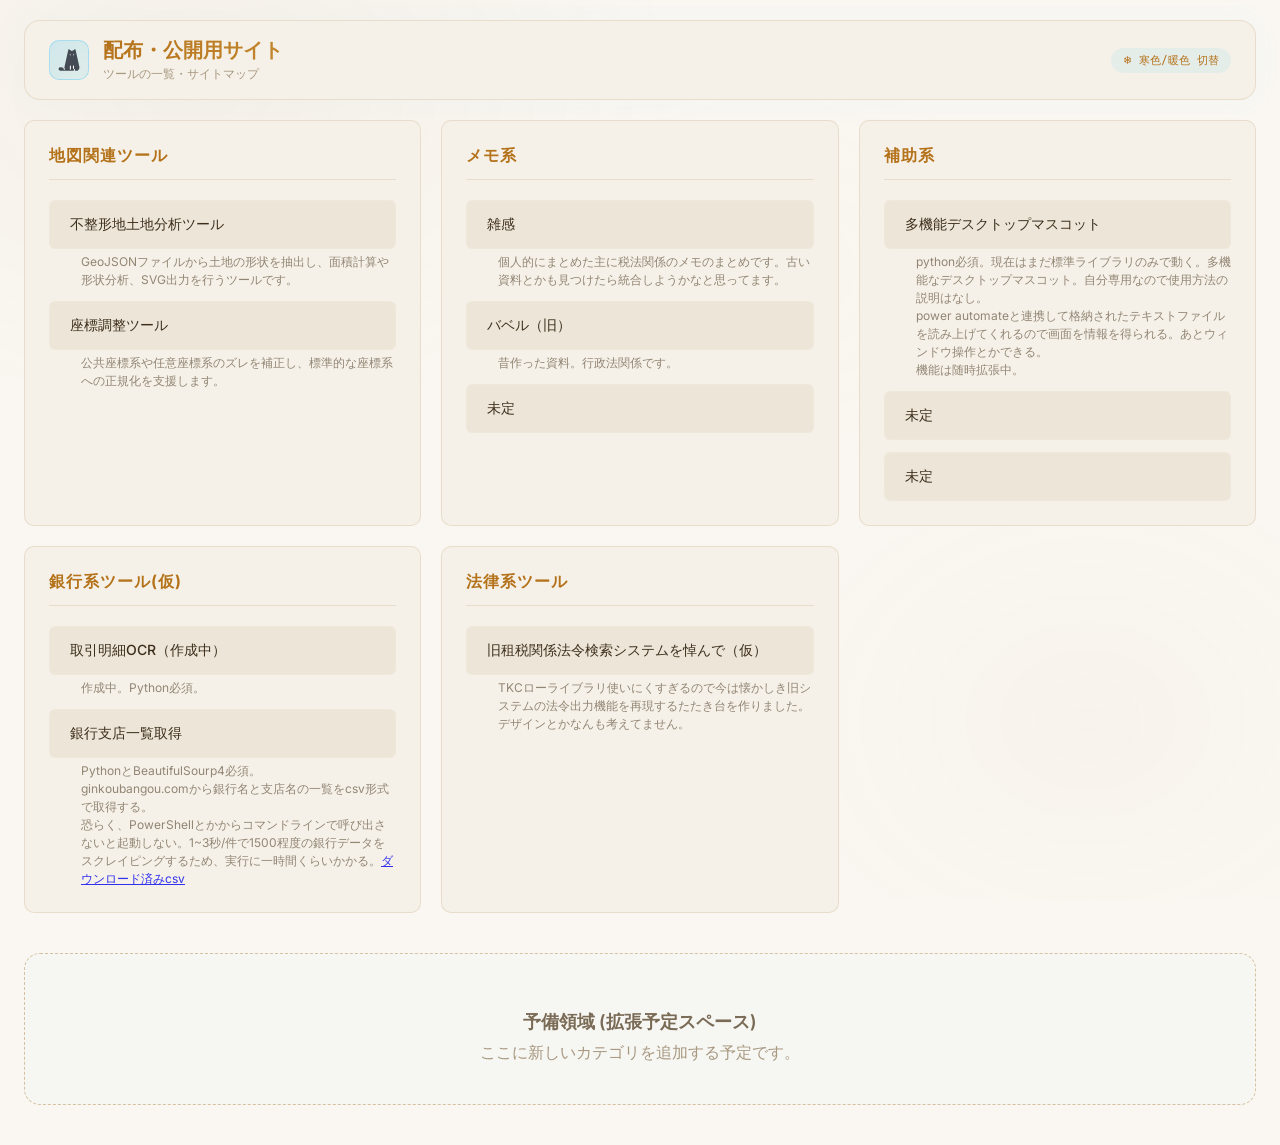
<file: index.html>
<!DOCTYPE html>
<html lang="ja">

<head>
  <meta charset="UTF-8">
  <meta name="viewport" content="width=device-width, initial-scale=1.0">
  <title>ﾈｺﾉﾃ</title>
  <style>
    @import url('https://fonts.googleapis.com/css2?family=Inter:wght@400;500;600;700&family=JetBrains+Mono:wght@400;500&display=swap');

    :root {
      --bg-primary: #080c14;
      --bg-secondary: #0f1520;
      --bg-tertiary: #161d2e;
      --surface-glass: rgba(15, 21, 32, 0.82);
      --border-primary: rgba(56, 189, 248, 0.15);
      --border-active: rgba(56, 189, 248, 0.45);
      --border-hover: rgba(56, 189, 248, 0.3);
      --text-primary: #e2e8f0;
      --text-secondary: #94a3b8;
      --text-muted: #475569;
      --accent-blue: #38bdf8;
      --accent-cyan: #22d3ee;
      --accent-green: #4ade80;
      --accent-orange: #fb923c;
      --accent-red: #f87171;
      --accent-purple: #c084fc;
      --accent-yellow: #fbbf24;
      --radius-sm: 6px;
      --radius-md: 10px;
      --radius-lg: 16px;
      --shadow-lg: 0 8px 40px rgba(0, 0, 0, 0.6);
      --transition-fast: 0.12s ease;
      --transition-normal: 0.22s ease;
      --font-mono: 'JetBrains Mono', 'Fira Code', 'Consolas', monospace;
      --font-body: 'Inter', 'Segoe UI', -apple-system, sans-serif;
    }

    /* ── Theme: Warm ── */
    body.theme-warm {
      --bg-primary: #faf7f2;
      --bg-secondary: #f5f0e8;
      --bg-tertiary: #ede6d8;
      --surface-glass: rgba(245, 240, 232, 0.92);
      --border-primary: rgba(180, 140, 80, 0.2);
      --border-active: rgba(180, 140, 80, 0.5);
      --border-hover: rgba(180, 140, 80, 0.35);
      --text-primary: #3d2e1c;
      --text-secondary: #7a6b57;
      --text-muted: #a89880;
      --accent-blue: #b4721a;
      --accent-cyan: #c4872e;
      --accent-green: #2d8a56;
      --accent-orange: #d97706;
      --accent-red: #dc2626;
      --shadow-lg: 0 8px 40px rgba(60, 40, 10, 0.15);
    }

    body.theme-warm::before {
      background: radial-gradient(ellipse 700px 500px at 15% 10%, rgba(180, 140, 80, .06)0%, transparent 70%), radial-gradient(ellipse 500px 400px at 85% 80%, rgba(200, 160, 100, .04)0%, transparent 70%), radial-gradient(ellipse 400px 300px at 60% 30%, rgba(220, 180, 120, .03)0%, transparent 70%)
    }

    body.theme-warm .btn-primary {
      background: linear-gradient(135deg, #b4721a, #c4872e);
      box-shadow: 0 2px 14px rgba(180, 114, 26, .3)
    }

    body.theme-warm .app-header h1 {
      background: linear-gradient(120deg, #b4721a, #c4872e);
      -webkit-background-clip: text;
      background-clip: text
    }

    *,
    *::before,
    *::after {
      box-sizing: border-box;
      margin: 0;
      padding: 0
    }

    body {
      font-family: var(--font-body);
      background: var(--bg-primary);
      color: var(--text-primary);
      min-height: 100vh;
      overflow-x: hidden;
      transition: background 0.5s ease;
    }

    body::before {
      content: '';
      position: fixed;
      inset: 0;
      background: radial-gradient(ellipse 700px 500px at 15% 10%, rgba(56, 189, 248, .07)0%, transparent 70%), radial-gradient(ellipse 500px 400px at 85% 80%, rgba(34, 211, 238, .05)0%, transparent 70%), radial-gradient(ellipse 400px 300px at 60% 30%, rgba(192, 132, 252, .04)0%, transparent 70%);
      pointer-events: none;
      z-index: 0
    }

    .app-container {
      position: relative;
      z-index: 1;
      max-width: 1440px;
      margin: 0 auto;
      padding: 20px 24px 40px
    }

    /* Header */
    .app-header {
      display: flex;
      align-items: center;
      justify-content: space-between;
      margin-bottom: 20px;
      padding: 16px 24px;
      background: var(--surface-glass);
      backdrop-filter: blur(16px);
      border: 1px solid var(--border-primary);
      border-radius: var(--radius-lg);
      box-shadow: 0 0 30px rgba(56, 189, 248, .05)
    }

    .header-title-group {
      display: flex;
      align-items: center;
      gap: 14px
    }

    .header-icon {
      width: 40px;
      height: 40px;
      background: linear-gradient(135deg, rgba(56, 189, 248, .2), rgba(34, 211, 238, .1));
      border: 1px solid rgba(56, 189, 248, .3);
      border-radius: 10px;
      display: flex;
      align-items: center;
      justify-content: center
    }

    .header-icon svg {
      width: 22px;
      height: 22px;
    }

    .app-header h1 {
      font-size: 20px;
      font-weight: 700;
      background: linear-gradient(120deg, var(--accent-blue), var(--accent-cyan));
      -webkit-background-clip: text;
      -webkit-text-fill-color: transparent;
      background-clip: text
    }

    .app-header p {
      color: var(--text-muted);
      font-size: 12px;
      margin-top: 2px
    }

    /* Theme toggle button */
    .theme-toggle {
      display: flex;
      align-items: center;
      gap: 6px;
      padding: 5px 12px;
      background: rgba(56, 189, 248, .08);
      border: 1px solid rgba(56, 189, 248, .2);
      border-radius: 100px;
      font-size: 11px;
      color: var(--accent-blue);
      font-family: var(--font-mono);
      cursor: pointer;
      transition: all var(--transition-normal);
      white-space: nowrap;
      border: none;
      outline: none;
    }

    .theme-toggle:hover {
      background: rgba(56, 189, 248, 0.15);
      border-color: rgba(56, 189, 248, 0.4)
    }

    /* Grid & Cards */
    .controls-grid {
      display: grid;
      grid-template-columns: repeat(auto-fit, minmax(320px, 1fr));
      gap: 20px;
      margin-bottom: 24px
    }

    .control-card {
      background: var(--surface-glass);
      backdrop-filter: blur(12px);
      border: 1px solid var(--border-primary);
      border-radius: var(--radius-md);
      padding: 24px;
      transition: all var(--transition-normal);
      min-width: 0;
      overflow: hidden;
      display: flex;
      flex-direction: column;
    }

    .control-card:hover {
      border-color: var(--border-hover);
      box-shadow: 0 0 20px rgba(56, 189, 248, .06);
      transform: translateY(-2px);
    }

    .card-label {
      display: flex;
      align-items: center;
      gap: 10px;
      font-size: 16px;
      letter-spacing: 1px;
      color: var(--accent-blue);
      margin-bottom: 20px;
      font-weight: 700;
      border-bottom: 1px solid var(--border-primary);
      padding-bottom: 12px;
    }

    .card-icon {
      font-size: 20px;
    }

    /* Links list */
    .link-list {
      list-style: none;
      padding: 0;
      margin: 0;
      display: flex;
      flex-direction: column;
      gap: 12px;
      flex-grow: 1;
    }

    .link-list li {
      width: 100%;
    }

    /* Buttons */
    .btn {
      display: inline-flex;
      align-items: center;
      justify-content: flex-start;
      gap: 12px;
      padding: 14px 20px;
      border: 1px solid transparent;
      border-radius: var(--radius-sm);
      font-size: 14px;
      font-weight: 500;
      cursor: pointer;
      transition: all var(--transition-normal);
      font-family: inherit;
      white-space: nowrap;
      position: relative;
      overflow: hidden;
      border: none;
      outline: none;
      text-decoration: none;
      width: 100%;
    }

    .btn-secondary {
      background: var(--bg-tertiary);
      color: var(--text-primary);
      border: 1px solid rgba(255, 255, 255, .08)
    }

    .btn-secondary:hover {
      background: rgba(56, 189, 248, .08);
      border-color: rgba(56, 189, 248, .25);
      color: var(--accent-blue);
      transform: translateX(4px);
    }

    .btn-icon {
      width: 20px;
      height: 20px;
      display: inline-flex;
      align-items: center;
      justify-content: center;
      opacity: 0.8;
      font-size: 16px;
    }

    /* Future expansion */
    .future-area {
      margin-top: 40px;
      padding: 40px 20px;
      background: rgba(56, 189, 248, 0.02);
      border: 1px dashed var(--border-active);
      border-radius: var(--radius-lg);
      text-align: center;
      color: var(--text-muted);
      transition: all var(--transition-normal);
    }

    .future-area:hover {
      background: rgba(56, 189, 248, 0.04);
    }

    .future-icon {
      font-size: 32px;
      margin-bottom: 16px;
      opacity: 0.8;
    }

    .future-area h3 {
      font-size: 18px;
      color: var(--text-secondary);
      margin-bottom: 8px;
      font-weight: 600;
    }

    /* Toast */
    .toast {
      position: fixed;
      bottom: 28px;
      right: 28px;
      padding: 11px 18px;
      border-radius: var(--radius-sm);
      font-size: 13px;
      font-weight: 500;
      z-index: 9999;
      transform: translateY(120px);
      opacity: 0;
      transition: all .28s cubic-bezier(.34, 1.56, .64, 1);
      box-shadow: var(--shadow-lg);
      background: linear-gradient(135deg, #0284c7, #38bdf8);
      color: #fff;
    }

    .toast.show {
      transform: translateY(0);
      opacity: 1
    }

    .tool-description {
      font-size: 12px;
      color: var(--text-secondary);
      margin-top: 4px;
      margin-left: 32px;
      line-height: 1.5;
      opacity: 0.8;
    }

    @media(max-width:900px) {
      .controls-grid {
        grid-template-columns: 1fr
      }
    }
  </style>
</head>

<body class="theme-warm">
  <div class="app-container">
    <!-- Header -->
    <header class="app-header">
      <div class="header-title-group">
        <div class="header-icon">
          <!-- header-icon.svg inline -->
          <svg xmlns="http://www.w3.org/2000/svg" viewBox="0 0 128 128" width="50px" height="50px">
            <path fill="#444b54"
              d="M124.3,102.6L101.9,3.3c-0.3-1.5-1.7-2.5-3.3-2.3c-0.7,0.1-1.3,0.4-1.7,0.9c-0.8,0.8-2.6,2.6-4,4 c-2.9,2.9-6.7,4.8-10.8,5c-4.7,0.3-9.2-1.4-12.5-4.7l-4.3-4.3c-0.5-0.5-1.1-0.8-1.7-0.9c-1.6-0.2-3,0.9-3.3,2.3L38,102.6 c-0.6,2.7-0.8,5.6-0.3,8.2l-2.9,1.3l-3.3-2.7l-15.1-3.5c-3.2-0.7-6.5,0-9.1,2.1c-2.7,2.2-4.2,5.5-4,9c0.3,5.7,5.3,10.1,11.1,10.1 h75.7c0.8,0,1.5-0.2,2.2-0.5l3-1.5l3.4,2h5.8c6,0,11.7-2.4,15.6-6.9C124.1,115.2,125.7,108.8,124.3,102.6z" />
            <path fill="#fff"
              d="M34.1 118.8c.5 1 1.6 1.6 2.7 1.6.5 0 .9-.1 1.4-.3 1.5-.8 2.1-2.6 1.3-4-.9-1.7-1.5-3.5-1.8-5.3l-6.2-1.4C31.7 112.7 32.6 115.8 34.1 118.8zM90 127h8.5c.3-.9.5-1.9.5-3 0-3.9-2.5-7.2-6-8.5L92.9 99c0-1.7-1.4-3-3-3-1.7 0-3 1.4-3-3l.1 18.6c0 .1 0 .2 0 .4 0 1.7 1.3 3 3 3s3 1.3 3 3S91.7 127 90 127zM72 120.4c-1.7 0-3-1.3-3-3L68.9 99c0-1.7 1.3-3 3-3l0 0c1.7 0 3 1.3 3 3l.1 18.4C75 119.1 73.7 120.4 72 120.4L72 120.4zM71 31A3 3 0 1 0 71 37 3 3 0 1 0 71 31zM91 31A3 3 0 1 0 91 37 3 3 0 1 0 91 31z" />
          </svg>
        </div>
        <div>
          <h1>配布・公開用サイト</h1>
          <p>ツールの一覧・サイトマップ</p>
        </div>
      </div>
      <div style="display:flex;align-items:center;gap:10px">
        <button class="theme-toggle" id="btn-theme">❄ 寒色/暖色 切替</button>
      </div>
    </header>

    <!-- Sitemap Grid -->
    <div class="controls-grid">

      <!-- 地図 (Map) -->
      <div class="control-card">
        <div class="card-label">
          地図関連ツール
        </div>
        <ul class="link-list">
          <li>
            <!-- 実際のファイルへのリンク -->
            <a href="https://tanuki483.github.io/map1/analyzer.html" class="btn btn-secondary">
              不整形地土地分析ツール
            </a>
            <p class="tool-description">GeoJSONファイルから土地の形状を抽出し、面積計算や形状分析、SVG出力を行うツールです。</p>
          </li>
          <li>
            <a href="https://tanuki483.github.io/map1/coord_adjuster.html" class="btn btn-secondary">
              座標調整ツール
            </a>
            <p class="tool-description">公共座標系や任意座標系のズレを補正し、標準的な座標系への正規化を支援します。</p>
          </li>
        </ul>
      </div>


      <!-- メモ系 (Memo Tree) -->
      <div class="control-card">
        <div class="card-label">
          メモ系
        </div>
        <ul class="link-list">
          <li>
            <a href="https://tanuki483.github.io/map1/coulomb.html" target="_blank" class="btn btn-secondary">
              雑感
            </a>
            <p class="tool-description">個人的にまとめた主に税法関係のメモのまとめです。古い資料とかも見つけたら統合しようかなと思ってます。</p>
          </li>
          <li>
            <a href="https://tanuki483.github.io/-/" target="_blank" class="btn btn-secondary">
              バベル（旧）
            </a>
            <p class="tool-description">昔作った資料。行政法関係です。</p>
          </li>
          <li>
            <a target="_blank" class="btn btn-secondary">
              未定
            </a>
          </li>
        </ul>
      </div>


      <!-- 補助系 (Support Tree) -->
      <div class="control-card">
        <div class="card-label">
          補助系
        </div>
        <ul class="link-list">
          <li>
            <a href="https://github.com/tanuki483/assistant" target="_blank" class="btn btn-secondary">
              多機能デスクトップマスコット
            </a>
            <p class="tool-description">python必須。現在はまだ標準ライブラリのみで動く。多機能なデスクトップマスコット。自分専用なので使用方法の説明はなし。<br>power automateと連携して格納されたテキストファイルを読み上げてくれるので画面を情報を得られる。あとウィンドウ操作とかできる。<br>機能は随時拡張中。</p>
          </li>
          <li>
            <a target="_blank" class="btn btn-secondary">
              未定
            </a>
          </li>
          <li>
            <a target="_blank" class="btn btn-secondary">
              未定
            </a>
          </li>
        </ul>
      </div>


      <!-- OCR (Law) -->
      <div class="control-card">
        <div class="card-label">
          銀行系ツール(仮)
        </div>
        <ul class="link-list">
          <li>
            <!-- 実際のファイルへのリンク -->
            <a href="https://github.com/tanuki483/map1/tree/main/BankStatementOcrToExcelInLocal" class="btn btn-secondary">
              取引明細OCR（作成中）
            </a>
            <p class="tool-description">作成中。Python必須。</p>
          </li>
          <li>
            <!-- 実際のファイルへのリンク -->
            <a href="https://github.com/tanuki483/map1/tree/main/extract.py" class="btn btn-secondary">
              銀行支店一覧取得
            </a>
            <p class="tool-description">PythonとBeautifulSourp4必須。<br>ginkoubangou.comから銀行名と支店名の一覧をcsv形式で取得する。<br>恐らく、PowerShellとかからコマンドラインで呼び出さないと起動しない。1~3秒/件で1500程度の銀行データをスクレイピングするため、実行に一時間くらいかかる。<a href="https://github.com/tanuki483/map1/tree/main/bank_branches.csv">ダウンロード済みcsv</a></p>
          </li>
        </ul>
      </div>

      <!-- OCR (Law) -->
      <div class="control-card">
        <div class="card-label">
          法律系ツール
        </div>
        <ul class="link-list">
          <li>
            <!-- 実際のファイルへのリンク -->
            <a href="https://tanuki483.github.io/map1/hourei_docx_maker.html" class="btn btn-secondary">
              旧租税関係法令検索システムを悼んで（仮）
            </a>
            <p class="tool-description">TKCローライブラリ使いにくすぎるので今は懐かしき旧システムの法令出力機能を再現するたたき台を作りました。デザインとかなんも考えてません。</p>
          </li>
        </ul>
      </div>

    </div>

    <!-- Future Expansion -->
    <div class="future-area">
      <div class="future-icon"></div>
      <h3>予備領域 (拡張予定スペース)</h3>
      <p>ここに新しいカテゴリを追加する予定です。</p>
    </div>

  </div>

  <div id="toast" class="toast">メッセージが表示されます</div>

  <script>
    document.addEventListener('DOMContentLoaded', () => {
      // Theme Toggle Logic
      const themeBtn = document.getElementById('btn-theme');
      themeBtn.addEventListener('click', () => {
        document.body.classList.toggle('theme-warm');
        const isWarm = document.body.classList.contains('theme-warm');
        themeBtn.textContent = isWarm ? '❄ 寒色に切替' : '☀️ 暖色に切替';
        showToast(isWarm ? '暖色テーマを適用しました' : '寒色テーマを適用しました');
      });

      // Toast Logic
      function showToast(msg) {
        const toast = document.getElementById('toast');
        toast.textContent = msg;
        toast.classList.add('show');
        setTimeout(() => toast.classList.remove('show'), 3000);
      }
    });
  </script>
</body>

</html>
</file>
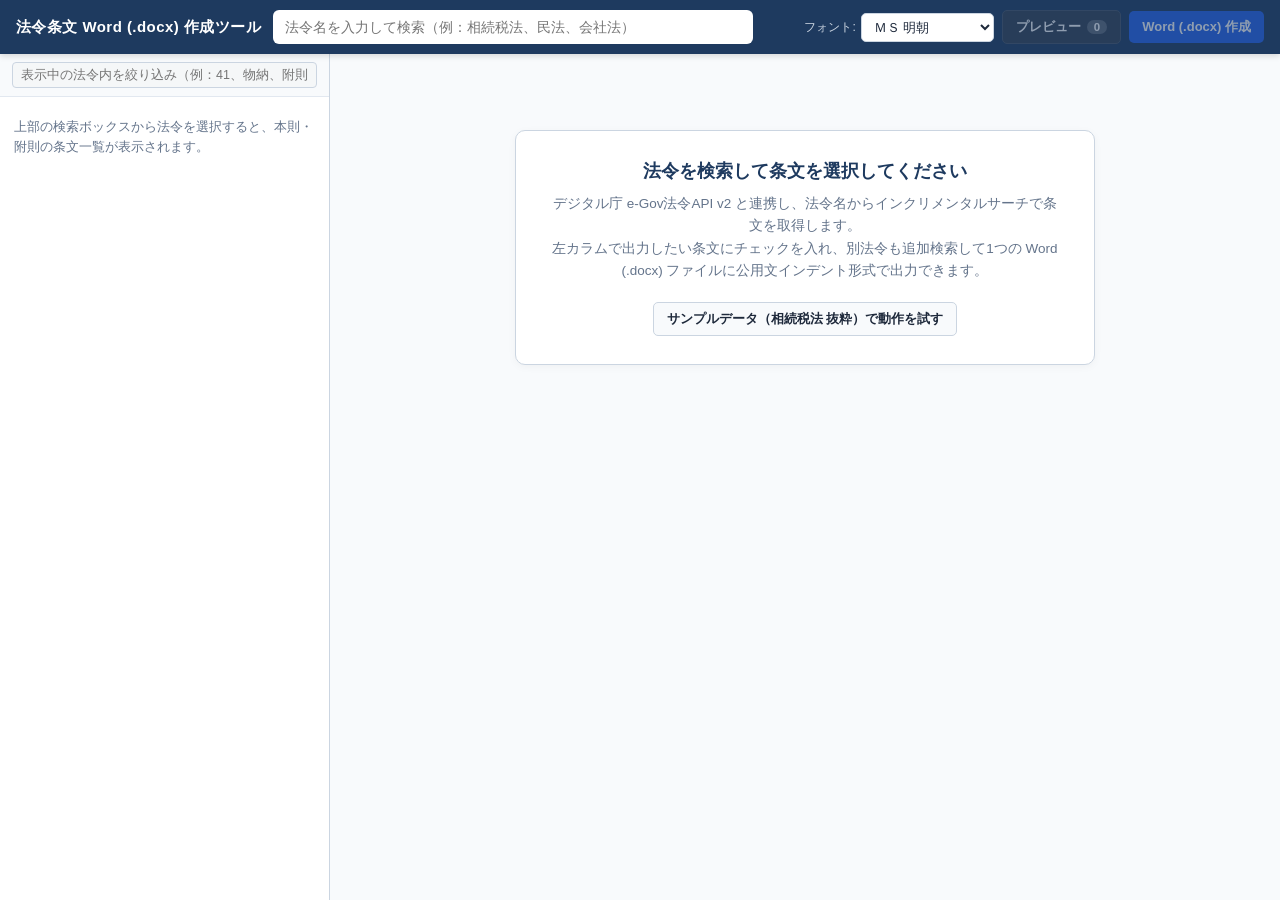
<file: hourei_docx_maker.html>
<!DOCTYPE html>
<html lang="ja">
<head>
<meta charset="UTF-8">
<meta name="viewport" content="width=device-width, initial-scale=1.0">
<title>法令条文 Word (.docx) 作成ツール</title>
<style>
  :root {
    --primary: #1e3a5f;
    --primary-hover: #152c4a;
    --accent: #2563eb;
    --accent-light: #eff6ff;
    --accent-border: #bfdbfe;
    --bg: #f1f5f9;
    --surface: #ffffff;
    --border: #cbd5e1;
    --border-light: #e2e8f0;
    --text: #1e293b;
    --text-muted: #64748b;
    --danger: #dc2626;
    --success: #059669;
    --doc-font: "ＭＳ 明朝", "MS Mincho", "Hiragino Mincho ProN", "Yu Mincho", serif;
    --doc-size: 10.5pt;
  }

  * {
    box-sizing: border-box;
  }

  html, body {
    margin: 0;
    padding: 0;
    height: 100%;
    overflow: hidden;
    font-family: "Meiryo", "Yu Gothic UI", "Hiragino Kaku Gothic ProN", sans-serif;
    color: var(--text);
    background: var(--bg);
    font-size: 14px;
  }

  /* App Shell */
  .app {
    display: flex;
    flex-direction: column;
    height: 100vh;
  }

  /* Header / Toolbar */
  .header {
    background: var(--primary);
    color: #fff;
    padding: 10px 16px;
    display: flex;
    align-items: center;
    gap: 12px;
    flex-wrap: wrap;
    box-shadow: 0 2px 6px rgba(0, 0, 0, 0.15);
    z-index: 30;
  }

  .app-title {
    font-size: 15px;
    font-weight: 700;
    letter-spacing: 0.03em;
    white-space: nowrap;
    display: flex;
    align-items: center;
    gap: 6px;
  }

  /* Search Box */
  .search-wrap {
    position: relative;
    flex: 1 1 300px;
    max-width: 480px;
    min-width: 220px;
  }

  .search-input-box {
    display: flex;
    align-items: center;
    background: #fff;
    border-radius: 6px;
    overflow: hidden;
    border: 2px solid transparent;
    transition: border-color 0.15s;
  }

  .search-input-box:focus-within {
    border-color: #60a5fa;
  }

  .search-input {
    width: 100%;
    border: none;
    outline: none;
    padding: 7px 10px;
    font-size: 14px;
    color: var(--text);
    background: transparent;
  }

  .search-clear-btn {
    border: none;
    background: transparent;
    color: var(--text-muted);
    cursor: pointer;
    padding: 0 8px;
    font-size: 16px;
    display: none;
  }

  .search-clear-btn.visible {
    display: inline-block;
  }

  .search-spinner {
    width: 16px;
    height: 16px;
    border: 2px solid #cbd5e1;
    border-top-color: var(--accent);
    border-radius: 50%;
    animation: spin 0.7s linear infinite;
    margin-right: 8px;
    display: none;
  }

  .search-spinner.visible {
    display: inline-block;
  }

  @keyframes spin {
    to { transform: rotate(360deg); }
  }

  .suggest-list {
    position: absolute;
    top: calc(100% + 4px);
    left: 0;
    right: 0;
    background: #fff;
    color: var(--text);
    border: 1px solid var(--border);
    border-radius: 6px;
    box-shadow: 0 10px 25px rgba(0, 0, 0, 0.2);
    max-height: 360px;
    overflow-y: auto;
    z-index: 100;
    display: none;
  }

  .suggest-list.open {
    display: block;
  }

  .suggest-item {
    padding: 8px 12px;
    cursor: pointer;
    border-bottom: 1px solid var(--border-light);
    display: flex;
    flex-direction: column;
    gap: 2px;
  }

  .suggest-item:last-child {
    border-bottom: none;
  }

  .suggest-item:hover,
  .suggest-item.highlighted {
    background: var(--accent-light);
  }

  .suggest-title {
    font-weight: 600;
    font-size: 13.5px;
    color: var(--text);
    display: flex;
    align-items: center;
    gap: 6px;
  }

  .suggest-meta {
    font-size: 11.5px;
    color: var(--text-muted);
  }

  .badge-repealed {
    font-size: 10px;
    background: #fee2e2;
    color: #b91c1c;
    padding: 1px 5px;
    border-radius: 3px;
    font-weight: 600;
  }

  .suggest-msg {
    padding: 12px;
    font-size: 13px;
    color: var(--text-muted);
    text-align: center;
  }

  /* Toolbar Controls */
  .toolbar-controls {
    display: flex;
    align-items: center;
    gap: 8px;
    margin-left: auto;
    flex-wrap: wrap;
  }

  .control-label {
    font-size: 12px;
    color: #cbd5e1;
    display: flex;
    align-items: center;
    gap: 5px;
  }

  .toolbar-select {
    background: #fff;
    color: var(--text);
    border: 1px solid var(--border);
    border-radius: 5px;
    padding: 5px 8px;
    font-size: 13px;
    cursor: pointer;
  }

  .btn {
    border: none;
    border-radius: 5px;
    padding: 7px 13px;
    font-size: 13px;
    font-weight: 600;
    cursor: pointer;
    display: inline-flex;
    align-items: center;
    gap: 6px;
    transition: background 0.15s, opacity 0.15s;
    white-space: nowrap;
  }

  .btn:disabled {
    opacity: 0.5;
    cursor: not-allowed;
  }

  .btn-secondary {
    background: #334155;
    color: #fff;
    border: 1px solid #475569;
  }

  .btn-secondary:hover:not(:disabled) {
    background: #475569;
  }

  .btn-primary {
    background: #2563eb;
    color: #fff;
  }

  .btn-primary:hover:not(:disabled) {
    background: #1d4ed8;
  }

  .btn-success {
    background: #059669;
    color: #fff;
  }

  .btn-success:hover:not(:disabled) {
    background: #047857;
  }

  .btn-light {
    background: #f8fafc;
    color: var(--text);
    border: 1px solid var(--border);
  }

  .btn-light:hover:not(:disabled) {
    background: #e2e8f0;
  }

  .count-pill {
    background: rgba(255, 255, 255, 0.22);
    padding: 1px 7px;
    border-radius: 10px;
    font-size: 11.5px;
  }

  /* Selected Laws Bar */
  .selected-laws-bar {
    background: #e2e8f0;
    border-bottom: 1px solid var(--border);
    padding: 6px 16px;
    display: none;
    align-items: center;
    gap: 8px;
    flex-wrap: wrap;
    z-index: 20;
  }

  .selected-laws-bar.visible {
    display: flex;
  }

  .selected-bar-label {
    font-size: 12px;
    font-weight: 700;
    color: #334155;
    white-space: nowrap;
  }

  .law-chip {
    display: inline-flex;
    align-items: center;
    gap: 4px;
    background: #fff;
    border: 1px solid var(--border);
    border-radius: 16px;
    padding: 3px 8px 3px 10px;
    font-size: 12.5px;
    box-shadow: 0 1px 2px rgba(0, 0, 0, 0.05);
  }

  .law-chip.active-law {
    border-color: var(--accent);
    background: var(--accent-light);
  }

  .law-chip-name {
    cursor: pointer;
    font-weight: 600;
    color: var(--primary);
  }

  .law-chip-name:hover {
    text-decoration: underline;
  }

  .law-chip-count {
    font-size: 11px;
    color: var(--text-muted);
  }

  .chip-icon-btn {
    border: none;
    background: transparent;
    color: var(--text-muted);
    cursor: pointer;
    padding: 1px 3px;
    font-size: 12px;
    border-radius: 3px;
    line-height: 1;
  }

  .chip-icon-btn:hover:not(:disabled) {
    background: #e2e8f0;
    color: var(--text);
  }

  .chip-icon-btn.remove:hover {
    background: #fee2e2;
    color: var(--danger);
  }

  .chip-icon-btn:disabled {
    opacity: 0.3;
    cursor: default;
  }

  /* Main 2-Column Workspace */
  .workspace {
    flex: 1;
    display: flex;
    min-height: 0;
    overflow: hidden;
  }

  /* Left Column: Article List */
  .left-pane {
    width: 330px;
    min-width: 260px;
    max-width: 45vw;
    background: var(--surface);
    border-right: 1px solid var(--border);
    display: flex;
    flex-direction: column;
    min-height: 0;
  }

  .left-pane-header {
    padding: 8px 12px;
    border-bottom: 1px solid var(--border-light);
    background: #f8fafc;
    display: flex;
    flex-direction: column;
    gap: 6px;
  }

  .left-filter-input {
    width: 100%;
    padding: 5px 8px;
    border: 1px solid var(--border);
    border-radius: 4px;
    font-size: 12.5px;
    outline: none;
  }

  .left-filter-input:focus {
    border-color: var(--accent);
  }

  .left-list-scroll {
    flex: 1;
    overflow-y: auto;
    padding: 0;
  }

  .select-all-row {
    display: flex;
    align-items: center;
    gap: 8px;
    padding: 9px 12px;
    background: #f1f5f9;
    border-bottom: 1px solid var(--border);
    font-size: 12.5px;
    font-weight: 700;
    color: #334155;
    user-select: none;
    cursor: pointer;
  }

  .select-all-row:hover {
    background: #e2e8f0;
  }

  .select-all-row.bottom {
    border-bottom: none;
    border-top: 1px solid var(--border);
  }

  .select-all-row input[type="checkbox"] {
    width: 16px;
    height: 16px;
    cursor: pointer;
    accent-color: var(--accent);
    margin: 0;
  }

  .section-divider {
    background: #e2e8f0;
    color: #334155;
    font-size: 11.5px;
    font-weight: 700;
    padding: 5px 12px;
    border-top: 1px solid var(--border);
    border-bottom: 1px solid var(--border);
    position: sticky;
    top: 0;
    z-index: 2;
  }

  .article-nav-item {
    display: flex;
    align-items: flex-start;
    gap: 8px;
    padding: 7px 12px 7px 10px;
    border-bottom: 1px solid var(--border-light);
    border-left: 3px solid transparent;
    transition: background 0.1s;
  }

  .article-nav-item:hover {
    background: #f8fafc;
  }

  .article-nav-item.checked {
    background: #f0f7ff;
  }

  .article-nav-item.active {
    border-left-color: var(--accent);
    background: #dbeafe;
  }

  .article-nav-cb {
    margin-top: 2px;
    width: 16px;
    height: 16px;
    cursor: pointer;
    flex-shrink: 0;
    accent-color: var(--accent);
  }

  .article-nav-link {
    flex: 1;
    cursor: pointer;
    min-width: 0;
    line-height: 1.35;
  }

  .article-nav-num {
    font-weight: 600;
    font-size: 13px;
    color: var(--text);
    display: block;
  }

  .article-nav-caption {
    font-size: 11.5px;
    color: var(--text-muted);
    display: block;
    white-space: nowrap;
    overflow: hidden;
    text-overflow: ellipsis;
  }

  /* Right Column: Law Body */
  .right-pane {
    flex: 1;
    display: flex;
    flex-direction: column;
    min-width: 0;
    min-height: 0;
    background: #f8fafc;
  }

  .law-meta-header {
    background: var(--surface);
    border-bottom: 1px solid var(--border);
    padding: 10px 20px;
    display: none;
    align-items: baseline;
    justify-content: space-between;
    gap: 12px;
    flex-wrap: wrap;
  }

  .law-meta-header.visible {
    display: flex;
  }

  .law-meta-title {
    font-size: 16px;
    font-weight: 700;
    color: var(--primary);
  }

  .law-meta-sub {
    font-size: 12px;
    color: var(--text-muted);
  }

  .right-body-scroll {
    flex: 1;
    overflow-y: auto;
    padding: 20px 28px 80px;
  }

  /* Empty / Loading State */
  .empty-state {
    max-width: 580px;
    margin: 56px auto;
    background: var(--surface);
    border: 1px solid var(--border);
    border-radius: 10px;
    padding: 28px 32px;
    text-align: center;
    box-shadow: 0 2px 8px rgba(0, 0, 0, 0.04);
  }

  .empty-state h2 {
    margin: 0 0 10px;
    font-size: 18px;
    color: var(--primary);
  }

  .empty-state p {
    margin: 0 0 14px;
    color: var(--text-muted);
    line-height: 1.65;
    font-size: 13.5px;
  }

  .sample-hint-btn {
    margin-top: 6px;
  }

  .error-banner {
    background: #fef2f2;
    border: 1px solid #fecaca;
    color: #991b1b;
    padding: 12px 16px;
    border-radius: 6px;
    margin-bottom: 16px;
    font-size: 13px;
    line-height: 1.5;
  }

  /* Article Cards in Right Pane */
  .law-section-heading {
    margin: 22px 0 10px;
    padding: 6px 12px;
    background: #e2e8f0;
    border-left: 4px solid var(--primary);
    font-size: 13.5px;
    font-weight: 700;
    color: var(--primary);
    border-radius: 0 4px 4px 0;
  }

  .law-section-heading:first-child {
    margin-top: 0;
  }

  .article-card {
    background: var(--surface);
    border: 1px solid var(--border-light);
    border-left: 4px solid transparent;
    border-radius: 6px;
    padding: 14px 20px;
    margin-bottom: 12px;
    box-shadow: 0 1px 2px rgba(0, 0, 0, 0.03);
    transition: border-color 0.15s, background 0.15s;
  }

  .article-card.checked {
    border-left-color: var(--accent);
    background: #fcfdff;
  }

  .article-card-toolbar {
    display: flex;
    justify-content: flex-end;
    margin-bottom: 4px;
  }

  .article-inline-toggle {
    font-size: 12px;
    color: var(--text-muted);
    display: inline-flex;
    align-items: center;
    gap: 5px;
    cursor: pointer;
    user-select: none;
    padding: 2px 6px;
    border-radius: 4px;
  }

  .article-inline-toggle:hover {
    background: #f1f5f9;
  }

  .article-inline-toggle input {
    accent-color: var(--accent);
    cursor: pointer;
  }

  /* Official Japanese Legal Formatting (Koyobun Indent) */
  .legal-doc {
    font-family: var(--doc-font);
    font-size: var(--doc-size);
    line-height: 1.65;
    color: #000;
    word-break: break-all;
    overflow-wrap: anywhere;
  }

  .legal-law-header {
    margin: 0 0 0.8em;
    padding-bottom: 0.25em;
    border-bottom: 1px solid #000;
    font-weight: normal;
  }

  .legal-suppl-header {
    margin: 1.1em 0 0.4em;
    font-weight: normal;
  }

  .legal-caption {
    margin: 0.6em 0 0;
    padding-left: 1em;
  }

  .legal-para {
    margin: 0;
  }

  .legal-para.article-gap {
    margin-top: 0.6em;
  }

  .legal-table {
    width: 100%;
    border-collapse: collapse;
    margin: 0.5em 0;
    font-size: 0.95em;
  }

  .legal-table th,
  .legal-table td {
    border: 1px solid #333;
    padding: 4px 6px;
    vertical-align: top;
  }

  /* Modal (Preview & Export) */
  .modal-backdrop {
    position: fixed;
    inset: 0;
    background: rgba(15, 23, 42, 0.6);
    display: none;
    align-items: center;
    justify-content: center;
    z-index: 200;
    padding: 20px;
  }

  .modal-backdrop.open {
    display: flex;
  }

  .modal {
    background: #e2e8f0;
    border-radius: 10px;
    width: min(980px, 96vw);
    height: min(90vh, 920px);
    display: flex;
    flex-direction: column;
    overflow: hidden;
    box-shadow: 0 20px 50px rgba(0, 0, 0, 0.35);
  }

  .modal-header {
    background: var(--primary);
    color: #fff;
    padding: 12px 18px;
    display: flex;
    align-items: center;
    justify-content: space-between;
    gap: 12px;
    flex-wrap: wrap;
  }

  .modal-title {
    font-size: 15px;
    font-weight: 700;
  }

  .modal-controls {
    background: #fff;
    border-bottom: 1px solid var(--border);
    padding: 10px 18px;
    display: flex;
    align-items: center;
    gap: 12px;
    flex-wrap: wrap;
  }

  .modal-controls label {
    font-size: 12.5px;
    color: #334155;
    display: inline-flex;
    align-items: center;
    gap: 6px;
  }

  .filename-input {
    border: 1px solid var(--border);
    border-radius: 4px;
    padding: 5px 8px;
    font-size: 13px;
    width: 220px;
  }

  .modal-body {
    flex: 1;
    overflow-y: auto;
    padding: 24px;
  }

  .a4-paper {
    background: #fff;
    width: min(210mm, 100%);
    min-height: 297mm;
    margin: 0 auto;
    padding: 25mm 25mm 28mm;
    box-shadow: 0 4px 18px rgba(0, 0, 0, 0.16);
    position: relative;
  }

  .a4-footer-note {
    text-align: center;
    font-size: 10pt;
    font-family: var(--doc-font);
    color: #333;
    margin-top: 24px;
    padding-top: 10px;
    border-top: 1px dashed #cbd5e1;
  }

  .modal-footer {
    background: #fff;
    border-top: 1px solid var(--border);
    padding: 10px 18px;
    display: flex;
    align-items: center;
    justify-content: space-between;
    gap: 10px;
    flex-wrap: wrap;
  }

  .modal-status {
    font-size: 12.5px;
    color: var(--text-muted);
  }

  .toast {
    position: fixed;
    bottom: 20px;
    right: 20px;
    background: #1e293b;
    color: #fff;
    padding: 10px 16px;
    border-radius: 6px;
    font-size: 13px;
    box-shadow: 0 6px 20px rgba(0, 0, 0, 0.25);
    opacity: 0;
    pointer-events: none;
    transform: translateY(8px);
    transition: opacity 0.2s, transform 0.2s;
    z-index: 300;
  }

  .toast.show {
    opacity: 1;
    transform: translateY(0);
  }
</style>
</head>
<body>
<div class="app">
  <!-- Header -->
  <header class="header">
    <div class="app-title">法令条文 Word (.docx) 作成ツール</div>

    <div class="search-wrap" id="searchWrap">
      <div class="search-input-box">
        <input
          type="text"
          id="lawSearchInput"
          class="search-input"
          placeholder="法令名を入力して検索（例：相続税法、民法、会社法）"
          autocomplete="off"
        >
        <div class="search-spinner" id="searchSpinner"></div>
        <button type="button" class="search-clear-btn" id="searchClearBtn" title="クリア">×</button>
      </div>
      <div class="suggest-list" id="suggestList" role="listbox"></div>
    </div>

    <div class="toolbar-controls">
      <label class="control-label">
        フォント:
        <select id="fontSelect" class="toolbar-select">
          <option value="ＭＳ 明朝" selected>ＭＳ 明朝</option>
          <option value="游明朝">游明朝</option>
          <option value="BIZ UD明朝">BIZ UD明朝</option>
          <option value="ＭＳ ゴシック">ＭＳ ゴシック</option>
          <option value="游ゴシック">游ゴシック</option>
          <option value="メイリオ">メイリオ</option>
          <option value="BIZ UDゴシック">BIZ UDゴシック</option>
        </select>
      </label>

      <button type="button" id="previewBtn" class="btn btn-secondary" disabled>
        プレビュー <span class="count-pill" id="previewCount">0</span>
      </button>
      <button type="button" id="createDocxBtn" class="btn btn-primary" disabled>
        Word (.docx) 作成
      </button>
    </div>
  </header>

  <!-- Selected Laws Bar (multi-law support) -->
  <div class="selected-laws-bar" id="selectedLawsBar">
    <span class="selected-bar-label">出力対象法令（出力順）:</span>
    <div id="selectedLawsChips" style="display:flex;align-items:center;gap:6px;flex-wrap:wrap;"></div>
  </div>

  <!-- Main 2-Column Workspace -->
  <main class="workspace">
    <!-- Left Column -->
    <aside class="left-pane">
      <div class="left-pane-header">
        <input
          type="text"
          id="articleFilterInput"
          class="left-filter-input"
          placeholder="表示中の法令内を絞り込み（例：41、物納、附則）"
          disabled
        >
      </div>
      <div class="left-list-scroll" id="leftListScroll">
        <div style="padding:20px 14px;color:#64748b;font-size:12.5px;line-height:1.6;">
          上部の検索ボックスから法令を選択すると、本則・附則の条文一覧が表示されます。
        </div>
      </div>
    </aside>

    <!-- Right Column -->
    <section class="right-pane">
      <div class="law-meta-header" id="lawMetaHeader">
        <div class="law-meta-title" id="lawMetaTitle"></div>
        <div class="law-meta-sub" id="lawMetaSub"></div>
      </div>
      <div class="right-body-scroll" id="rightBodyScroll">
        <div class="empty-state" id="emptyState">
          <h2>法令を検索して条文を選択してください</h2>
          <p>
            デジタル庁 e-Gov法令API v2 と連携し、法令名からインクリメンタルサーチで条文を取得します。<br>
            左カラムで出力したい条文にチェックを入れ、別法令も追加検索して1つの Word (.docx) ファイルに公用文インデント形式で出力できます。
          </p>
          <button type="button" id="loadSampleBtn" class="btn btn-light sample-hint-btn">
            サンプルデータ（相続税法 抜粋）で動作を試す
          </button>
        </div>
      </div>
    </section>
  </main>
</div>

<!-- Preview & Download Modal -->
<div class="modal-backdrop" id="previewModalBackdrop">
  <div class="modal" role="dialog" aria-modal="true" aria-labelledby="previewModalTitle">
    <div class="modal-header">
      <div class="modal-title" id="previewModalTitle">出力プレビュー（Word .docx）</div>
      <button type="button" id="closeModalBtn" class="btn btn-secondary" style="padding:4px 10px;">閉じる ×</button>
    </div>
    <div class="modal-controls">
      <label>
        フォント:
        <select id="modalFontSelect" class="toolbar-select">
          <option value="ＭＳ 明朝">ＭＳ 明朝</option>
          <option value="游明朝">游明朝</option>
          <option value="BIZ UD明朝">BIZ UD明朝</option>
          <option value="ＭＳ ゴシック">ＭＳ ゴシック</option>
          <option value="游ゴシック">游ゴシック</option>
          <option value="メイリオ">メイリオ</option>
          <option value="BIZ UDゴシック">BIZ UDゴシック</option>
        </select>
      </label>
      <label>
        文字サイズ:
        <select id="modalFontSizeSelect" class="toolbar-select">
          <option value="9.5">9.5 pt</option>
          <option value="10">10 pt</option>
          <option value="10.5" selected>10.5 pt</option>
          <option value="11">11 pt</option>
          <option value="12">12 pt</option>
        </select>
      </label>
      <label>
        ファイル名:
        <input type="text" id="docxFilenameInput" class="filename-input" value="関係法令抜粋">
        <span>.docx</span>
      </label>
      <button type="button" id="modalDownloadBtn" class="btn btn-success" style="margin-left:auto;">
        Word (.docx) をダウンロード
      </button>
    </div>
    <div class="modal-body">
      <div class="a4-paper">
        <div id="previewPaperContent" class="legal-doc"></div>
        <div class="a4-footer-note">※ Word出力時は各ページ下部中央に「現在ページ/総ページ数（例：1/3）」が自動挿入されます。</div>
      </div>
    </div>
    <div class="modal-footer">
      <div class="modal-status" id="modalStatusText"></div>
      <div style="display:flex;gap:8px;">
        <button type="button" id="closeModalBtnBottom" class="btn btn-light">閉じる</button>
        <button type="button" id="modalDownloadBtnBottom" class="btn btn-success">Word (.docx) をダウンロード</button>
      </div>
    </div>
  </div>
</div>

<div class="toast" id="toast"></div>

<script>
(() => {
  'use strict';

  // =========================================================================
  // 1. Constants & State
  // =========================================================================
  const API_BASE = 'https://laws.e-gov.go.jp/api/2';

  const FONT_CSS_MAP = {
    'ＭＳ 明朝': '"ＭＳ 明朝", "MS Mincho", "Hiragino Mincho ProN", "Yu Mincho", serif',
    '游明朝': '"游明朝", "Yu Mincho", "Hiragino Mincho ProN", serif',
    'BIZ UD明朝': '"BIZ UD明朝", "BIZ UDMincho", "ＭＳ 明朝", serif',
    'ＭＳ ゴシック': '"ＭＳ ゴシック", "MS Gothic", "Hiragino Kaku Gothic ProN", "Yu Gothic", sans-serif',
    '游ゴシック': '"游ゴシック", "Yu Gothic", "Hiragino Kaku Gothic ProN", sans-serif',
    'メイリオ': '"メイリオ", "Meiryo", "Hiragino Kaku Gothic ProN", sans-serif',
    'BIZ UDゴシック': '"BIZ UDゴシック", "BIZ UDGothic", "Meiryo", sans-serif'
  };

  const state = {
    currentLawId: null,
    lawCache: new Map(),       // lawId -> ParsedLaw
    selectedByLaw: new Map(),  // lawId -> Set<articleUid>
    selectedLawOrder: [],      // [lawId, ...]
    fontFamily: 'ＭＳ 明朝',
    fontSizePt: 10.5,
    suggestItems: [],
    suggestIndex: -1,
    activeArticleUid: null,
    isProgrammaticJump: false,
    jumpResetTimer: null,
    searchAbortController: null,
    searchDebounceTimer: null
  };

  // DOM References
  const el = {
    searchWrap: document.getElementById('searchWrap'),
    searchInput: document.getElementById('lawSearchInput'),
    searchClearBtn: document.getElementById('searchClearBtn'),
    searchSpinner: document.getElementById('searchSpinner'),
    suggestList: document.getElementById('suggestList'),
    fontSelect: document.getElementById('fontSelect'),
    previewBtn: document.getElementById('previewBtn'),
    previewCount: document.getElementById('previewCount'),
    createDocxBtn: document.getElementById('createDocxBtn'),
    selectedLawsBar: document.getElementById('selectedLawsBar'),
    selectedLawsChips: document.getElementById('selectedLawsChips'),
    articleFilterInput: document.getElementById('articleFilterInput'),
    leftListScroll: document.getElementById('leftListScroll'),
    lawMetaHeader: document.getElementById('lawMetaHeader'),
    lawMetaTitle: document.getElementById('lawMetaTitle'),
    lawMetaSub: document.getElementById('lawMetaSub'),
    rightBodyScroll: document.getElementById('rightBodyScroll'),
    loadSampleBtn: document.getElementById('loadSampleBtn'),
    modalBackdrop: document.getElementById('previewModalBackdrop'),
    closeModalBtn: document.getElementById('closeModalBtn'),
    closeModalBtnBottom: document.getElementById('closeModalBtnBottom'),
    modalFontSelect: document.getElementById('modalFontSelect'),
    modalFontSizeSelect: document.getElementById('modalFontSizeSelect'),
    docxFilenameInput: document.getElementById('docxFilenameInput'),
    modalDownloadBtn: document.getElementById('modalDownloadBtn'),
    modalDownloadBtnBottom: document.getElementById('modalDownloadBtnBottom'),
    previewPaperContent: document.getElementById('previewPaperContent'),
    modalStatusText: document.getElementById('modalStatusText'),
    toast: document.getElementById('toast')
  };

  // =========================================================================
  // 2. Utilities: Kanji Numbers, Koyobun Width/Number Formatting, Toast
  // =========================================================================
  const KANJI_DIGITS = ['〇', '一', '二', '三', '四', '五', '六', '七', '八', '九'];

  function intToKanji(num) {
    const n = parseInt(num, 10);
    if (isNaN(n) || n < 0) return String(num);
    if (n === 0) return '〇';
    if (n >= 10000) {
      const man = Math.floor(n / 10000);
      const rem = n % 10000;
      return intToKanji(man) + '万' + (rem > 0 ? intToKanji(rem) : '');
    }
    let res = '';
    const thousands = Math.floor(n / 1000);
    const hundreds = Math.floor((n % 1000) / 100);
    const tens = Math.floor((n % 100) / 10);
    const ones = n % 10;

    if (thousands > 0) res += (thousands === 1 ? '' : KANJI_DIGITS[thousands]) + '千';
    if (hundreds > 0) res += (hundreds === 1 ? '' : KANJI_DIGITS[hundreds]) + '百';
    if (tens > 0) res += (tens === 1 ? '' : KANJI_DIGITS[tens]) + '十';
    if (ones > 0) res += KANJI_DIGITS[ones];
    return res;
  }

  function toHalfWidthDigits(str) {
    return String(str || '').replace(/[０-９]/g, ch => String.fromCharCode(ch.charCodeAt(0) - 0xFEE0));
  }

  function toFullWidthDigits(str) {
    return String(str || '').replace(/[0-9]/g, ch => String.fromCharCode(ch.charCodeAt(0) + 0xFEE0));
  }

  /**
   * 公用文ルールに従い、1桁の算用数字は全角（１〜９）、2桁以上は半角（10〜）へ正規化
   */
  function formatKoyobunDigits(numStr) {
    const half = toHalfWidthDigits(numStr);
    return half.length === 1 ? toFullWidthDigits(half) : half;
  }

  /**
   * 条文番号の漢数字正規化
   * 例: 第103条 -> 第百三条 / 第3条の3 -> 第三条の三 / 第２１条の９ -> 第二十一条の九
   */
  function normalizeArticleTitleKanji(rawTitle, numAttr) {
    let title = String(rawTitle || '').trim();
    if (!title && numAttr) {
      const parts = String(numAttr).split(/[_－\-:]/).filter(Boolean);
      if (parts.length > 0 && /^\d+$/.test(parts[0])) {
        title = '第' + intToKanji(parts[0]) + '条';
        for (let i = 1; i < parts.length; i++) {
          title += 'の' + (/^\d+$/.test(parts[i]) ? intToKanji(parts[i]) : parts[i]);
        }
        return title;
      }
    }
    if (!title) return '';
    title = toHalfWidthDigits(title);
    title = title.replace(/\d+/g, m => intToKanji(m));
    return title;
  }

  /**
   * 項番号の公用文正規化
   * 2項〜9項: 全角数字（２〜９）
   * 10項以降: 半角数字（10、11…）
   */
  function normalizeParagraphNum(raw) {
    const half = toHalfWidthDigits(String(raw || '').trim());
    if (!half) return '';
    return half.replace(/\d+/g, m => formatKoyobunDigits(m));
  }

  /**
   * 号・細分ラベルの公用文正規化
   * 例: (1) / （１） -> （１）
   *     (10) / （１０） -> （10）
   *     1 / １ -> １
   *     10 / １０ -> 10
   *     漢数字・カタカナ（一、イ等）はそのまま
   */
  function normalizeHierarchyLabel(raw) {
    let s = String(raw || '').trim();
    if (!s) return '';
    // 半角括弧は全角括弧へ統一
    s = s.replace(/\(/g, '（').replace(/\)/g, '）');
    // 数字列を公用文ルール（1桁全角・2桁以上半角）で正規化
    s = toHalfWidthDigits(s).replace(/\d+/g, m => formatKoyobunDigits(m));
    return s;
  }

  /**
   * ラベルの全角文字換算幅を算出（ASCII半角は0.5字、それ以外は1.0字）
   * 例: 「２」-> 1, 「10」-> 1, 「（１）」-> 3, 「（10）」-> 3, 「（イ）」-> 3
   */
  function estimateEmWidth(str) {
    let w = 0;
    for (const ch of String(str || '')) {
      const code = ch.charCodeAt(0);
      w += (code >= 0x20 && code <= 0x7E) ? 0.5 : 1.0;
    }
    return w;
  }

  /**
   * 公用文インデント計算（プレビュー・Word (.docx) 共通の単一ロジック）
   *
   * - 折り返し位置（2行目以降 leftEm）は常に level + 1 字
   *   (条・項: 1字 / 号: 2字 / イロハ: 3字 / (１): 4字 / 細分3: 5字 ...)
   * - 1行目の本文開始位置は原則として折り返し位置＋1字（見かけ上「文頭一字下げ」）
   *   - 第1項（条名）: 1行目0字開始＋条名＋全角スペース＋本文（折り返し1字）
   *   - 第2項以降:     1行目0字開始＋全角1桁/半角2桁項番＋全角スペース＋本文（本文2字開始、折り返し1字）
   *   - 1字幅ラベル（一、イ、ア等）: 1行目 level字開始＋ラベル(1字)＋全角スペース(1字)＋本文（本文 level+2字開始、折り返し level+1字）
   *   - 括弧付き等の全角1字超ラベル（（１）、（10）、（イ）等）:
   *       全角スペースを入れず、1行目開始位置を (level+2) - ラベル幅 に調整（（１）は3字→2字へ1字左寄せ＋スペース削除で計2字落とし）
   *       → 本文開始は level+2字（折り返し level+1字 に対し見かけ上「文頭一字下げ」）
   */
  function computeLineLayout(item) {
    const leftEm = item.level + 1;
    const label = item.label || '';

    // 1. 条の第1項（例: 第四十一条　本文）
    if (item.isArticleStart && !item.isParagraphNum && label) {
      return {
        leftEm: 1,
        hangingEm: 1,
        separator: item.text ? '　' : ''
      };
    }

    // 2. ラベルなし行（List 等）
    if (!label) {
      return {
        leftEm,
        hangingEm: 1,
        separator: ''
      };
    }

    // 3. 第2項以降の項番号（２〜９、10〜）
    if (item.isParagraphNum) {
      return {
        leftEm: 1,
        hangingEm: 1,
        separator: item.text ? '　' : ''
      };
    }

    // 4. 号・細分（一、イ、（１）、（10）、ア、（イ）…）
    const labelWidth = estimateEmWidth(label);
    const isBracketed = /^（.+）/.test(label);

    if (labelWidth > 1 && isBracketed) {
      // （１）（10）（イ）等の全角1字を超える括弧付き番号:
      // 全角スペースを削り、本文開始位置が折り返し位置(leftEm)+1字になるよう1行目開始位置を計算
      const targetBodyEm = leftEm + 1;
      const roundedWidth = Math.round(labelWidth);
      const firstLineEm = Math.max(0, targetBodyEm - roundedWidth);
      const hangingEm = Math.max(0, leftEm - firstLineEm);
      return {
        leftEm,
        hangingEm,
        separator: ''
      };
    }

    // 1字幅ラベル（一、イ、ア等）および括弧なし漢数字号（十一等：本文との癒着防止のため全角スペース維持）
    return {
      leftEm,
      hangingEm: 1,
      separator: item.text ? '　' : ''
    };
  }

  function escapeHtml(str) {
    return String(str || '')
      .replace(/&/g, '&amp;')
      .replace(/</g, '&lt;')
      .replace(/>/g, '&gt;')
      .replace(/"/g, '&quot;')
      .replace(/'/g, '&#39;');
  }

  function sanitizeXmlText(str) {
    return String(str || '').replace(/[\x00-\x08\x0B\x0C\x0E-\x1F\x7F]/g, '');
  }

  function escapeXml(str) {
    return sanitizeXmlText(str)
      .replace(/&/g, '&amp;')
      .replace(/</g, '&lt;')
      .replace(/>/g, '&gt;')
      .replace(/"/g, '&quot;')
      .replace(/'/g, '&apos;');
  }

  let toastTimer = null;
  function showToast(msg) {
    el.toast.textContent = msg;
    el.toast.classList.add('show');
    clearTimeout(toastTimer);
    toastTimer = setTimeout(() => el.toast.classList.remove('show'), 2600);
  }

  // =========================================================================
  // 3. e-Gov Law API v2 Parsing (JSON Tree & XML DOM fallback)
  // =========================================================================
  function xmlDomToJsonTree(node) {
    if (node.nodeType === 3) return node.nodeValue;
    if (node.nodeType !== 1) return null;
    const attr = {};
    if (node.attributes) {
      for (const a of node.attributes) {
        attr[a.name] = a.value;
      }
    }
    const children = [];
    for (const ch of node.childNodes) {
      const converted = xmlDomToJsonTree(ch);
      if (converted !== null && converted !== '') {
        children.push(converted);
      }
    }
    return { tag: node.nodeName, attr, children };
  }

  function getChildren(node, tagName) {
    if (!node || !Array.isArray(node.children)) return [];
    if (!tagName) return node.children;
    return node.children.filter(c => c && typeof c === 'object' && c.tag === tagName);
  }

  function findFirst(node, tagName) {
    if (!node || !Array.isArray(node.children)) return null;
    for (const c of node.children) {
      if (c && typeof c === 'object') {
        if (c.tag === tagName) return c;
        const found = findFirst(c, tagName);
        if (found) return found;
      }
    }
    return null;
  }

  /**
   * テキスト抽出（Rt/Rpのルビふりがなを除外、複数Columnは全角スペース結合）
   */
  function extractText(node) {
    if (node == null) return '';
    if (typeof node === 'string') return node;
    if (typeof node !== 'object') return String(node);
    const tag = node.tag || '';
    if (tag === 'Rt' || tag === 'Rp') return '';

    const children = Array.isArray(node.children) ? node.children : [];
    const columns = children.filter(c => c && typeof c === 'object' && c.tag === 'Column');
    if (columns.length > 0) {
      const parts = [];
      for (const ch of children) {
        if (ch && typeof ch === 'object' && (ch.tag === 'Column' || ch.tag === 'Sentence')) {
          const t = extractText(ch).trim();
          if (t) parts.push(t);
        }
      }
      return parts.join('　');
    }

    let out = '';
    for (const ch of children) {
      out += extractText(ch);
    }
    return out.replace(/\r?\n/g, '').replace(/[ \t]+/g, ' ');
  }

  function extractSentenceFromContainer(node, sentenceTagName) {
    const sNode = getChildren(node, sentenceTagName)[0];
    if (!sNode) return '';
    return extractText(sNode).trim();
  }

  function parseTableStruct(tableStructNode) {
    const titleNode = getChildren(tableStructNode, 'TableStructTitle')[0];
    const title = titleNode ? extractText(titleNode).trim() : '';
    const tableNode = getChildren(tableStructNode, 'Table')[0];
    const rows = [];
    if (tableNode) {
      for (const rowNode of getChildren(tableNode, 'TableRow')) {
        const cells = [];
        for (const colNode of getChildren(rowNode, 'TableColumn')) {
          const text = extractText(colNode).trim();
          const rowspan = parseInt((colNode.attr && colNode.attr.rowspan) || '1', 10) || 1;
          const colspan = parseInt((colNode.attr && colNode.attr.colspan) || '1', 10) || 1;
          cells.push({ text, rowspan, colspan });
        }
        if (cells.length > 0) rows.push(cells);
      }
    }
    return { type: 'table', title, rows };
  }

  function parseHierarchicalChildren(parentNode, currentLevel, lines) {
    const children = Array.isArray(parentNode.children) ? parentNode.children : [];
    for (const ch of children) {
      if (!ch || typeof ch !== 'object') continue;
      const tag = ch.tag || '';

      if (tag === 'Item') {
        const rawTitle = extractText(getChildren(ch, 'ItemTitle')[0]).trim();
        const title = normalizeHierarchyLabel(rawTitle);
        const text = extractSentenceFromContainer(ch, 'ItemSentence');
        if (title || text) {
          lines.push({
            type: 'line',
            level: 1,
            label: title,
            text,
            isParagraphNum: false
          });
        }
        parseHierarchicalChildren(ch, 1, lines);
      } else if (/^Subitem(\d+)$/.test(tag)) {
        const n = parseInt(tag.match(/^Subitem(\d+)$/)[1], 10);
        const level = n + 1;
        const rawTitle = extractText(getChildren(ch, `${tag}Title`)[0]).trim();
        const title = normalizeHierarchyLabel(rawTitle);
        const text = extractSentenceFromContainer(ch, `${tag}Sentence`);
        if (title || text) {
          lines.push({
            type: 'line',
            level,
            label: title,
            text,
            isParagraphNum: false
          });
        }
        parseHierarchicalChildren(ch, level, lines);
      } else if (tag === 'List') {
        const level = currentLevel + 1;
        const text = extractSentenceFromContainer(ch, 'ListSentence');
        if (text) {
          lines.push({
            type: 'line',
            level,
            label: '',
            text,
            isParagraphNum: false
          });
        }
        parseHierarchicalChildren(ch, level, lines);
      } else if (/^Sublist(\d+)$/.test(tag)) {
        const level = currentLevel + 1;
        const text = extractSentenceFromContainer(ch, `${tag}Sentence`);
        if (text) {
          lines.push({
            type: 'line',
            level,
            label: '',
            text,
            isParagraphNum: false
          });
        }
        parseHierarchicalChildren(ch, level, lines);
      } else if (tag === 'TableStruct') {
        const tbl = parseTableStruct(ch);
        if (tbl.rows.length > 0 || tbl.title) {
          lines.push(tbl);
        }
      } else if (tag === 'Remarks') {
        const label = extractText(getChildren(ch, 'RemarksLabel')[0]).trim();
        const sentences = getChildren(ch, 'Sentence').map(s => extractText(s).trim()).filter(Boolean);
        if (label || sentences.length > 0) {
          lines.push({
            type: 'line',
            level: currentLevel + 1,
            label,
            text: sentences.join(''),
            isParagraphNum: false
          });
        }
      }
    }
  }

  function parseParagraphsIntoLines(paragraphs, articleTitle, lines) {
    paragraphs.forEach((pNode, pIdx) => {
      const pCaption = extractText(getChildren(pNode, 'ParagraphCaption')[0]).trim();
      const rawPNum = extractText(getChildren(pNode, 'ParagraphNum')[0]).trim();
      const pNum = normalizeParagraphNum(rawPNum);
      const pText = extractSentenceFromContainer(pNode, 'ParagraphSentence');

      if (pCaption) {
        lines.push({ type: 'caption', text: pCaption });
      }

      if (pIdx === 0 && articleTitle) {
        lines.push({
          type: 'line',
          level: 0,
          label: articleTitle,
          text: pText,
          isParagraphNum: false,
          isArticleStart: true
        });
      } else {
        lines.push({
          type: 'line',
          level: 0,
          label: pNum,
          text: pText,
          isParagraphNum: Boolean(pNum),
          isArticleStart: pIdx === 0
        });
      }

      parseHierarchicalChildren(pNode, 0, lines);
    });
  }

  function parseArticleNode(articleNode, sectionMeta, uidCounter) {
    const caption = extractText(getChildren(articleNode, 'ArticleCaption')[0]).trim();
    const rawTitle = extractText(getChildren(articleNode, 'ArticleTitle')[0]).trim();
    const numAttr = articleNode.attr ? articleNode.attr.Num : '';
    const title = normalizeArticleTitleKanji(rawTitle, numAttr) || '（条名なし）';
    const paragraphs = getChildren(articleNode, 'Paragraph');

    const lines = [];
    if (caption) {
      lines.push({ type: 'caption', text: caption });
    }
    if (paragraphs.length > 0) {
      parseParagraphsIntoLines(paragraphs, title, lines);
    } else {
      lines.push({
        type: 'line',
        level: 0,
        label: title,
        text: '',
        isParagraphNum: false,
        isArticleStart: true
      });
    }

    const uid = `art_${uidCounter.val++}`;
    return {
      uid,
      title,
      caption,
      sectionKey: sectionMeta.sectionKey,
      sectionLabel: sectionMeta.sectionLabel,
      isSuppl: sectionMeta.isSuppl,
      supplHeader: sectionMeta.supplHeader || '',
      lines,
      searchText: `${title} ${caption} ${sectionMeta.sectionLabel}`.toLowerCase()
    };
  }

  function collectArticlesRecursive(node, sectionMeta, articles, uidCounter) {
    if (!node || !Array.isArray(node.children)) return;
    for (const ch of node.children) {
      if (!ch || typeof ch !== 'object') continue;
      if (ch.tag === 'Article') {
        articles.push(parseArticleNode(ch, sectionMeta, uidCounter));
      } else if (['Part', 'Chapter', 'Section', 'Subsection', 'Division'].includes(ch.tag)) {
        collectArticlesRecursive(ch, sectionMeta, articles, uidCounter);
      }
    }
  }

  function parseLawApiResponse(apiData, fallbackMeta = {}) {
    const lawInfo = apiData.law_info || {};
    const revInfo = apiData.revision_info || {};
    let fullText = apiData.law_full_text;

    if (typeof fullText === 'string') {
      const parser = new DOMParser();
      const xmlDoc = parser.parseFromString(fullText, 'application/xml');
      fullText = xmlDomToJsonTree(xmlDoc.documentElement);
    }

    const lawBody = findFirst(fullText, 'LawBody') || fullText;
    const lawTitleNode = findFirst(lawBody, 'LawTitle');
    const lawTitle = (lawTitleNode ? extractText(lawTitleNode).trim() : '') ||
                     revInfo.law_title || fallbackMeta.lawTitle || '名称不明の法令';
    const lawNumNode = findFirst(fullText, 'LawNum');
    const lawNum = (lawNumNode ? extractText(lawNumNode).trim() : '') ||
                   lawInfo.law_num || fallbackMeta.lawNum || '';
    const lawId = lawInfo.law_id || fallbackMeta.lawId || ('law_' + Date.now());

    const articles = [];
    const uidCounter = { val: 1 };

    // 1. 本則 (MainProvision)
    const mainProv = findFirst(lawBody, 'MainProvision');
    if (mainProv) {
      const mainMeta = {
        sectionKey: 'main',
        sectionLabel: '本則',
        isSuppl: false,
        supplHeader: ''
      };
      const beforeCount = articles.length;
      collectArticlesRecursive(mainProv, mainMeta, articles, uidCounter);

      if (articles.length === beforeCount) {
        const directParagraphs = getChildren(mainProv, 'Paragraph');
        if (directParagraphs.length > 0) {
          const lines = [];
          parseParagraphsIntoLines(directParagraphs, '', lines);
          articles.push({
            uid: `art_${uidCounter.val++}`,
            title: '本則',
            caption: '',
            sectionKey: 'main',
            sectionLabel: '本則',
            isSuppl: false,
            supplHeader: '',
            lines,
            searchText: '本則'
          });
        }
      }
    }

    // 2. 附則 (SupplProvision)
    const supplNodes = getChildren(lawBody, 'SupplProvision');
    supplNodes.forEach((sp, idx) => {
      const spLabelRaw = extractText(getChildren(sp, 'SupplProvisionLabel')[0]).trim() || '附則';
      const amendNum = sp.attr && sp.attr.AmendLawNum ? sp.attr.AmendLawNum.trim() : '';
      const isExtract = sp.attr && (sp.attr.Extract === 'true' || sp.attr.Extract === true);

      let supplDisplay = spLabelRaw.replace(/\s+/g, '');
      if (amendNum) {
        supplDisplay += `（${amendNum}）`;
      }
      if (isExtract) {
        supplDisplay += '抄';
      }

      const spMeta = {
        sectionKey: `suppl_${idx}`,
        sectionLabel: supplDisplay,
        isSuppl: true,
        supplHeader: supplDisplay
      };

      const beforeCount = articles.length;
      collectArticlesRecursive(sp, spMeta, articles, uidCounter);

      if (articles.length === beforeCount) {
        const directParagraphs = getChildren(sp, 'Paragraph');
        if (directParagraphs.length > 0) {
          const lines = [];
          parseParagraphsIntoLines(directParagraphs, '', lines);
          articles.push({
            uid: `art_${uidCounter.val++}`,
            title: supplDisplay,
            caption: directParagraphs.length > 1 ? `（全${directParagraphs.length}項）` : '',
            sectionKey: spMeta.sectionKey,
            sectionLabel: spMeta.sectionLabel,
            isSuppl: true,
            supplHeader: supplDisplay,
            isDirectSupplBlock: true,
            lines,
            searchText: `${supplDisplay} 附則`.toLowerCase()
          });
        }
      }
    });

    return {
      lawId,
      lawTitle,
      lawNum,
      enforcementDate: revInfo.amendment_enforcement_date || '',
      articles
    };
  }

  // =========================================================================
  // 4. e-Gov API v2 Communication (Debounced Incremental Search & Fetch)
  // =========================================================================
  async function searchLawsApi(keyword) {
    if (state.searchAbortController) {
      state.searchAbortController.abort();
    }
    const controller = new AbortController();
    state.searchAbortController = controller;

    el.searchSpinner.classList.add('visible');
    try {
      const url = `${API_BASE}/laws?law_title=${encodeURIComponent(keyword)}&limit=30`;
      const resp = await fetch(url, {
        method: 'GET',
        headers: { 'Accept': 'application/json' },
        signal: controller.signal
      });
      if (!resp.ok) {
        throw new Error(`HTTP ${resp.status} ${resp.statusText}`);
      }
      const data = await resp.json();
      const laws = Array.isArray(data.laws) ? data.laws : [];

      const mapped = laws.map(item => {
        const li = item.law_info || {};
        const ri = item.revision_info || {};
        const repealed = ri.repeal_status && ri.repeal_status !== 'None';
        return {
          lawId: li.law_id,
          lawTitle: ri.law_title || li.law_num || '',
          lawNum: li.law_num || '',
          category: ri.category || '',
          repealed
        };
      });

      mapped.sort((a, b) => Number(a.repealed) - Number(b.repealed));
      state.suggestItems = mapped;
      state.suggestIndex = -1;
      renderSuggestList();
    } catch (err) {
      if (err.name === 'AbortError') return;
      state.suggestItems = [];
      renderSuggestMessage(
        `検索に失敗しました（${err.message}）。ネットワーク接続や社内プロキシ設定をご確認ください。`
      );
    } finally {
      if (state.searchAbortController === controller) {
        el.searchSpinner.classList.remove('visible');
      }
    }
  }

  async function loadLawById(lawId, fallbackMeta = {}) {
    closeSuggestList();

    if (state.lawCache.has(lawId)) {
      displayLaw(state.lawCache.get(lawId));
      return;
    }

    el.lawMetaHeader.classList.add('visible');
    el.lawMetaTitle.textContent = fallbackMeta.lawTitle || '読み込み中...';
    el.lawMetaSub.textContent = 'e-Gov法令API v2 から条文データを取得しています...';
    el.rightBodyScroll.innerHTML = `<div class="empty-state"><p>条文を読み込んでいます...</p></div>`;
    el.leftListScroll.innerHTML = `<div style="padding:16px;color:#64748b;font-size:12.5px;">読み込み中...</div>`;
    el.articleFilterInput.disabled = true;

    try {
      const url = `${API_BASE}/law_data/${encodeURIComponent(lawId)}?response_format=json`;
      const resp = await fetch(url, {
        method: 'GET',
        headers: { 'Accept': 'application/json' }
      });
      if (!resp.ok) {
        throw new Error(`HTTP ${resp.status} ${resp.statusText}`);
      }
      const data = await resp.json();
      const parsed = parseLawApiResponse(data, fallbackMeta);
      state.lawCache.set(parsed.lawId, parsed);
      displayLaw(parsed);
    } catch (err) {
      el.rightBodyScroll.innerHTML = `
        <div class="error-banner">
          <strong>条文の取得に失敗しました：</strong>${escapeHtml(err.message)}<br>
          e-Gov法令API v2 への通信がネットワーク設定により制限されている可能性があります。
        </div>
      `;
      el.leftListScroll.innerHTML = '';
    }
  }

  // =========================================================================
  // 5. Rendering: Suggest List, Left Column, Right Column, Selected Chips
  // =========================================================================
  function renderSuggestList() {
    if (state.suggestItems.length === 0) {
      renderSuggestMessage('一致する法令が見つかりませんでした。');
      return;
    }
    const html = state.suggestItems.map((item, idx) => `
      <div class="suggest-item ${idx === state.suggestIndex ? 'highlighted' : ''}" data-idx="${idx}" role="option">
        <div class="suggest-title">
          <span>${escapeHtml(item.lawTitle)}</span>
          ${item.repealed ? '<span class="badge-repealed">廃止等</span>' : ''}
        </div>
        <div class="suggest-meta">${escapeHtml(item.lawNum)}${item.category ? ' / ' + escapeHtml(item.category) : ''}</div>
      </div>
    `).join('');
    el.suggestList.innerHTML = html;
    el.suggestList.classList.add('open');
  }

  function renderSuggestMessage(msg) {
    el.suggestList.innerHTML = `<div class="suggest-msg">${escapeHtml(msg)}</div>`;
    el.suggestList.classList.add('open');
  }

  function closeSuggestList() {
    el.suggestList.classList.remove('open');
    state.suggestIndex = -1;
  }

  function renderLegalLinesHtml(lines, isFirstArticleInSection) {
    return lines.map((item, idx) => {
      if (item.type === 'caption') {
        return `<p class="legal-caption">${escapeHtml(item.text)}</p>`;
      }
      if (item.type === 'table') {
        const captionHtml = item.title ? `<p class="legal-caption">${escapeHtml(item.title)}</p>` : '';
        const rowsHtml = item.rows.map(row => `<tr>${
          row.map(c => `<td${c.rowspan > 1 ? ` rowspan="${c.rowspan}"` : ''}${c.colspan > 1 ? ` colspan="${c.colspan}"` : ''}>${escapeHtml(c.text)}</td>`).join('')
        }</tr>`).join('');
        return `${captionHtml}<table class="legal-table"><tbody>${rowsHtml}</tbody></table>`;
      }

      const layout = computeLineLayout(item);
      const gapClass = (idx === 0 && !isFirstArticleInSection) ? ' article-gap' : '';
      const fullText = item.label ? `${item.label}${layout.separator}${item.text || ''}` : (item.text || '');

      return `<p class="legal-para${gapClass}" style="padding-left:${layout.leftEm}em;text-indent:-${layout.hangingEm}em;">${escapeHtml(fullText)}</p>`;
    }).join('');
  }

  function displayLaw(law) {
    state.currentLawId = law.lawId;
    state.activeArticleUid = law.articles.length > 0 ? law.articles[0].uid : null;

    el.lawMetaHeader.classList.add('visible');
    el.lawMetaTitle.textContent = law.lawTitle;
    el.lawMetaSub.textContent = [
      law.lawNum,
      `全${law.articles.length}項目（本則・附則）`
    ].filter(Boolean).join(' ／ ');

    el.articleFilterInput.disabled = false;
    el.articleFilterInput.value = '';

    renderLeftColumn(law, '');
    renderRightColumn(law);
    renderSelectedLawsBar();

    el.leftListScroll.scrollTop = 0;
    el.rightBodyScroll.scrollTop = 0;
  }

  function getSelectedSet(lawId) {
    return state.selectedByLaw.get(lawId) || new Set();
  }

  function buildSelectAllRowHtml(positionClass, law) {
    const selectedSet = getSelectedSet(law.lawId);
    const total = law.articles.length;
    const count = selectedSet.size;
    const allChecked = total > 0 && count === total;
    return `
      <div class="select-all-row ${positionClass} js-select-all-trigger" role="checkbox" aria-checked="${allChecked}">
        <input type="checkbox" class="js-select-all-cb" ${allChecked ? 'checked' : ''}>
        <span class="js-select-all-label">すべて選択 / 解除（${count} / ${total}）</span>
      </div>
    `;
  }

  function renderLeftColumn(law, filterText) {
    const q = toHalfWidthDigits(filterText.trim()).toLowerCase();
    const qKanji = q ? q.replace(/\d+/g, m => intToKanji(m)) : '';
    const selectedSet = getSelectedSet(law.lawId);

    const filtered = law.articles.filter(art => {
      if (!q) return true;
      return art.searchText.includes(q) || (qKanji && art.searchText.includes(qKanji));
    });

    let html = buildSelectAllRowHtml('top', law);
    let lastSectionKey = null;

    if (filtered.length === 0) {
      html += `<div style="padding:18px 12px;color:#64748b;font-size:12.5px;">条件に一致する条文がありません。</div>`;
    } else {
      for (const art of filtered) {
        if (art.sectionKey !== lastSectionKey) {
          lastSectionKey = art.sectionKey;
          html += `<div class="section-divider">${escapeHtml(art.sectionLabel)}</div>`;
        }
        const isChecked = selectedSet.has(art.uid);
        const isActive = state.activeArticleUid === art.uid;
        html += `
          <div class="article-nav-item ${isChecked ? 'checked' : ''} ${isActive ? 'active' : ''}" data-uid="${art.uid}">
            <input type="checkbox" class="article-nav-cb" data-uid="${art.uid}" ${isChecked ? 'checked' : ''}>
            <div class="article-nav-link" data-jump-uid="${art.uid}" title="クリックして本文へ移動">
              <span class="article-nav-num">${escapeHtml(art.title)}</span>
              ${art.caption ? `<span class="article-nav-caption">${escapeHtml(art.caption)}</span>` : ''}
            </div>
          </div>
        `;
      }
    }

    html += buildSelectAllRowHtml('bottom', law);
    el.leftListScroll.innerHTML = html;
    syncSelectAllCheckboxesUI();
  }

  function renderRightColumn(law) {
    const selectedSet = getSelectedSet(law.lawId);
    let html = '';
    let lastSectionKey = null;

    for (const art of law.articles) {
      if (art.sectionKey !== lastSectionKey) {
        lastSectionKey = art.sectionKey;
        html += `<div class="law-section-heading">${escapeHtml(art.sectionLabel)}</div>`;
      }
      const isChecked = selectedSet.has(art.uid);
      html += `
        <article class="article-card ${isChecked ? 'checked' : ''}" id="card_${art.uid}" data-uid="${art.uid}">
          <div class="article-card-toolbar">
            <label class="article-inline-toggle">
              <input type="checkbox" class="js-right-cb" data-uid="${art.uid}" ${isChecked ? 'checked' : ''}>
              <span>出力対象に含める</span>
            </label>
          </div>
          <div class="legal-doc">
            ${renderLegalLinesHtml(art.lines, true)}
          </div>
        </article>
      `;
    }

    el.rightBodyScroll.innerHTML = html || `<div class="empty-state"><p>表示できる条文がありません。</p></div>`;
  }

  function syncSelectAllCheckboxesUI() {
    if (!state.currentLawId) return;
    const law = state.lawCache.get(state.currentLawId);
    if (!law) return;
    const total = law.articles.length;
    const count = getSelectedSet(law.lawId).size;
    const allChecked = total > 0 && count === total;
    const indeterminate = count > 0 && count < total;

    el.leftListScroll.querySelectorAll('.js-select-all-trigger').forEach(row => {
      row.setAttribute('aria-checked', indeterminate ? 'mixed' : String(allChecked));
    });
    el.leftListScroll.querySelectorAll('.js-select-all-cb').forEach(cb => {
      cb.checked = allChecked;
      cb.indeterminate = indeterminate;
    });
    el.leftListScroll.querySelectorAll('.js-select-all-label').forEach(span => {
      span.textContent = `すべて選択 / 解除（${count} / ${total}）`;
    });
  }

  function updateTotalSelectionUI() {
    let totalCount = 0;
    for (const lawId of state.selectedLawOrder) {
      const s = state.selectedByLaw.get(lawId);
      if (s) totalCount += s.size;
    }
    el.previewCount.textContent = String(totalCount);
    el.previewBtn.disabled = totalCount === 0;
    el.createDocxBtn.disabled = totalCount === 0;
  }

  function renderSelectedLawsBar() {
    updateTotalSelectionUI();
    if (state.selectedLawOrder.length === 0) {
      el.selectedLawsBar.classList.remove('visible');
      el.selectedLawsChips.innerHTML = '';
      return;
    }

    el.selectedLawsBar.classList.add('visible');
    const html = state.selectedLawOrder.map((lawId, idx) => {
      const law = state.lawCache.get(lawId);
      const count = getSelectedSet(lawId).size;
      const isCurrent = lawId === state.currentLawId;
      return `
        <div class="law-chip ${isCurrent ? 'active-law' : ''}" data-law-id="${escapeHtml(lawId)}">
          <span class="law-chip-name" data-switch-law="${escapeHtml(lawId)}" title="クリックしてこの法令を表示">${escapeHtml(law ? law.lawTitle : lawId)}</span>
          <span class="law-chip-count">(${count})</span>
          <button type="button" class="chip-icon-btn" data-move-law="${escapeHtml(lawId)}" data-dir="-1" title="前へ" ${idx === 0 ? 'disabled' : ''}>◀</button>
          <button type="button" class="chip-icon-btn" data-move-law="${escapeHtml(lawId)}" data-dir="1" title="後ろへ" ${idx === state.selectedLawOrder.length - 1 ? 'disabled' : ''}>▶</button>
          <button type="button" class="chip-icon-btn remove" data-remove-law="${escapeHtml(lawId)}" title="この法令の選択を解除">×</button>
        </div>
      `;
    }).join('');
    el.selectedLawsChips.innerHTML = html;
  }

  // =========================================================================
  // 6. Selection State Management
  // =========================================================================
  function setArticleSelected(lawId, uid, checked) {
    let set = state.selectedByLaw.get(lawId);
    if (!set) {
      set = new Set();
      state.selectedByLaw.set(lawId, set);
    }
    if (checked) {
      set.add(uid);
      if (!state.selectedLawOrder.includes(lawId)) {
        state.selectedLawOrder.push(lawId);
      }
    } else {
      set.delete(uid);
      if (set.size === 0) {
        state.selectedLawOrder = state.selectedLawOrder.filter(id => id !== lawId);
      }
    }

    if (lawId === state.currentLawId) {
      const leftItem = el.leftListScroll.querySelector(`.article-nav-item[data-uid="${uid}"]`);
      if (leftItem) {
        leftItem.classList.toggle('checked', checked);
        const cb = leftItem.querySelector('.article-nav-cb');
        if (cb) cb.checked = checked;
      }
      const rightCard = document.getElementById(`card_${uid}`);
      if (rightCard) {
        rightCard.classList.toggle('checked', checked);
        const cb = rightCard.querySelector('.js-right-cb');
        if (cb) cb.checked = checked;
      }
      syncSelectAllCheckboxesUI();
    }
    renderSelectedLawsBar();
  }

  function toggleAllCurrentLaw() {
    if (!state.currentLawId) return;
    const law = state.lawCache.get(state.currentLawId);
    if (!law || law.articles.length === 0) return;

    const currentSet = getSelectedSet(law.lawId);
    const isCurrentlyAllSelected = currentSet.size === law.articles.length;

    if (isCurrentlyAllSelected) {
      state.selectedByLaw.set(law.lawId, new Set());
      state.selectedLawOrder = state.selectedLawOrder.filter(id => id !== law.lawId);
    } else {
      const newSet = new Set(law.articles.map(a => a.uid));
      state.selectedByLaw.set(law.lawId, newSet);
      if (!state.selectedLawOrder.includes(law.lawId)) {
        state.selectedLawOrder.push(law.lawId);
      }
    }

    const selectAll = !isCurrentlyAllSelected;
    el.leftListScroll.querySelectorAll('.article-nav-item').forEach(item => {
      item.classList.toggle('checked', selectAll);
      const cb = item.querySelector('.article-nav-cb');
      if (cb) cb.checked = selectAll;
    });
    el.rightBodyScroll.querySelectorAll('.article-card').forEach(card => {
      card.classList.toggle('checked', selectAll);
      const cb = card.querySelector('.js-right-cb');
      if (cb) cb.checked = selectAll;
    });

    syncSelectAllCheckboxesUI();
    renderSelectedLawsBar();
  }

  // =========================================================================
  // 7. One-Way Scroll Synchronization (Right -> Left ONLY)
  // =========================================================================
  let scrollRafId = null;

  function setActiveNavItem(uid, scrollLeftPane) {
    if (state.activeArticleUid === uid && !scrollLeftPane) return;
    const prev = el.leftListScroll.querySelector('.article-nav-item.active');
    if (prev) prev.classList.remove('active');

    state.activeArticleUid = uid;
    const target = el.leftListScroll.querySelector(`.article-nav-item[data-uid="${uid}"]`);
    if (!target) return;
    target.classList.add('active');

    if (scrollLeftPane) {
      const container = el.leftListScroll;
      const itemTop = target.offsetTop;
      const itemBottom = itemTop + target.offsetHeight;
      const viewTop = container.scrollTop;
      const viewBottom = viewTop + container.clientHeight;
      const margin = 48;

      if (itemTop < viewTop + margin || itemBottom > viewBottom - margin) {
        container.scrollTop = Math.max(0, itemTop - container.clientHeight * 0.3);
      }
    }
  }

  el.rightBodyScroll.addEventListener('scroll', () => {
    if (state.isProgrammaticJump) return;
    if (scrollRafId) return;
    scrollRafId = requestAnimationFrame(() => {
      scrollRafId = null;
      const cards = el.rightBodyScroll.querySelectorAll('.article-card');
      if (cards.length === 0) return;

      const containerTop = el.rightBodyScroll.getBoundingClientRect().top;
      const threshold = containerTop + 90;
      let currentUid = cards[0].dataset.uid;

      for (const card of cards) {
        const rect = card.getBoundingClientRect();
        if (rect.top <= threshold) {
          currentUid = card.dataset.uid;
        } else {
          break;
        }
      }

      setActiveNavItem(currentUid, true);
    });
  }, { passive: true });

  // =========================================================================
  // 8. Export Data Builder & Preview Rendering
  // =========================================================================
  function collectExportBundle() {
    const bundle = [];
    for (const lawId of state.selectedLawOrder) {
      const law = state.lawCache.get(lawId);
      const selectedSet = state.selectedByLaw.get(lawId);
      if (!law || !selectedSet || selectedSet.size === 0) continue;
      const selectedArticles = law.articles.filter(a => selectedSet.has(a.uid));
      if (selectedArticles.length > 0) {
        bundle.push({
          lawId: law.lawId,
          lawTitle: law.lawTitle,
          lawNum: law.lawNum,
          articles: selectedArticles
        });
      }
    }
    return bundle;
  }

  function renderPreviewPaper() {
    const bundle = collectExportBundle();
    if (bundle.length === 0) {
      el.previewPaperContent.innerHTML = '<p style="color:#64748b;">出力対象の条文が選択されていません。</p>';
      el.modalStatusText.textContent = '';
      return;
    }

    let totalArticles = 0;
    const htmlParts = bundle.map((lawEntry, lawIdx) => {
      totalArticles += lawEntry.articles.length;
      let inner = '';
      let lastSupplHeader = null;

      lawEntry.articles.forEach((art, artIdx) => {
        if (art.isSuppl && art.supplHeader && art.supplHeader !== lastSupplHeader) {
          lastSupplHeader = art.supplHeader;
          inner += `<p class="legal-suppl-header">${escapeHtml(art.supplHeader)}</p>`;
        }
        inner += renderLegalLinesHtml(art.lines, artIdx === 0);
      });

      const marginTop = lawIdx > 0 ? 'margin-top:2em;' : '';
      return `
        <section style="${marginTop}">
          <p class="legal-law-header">○${escapeHtml(lawEntry.lawTitle)}</p>
          ${inner}
        </section>
      `;
    });

    el.previewPaperContent.innerHTML = htmlParts.join('');
    el.modalStatusText.textContent = `対象: ${bundle.length}法令 ／ 合計 ${totalArticles}条項`;
  }

  function openPreviewModal(autoDownload = false) {
    const bundle = collectExportBundle();
    if (bundle.length === 0) {
      showToast('出力する条文にチェックを入れてください。');
      return;
    }

    if (bundle.length === 1) {
      el.docxFilenameInput.value = `${bundle[0].lawTitle}_抜粋`;
    } else {
      el.docxFilenameInput.value = `${bundle[0].lawTitle}ほか${bundle.length - 1}法令_抜粋`;
    }

    el.modalFontSelect.value = state.fontFamily;
    el.modalFontSizeSelect.value = String(state.fontSizePt);
    renderPreviewPaper();
    el.modalBackdrop.classList.add('open');

    if (autoDownload) {
      downloadDocx();
    }
  }

  function closePreviewModal() {
    el.modalBackdrop.classList.remove('open');
  }

  // =========================================================================
  // 9. Pure JS OpenXML (.docx) & ZIP (STORE) Generator (No External CDN)
  // =========================================================================
  const CRC32_TABLE = (() => {
    const table = new Uint32Array(256);
    for (let i = 0; i < 256; i++) {
      let c = i;
      for (let j = 0; j < 8; j++) {
        c = (c & 1) ? (0xEDB88320 ^ (c >>> 1)) : (c >>> 1);
      }
      table[i] = c >>> 0;
    }
    return table;
  })();

  function crc32(bytes) {
    let crc = 0xFFFFFFFF;
    for (let i = 0; i < bytes.length; i++) {
      crc = CRC32_TABLE[(crc ^ bytes[i]) & 0xFF] ^ (crc >>> 8);
    }
    return (crc ^ 0xFFFFFFFF) >>> 0;
  }

  function buildZipBlob(files) {
    const encoder = new TextEncoder();
    const now = new Date();
    const dosTime = ((now.getHours() & 0x1F) << 11) | ((now.getMinutes() & 0x3F) << 5) | ((now.getSeconds() >> 1) & 0x1F);
    const dosDate = (((Math.max(1980, now.getFullYear()) - 1980) & 0x7F) << 9) | (((now.getMonth() + 1) & 0x0F) << 5) | (now.getDate() & 0x1F);

    const localParts = [];
    const centralParts = [];
    let offset = 0;

    for (const file of files) {
      const nameBytes = encoder.encode(file.name);
      const dataBytes = (file.content instanceof Uint8Array) ? file.content : encoder.encode(file.content);
      const crc = crc32(dataBytes);
      const size = dataBytes.length;

      const localHeader = new Uint8Array(30 + nameBytes.length);
      const lv = new DataView(localHeader.buffer);
      lv.setUint32(0, 0x04034b50, true);
      lv.setUint16(4, 20, true);
      lv.setUint16(6, 0x0800, true);
      lv.setUint16(8, 0, true);
      lv.setUint16(10, dosTime, true);
      lv.setUint16(12, dosDate, true);
      lv.setUint32(14, crc, true);
      lv.setUint32(18, size, true);
      lv.setUint32(22, size, true);
      lv.setUint16(26, nameBytes.length, true);
      lv.setUint16(28, 0, true);
      localHeader.set(nameBytes, 30);

      localParts.push(localHeader, dataBytes);

      const centralHeader = new Uint8Array(46 + nameBytes.length);
      const cv = new DataView(centralHeader.buffer);
      cv.setUint32(0, 0x02014b50, true);
      cv.setUint16(4, 20, true);
      cv.setUint16(6, 20, true);
      cv.setUint16(8, 0x0800, true);
      cv.setUint16(10, 0, true);
      cv.setUint16(12, dosTime, true);
      cv.setUint16(14, dosDate, true);
      cv.setUint32(16, crc, true);
      cv.setUint32(20, size, true);
      cv.setUint32(24, size, true);
      cv.setUint16(28, nameBytes.length, true);
      cv.setUint16(30, 0, true);
      cv.setUint16(32, 0, true);
      cv.setUint16(34, 0, true);
      cv.setUint16(36, 0, true);
      cv.setUint32(38, 0, true);
      cv.setUint32(42, offset, true);
      centralHeader.set(nameBytes, 46);

      centralParts.push(centralHeader);
      offset += localHeader.length + dataBytes.length;
    }

    let centralSize = 0;
    for (const cp of centralParts) centralSize += cp.length;

    const eocd = new Uint8Array(22);
    const ev = new DataView(eocd.buffer);
    ev.setUint32(0, 0x06054b50, true);
    ev.setUint16(4, 0, true);
    ev.setUint16(6, 0, true);
    ev.setUint16(8, files.length, true);
    ev.setUint16(10, files.length, true);
    ev.setUint32(12, centralSize, true);
    ev.setUint32(16, offset, true);
    ev.setUint16(20, 0, true);

    return new Blob([...localParts, ...centralParts, eocd], {
      type: 'application/vnd.openxmlformats-officedocument.wordprocessingml.document'
    });
  }

  function buildDocxBlob(bundle, fontFamily, fontSizePt) {
    const halfPts = Math.round(fontSizePt * 2);
    const charTwips = Math.round(fontSizePt * 20);
    const fontEsc = escapeXml(fontFamily);

    const makeRPr = () =>
      `<w:rPr><w:rFonts w:ascii="${fontEsc}" w:hAnsi="${fontEsc}" w:eastAsia="${fontEsc}" w:cs="${fontEsc}"/><w:sz w:val="${halfPts}"/><w:szCs w:val="${halfPts}"/></w:rPr>`;

    const makeRun = (text) =>
      `<w:r>${makeRPr()}<w:t xml:space="preserve">${escapeXml(text)}</w:t></w:r>`;

    const bodyParagraphs = [];

    bundle.forEach((lawEntry, lawIdx) => {
      // 法令名見出し: ○法令名 ＋ 下罫線
      const beforeLaw = lawIdx === 0 ? 0 : 320;
      bodyParagraphs.push(`
        <w:p>
          <w:pPr>
            <w:pBdr>
              <w:bottom w:val="single" w:sz="6" w:space="4" w:color="000000"/>
            </w:pBdr>
            <w:spacing w:before="${beforeLaw}" w:after="120" w:line="320" w:lineRule="auto"/>
            <w:keepNext/>
          </w:pPr>
          ${makeRun('○' + lawEntry.lawTitle)}
        </w:p>
      `);

      let lastSupplHeader = null;

      lawEntry.articles.forEach((art, artIdx) => {
        if (art.isSuppl && art.supplHeader && art.supplHeader !== lastSupplHeader) {
          lastSupplHeader = art.supplHeader;
          bodyParagraphs.push(`
            <w:p>
              <w:pPr>
                <w:spacing w:before="200" w:after="60" w:line="320" w:lineRule="auto"/>
                <w:keepNext/>
              </w:pPr>
              ${makeRun(art.supplHeader)}
            </w:p>
          `);
        }

        art.lines.forEach((item, lineIdx) => {
          if (item.type === 'caption') {
            const beforeCap = (artIdx === 0 && lineIdx === 0) ? 40 : 140;
            bodyParagraphs.push(`
              <w:p>
                <w:pPr>
                  <w:spacing w:before="${beforeCap}" w:after="0" w:line="320" w:lineRule="auto"/>
                  <w:ind w:left="${charTwips}" w:leftChars="100"/>
                  <w:keepNext/>
                </w:pPr>
                ${makeRun(item.text)}
              </w:p>
            `);
            return;
          }

          if (item.type === 'table') {
            if (item.title) {
              bodyParagraphs.push(`
                <w:p>
                  <w:pPr>
                    <w:spacing w:before="80" w:after="40" w:line="300" w:lineRule="auto"/>
                    <w:ind w:left="${charTwips}" w:leftChars="100"/>
                    <w:keepNext/>
                  </w:pPr>
                  ${makeRun(item.title)}
                </w:p>
              `);
            }
            const tblRowsXml = item.rows.map(row => {
              const cellsXml = row.map(c => {
                const gridSpanXml = c.colspan > 1 ? `<w:gridSpan w:val="${c.colspan}"/>` : '';
                return `
                  <w:tc>
                    <w:tcPr>${gridSpanXml}<w:tcMar><w:top w:w="60" w:type="dxa"/><w:bottom w:w="60" w:type="dxa"/><w:left w:w="100" w:type="dxa"/><w:right w:w="100" w:type="dxa"/></w:tcMar></w:tcPr>
                    <w:p><w:pPr><w:spacing w:before="0" w:after="0" w:line="280" w:lineRule="auto"/></w:pPr>${makeRun(c.text)}</w:p>
                  </w:tc>
                `;
              }).join('');
              return `<w:tr>${cellsXml}</w:tr>`;
            }).join('');

            bodyParagraphs.push(`
              <w:tbl>
                <w:tblPr>
                  <w:tblW w:w="5000" w:type="pct"/>
                  <w:tblBorders>
                    <w:top w:val="single" w:sz="4" w:space="0" w:color="000000"/>
                    <w:left w:val="single" w:sz="4" w:space="0" w:color="000000"/>
                    <w:bottom w:val="single" w:sz="4" w:space="0" w:color="000000"/>
                    <w:right w:val="single" w:sz="4" w:space="0" w:color="000000"/>
                    <w:insideH w:val="single" w:sz="4" w:space="0" w:color="000000"/>
                    <w:insideV w:val="single" w:sz="4" w:space="0" w:color="000000"/>
                  </w:tblBorders>
                </w:tblPr>
                ${tblRowsXml}
              </w:tbl>
            `);
            return;
          }

          const layout = computeLineLayout(item);
          const leftTwips = Math.round(layout.leftEm * charTwips);
          const leftChars = Math.round(layout.leftEm * 100);
          const hangingTwips = Math.round(layout.hangingEm * charTwips);
          const hangingChars = Math.round(layout.hangingEm * 100);
          const beforeSp = (lineIdx === 0 && artIdx > 0) ? 140 : 0;

          const fullText = item.label ? `${item.label}${layout.separator}${item.text || ''}` : (item.text || '');
          const indAttrs = layout.hangingEm > 0
            ? `w:left="${leftTwips}" w:leftChars="${leftChars}" w:hanging="${hangingTwips}" w:hangingChars="${hangingChars}"`
            : `w:left="${leftTwips}" w:leftChars="${leftChars}"`;

          bodyParagraphs.push(`
            <w:p>
              <w:pPr>
                <w:spacing w:before="${beforeSp}" w:after="0" w:line="320" w:lineRule="auto"/>
                <w:ind ${indAttrs}/>
              </w:pPr>
              ${makeRun(fullText)}
            </w:p>
          `);
        });
      });
    });

    const contentTypesXml = `<?xml version="1.0" encoding="UTF-8" standalone="yes"?>
<Types xmlns="http://schemas.openxmlformats.org/package/2006/content-types">
  <Default Extension="rels" ContentType="application/vnd.openxmlformats-package.relationships+xml"/>
  <Default Extension="xml" ContentType="application/xml"/>
  <Override PartName="/word/document.xml" ContentType="application/vnd.openxmlformats-officedocument.wordprocessingml.document.main+xml"/>
  <Override PartName="/word/styles.xml" ContentType="application/vnd.openxmlformats-officedocument.wordprocessingml.styles+xml"/>
  <Override PartName="/word/settings.xml" ContentType="application/vnd.openxmlformats-officedocument.wordprocessingml.settings+xml"/>
  <Override PartName="/word/footer1.xml" ContentType="application/vnd.openxmlformats-officedocument.wordprocessingml.footer+xml"/>
</Types>`;

    const relsXml = `<?xml version="1.0" encoding="UTF-8" standalone="yes"?>
<Relationships xmlns="http://schemas.openxmlformats.org/package/2006/relationships">
  <Relationship Id="rId1" Type="http://schemas.openxmlformats.org/officeDocument/2006/relationships/officeDocument" Target="word/document.xml"/>
</Relationships>`;

    const docRelsXml = `<?xml version="1.0" encoding="UTF-8" standalone="yes"?>
<Relationships xmlns="http://schemas.openxmlformats.org/package/2006/relationships">
  <Relationship Id="rId1" Type="http://schemas.openxmlformats.org/officeDocument/2006/relationships/styles" Target="styles.xml"/>
  <Relationship Id="rId2" Type="http://schemas.openxmlformats.org/officeDocument/2006/relationships/settings" Target="settings.xml"/>
  <Relationship Id="rId3" Type="http://schemas.openxmlformats.org/officeDocument/2006/relationships/footer" Target="footer1.xml"/>
</Relationships>`;

    const stylesXml = `<?xml version="1.0" encoding="UTF-8" standalone="yes"?>
<w:styles xmlns:w="http://schemas.openxmlformats.org/wordprocessingml/2006/main">
  <w:docDefaults>
    <w:rPrDefault>
      <w:rPr>
        <w:rFonts w:ascii="${fontEsc}" w:hAnsi="${fontEsc}" w:eastAsia="${fontEsc}" w:cs="${fontEsc}"/>
        <w:sz w:val="${halfPts}"/>
        <w:szCs w:val="${halfPts}"/>
        <w:lang w:val="en-US" w:eastAsia="ja-JP"/>
      </w:rPr>
    </w:rPrDefault>
    <w:pPrDefault>
      <w:pPr>
        <w:spacing w:before="0" w:after="0" w:line="320" w:lineRule="auto"/>
      </w:pPr>
    </w:pPrDefault>
  </w:docDefaults>
  <w:style w:type="paragraph" w:default="1" w:styleId="Normal">
    <w:name w:val="Normal"/>
    <w:qFormat/>
  </w:style>
</w:styles>`;

    const settingsXml = `<?xml version="1.0" encoding="UTF-8" standalone="yes"?>
<w:settings xmlns:w="http://schemas.openxmlformats.org/wordprocessingml/2006/main">
  <w:updateFields w:val="true"/>
  <w:compat>
    <w:compatSetting w:name="compatibilityMode" w:uri="http://schemas.microsoft.com/office/word" w:val="15"/>
  </w:compat>
</w:settings>`;

    const footerXml = `<?xml version="1.0" encoding="UTF-8" standalone="yes"?>
<w:ftr xmlns:w="http://schemas.openxmlformats.org/wordprocessingml/2006/main">
  <w:p>
    <w:pPr>
      <w:jc w:val="center"/>
    </w:pPr>
    <w:r>${makeRPr()}<w:fldChar w:fldCharType="begin"/></w:r>
    <w:r>${makeRPr()}<w:instrText xml:space="preserve"> PAGE </w:instrText></w:r>
    <w:r>${makeRPr()}<w:fldChar w:fldCharType="separate"/></w:r>
    <w:r>${makeRPr()}<w:t>1</w:t></w:r>
    <w:r>${makeRPr()}<w:fldChar w:fldCharType="end"/></w:r>
    <w:r>${makeRPr()}<w:t>/</w:t></w:r>
    <w:r>${makeRPr()}<w:fldChar w:fldCharType="begin"/></w:r>
    <w:r>${makeRPr()}<w:instrText xml:space="preserve"> NUMPAGES </w:instrText></w:r>
    <w:r>${makeRPr()}<w:fldChar w:fldCharType="separate"/></w:r>
    <w:r>${makeRPr()}<w:t>1</w:t></w:r>
    <w:r>${makeRPr()}<w:fldChar w:fldCharType="end"/></w:r>
  </w:p>
</w:ftr>`;

    const documentXml = `<?xml version="1.0" encoding="UTF-8" standalone="yes"?>
<w:document xmlns:w="http://schemas.openxmlformats.org/wordprocessingml/2006/main" xmlns:r="http://schemas.openxmlformats.org/officeDocument/2006/relationships">
  <w:body>
    ${bodyParagraphs.join('')}
    <w:sectPr>
      <w:footerReference w:type="default" r:id="rId3"/>
      <w:pgSz w:w="11906" w:h="16838"/>
      <w:pgMar w:top="1417" w:right="1417" w:bottom="1417" w:left="1417" w:header="851" w:footer="992" w:gutter="0"/>
      <w:docGrid w:type="lines" w:linePitch="360"/>
    </w:sectPr>
  </w:body>
</w:document>`;

    return buildZipBlob([
      { name: '[Content_Types].xml', content: contentTypesXml },
      { name: '_rels/.rels', content: relsXml },
      { name: 'word/document.xml', content: documentXml },
      { name: 'word/_rels/document.xml.rels', content: docRelsXml },
      { name: 'word/styles.xml', content: stylesXml },
      { name: 'word/settings.xml', content: settingsXml },
      { name: 'word/footer1.xml', content: footerXml }
    ]);
  }

  function downloadDocx() {
    const bundle = collectExportBundle();
    if (bundle.length === 0) {
      showToast('出力対象の条文がありません。');
      return;
    }

    const blob = buildDocxBlob(bundle, state.fontFamily, state.fontSizePt);
    const rawName = (el.docxFilenameInput.value || '関係法令抜粋').trim().replace(/[\\/:*?"<>|]/g, '_');
    const filename = rawName.toLowerCase().endsWith('.docx') ? rawName : `${rawName}.docx`;

    const url = URL.createObjectURL(blob);
    const a = document.createElement('a');
    a.href = url;
    a.download = filename;
    document.body.appendChild(a);
    a.click();
    document.body.removeChild(a);
    setTimeout(() => URL.revokeObjectURL(url), 1000);
    showToast(`「${filename}」をダウンロードしました。`);
  }

  // =========================================================================
  // 10. Built-in Sample Data (for Offline Testing)
  // =========================================================================
  function loadSampleLaw() {
    const sampleApiData = {
      law_info: {
        law_id: 'SAMPLE_SOZOKUZEI',
        law_num: '昭和二十五年法律第七十三号'
      },
      revision_info: {
        law_title: '相続税法（サンプル）'
      },
      law_full_text: {
        tag: 'Law',
        children: [
          {
            tag: 'LawBody',
            children: [
              { tag: 'LawTitle', children: ['相続税法'] },
              {
                tag: 'MainProvision',
                children: [
                  {
                    tag: 'Article',
                    attr: { Num: '41' },
                    children: [
                      { tag: 'ArticleCaption', children: ['（物納の要件）'] },
                      { tag: 'ArticleTitle', children: ['第41条'] },
                      {
                        tag: 'Paragraph',
                        attr: { Num: '1' },
                        children: [
                          { tag: 'ParagraphNum', children: [] },
                          {
                            tag: 'ParagraphSentence',
                            children: [
                              { tag: 'Sentence', children: ['税務署長は、納税義務者について第三十三条又は国税通則法第三十五条第二項（申告納税方式による国税等の納付）の規定により納付すべき相続税額を延納によつても金銭で納付することを困難とする事由がある場合においては、納税義務者の申請により、その納付を困難とする金額として政令で定める額を限度として、物納の許可をすることができる。'] }
                            ]
                          }
                        ]
                      },
                      {
                        tag: 'Paragraph',
                        attr: { Num: '2' },
                        children: [
                          { tag: 'ParagraphNum', children: ['2'] },
                          {
                            tag: 'ParagraphSentence',
                            children: [
                              { tag: 'Sentence', children: ['前項の規定による物納に充てることができる財産は、納税義務者の課税価格計算の基礎となつた財産でこの法律の施行地にあるもののうち次に掲げるものとする。２項から９項までは全角数字＋全角スペースとなり、本文は見かけ上文頭一字下げ、２行目以降は第１項の２行目と同じインデントになります。'] }
                            ]
                          },
                          {
                            tag: 'Item',
                            attr: { Num: '1' },
                            children: [
                              { tag: 'ItemTitle', children: ['一'] },
                              { tag: 'ItemSentence', children: [{ tag: 'Sentence', children: ['不動産及び船舶（長い文章で折り返しが発生した場合、２行目以降は全角２字下げとなり、１行目の本文は見かけ上文頭一字下げになります。）'] }] }
                            ]
                          },
                          {
                            tag: 'Item',
                            attr: { Num: '2' },
                            children: [
                              { tag: 'ItemTitle', children: ['二'] },
                              { tag: 'ItemSentence', children: [{ tag: 'Sentence', children: ['次に掲げる有価証券'] }] },
                              {
                                tag: 'Subitem1',
                                attr: { Num: '1' },
                                children: [
                                  { tag: 'Subitem1Title', children: ['イ'] },
                                  { tag: 'Subitem1Sentence', children: [{ tag: 'Sentence', children: ['国債証券及び地方債証券（２行目以降は全角３字下げとなり、１行目の本文は見かけ上文頭一字下げになります。）'] }] }
                                ]
                              },
                              {
                                tag: 'Subitem1',
                                attr: { Num: '2' },
                                children: [
                                  { tag: 'Subitem1Title', children: ['ロ'] },
                                  { tag: 'Subitem1Sentence', children: [{ tag: 'Sentence', children: ['金融商品取引所に上場されている有価証券で次に掲げるもの'] }] },
                                  {
                                    tag: 'Subitem2',
                                    attr: { Num: '1' },
                                    children: [
                                      { tag: 'Subitem2Title', children: ['（１）'] },
                                      { tag: 'Subitem2Sentence', children: [{ tag: 'Sentence', children: ['新株予約権証券（全角３字の括弧番号はインデントを１字左に寄せ、番号直後の全角スペースを省くことで計２字落とし、２行目以降の全角４字下げに対して見かけ上文頭一字下げに揃います。）'] }] },
                                      {
                                        tag: 'Subitem3',
                                        attr: { Num: '1' },
                                        children: [
                                          { tag: 'Subitem3Title', children: ['ア'] },
                                          { tag: 'Subitem3Sentence', children: [{ tag: 'Sentence', children: ['１文字の下位階層ラベル（細分３）も、２行目以降が全角５字下げ、１行目の本文が見かけ上文頭一字下げになります。'] }] }
                                        ]
                                      },
                                      {
                                        tag: 'Subitem3',
                                        attr: { Num: '2' },
                                        children: [
                                          { tag: 'Subitem3Title', children: ['（イ）'] },
                                          { tag: 'Subitem3Sentence', children: [{ tag: 'Sentence', children: ['括弧付きの下位階層ラベル（細分３）も全角スペースなしで２行目以降５字下げに対して文頭一字下げになります。'] }] }
                                        ]
                                      }
                                    ]
                                  },
                                  {
                                    tag: 'Subitem2',
                                    attr: { Num: '10' },
                                    children: [
                                      { tag: 'Subitem2Title', children: ['（１０）'] },
                                      { tag: 'Subitem2Sentence', children: [{ tag: 'Sentence', children: ['10以降の括弧番号は公用文ルールに従い（10）と半角数字になり、全角スペースなしで（１）と同じ本文開始位置に揃います。'] }] }
                                    ]
                                  }
                                ]
                              }
                            ]
                          }
                        ]
                      },
                      {
                        tag: 'Paragraph',
                        attr: { Num: '10' },
                        children: [
                          { tag: 'ParagraphNum', children: ['１０'] },
                          {
                            tag: 'ParagraphSentence',
                            children: [
                              { tag: 'Sentence', children: ['10項以降の項番号は公用文ルールに従い半角数字＋全角スペースとなり、本文は２項〜９項と同様に２行目以降（１字下げ）に対して見かけ上文頭一字下げに揃います。'] }
                            ]
                          }
                        ]
                      }
                    ]
                  },
                  {
                    tag: 'Article',
                    attr: { Num: '103_3' },
                    children: [
                      { tag: 'ArticleCaption', children: ['（漢数字変換テスト用）'] },
                      { tag: 'ArticleTitle', children: ['第103条の3'] },
                      {
                        tag: 'Paragraph',
                        attr: { Num: '1' },
                        children: [
                          { tag: 'ParagraphNum', children: [] },
                          { tag: 'ParagraphSentence', children: [{ tag: 'Sentence', children: ['三桁の条文番号および枝番が「第百三条の三」と漢数字で表示される確認用サンプルです。'] }] }
                        ]
                      }
                    ]
                  }
                ]
              },
              {
                tag: 'SupplProvision',
                attr: { AmendLawNum: '昭和二十五年法律第七十三号' },
                children: [
                  { tag: 'SupplProvisionLabel', children: ['附則'] },
                  {
                    tag: 'Paragraph',
                    attr: { Num: '1' },
                    children: [
                      { tag: 'ParagraphNum', children: ['1'] },
                      { tag: 'ParagraphSentence', children: [{ tag: 'Sentence', children: ['この法律は、昭和二十五年四月一日から施行する。'] }] }
                    ]
                  }
                ]
              }
            ]
          }
        ]
      }
    };
    const parsed = parseLawApiResponse(sampleApiData);
    state.lawCache.set(parsed.lawId, parsed);
    displayLaw(parsed);
    showToast('サンプル法令を読み込みました。');
  }

  // =========================================================================
  // 11. Event Bindings
  // =========================================================================
  function applyFont(fontFamily) {
    state.fontFamily = fontFamily;
    el.fontSelect.value = fontFamily;
    el.modalFontSelect.value = fontFamily;
    const cssFont = FONT_CSS_MAP[fontFamily] || `"${fontFamily}", serif`;
    document.documentElement.style.setProperty('--doc-font', cssFont);
  }

  function applyFontSize(pt) {
    state.fontSizePt = parseFloat(pt) || 10.5;
    document.documentElement.style.setProperty('--doc-size', `${state.fontSizePt}pt`);
  }

  // Search Input (Debounced Incremental Search)
  el.searchInput.addEventListener('input', () => {
    const val = el.searchInput.value.trim();
    el.searchClearBtn.classList.toggle('visible', val.length > 0);
    clearTimeout(state.searchDebounceTimer);

    if (val.length === 0) {
      closeSuggestList();
      return;
    }

    state.searchDebounceTimer = setTimeout(() => {
      searchLawsApi(val);
    }, 350);
  });

  el.searchInput.addEventListener('keydown', (e) => {
    if (!el.suggestList.classList.contains('open')) return;
    if (e.key === 'ArrowDown') {
      e.preventDefault();
      if (state.suggestItems.length > 0) {
        state.suggestIndex = (state.suggestIndex + 1) % state.suggestItems.length;
        renderSuggestList();
      }
    } else if (e.key === 'ArrowUp') {
      e.preventDefault();
      if (state.suggestItems.length > 0) {
        state.suggestIndex = (state.suggestIndex - 1 + state.suggestItems.length) % state.suggestItems.length;
        renderSuggestList();
      }
    } else if (e.key === 'Enter') {
      e.preventDefault();
      const target = state.suggestItems[state.suggestIndex >= 0 ? state.suggestIndex : 0];
      if (target) {
        el.searchInput.value = target.lawTitle;
        el.searchClearBtn.classList.add('visible');
        loadLawById(target.lawId, target);
      }
    } else if (e.key === 'Escape') {
      closeSuggestList();
    }
  });

  el.searchClearBtn.addEventListener('click', () => {
    el.searchInput.value = '';
    el.searchClearBtn.classList.remove('visible');
    closeSuggestList();
    el.searchInput.focus();
  });

  el.suggestList.addEventListener('click', (e) => {
    const itemEl = e.target.closest('.suggest-item');
    if (!itemEl) return;
    const idx = parseInt(itemEl.dataset.idx, 10);
    const target = state.suggestItems[idx];
    if (!target) return;
    el.searchInput.value = target.lawTitle;
    el.searchClearBtn.classList.add('visible');
    loadLawById(target.lawId, target);
  });

  document.addEventListener('click', (e) => {
    if (!el.searchWrap.contains(e.target)) {
      closeSuggestList();
    }
  });

  // Left Column Filter
  el.articleFilterInput.addEventListener('input', () => {
    if (!state.currentLawId) return;
    const law = state.lawCache.get(state.currentLawId);
    if (law) {
      renderLeftColumn(law, el.articleFilterInput.value);
    }
  });

  // Left Column Interactions: Select-All / Checkbox / Jump
  el.leftListScroll.addEventListener('click', (e) => {
    const selectAllRow = e.target.closest('.js-select-all-trigger');
    if (selectAllRow) {
      e.preventDefault();
      toggleAllCurrentLaw();
      return;
    }

    const cb = e.target.closest('.article-nav-cb');
    if (cb) {
      const uid = cb.dataset.uid;
      if (state.currentLawId && uid) {
        setArticleSelected(state.currentLawId, uid, cb.checked);
      }
      return;
    }

    const jumpEl = e.target.closest('[data-jump-uid]');
    if (jumpEl) {
      const uid = jumpEl.dataset.jumpUid;
      const card = document.getElementById(`card_${uid}`);
      if (card) {
        setActiveNavItem(uid, false);
        state.isProgrammaticJump = true;
        clearTimeout(state.jumpResetTimer);
        const top = card.offsetTop - 14;
        el.rightBodyScroll.scrollTo({ top: Math.max(0, top), behavior: 'smooth' });
        state.jumpResetTimer = setTimeout(() => {
          state.isProgrammaticJump = false;
        }, 550);
      }
    }
  });

  // Right Column Inline Checkbox
  el.rightBodyScroll.addEventListener('change', (e) => {
    const cb = e.target.closest('.js-right-cb');
    if (!cb) return;
    const uid = cb.dataset.uid;
    if (state.currentLawId && uid) {
      setArticleSelected(state.currentLawId, uid, cb.checked);
    }
  });

  // Selected Laws Chips Bar
  el.selectedLawsChips.addEventListener('click', (e) => {
    const switchEl = e.target.closest('[data-switch-law]');
    if (switchEl) {
      const lawId = switchEl.dataset.switchLaw;
      if (state.lawCache.has(lawId)) {
        displayLaw(state.lawCache.get(lawId));
      }
      return;
    }

    const moveBtn = e.target.closest('[data-move-law]');
    if (moveBtn && !moveBtn.disabled) {
      const lawId = moveBtn.dataset.moveLaw;
      const dir = parseInt(moveBtn.dataset.dir, 10);
      const idx = state.selectedLawOrder.indexOf(lawId);
      const targetIdx = idx + dir;
      if (idx >= 0 && targetIdx >= 0 && targetIdx < state.selectedLawOrder.length) {
        const tmp = state.selectedLawOrder[idx];
        state.selectedLawOrder[idx] = state.selectedLawOrder[targetIdx];
        state.selectedLawOrder[targetIdx] = tmp;
        renderSelectedLawsBar();
      }
      return;
    }

    const removeBtn = e.target.closest('[data-remove-law]');
    if (removeBtn) {
      const lawId = removeBtn.dataset.removeLaw;
      state.selectedByLaw.set(lawId, new Set());
      state.selectedLawOrder = state.selectedLawOrder.filter(id => id !== lawId);
      if (lawId === state.currentLawId) {
        const law = state.lawCache.get(lawId);
        if (law) {
          renderLeftColumn(law, el.articleFilterInput.value);
          renderRightColumn(law);
        }
      }
      renderSelectedLawsBar();
    }
  });

  // Font & Font Size Controls
  el.fontSelect.addEventListener('change', () => applyFont(el.fontSelect.value));
  el.modalFontSelect.addEventListener('change', () => applyFont(el.modalFontSelect.value));
  el.modalFontSizeSelect.addEventListener('change', () => applyFontSize(el.modalFontSizeSelect.value));

  // Preview & Create Buttons
  el.previewBtn.addEventListener('click', () => openPreviewModal(false));
  el.createDocxBtn.addEventListener('click', () => openPreviewModal(true));
  el.modalDownloadBtn.addEventListener('click', downloadDocx);
  el.modalDownloadBtnBottom.addEventListener('click', downloadDocx);
  el.closeModalBtn.addEventListener('click', closePreviewModal);
  el.closeModalBtnBottom.addEventListener('click', closePreviewModal);

  el.modalBackdrop.addEventListener('click', (e) => {
    if (e.target === el.modalBackdrop) closePreviewModal();
  });

  document.addEventListener('keydown', (e) => {
    if (e.key === 'Escape' && el.modalBackdrop.classList.contains('open')) {
      closePreviewModal();
    }
  });

  if (el.loadSampleBtn) {
    el.loadSampleBtn.addEventListener('click', loadSampleLaw);
  }

  // Initialize default font
  applyFont('ＭＳ 明朝');
  applyFontSize(10.5);
})();
</script>
</body>
</html>
</file>
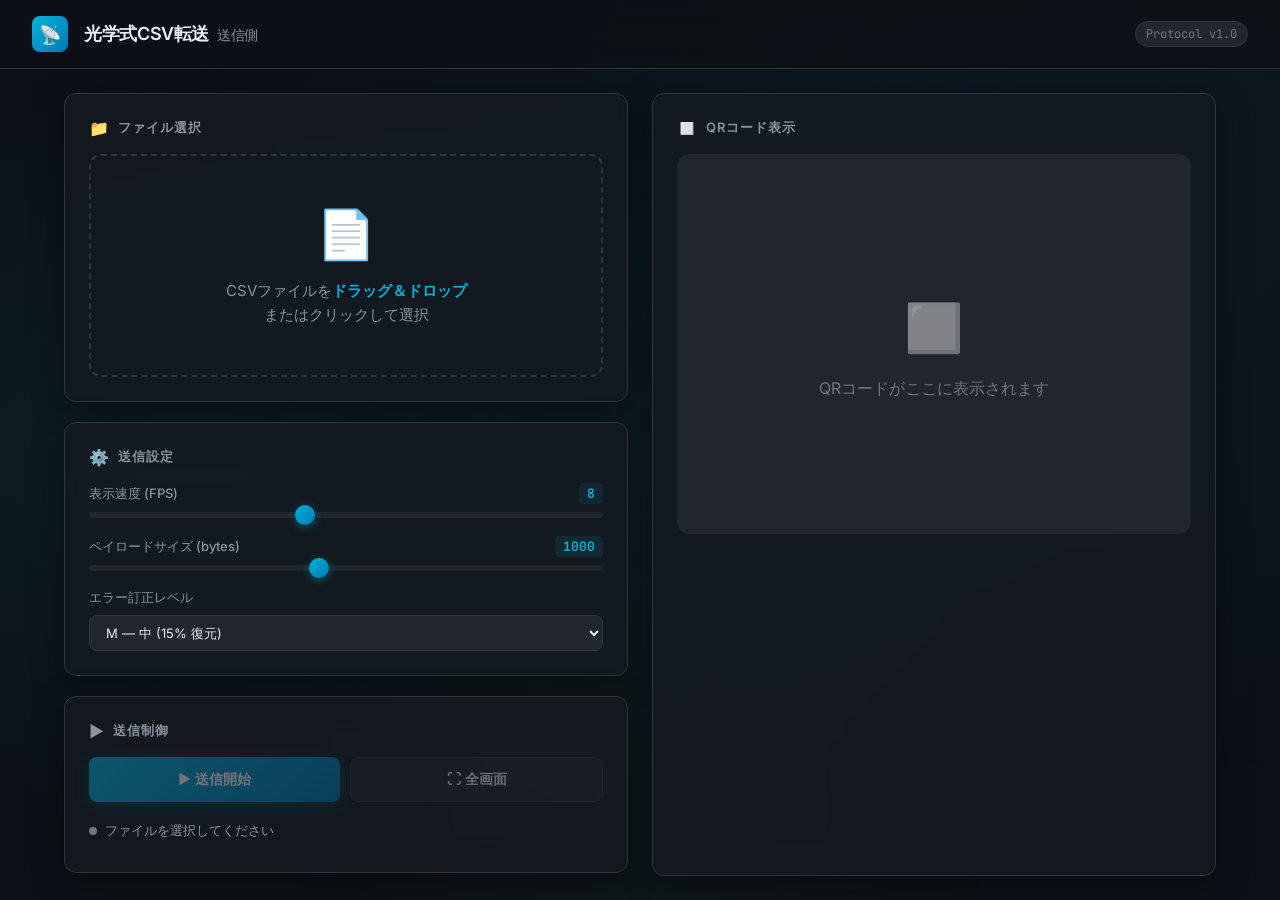
<file: QRPC.html>
<!DOCTYPE html>
<html lang="ja">
<head>
  <meta charset="UTF-8">
  <meta name="viewport" content="width=device-width, initial-scale=1.0">
  <meta name="description" content="光学式CSV転送システム - 送信側。QRコードでCSVファイルをネットワーク不要で転送。">
  <title>光学式CSV転送 - 送信側</title>
  <link rel="preconnect" href="https://fonts.googleapis.com">
  <link rel="preconnect" href="https://fonts.gstatic.com" crossorigin>
  <link href="https://fonts.googleapis.com/css2?family=Inter:wght@300;400;500;600;700&family=JetBrains+Mono:wght@400;500&display=swap" rel="stylesheet">
  <script>//---------------------------------------------------------------------
//
// QR Code Generator for JavaScript
//
// Copyright (c) 2009 Kazuhiko Arase
//
// URL: http://www.d-project.com/
//
// Licensed under the MIT license:
//  http://www.opensource.org/licenses/mit-license.php
//
// The word 'QR Code' is registered trademark of
// DENSO WAVE INCORPORATED
//  http://www.denso-wave.com/qrcode/faqpatent-e.html
//
//---------------------------------------------------------------------

var qrcode = function() {

  //---------------------------------------------------------------------
  // qrcode
  //---------------------------------------------------------------------

  /**
   * qrcode
   * @param typeNumber 1 to 40
   * @param errorCorrectionLevel 'L','M','Q','H'
   */
  var qrcode = function(typeNumber, errorCorrectionLevel) {

    var PAD0 = 0xEC;
    var PAD1 = 0x11;

    var _typeNumber = typeNumber;
    var _errorCorrectionLevel = QRErrorCorrectionLevel[errorCorrectionLevel];
    var _modules = null;
    var _moduleCount = 0;
    var _dataCache = null;
    var _dataList = [];

    var _this = {};

    var makeImpl = function(test, maskPattern) {

      _moduleCount = _typeNumber * 4 + 17;
      _modules = function(moduleCount) {
        var modules = new Array(moduleCount);
        for (var row = 0; row < moduleCount; row += 1) {
          modules[row] = new Array(moduleCount);
          for (var col = 0; col < moduleCount; col += 1) {
            modules[row][col] = null;
          }
        }
        return modules;
      }(_moduleCount);

      setupPositionProbePattern(0, 0);
      setupPositionProbePattern(_moduleCount - 7, 0);
      setupPositionProbePattern(0, _moduleCount - 7);
      setupPositionAdjustPattern();
      setupTimingPattern();
      setupTypeInfo(test, maskPattern);

      if (_typeNumber >= 7) {
        setupTypeNumber(test);
      }

      if (_dataCache == null) {
        _dataCache = createData(_typeNumber, _errorCorrectionLevel, _dataList);
      }

      mapData(_dataCache, maskPattern);
    };

    var setupPositionProbePattern = function(row, col) {

      for (var r = -1; r <= 7; r += 1) {

        if (row + r <= -1 || _moduleCount <= row + r) continue;

        for (var c = -1; c <= 7; c += 1) {

          if (col + c <= -1 || _moduleCount <= col + c) continue;

          if ( (0 <= r && r <= 6 && (c == 0 || c == 6) )
              || (0 <= c && c <= 6 && (r == 0 || r == 6) )
              || (2 <= r && r <= 4 && 2 <= c && c <= 4) ) {
            _modules[row + r][col + c] = true;
          } else {
            _modules[row + r][col + c] = false;
          }
        }
      }
    };

    var getBestMaskPattern = function() {

      var minLostPoint = 0;
      var pattern = 0;

      for (var i = 0; i < 8; i += 1) {

        makeImpl(true, i);

        var lostPoint = QRUtil.getLostPoint(_this);

        if (i == 0 || minLostPoint > lostPoint) {
          minLostPoint = lostPoint;
          pattern = i;
        }
      }

      return pattern;
    };

    var setupTimingPattern = function() {

      for (var r = 8; r < _moduleCount - 8; r += 1) {
        if (_modules[r][6] != null) {
          continue;
        }
        _modules[r][6] = (r % 2 == 0);
      }

      for (var c = 8; c < _moduleCount - 8; c += 1) {
        if (_modules[6][c] != null) {
          continue;
        }
        _modules[6][c] = (c % 2 == 0);
      }
    };

    var setupPositionAdjustPattern = function() {

      var pos = QRUtil.getPatternPosition(_typeNumber);

      for (var i = 0; i < pos.length; i += 1) {

        for (var j = 0; j < pos.length; j += 1) {

          var row = pos[i];
          var col = pos[j];

          if (_modules[row][col] != null) {
            continue;
          }

          for (var r = -2; r <= 2; r += 1) {

            for (var c = -2; c <= 2; c += 1) {

              if (r == -2 || r == 2 || c == -2 || c == 2
                  || (r == 0 && c == 0) ) {
                _modules[row + r][col + c] = true;
              } else {
                _modules[row + r][col + c] = false;
              }
            }
          }
        }
      }
    };

    var setupTypeNumber = function(test) {

      var bits = QRUtil.getBCHTypeNumber(_typeNumber);

      for (var i = 0; i < 18; i += 1) {
        var mod = (!test && ( (bits >> i) & 1) == 1);
        _modules[Math.floor(i / 3)][i % 3 + _moduleCount - 8 - 3] = mod;
      }

      for (var i = 0; i < 18; i += 1) {
        var mod = (!test && ( (bits >> i) & 1) == 1);
        _modules[i % 3 + _moduleCount - 8 - 3][Math.floor(i / 3)] = mod;
      }
    };

    var setupTypeInfo = function(test, maskPattern) {

      var data = (_errorCorrectionLevel << 3) | maskPattern;
      var bits = QRUtil.getBCHTypeInfo(data);

      // vertical
      for (var i = 0; i < 15; i += 1) {

        var mod = (!test && ( (bits >> i) & 1) == 1);

        if (i < 6) {
          _modules[i][8] = mod;
        } else if (i < 8) {
          _modules[i + 1][8] = mod;
        } else {
          _modules[_moduleCount - 15 + i][8] = mod;
        }
      }

      // horizontal
      for (var i = 0; i < 15; i += 1) {

        var mod = (!test && ( (bits >> i) & 1) == 1);

        if (i < 8) {
          _modules[8][_moduleCount - i - 1] = mod;
        } else if (i < 9) {
          _modules[8][15 - i - 1 + 1] = mod;
        } else {
          _modules[8][15 - i - 1] = mod;
        }
      }

      // fixed module
      _modules[_moduleCount - 8][8] = (!test);
    };

    var mapData = function(data, maskPattern) {

      var inc = -1;
      var row = _moduleCount - 1;
      var bitIndex = 7;
      var byteIndex = 0;
      var maskFunc = QRUtil.getMaskFunction(maskPattern);

      for (var col = _moduleCount - 1; col > 0; col -= 2) {

        if (col == 6) col -= 1;

        while (true) {

          for (var c = 0; c < 2; c += 1) {

            if (_modules[row][col - c] == null) {

              var dark = false;

              if (byteIndex < data.length) {
                dark = ( ( (data[byteIndex] >>> bitIndex) & 1) == 1);
              }

              var mask = maskFunc(row, col - c);

              if (mask) {
                dark = !dark;
              }

              _modules[row][col - c] = dark;
              bitIndex -= 1;

              if (bitIndex == -1) {
                byteIndex += 1;
                bitIndex = 7;
              }
            }
          }

          row += inc;

          if (row < 0 || _moduleCount <= row) {
            row -= inc;
            inc = -inc;
            break;
          }
        }
      }
    };

    var createBytes = function(buffer, rsBlocks) {

      var offset = 0;

      var maxDcCount = 0;
      var maxEcCount = 0;

      var dcdata = new Array(rsBlocks.length);
      var ecdata = new Array(rsBlocks.length);

      for (var r = 0; r < rsBlocks.length; r += 1) {

        var dcCount = rsBlocks[r].dataCount;
        var ecCount = rsBlocks[r].totalCount - dcCount;

        maxDcCount = Math.max(maxDcCount, dcCount);
        maxEcCount = Math.max(maxEcCount, ecCount);

        dcdata[r] = new Array(dcCount);

        for (var i = 0; i < dcdata[r].length; i += 1) {
          dcdata[r][i] = 0xff & buffer.getBuffer()[i + offset];
        }
        offset += dcCount;

        var rsPoly = QRUtil.getErrorCorrectPolynomial(ecCount);
        var rawPoly = qrPolynomial(dcdata[r], rsPoly.getLength() - 1);

        var modPoly = rawPoly.mod(rsPoly);
        ecdata[r] = new Array(rsPoly.getLength() - 1);
        for (var i = 0; i < ecdata[r].length; i += 1) {
          var modIndex = i + modPoly.getLength() - ecdata[r].length;
          ecdata[r][i] = (modIndex >= 0)? modPoly.getAt(modIndex) : 0;
        }
      }

      var totalCodeCount = 0;
      for (var i = 0; i < rsBlocks.length; i += 1) {
        totalCodeCount += rsBlocks[i].totalCount;
      }

      var data = new Array(totalCodeCount);
      var index = 0;

      for (var i = 0; i < maxDcCount; i += 1) {
        for (var r = 0; r < rsBlocks.length; r += 1) {
          if (i < dcdata[r].length) {
            data[index] = dcdata[r][i];
            index += 1;
          }
        }
      }

      for (var i = 0; i < maxEcCount; i += 1) {
        for (var r = 0; r < rsBlocks.length; r += 1) {
          if (i < ecdata[r].length) {
            data[index] = ecdata[r][i];
            index += 1;
          }
        }
      }

      return data;
    };

    var createData = function(typeNumber, errorCorrectionLevel, dataList) {

      var rsBlocks = QRRSBlock.getRSBlocks(typeNumber, errorCorrectionLevel);

      var buffer = qrBitBuffer();

      for (var i = 0; i < dataList.length; i += 1) {
        var data = dataList[i];
        buffer.put(data.getMode(), 4);
        buffer.put(data.getLength(), QRUtil.getLengthInBits(data.getMode(), typeNumber) );
        data.write(buffer);
      }

      // calc num max data.
      var totalDataCount = 0;
      for (var i = 0; i < rsBlocks.length; i += 1) {
        totalDataCount += rsBlocks[i].dataCount;
      }

      if (buffer.getLengthInBits() > totalDataCount * 8) {
        throw 'code length overflow. ('
          + buffer.getLengthInBits()
          + '>'
          + totalDataCount * 8
          + ')';
      }

      // end code
      if (buffer.getLengthInBits() + 4 <= totalDataCount * 8) {
        buffer.put(0, 4);
      }

      // padding
      while (buffer.getLengthInBits() % 8 != 0) {
        buffer.putBit(false);
      }

      // padding
      while (true) {

        if (buffer.getLengthInBits() >= totalDataCount * 8) {
          break;
        }
        buffer.put(PAD0, 8);

        if (buffer.getLengthInBits() >= totalDataCount * 8) {
          break;
        }
        buffer.put(PAD1, 8);
      }

      return createBytes(buffer, rsBlocks);
    };

    _this.addData = function(data, mode) {

      mode = mode || 'Byte';

      var newData = null;

      switch(mode) {
      case 'Numeric' :
        newData = qrNumber(data);
        break;
      case 'Alphanumeric' :
        newData = qrAlphaNum(data);
        break;
      case 'Byte' :
        newData = qr8BitByte(data);
        break;
      case 'Kanji' :
        newData = qrKanji(data);
        break;
      default :
        throw 'mode:' + mode;
      }

      _dataList.push(newData);
      _dataCache = null;
    };

    _this.isDark = function(row, col) {
      if (row < 0 || _moduleCount <= row || col < 0 || _moduleCount <= col) {
        throw row + ',' + col;
      }
      return _modules[row][col];
    };

    _this.getModuleCount = function() {
      return _moduleCount;
    };

    _this.make = function() {
      if (_typeNumber < 1) {
        var typeNumber = 1;

        for (; typeNumber < 40; typeNumber++) {
          var rsBlocks = QRRSBlock.getRSBlocks(typeNumber, _errorCorrectionLevel);
          var buffer = qrBitBuffer();

          for (var i = 0; i < _dataList.length; i++) {
            var data = _dataList[i];
            buffer.put(data.getMode(), 4);
            buffer.put(data.getLength(), QRUtil.getLengthInBits(data.getMode(), typeNumber) );
            data.write(buffer);
          }

          var totalDataCount = 0;
          for (var i = 0; i < rsBlocks.length; i++) {
            totalDataCount += rsBlocks[i].dataCount;
          }

          if (buffer.getLengthInBits() <= totalDataCount * 8) {
            break;
          }
        }

        _typeNumber = typeNumber;
      }

      makeImpl(false, getBestMaskPattern() );
    };

    _this.createTableTag = function(cellSize, margin) {

      cellSize = cellSize || 2;
      margin = (typeof margin == 'undefined')? cellSize * 4 : margin;

      var qrHtml = '';

      qrHtml += '<table style="';
      qrHtml += ' border-width: 0px; border-style: none;';
      qrHtml += ' border-collapse: collapse;';
      qrHtml += ' padding: 0px; margin: ' + margin + 'px;';
      qrHtml += '">';
      qrHtml += '<tbody>';

      for (var r = 0; r < _this.getModuleCount(); r += 1) {

        qrHtml += '<tr>';

        for (var c = 0; c < _this.getModuleCount(); c += 1) {
          qrHtml += '<td style="';
          qrHtml += ' border-width: 0px; border-style: none;';
          qrHtml += ' border-collapse: collapse;';
          qrHtml += ' padding: 0px; margin: 0px;';
          qrHtml += ' width: ' + cellSize + 'px;';
          qrHtml += ' height: ' + cellSize + 'px;';
          qrHtml += ' background-color: ';
          qrHtml += _this.isDark(r, c)? '#000000' : '#ffffff';
          qrHtml += ';';
          qrHtml += '"/>';
        }

        qrHtml += '</tr>';
      }

      qrHtml += '</tbody>';
      qrHtml += '</table>';

      return qrHtml;
    };

    _this.createSvgTag = function(cellSize, margin, alt, title) {

      var opts = {};
      if (typeof arguments[0] == 'object') {
        // Called by options.
        opts = arguments[0];
        // overwrite cellSize and margin.
        cellSize = opts.cellSize;
        margin = opts.margin;
        alt = opts.alt;
        title = opts.title;
      }

      cellSize = cellSize || 2;
      margin = (typeof margin == 'undefined')? cellSize * 4 : margin;

      // Compose alt property surrogate
      alt = (typeof alt === 'string') ? {text: alt} : alt || {};
      alt.text = alt.text || null;
      alt.id = (alt.text) ? alt.id || 'qrcode-description' : null;

      // Compose title property surrogate
      title = (typeof title === 'string') ? {text: title} : title || {};
      title.text = title.text || null;
      title.id = (title.text) ? title.id || 'qrcode-title' : null;

      var size = _this.getModuleCount() * cellSize + margin * 2;
      var c, mc, r, mr, qrSvg='', rect;

      rect = 'l' + cellSize + ',0 0,' + cellSize +
        ' -' + cellSize + ',0 0,-' + cellSize + 'z ';

      qrSvg += '<svg version="1.1" xmlns="http://www.w3.org/2000/svg"';
      qrSvg += !opts.scalable ? ' width="' + size + 'px" height="' + size + 'px"' : '';
      qrSvg += ' viewBox="0 0 ' + size + ' ' + size + '" ';
      qrSvg += ' preserveAspectRatio="xMinYMin meet"';
      qrSvg += (title.text || alt.text) ? ' role="img" aria-labelledby="' +
          escapeXml([title.id, alt.id].join(' ').trim() ) + '"' : '';
      qrSvg += '>';
      qrSvg += (title.text) ? '<title id="' + escapeXml(title.id) + '">' +
          escapeXml(title.text) + '</title>' : '';
      qrSvg += (alt.text) ? '<description id="' + escapeXml(alt.id) + '">' +
          escapeXml(alt.text) + '</description>' : '';
      qrSvg += '<rect width="100%" height="100%" fill="white" cx="0" cy="0"/>';
      qrSvg += '<path d="';

      for (r = 0; r < _this.getModuleCount(); r += 1) {
        mr = r * cellSize + margin;
        for (c = 0; c < _this.getModuleCount(); c += 1) {
          if (_this.isDark(r, c) ) {
            mc = c*cellSize+margin;
            qrSvg += 'M' + mc + ',' + mr + rect;
          }
        }
      }

      qrSvg += '" stroke="transparent" fill="black"/>';
      qrSvg += '</svg>';

      return qrSvg;
    };

    _this.createDataURL = function(cellSize, margin) {

      cellSize = cellSize || 2;
      margin = (typeof margin == 'undefined')? cellSize * 4 : margin;

      var size = _this.getModuleCount() * cellSize + margin * 2;
      var min = margin;
      var max = size - margin;

      return createDataURL(size, size, function(x, y) {
        if (min <= x && x < max && min <= y && y < max) {
          var c = Math.floor( (x - min) / cellSize);
          var r = Math.floor( (y - min) / cellSize);
          return _this.isDark(r, c)? 0 : 1;
        } else {
          return 1;
        }
      } );
    };

    _this.createImgTag = function(cellSize, margin, alt) {

      cellSize = cellSize || 2;
      margin = (typeof margin == 'undefined')? cellSize * 4 : margin;

      var size = _this.getModuleCount() * cellSize + margin * 2;

      var img = '';
      img += '<img';
      img += '\u0020src="';
      img += _this.createDataURL(cellSize, margin);
      img += '"';
      img += '\u0020width="';
      img += size;
      img += '"';
      img += '\u0020height="';
      img += size;
      img += '"';
      if (alt) {
        img += '\u0020alt="';
        img += escapeXml(alt);
        img += '"';
      }
      img += '/>';

      return img;
    };

    var escapeXml = function(s) {
      var escaped = '';
      for (var i = 0; i < s.length; i += 1) {
        var c = s.charAt(i);
        switch(c) {
        case '<': escaped += '&lt;'; break;
        case '>': escaped += '&gt;'; break;
        case '&': escaped += '&amp;'; break;
        case '"': escaped += '&quot;'; break;
        default : escaped += c; break;
        }
      }
      return escaped;
    };

    var _createHalfASCII = function(margin) {
      var cellSize = 1;
      margin = (typeof margin == 'undefined')? cellSize * 2 : margin;

      var size = _this.getModuleCount() * cellSize + margin * 2;
      var min = margin;
      var max = size - margin;

      var y, x, r1, r2, p;

      var blocks = {
        '██': '█',
        '█ ': '▀',
        ' █': '▄',
        '  ': ' '
      };

      var blocksLastLineNoMargin = {
        '██': '▀',
        '█ ': '▀',
        ' █': ' ',
        '  ': ' '
      };

      var ascii = '';
      for (y = 0; y < size; y += 2) {
        r1 = Math.floor((y - min) / cellSize);
        r2 = Math.floor((y + 1 - min) / cellSize);
        for (x = 0; x < size; x += 1) {
          p = '█';

          if (min <= x && x < max && min <= y && y < max && _this.isDark(r1, Math.floor((x - min) / cellSize))) {
            p = ' ';
          }

          if (min <= x && x < max && min <= y+1 && y+1 < max && _this.isDark(r2, Math.floor((x - min) / cellSize))) {
            p += ' ';
          }
          else {
            p += '█';
          }

          // Output 2 characters per pixel, to create full square. 1 character per pixels gives only half width of square.
          ascii += (margin < 1 && y+1 >= max) ? blocksLastLineNoMargin[p] : blocks[p];
        }

        ascii += '\n';
      }

      if (size % 2 && margin > 0) {
        return ascii.substring(0, ascii.length - size - 1) + Array(size+1).join('▀');
      }

      return ascii.substring(0, ascii.length-1);
    };

    _this.createASCII = function(cellSize, margin) {
      cellSize = cellSize || 1;

      if (cellSize < 2) {
        return _createHalfASCII(margin);
      }

      cellSize -= 1;
      margin = (typeof margin == 'undefined')? cellSize * 2 : margin;

      var size = _this.getModuleCount() * cellSize + margin * 2;
      var min = margin;
      var max = size - margin;

      var y, x, r, p;

      var white = Array(cellSize+1).join('██');
      var black = Array(cellSize+1).join('  ');

      var ascii = '';
      var line = '';
      for (y = 0; y < size; y += 1) {
        r = Math.floor( (y - min) / cellSize);
        line = '';
        for (x = 0; x < size; x += 1) {
          p = 1;

          if (min <= x && x < max && min <= y && y < max && _this.isDark(r, Math.floor((x - min) / cellSize))) {
            p = 0;
          }

          // Output 2 characters per pixel, to create full square. 1 character per pixels gives only half width of square.
          line += p ? white : black;
        }

        for (r = 0; r < cellSize; r += 1) {
          ascii += line + '\n';
        }
      }

      return ascii.substring(0, ascii.length-1);
    };

    _this.renderTo2dContext = function(context, cellSize) {
      cellSize = cellSize || 2;
      var length = _this.getModuleCount();
      for (var row = 0; row < length; row++) {
        for (var col = 0; col < length; col++) {
          context.fillStyle = _this.isDark(row, col) ? 'black' : 'white';
          context.fillRect(row * cellSize, col * cellSize, cellSize, cellSize);
        }
      }
    }

    return _this;
  };

  //---------------------------------------------------------------------
  // qrcode.stringToBytes
  //---------------------------------------------------------------------

  qrcode.stringToBytesFuncs = {
    'default' : function(s) {
      var bytes = [];
      for (var i = 0; i < s.length; i += 1) {
        var c = s.charCodeAt(i);
        bytes.push(c & 0xff);
      }
      return bytes;
    }
  };

  qrcode.stringToBytes = qrcode.stringToBytesFuncs['default'];

  //---------------------------------------------------------------------
  // qrcode.createStringToBytes
  //---------------------------------------------------------------------

  /**
   * @param unicodeData base64 string of byte array.
   * [16bit Unicode],[16bit Bytes], ...
   * @param numChars
   */
  qrcode.createStringToBytes = function(unicodeData, numChars) {

    // create conversion map.

    var unicodeMap = function() {

      var bin = base64DecodeInputStream(unicodeData);
      var read = function() {
        var b = bin.read();
        if (b == -1) throw 'eof';
        return b;
      };

      var count = 0;
      var unicodeMap = {};
      while (true) {
        var b0 = bin.read();
        if (b0 == -1) break;
        var b1 = read();
        var b2 = read();
        var b3 = read();
        var k = String.fromCharCode( (b0 << 8) | b1);
        var v = (b2 << 8) | b3;
        unicodeMap[k] = v;
        count += 1;
      }
      if (count != numChars) {
        throw count + ' != ' + numChars;
      }

      return unicodeMap;
    }();

    var unknownChar = '?'.charCodeAt(0);

    return function(s) {
      var bytes = [];
      for (var i = 0; i < s.length; i += 1) {
        var c = s.charCodeAt(i);
        if (c < 128) {
          bytes.push(c);
        } else {
          var b = unicodeMap[s.charAt(i)];
          if (typeof b == 'number') {
            if ( (b & 0xff) == b) {
              // 1byte
              bytes.push(b);
            } else {
              // 2bytes
              bytes.push(b >>> 8);
              bytes.push(b & 0xff);
            }
          } else {
            bytes.push(unknownChar);
          }
        }
      }
      return bytes;
    };
  };

  //---------------------------------------------------------------------
  // QRMode
  //---------------------------------------------------------------------

  var QRMode = {
    MODE_NUMBER :    1 << 0,
    MODE_ALPHA_NUM : 1 << 1,
    MODE_8BIT_BYTE : 1 << 2,
    MODE_KANJI :     1 << 3
  };

  //---------------------------------------------------------------------
  // QRErrorCorrectionLevel
  //---------------------------------------------------------------------

  var QRErrorCorrectionLevel = {
    L : 1,
    M : 0,
    Q : 3,
    H : 2
  };

  //---------------------------------------------------------------------
  // QRMaskPattern
  //---------------------------------------------------------------------

  var QRMaskPattern = {
    PATTERN000 : 0,
    PATTERN001 : 1,
    PATTERN010 : 2,
    PATTERN011 : 3,
    PATTERN100 : 4,
    PATTERN101 : 5,
    PATTERN110 : 6,
    PATTERN111 : 7
  };

  //---------------------------------------------------------------------
  // QRUtil
  //---------------------------------------------------------------------

  var QRUtil = function() {

    var PATTERN_POSITION_TABLE = [
      [],
      [6, 18],
      [6, 22],
      [6, 26],
      [6, 30],
      [6, 34],
      [6, 22, 38],
      [6, 24, 42],
      [6, 26, 46],
      [6, 28, 50],
      [6, 30, 54],
      [6, 32, 58],
      [6, 34, 62],
      [6, 26, 46, 66],
      [6, 26, 48, 70],
      [6, 26, 50, 74],
      [6, 30, 54, 78],
      [6, 30, 56, 82],
      [6, 30, 58, 86],
      [6, 34, 62, 90],
      [6, 28, 50, 72, 94],
      [6, 26, 50, 74, 98],
      [6, 30, 54, 78, 102],
      [6, 28, 54, 80, 106],
      [6, 32, 58, 84, 110],
      [6, 30, 58, 86, 114],
      [6, 34, 62, 90, 118],
      [6, 26, 50, 74, 98, 122],
      [6, 30, 54, 78, 102, 126],
      [6, 26, 52, 78, 104, 130],
      [6, 30, 56, 82, 108, 134],
      [6, 34, 60, 86, 112, 138],
      [6, 30, 58, 86, 114, 142],
      [6, 34, 62, 90, 118, 146],
      [6, 30, 54, 78, 102, 126, 150],
      [6, 24, 50, 76, 102, 128, 154],
      [6, 28, 54, 80, 106, 132, 158],
      [6, 32, 58, 84, 110, 136, 162],
      [6, 26, 54, 82, 110, 138, 166],
      [6, 30, 58, 86, 114, 142, 170]
    ];
    var G15 = (1 << 10) | (1 << 8) | (1 << 5) | (1 << 4) | (1 << 2) | (1 << 1) | (1 << 0);
    var G18 = (1 << 12) | (1 << 11) | (1 << 10) | (1 << 9) | (1 << 8) | (1 << 5) | (1 << 2) | (1 << 0);
    var G15_MASK = (1 << 14) | (1 << 12) | (1 << 10) | (1 << 4) | (1 << 1);

    var _this = {};

    var getBCHDigit = function(data) {
      var digit = 0;
      while (data != 0) {
        digit += 1;
        data >>>= 1;
      }
      return digit;
    };

    _this.getBCHTypeInfo = function(data) {
      var d = data << 10;
      while (getBCHDigit(d) - getBCHDigit(G15) >= 0) {
        d ^= (G15 << (getBCHDigit(d) - getBCHDigit(G15) ) );
      }
      return ( (data << 10) | d) ^ G15_MASK;
    };

    _this.getBCHTypeNumber = function(data) {
      var d = data << 12;
      while (getBCHDigit(d) - getBCHDigit(G18) >= 0) {
        d ^= (G18 << (getBCHDigit(d) - getBCHDigit(G18) ) );
      }
      return (data << 12) | d;
    };

    _this.getPatternPosition = function(typeNumber) {
      return PATTERN_POSITION_TABLE[typeNumber - 1];
    };

    _this.getMaskFunction = function(maskPattern) {

      switch (maskPattern) {

      case QRMaskPattern.PATTERN000 :
        return function(i, j) { return (i + j) % 2 == 0; };
      case QRMaskPattern.PATTERN001 :
        return function(i, j) { return i % 2 == 0; };
      case QRMaskPattern.PATTERN010 :
        return function(i, j) { return j % 3 == 0; };
      case QRMaskPattern.PATTERN011 :
        return function(i, j) { return (i + j) % 3 == 0; };
      case QRMaskPattern.PATTERN100 :
        return function(i, j) { return (Math.floor(i / 2) + Math.floor(j / 3) ) % 2 == 0; };
      case QRMaskPattern.PATTERN101 :
        return function(i, j) { return (i * j) % 2 + (i * j) % 3 == 0; };
      case QRMaskPattern.PATTERN110 :
        return function(i, j) { return ( (i * j) % 2 + (i * j) % 3) % 2 == 0; };
      case QRMaskPattern.PATTERN111 :
        return function(i, j) { return ( (i * j) % 3 + (i + j) % 2) % 2 == 0; };

      default :
        throw 'bad maskPattern:' + maskPattern;
      }
    };

    _this.getErrorCorrectPolynomial = function(errorCorrectLength) {
      var a = qrPolynomial([1], 0);
      for (var i = 0; i < errorCorrectLength; i += 1) {
        a = a.multiply(qrPolynomial([1, QRMath.gexp(i)], 0) );
      }
      return a;
    };

    _this.getLengthInBits = function(mode, type) {

      if (1 <= type && type < 10) {

        // 1 - 9

        switch(mode) {
        case QRMode.MODE_NUMBER    : return 10;
        case QRMode.MODE_ALPHA_NUM : return 9;
        case QRMode.MODE_8BIT_BYTE : return 8;
        case QRMode.MODE_KANJI     : return 8;
        default :
          throw 'mode:' + mode;
        }

      } else if (type < 27) {

        // 10 - 26

        switch(mode) {
        case QRMode.MODE_NUMBER    : return 12;
        case QRMode.MODE_ALPHA_NUM : return 11;
        case QRMode.MODE_8BIT_BYTE : return 16;
        case QRMode.MODE_KANJI     : return 10;
        default :
          throw 'mode:' + mode;
        }

      } else if (type < 41) {

        // 27 - 40

        switch(mode) {
        case QRMode.MODE_NUMBER    : return 14;
        case QRMode.MODE_ALPHA_NUM : return 13;
        case QRMode.MODE_8BIT_BYTE : return 16;
        case QRMode.MODE_KANJI     : return 12;
        default :
          throw 'mode:' + mode;
        }

      } else {
        throw 'type:' + type;
      }
    };

    _this.getLostPoint = function(qrcode) {

      var moduleCount = qrcode.getModuleCount();

      var lostPoint = 0;

      // LEVEL1

      for (var row = 0; row < moduleCount; row += 1) {
        for (var col = 0; col < moduleCount; col += 1) {

          var sameCount = 0;
          var dark = qrcode.isDark(row, col);

          for (var r = -1; r <= 1; r += 1) {

            if (row + r < 0 || moduleCount <= row + r) {
              continue;
            }

            for (var c = -1; c <= 1; c += 1) {

              if (col + c < 0 || moduleCount <= col + c) {
                continue;
              }

              if (r == 0 && c == 0) {
                continue;
              }

              if (dark == qrcode.isDark(row + r, col + c) ) {
                sameCount += 1;
              }
            }
          }

          if (sameCount > 5) {
            lostPoint += (3 + sameCount - 5);
          }
        }
      };

      // LEVEL2

      for (var row = 0; row < moduleCount - 1; row += 1) {
        for (var col = 0; col < moduleCount - 1; col += 1) {
          var count = 0;
          if (qrcode.isDark(row, col) ) count += 1;
          if (qrcode.isDark(row + 1, col) ) count += 1;
          if (qrcode.isDark(row, col + 1) ) count += 1;
          if (qrcode.isDark(row + 1, col + 1) ) count += 1;
          if (count == 0 || count == 4) {
            lostPoint += 3;
          }
        }
      }

      // LEVEL3

      for (var row = 0; row < moduleCount; row += 1) {
        for (var col = 0; col < moduleCount - 6; col += 1) {
          if (qrcode.isDark(row, col)
              && !qrcode.isDark(row, col + 1)
              &&  qrcode.isDark(row, col + 2)
              &&  qrcode.isDark(row, col + 3)
              &&  qrcode.isDark(row, col + 4)
              && !qrcode.isDark(row, col + 5)
              &&  qrcode.isDark(row, col + 6) ) {
            lostPoint += 40;
          }
        }
      }

      for (var col = 0; col < moduleCount; col += 1) {
        for (var row = 0; row < moduleCount - 6; row += 1) {
          if (qrcode.isDark(row, col)
              && !qrcode.isDark(row + 1, col)
              &&  qrcode.isDark(row + 2, col)
              &&  qrcode.isDark(row + 3, col)
              &&  qrcode.isDark(row + 4, col)
              && !qrcode.isDark(row + 5, col)
              &&  qrcode.isDark(row + 6, col) ) {
            lostPoint += 40;
          }
        }
      }

      // LEVEL4

      var darkCount = 0;

      for (var col = 0; col < moduleCount; col += 1) {
        for (var row = 0; row < moduleCount; row += 1) {
          if (qrcode.isDark(row, col) ) {
            darkCount += 1;
          }
        }
      }

      var ratio = Math.abs(100 * darkCount / moduleCount / moduleCount - 50) / 5;
      lostPoint += ratio * 10;

      return lostPoint;
    };

    return _this;
  }();

  //---------------------------------------------------------------------
  // QRMath
  //---------------------------------------------------------------------

  var QRMath = function() {

    var EXP_TABLE = new Array(256);
    var LOG_TABLE = new Array(256);

    // initialize tables
    for (var i = 0; i < 8; i += 1) {
      EXP_TABLE[i] = 1 << i;
    }
    for (var i = 8; i < 256; i += 1) {
      EXP_TABLE[i] = EXP_TABLE[i - 4]
        ^ EXP_TABLE[i - 5]
        ^ EXP_TABLE[i - 6]
        ^ EXP_TABLE[i - 8];
    }
    for (var i = 0; i < 255; i += 1) {
      LOG_TABLE[EXP_TABLE[i] ] = i;
    }

    var _this = {};

    _this.glog = function(n) {

      if (n < 1) {
        throw 'glog(' + n + ')';
      }

      return LOG_TABLE[n];
    };

    _this.gexp = function(n) {

      while (n < 0) {
        n += 255;
      }

      while (n >= 256) {
        n -= 255;
      }

      return EXP_TABLE[n];
    };

    return _this;
  }();

  //---------------------------------------------------------------------
  // qrPolynomial
  //---------------------------------------------------------------------

  function qrPolynomial(num, shift) {

    if (typeof num.length == 'undefined') {
      throw num.length + '/' + shift;
    }

    var _num = function() {
      var offset = 0;
      while (offset < num.length && num[offset] == 0) {
        offset += 1;
      }
      var _num = new Array(num.length - offset + shift);
      for (var i = 0; i < num.length - offset; i += 1) {
        _num[i] = num[i + offset];
      }
      return _num;
    }();

    var _this = {};

    _this.getAt = function(index) {
      return _num[index];
    };

    _this.getLength = function() {
      return _num.length;
    };

    _this.multiply = function(e) {

      var num = new Array(_this.getLength() + e.getLength() - 1);

      for (var i = 0; i < _this.getLength(); i += 1) {
        for (var j = 0; j < e.getLength(); j += 1) {
          num[i + j] ^= QRMath.gexp(QRMath.glog(_this.getAt(i) ) + QRMath.glog(e.getAt(j) ) );
        }
      }

      return qrPolynomial(num, 0);
    };

    _this.mod = function(e) {

      if (_this.getLength() - e.getLength() < 0) {
        return _this;
      }

      var ratio = QRMath.glog(_this.getAt(0) ) - QRMath.glog(e.getAt(0) );

      var num = new Array(_this.getLength() );
      for (var i = 0; i < _this.getLength(); i += 1) {
        num[i] = _this.getAt(i);
      }

      for (var i = 0; i < e.getLength(); i += 1) {
        num[i] ^= QRMath.gexp(QRMath.glog(e.getAt(i) ) + ratio);
      }

      // recursive call
      return qrPolynomial(num, 0).mod(e);
    };

    return _this;
  };

  //---------------------------------------------------------------------
  // QRRSBlock
  //---------------------------------------------------------------------

  var QRRSBlock = function() {

    var RS_BLOCK_TABLE = [

      // L
      // M
      // Q
      // H

      // 1
      [1, 26, 19],
      [1, 26, 16],
      [1, 26, 13],
      [1, 26, 9],

      // 2
      [1, 44, 34],
      [1, 44, 28],
      [1, 44, 22],
      [1, 44, 16],

      // 3
      [1, 70, 55],
      [1, 70, 44],
      [2, 35, 17],
      [2, 35, 13],

      // 4
      [1, 100, 80],
      [2, 50, 32],
      [2, 50, 24],
      [4, 25, 9],

      // 5
      [1, 134, 108],
      [2, 67, 43],
      [2, 33, 15, 2, 34, 16],
      [2, 33, 11, 2, 34, 12],

      // 6
      [2, 86, 68],
      [4, 43, 27],
      [4, 43, 19],
      [4, 43, 15],

      // 7
      [2, 98, 78],
      [4, 49, 31],
      [2, 32, 14, 4, 33, 15],
      [4, 39, 13, 1, 40, 14],

      // 8
      [2, 121, 97],
      [2, 60, 38, 2, 61, 39],
      [4, 40, 18, 2, 41, 19],
      [4, 40, 14, 2, 41, 15],

      // 9
      [2, 146, 116],
      [3, 58, 36, 2, 59, 37],
      [4, 36, 16, 4, 37, 17],
      [4, 36, 12, 4, 37, 13],

      // 10
      [2, 86, 68, 2, 87, 69],
      [4, 69, 43, 1, 70, 44],
      [6, 43, 19, 2, 44, 20],
      [6, 43, 15, 2, 44, 16],

      // 11
      [4, 101, 81],
      [1, 80, 50, 4, 81, 51],
      [4, 50, 22, 4, 51, 23],
      [3, 36, 12, 8, 37, 13],

      // 12
      [2, 116, 92, 2, 117, 93],
      [6, 58, 36, 2, 59, 37],
      [4, 46, 20, 6, 47, 21],
      [7, 42, 14, 4, 43, 15],

      // 13
      [4, 133, 107],
      [8, 59, 37, 1, 60, 38],
      [8, 44, 20, 4, 45, 21],
      [12, 33, 11, 4, 34, 12],

      // 14
      [3, 145, 115, 1, 146, 116],
      [4, 64, 40, 5, 65, 41],
      [11, 36, 16, 5, 37, 17],
      [11, 36, 12, 5, 37, 13],

      // 15
      [5, 109, 87, 1, 110, 88],
      [5, 65, 41, 5, 66, 42],
      [5, 54, 24, 7, 55, 25],
      [11, 36, 12, 7, 37, 13],

      // 16
      [5, 122, 98, 1, 123, 99],
      [7, 73, 45, 3, 74, 46],
      [15, 43, 19, 2, 44, 20],
      [3, 45, 15, 13, 46, 16],

      // 17
      [1, 135, 107, 5, 136, 108],
      [10, 74, 46, 1, 75, 47],
      [1, 50, 22, 15, 51, 23],
      [2, 42, 14, 17, 43, 15],

      // 18
      [5, 150, 120, 1, 151, 121],
      [9, 69, 43, 4, 70, 44],
      [17, 50, 22, 1, 51, 23],
      [2, 42, 14, 19, 43, 15],

      // 19
      [3, 141, 113, 4, 142, 114],
      [3, 70, 44, 11, 71, 45],
      [17, 47, 21, 4, 48, 22],
      [9, 39, 13, 16, 40, 14],

      // 20
      [3, 135, 107, 5, 136, 108],
      [3, 67, 41, 13, 68, 42],
      [15, 54, 24, 5, 55, 25],
      [15, 43, 15, 10, 44, 16],

      // 21
      [4, 144, 116, 4, 145, 117],
      [17, 68, 42],
      [17, 50, 22, 6, 51, 23],
      [19, 46, 16, 6, 47, 17],

      // 22
      [2, 139, 111, 7, 140, 112],
      [17, 74, 46],
      [7, 54, 24, 16, 55, 25],
      [34, 37, 13],

      // 23
      [4, 151, 121, 5, 152, 122],
      [4, 75, 47, 14, 76, 48],
      [11, 54, 24, 14, 55, 25],
      [16, 45, 15, 14, 46, 16],

      // 24
      [6, 147, 117, 4, 148, 118],
      [6, 73, 45, 14, 74, 46],
      [11, 54, 24, 16, 55, 25],
      [30, 46, 16, 2, 47, 17],

      // 25
      [8, 132, 106, 4, 133, 107],
      [8, 75, 47, 13, 76, 48],
      [7, 54, 24, 22, 55, 25],
      [22, 45, 15, 13, 46, 16],

      // 26
      [10, 142, 114, 2, 143, 115],
      [19, 74, 46, 4, 75, 47],
      [28, 50, 22, 6, 51, 23],
      [33, 46, 16, 4, 47, 17],

      // 27
      [8, 152, 122, 4, 153, 123],
      [22, 73, 45, 3, 74, 46],
      [8, 53, 23, 26, 54, 24],
      [12, 45, 15, 28, 46, 16],

      // 28
      [3, 147, 117, 10, 148, 118],
      [3, 73, 45, 23, 74, 46],
      [4, 54, 24, 31, 55, 25],
      [11, 45, 15, 31, 46, 16],

      // 29
      [7, 146, 116, 7, 147, 117],
      [21, 73, 45, 7, 74, 46],
      [1, 53, 23, 37, 54, 24],
      [19, 45, 15, 26, 46, 16],

      // 30
      [5, 145, 115, 10, 146, 116],
      [19, 75, 47, 10, 76, 48],
      [15, 54, 24, 25, 55, 25],
      [23, 45, 15, 25, 46, 16],

      // 31
      [13, 145, 115, 3, 146, 116],
      [2, 74, 46, 29, 75, 47],
      [42, 54, 24, 1, 55, 25],
      [23, 45, 15, 28, 46, 16],

      // 32
      [17, 145, 115],
      [10, 74, 46, 23, 75, 47],
      [10, 54, 24, 35, 55, 25],
      [19, 45, 15, 35, 46, 16],

      // 33
      [17, 145, 115, 1, 146, 116],
      [14, 74, 46, 21, 75, 47],
      [29, 54, 24, 19, 55, 25],
      [11, 45, 15, 46, 46, 16],

      // 34
      [13, 145, 115, 6, 146, 116],
      [14, 74, 46, 23, 75, 47],
      [44, 54, 24, 7, 55, 25],
      [59, 46, 16, 1, 47, 17],

      // 35
      [12, 151, 121, 7, 152, 122],
      [12, 75, 47, 26, 76, 48],
      [39, 54, 24, 14, 55, 25],
      [22, 45, 15, 41, 46, 16],

      // 36
      [6, 151, 121, 14, 152, 122],
      [6, 75, 47, 34, 76, 48],
      [46, 54, 24, 10, 55, 25],
      [2, 45, 15, 64, 46, 16],

      // 37
      [17, 152, 122, 4, 153, 123],
      [29, 74, 46, 14, 75, 47],
      [49, 54, 24, 10, 55, 25],
      [24, 45, 15, 46, 46, 16],

      // 38
      [4, 152, 122, 18, 153, 123],
      [13, 74, 46, 32, 75, 47],
      [48, 54, 24, 14, 55, 25],
      [42, 45, 15, 32, 46, 16],

      // 39
      [20, 147, 117, 4, 148, 118],
      [40, 75, 47, 7, 76, 48],
      [43, 54, 24, 22, 55, 25],
      [10, 45, 15, 67, 46, 16],

      // 40
      [19, 148, 118, 6, 149, 119],
      [18, 75, 47, 31, 76, 48],
      [34, 54, 24, 34, 55, 25],
      [20, 45, 15, 61, 46, 16]
    ];

    var qrRSBlock = function(totalCount, dataCount) {
      var _this = {};
      _this.totalCount = totalCount;
      _this.dataCount = dataCount;
      return _this;
    };

    var _this = {};

    var getRsBlockTable = function(typeNumber, errorCorrectionLevel) {

      switch(errorCorrectionLevel) {
      case QRErrorCorrectionLevel.L :
        return RS_BLOCK_TABLE[(typeNumber - 1) * 4 + 0];
      case QRErrorCorrectionLevel.M :
        return RS_BLOCK_TABLE[(typeNumber - 1) * 4 + 1];
      case QRErrorCorrectionLevel.Q :
        return RS_BLOCK_TABLE[(typeNumber - 1) * 4 + 2];
      case QRErrorCorrectionLevel.H :
        return RS_BLOCK_TABLE[(typeNumber - 1) * 4 + 3];
      default :
        return undefined;
      }
    };

    _this.getRSBlocks = function(typeNumber, errorCorrectionLevel) {

      var rsBlock = getRsBlockTable(typeNumber, errorCorrectionLevel);

      if (typeof rsBlock == 'undefined') {
        throw 'bad rs block @ typeNumber:' + typeNumber +
            '/errorCorrectionLevel:' + errorCorrectionLevel;
      }

      var length = rsBlock.length / 3;

      var list = [];

      for (var i = 0; i < length; i += 1) {

        var count = rsBlock[i * 3 + 0];
        var totalCount = rsBlock[i * 3 + 1];
        var dataCount = rsBlock[i * 3 + 2];

        for (var j = 0; j < count; j += 1) {
          list.push(qrRSBlock(totalCount, dataCount) );
        }
      }

      return list;
    };

    return _this;
  }();

  //---------------------------------------------------------------------
  // qrBitBuffer
  //---------------------------------------------------------------------

  var qrBitBuffer = function() {

    var _buffer = [];
    var _length = 0;

    var _this = {};

    _this.getBuffer = function() {
      return _buffer;
    };

    _this.getAt = function(index) {
      var bufIndex = Math.floor(index / 8);
      return ( (_buffer[bufIndex] >>> (7 - index % 8) ) & 1) == 1;
    };

    _this.put = function(num, length) {
      for (var i = 0; i < length; i += 1) {
        _this.putBit( ( (num >>> (length - i - 1) ) & 1) == 1);
      }
    };

    _this.getLengthInBits = function() {
      return _length;
    };

    _this.putBit = function(bit) {

      var bufIndex = Math.floor(_length / 8);
      if (_buffer.length <= bufIndex) {
        _buffer.push(0);
      }

      if (bit) {
        _buffer[bufIndex] |= (0x80 >>> (_length % 8) );
      }

      _length += 1;
    };

    return _this;
  };

  //---------------------------------------------------------------------
  // qrNumber
  //---------------------------------------------------------------------

  var qrNumber = function(data) {

    var _mode = QRMode.MODE_NUMBER;
    var _data = data;

    var _this = {};

    _this.getMode = function() {
      return _mode;
    };

    _this.getLength = function(buffer) {
      return _data.length;
    };

    _this.write = function(buffer) {

      var data = _data;

      var i = 0;

      while (i + 2 < data.length) {
        buffer.put(strToNum(data.substring(i, i + 3) ), 10);
        i += 3;
      }

      if (i < data.length) {
        if (data.length - i == 1) {
          buffer.put(strToNum(data.substring(i, i + 1) ), 4);
        } else if (data.length - i == 2) {
          buffer.put(strToNum(data.substring(i, i + 2) ), 7);
        }
      }
    };

    var strToNum = function(s) {
      var num = 0;
      for (var i = 0; i < s.length; i += 1) {
        num = num * 10 + chatToNum(s.charAt(i) );
      }
      return num;
    };

    var chatToNum = function(c) {
      if ('0' <= c && c <= '9') {
        return c.charCodeAt(0) - '0'.charCodeAt(0);
      }
      throw 'illegal char :' + c;
    };

    return _this;
  };

  //---------------------------------------------------------------------
  // qrAlphaNum
  //---------------------------------------------------------------------

  var qrAlphaNum = function(data) {

    var _mode = QRMode.MODE_ALPHA_NUM;
    var _data = data;

    var _this = {};

    _this.getMode = function() {
      return _mode;
    };

    _this.getLength = function(buffer) {
      return _data.length;
    };

    _this.write = function(buffer) {

      var s = _data;

      var i = 0;

      while (i + 1 < s.length) {
        buffer.put(
          getCode(s.charAt(i) ) * 45 +
          getCode(s.charAt(i + 1) ), 11);
        i += 2;
      }

      if (i < s.length) {
        buffer.put(getCode(s.charAt(i) ), 6);
      }
    };

    var getCode = function(c) {

      if ('0' <= c && c <= '9') {
        return c.charCodeAt(0) - '0'.charCodeAt(0);
      } else if ('A' <= c && c <= 'Z') {
        return c.charCodeAt(0) - 'A'.charCodeAt(0) + 10;
      } else {
        switch (c) {
        case ' ' : return 36;
        case '$' : return 37;
        case '%' : return 38;
        case '*' : return 39;
        case '+' : return 40;
        case '-' : return 41;
        case '.' : return 42;
        case '/' : return 43;
        case ':' : return 44;
        default :
          throw 'illegal char :' + c;
        }
      }
    };

    return _this;
  };

  //---------------------------------------------------------------------
  // qr8BitByte
  //---------------------------------------------------------------------

  var qr8BitByte = function(data) {

    var _mode = QRMode.MODE_8BIT_BYTE;
    var _data = data;
    var _bytes = qrcode.stringToBytes(data);

    var _this = {};

    _this.getMode = function() {
      return _mode;
    };

    _this.getLength = function(buffer) {
      return _bytes.length;
    };

    _this.write = function(buffer) {
      for (var i = 0; i < _bytes.length; i += 1) {
        buffer.put(_bytes[i], 8);
      }
    };

    return _this;
  };

  //---------------------------------------------------------------------
  // qrKanji
  //---------------------------------------------------------------------

  var qrKanji = function(data) {

    var _mode = QRMode.MODE_KANJI;
    var _data = data;

    var stringToBytes = qrcode.stringToBytesFuncs['SJIS'];
    if (!stringToBytes) {
      throw 'sjis not supported.';
    }
    !function(c, code) {
      // self test for sjis support.
      var test = stringToBytes(c);
      if (test.length != 2 || ( (test[0] << 8) | test[1]) != code) {
        throw 'sjis not supported.';
      }
    }('\u53cb', 0x9746);

    var _bytes = stringToBytes(data);

    var _this = {};

    _this.getMode = function() {
      return _mode;
    };

    _this.getLength = function(buffer) {
      return ~~(_bytes.length / 2);
    };

    _this.write = function(buffer) {

      var data = _bytes;

      var i = 0;

      while (i + 1 < data.length) {

        var c = ( (0xff & data[i]) << 8) | (0xff & data[i + 1]);

        if (0x8140 <= c && c <= 0x9FFC) {
          c -= 0x8140;
        } else if (0xE040 <= c && c <= 0xEBBF) {
          c -= 0xC140;
        } else {
          throw 'illegal char at ' + (i + 1) + '/' + c;
        }

        c = ( (c >>> 8) & 0xff) * 0xC0 + (c & 0xff);

        buffer.put(c, 13);

        i += 2;
      }

      if (i < data.length) {
        throw 'illegal char at ' + (i + 1);
      }
    };

    return _this;
  };

  //=====================================================================
  // GIF Support etc.
  //

  //---------------------------------------------------------------------
  // byteArrayOutputStream
  //---------------------------------------------------------------------

  var byteArrayOutputStream = function() {

    var _bytes = [];

    var _this = {};

    _this.writeByte = function(b) {
      _bytes.push(b & 0xff);
    };

    _this.writeShort = function(i) {
      _this.writeByte(i);
      _this.writeByte(i >>> 8);
    };

    _this.writeBytes = function(b, off, len) {
      off = off || 0;
      len = len || b.length;
      for (var i = 0; i < len; i += 1) {
        _this.writeByte(b[i + off]);
      }
    };

    _this.writeString = function(s) {
      for (var i = 0; i < s.length; i += 1) {
        _this.writeByte(s.charCodeAt(i) );
      }
    };

    _this.toByteArray = function() {
      return _bytes;
    };

    _this.toString = function() {
      var s = '';
      s += '[';
      for (var i = 0; i < _bytes.length; i += 1) {
        if (i > 0) {
          s += ',';
        }
        s += _bytes[i];
      }
      s += ']';
      return s;
    };

    return _this;
  };

  //---------------------------------------------------------------------
  // base64EncodeOutputStream
  //---------------------------------------------------------------------

  var base64EncodeOutputStream = function() {

    var _buffer = 0;
    var _buflen = 0;
    var _length = 0;
    var _base64 = '';

    var _this = {};

    var writeEncoded = function(b) {
      _base64 += String.fromCharCode(encode(b & 0x3f) );
    };

    var encode = function(n) {
      if (n < 0) {
        // error.
      } else if (n < 26) {
        return 0x41 + n;
      } else if (n < 52) {
        return 0x61 + (n - 26);
      } else if (n < 62) {
        return 0x30 + (n - 52);
      } else if (n == 62) {
        return 0x2b;
      } else if (n == 63) {
        return 0x2f;
      }
      throw 'n:' + n;
    };

    _this.writeByte = function(n) {

      _buffer = (_buffer << 8) | (n & 0xff);
      _buflen += 8;
      _length += 1;

      while (_buflen >= 6) {
        writeEncoded(_buffer >>> (_buflen - 6) );
        _buflen -= 6;
      }
    };

    _this.flush = function() {

      if (_buflen > 0) {
        writeEncoded(_buffer << (6 - _buflen) );
        _buffer = 0;
        _buflen = 0;
      }

      if (_length % 3 != 0) {
        // padding
        var padlen = 3 - _length % 3;
        for (var i = 0; i < padlen; i += 1) {
          _base64 += '=';
        }
      }
    };

    _this.toString = function() {
      return _base64;
    };

    return _this;
  };

  //---------------------------------------------------------------------
  // base64DecodeInputStream
  //---------------------------------------------------------------------

  var base64DecodeInputStream = function(str) {

    var _str = str;
    var _pos = 0;
    var _buffer = 0;
    var _buflen = 0;

    var _this = {};

    _this.read = function() {

      while (_buflen < 8) {

        if (_pos >= _str.length) {
          if (_buflen == 0) {
            return -1;
          }
          throw 'unexpected end of file./' + _buflen;
        }

        var c = _str.charAt(_pos);
        _pos += 1;

        if (c == '=') {
          _buflen = 0;
          return -1;
        } else if (c.match(/^\s$/) ) {
          // ignore if whitespace.
          continue;
        }

        _buffer = (_buffer << 6) | decode(c.charCodeAt(0) );
        _buflen += 6;
      }

      var n = (_buffer >>> (_buflen - 8) ) & 0xff;
      _buflen -= 8;
      return n;
    };

    var decode = function(c) {
      if (0x41 <= c && c <= 0x5a) {
        return c - 0x41;
      } else if (0x61 <= c && c <= 0x7a) {
        return c - 0x61 + 26;
      } else if (0x30 <= c && c <= 0x39) {
        return c - 0x30 + 52;
      } else if (c == 0x2b) {
        return 62;
      } else if (c == 0x2f) {
        return 63;
      } else {
        throw 'c:' + c;
      }
    };

    return _this;
  };

  //---------------------------------------------------------------------
  // gifImage (B/W)
  //---------------------------------------------------------------------

  var gifImage = function(width, height) {

    var _width = width;
    var _height = height;
    var _data = new Array(width * height);

    var _this = {};

    _this.setPixel = function(x, y, pixel) {
      _data[y * _width + x] = pixel;
    };

    _this.write = function(out) {

      //---------------------------------
      // GIF Signature

      out.writeString('GIF87a');

      //---------------------------------
      // Screen Descriptor

      out.writeShort(_width);
      out.writeShort(_height);

      out.writeByte(0x80); // 2bit
      out.writeByte(0);
      out.writeByte(0);

      //---------------------------------
      // Global Color Map

      // black
      out.writeByte(0x00);
      out.writeByte(0x00);
      out.writeByte(0x00);

      // white
      out.writeByte(0xff);
      out.writeByte(0xff);
      out.writeByte(0xff);

      //---------------------------------
      // Image Descriptor

      out.writeString(',');
      out.writeShort(0);
      out.writeShort(0);
      out.writeShort(_width);
      out.writeShort(_height);
      out.writeByte(0);

      //---------------------------------
      // Local Color Map

      //---------------------------------
      // Raster Data

      var lzwMinCodeSize = 2;
      var raster = getLZWRaster(lzwMinCodeSize);

      out.writeByte(lzwMinCodeSize);

      var offset = 0;

      while (raster.length - offset > 255) {
        out.writeByte(255);
        out.writeBytes(raster, offset, 255);
        offset += 255;
      }

      out.writeByte(raster.length - offset);
      out.writeBytes(raster, offset, raster.length - offset);
      out.writeByte(0x00);

      //---------------------------------
      // GIF Terminator
      out.writeString(';');
    };

    var bitOutputStream = function(out) {

      var _out = out;
      var _bitLength = 0;
      var _bitBuffer = 0;

      var _this = {};

      _this.write = function(data, length) {

        if ( (data >>> length) != 0) {
          throw 'length over';
        }

        while (_bitLength + length >= 8) {
          _out.writeByte(0xff & ( (data << _bitLength) | _bitBuffer) );
          length -= (8 - _bitLength);
          data >>>= (8 - _bitLength);
          _bitBuffer = 0;
          _bitLength = 0;
        }

        _bitBuffer = (data << _bitLength) | _bitBuffer;
        _bitLength = _bitLength + length;
      };

      _this.flush = function() {
        if (_bitLength > 0) {
          _out.writeByte(_bitBuffer);
        }
      };

      return _this;
    };

    var getLZWRaster = function(lzwMinCodeSize) {

      var clearCode = 1 << lzwMinCodeSize;
      var endCode = (1 << lzwMinCodeSize) + 1;
      var bitLength = lzwMinCodeSize + 1;

      // Setup LZWTable
      var table = lzwTable();

      for (var i = 0; i < clearCode; i += 1) {
        table.add(String.fromCharCode(i) );
      }
      table.add(String.fromCharCode(clearCode) );
      table.add(String.fromCharCode(endCode) );

      var byteOut = byteArrayOutputStream();
      var bitOut = bitOutputStream(byteOut);

      // clear code
      bitOut.write(clearCode, bitLength);

      var dataIndex = 0;

      var s = String.fromCharCode(_data[dataIndex]);
      dataIndex += 1;

      while (dataIndex < _data.length) {

        var c = String.fromCharCode(_data[dataIndex]);
        dataIndex += 1;

        if (table.contains(s + c) ) {

          s = s + c;

        } else {

          bitOut.write(table.indexOf(s), bitLength);

          if (table.size() < 0xfff) {

            if (table.size() == (1 << bitLength) ) {
              bitLength += 1;
            }

            table.add(s + c);
          }

          s = c;
        }
      }

      bitOut.write(table.indexOf(s), bitLength);

      // end code
      bitOut.write(endCode, bitLength);

      bitOut.flush();

      return byteOut.toByteArray();
    };

    var lzwTable = function() {

      var _map = {};
      var _size = 0;

      var _this = {};

      _this.add = function(key) {
        if (_this.contains(key) ) {
          throw 'dup key:' + key;
        }
        _map[key] = _size;
        _size += 1;
      };

      _this.size = function() {
        return _size;
      };

      _this.indexOf = function(key) {
        return _map[key];
      };

      _this.contains = function(key) {
        return typeof _map[key] != 'undefined';
      };

      return _this;
    };

    return _this;
  };

  var createDataURL = function(width, height, getPixel) {
    var gif = gifImage(width, height);
    for (var y = 0; y < height; y += 1) {
      for (var x = 0; x < width; x += 1) {
        gif.setPixel(x, y, getPixel(x, y) );
      }
    }

    var b = byteArrayOutputStream();
    gif.write(b);

    var base64 = base64EncodeOutputStream();
    var bytes = b.toByteArray();
    for (var i = 0; i < bytes.length; i += 1) {
      base64.writeByte(bytes[i]);
    }
    base64.flush();

    return 'data:image/gif;base64,' + base64;
  };

  //---------------------------------------------------------------------
  // returns qrcode function.

  return qrcode;
}();

// multibyte support
!function() {

  qrcode.stringToBytesFuncs['UTF-8'] = function(s) {
    // http://stackoverflow.com/questions/18729405/how-to-convert-utf8-string-to-byte-array
    function toUTF8Array(str) {
      var utf8 = [];
      for (var i=0; i < str.length; i++) {
        var charcode = str.charCodeAt(i);
        if (charcode < 0x80) utf8.push(charcode);
        else if (charcode < 0x800) {
          utf8.push(0xc0 | (charcode >> 6),
              0x80 | (charcode & 0x3f));
        }
        else if (charcode < 0xd800 || charcode >= 0xe000) {
          utf8.push(0xe0 | (charcode >> 12),
              0x80 | ((charcode>>6) & 0x3f),
              0x80 | (charcode & 0x3f));
        }
        // surrogate pair
        else {
          i++;
          // UTF-16 encodes 0x10000-0x10FFFF by
          // subtracting 0x10000 and splitting the
          // 20 bits of 0x0-0xFFFFF into two halves
          charcode = 0x10000 + (((charcode & 0x3ff)<<10)
            | (str.charCodeAt(i) & 0x3ff));
          utf8.push(0xf0 | (charcode >>18),
              0x80 | ((charcode>>12) & 0x3f),
              0x80 | ((charcode>>6) & 0x3f),
              0x80 | (charcode & 0x3f));
        }
      }
      return utf8;
    }
    return toUTF8Array(s);
  };

}();

(function (factory) {
  if (typeof define === 'function' && define.amd) {
      define([], factory);
  } else if (typeof exports === 'object') {
      module.exports = factory();
  }
}(function () {
    return qrcode;
}));</script>
  <script>/*! pako 2.1.0 https://github.com/nodeca/pako @license (MIT AND Zlib) */
!function(t,e){"object"==typeof exports&&"undefined"!=typeof module?e(exports):"function"==typeof define&&define.amd?define(["exports"],e):e((t="undefined"!=typeof globalThis?globalThis:t||self).pako={})}(this,(function(t){"use strict";function e(t){let e=t.length;for(;--e>=0;)t[e]=0}const a=256,i=286,n=30,s=15,r=new Uint8Array([0,0,0,0,0,0,0,0,1,1,1,1,2,2,2,2,3,3,3,3,4,4,4,4,5,5,5,5,0]),o=new Uint8Array([0,0,0,0,1,1,2,2,3,3,4,4,5,5,6,6,7,7,8,8,9,9,10,10,11,11,12,12,13,13]),l=new Uint8Array([0,0,0,0,0,0,0,0,0,0,0,0,0,0,0,0,2,3,7]),h=new Uint8Array([16,17,18,0,8,7,9,6,10,5,11,4,12,3,13,2,14,1,15]),d=new Array(576);e(d);const _=new Array(60);e(_);const f=new Array(512);e(f);const c=new Array(256);e(c);const u=new Array(29);e(u);const w=new Array(n);function m(t,e,a,i,n){this.static_tree=t,this.extra_bits=e,this.extra_base=a,this.elems=i,this.max_length=n,this.has_stree=t&&t.length}let b,g,p;function k(t,e){this.dyn_tree=t,this.max_code=0,this.stat_desc=e}e(w);const v=t=>t<256?f[t]:f[256+(t>>>7)],y=(t,e)=>{t.pending_buf[t.pending++]=255&e,t.pending_buf[t.pending++]=e>>>8&255},x=(t,e,a)=>{t.bi_valid>16-a?(t.bi_buf|=e<<t.bi_valid&65535,y(t,t.bi_buf),t.bi_buf=e>>16-t.bi_valid,t.bi_valid+=a-16):(t.bi_buf|=e<<t.bi_valid&65535,t.bi_valid+=a)},z=(t,e,a)=>{x(t,a[2*e],a[2*e+1])},A=(t,e)=>{let a=0;do{a|=1&t,t>>>=1,a<<=1}while(--e>0);return a>>>1},E=(t,e,a)=>{const i=new Array(16);let n,r,o=0;for(n=1;n<=s;n++)o=o+a[n-1]<<1,i[n]=o;for(r=0;r<=e;r++){let e=t[2*r+1];0!==e&&(t[2*r]=A(i[e]++,e))}},R=t=>{let e;for(e=0;e<i;e++)t.dyn_ltree[2*e]=0;for(e=0;e<n;e++)t.dyn_dtree[2*e]=0;for(e=0;e<19;e++)t.bl_tree[2*e]=0;t.dyn_ltree[512]=1,t.opt_len=t.static_len=0,t.sym_next=t.matches=0},Z=t=>{t.bi_valid>8?y(t,t.bi_buf):t.bi_valid>0&&(t.pending_buf[t.pending++]=t.bi_buf),t.bi_buf=0,t.bi_valid=0},U=(t,e,a,i)=>{const n=2*e,s=2*a;return t[n]<t[s]||t[n]===t[s]&&i[e]<=i[a]},S=(t,e,a)=>{const i=t.heap[a];let n=a<<1;for(;n<=t.heap_len&&(n<t.heap_len&&U(e,t.heap[n+1],t.heap[n],t.depth)&&n++,!U(e,i,t.heap[n],t.depth));)t.heap[a]=t.heap[n],a=n,n<<=1;t.heap[a]=i},D=(t,e,i)=>{let n,s,l,h,d=0;if(0!==t.sym_next)do{n=255&t.pending_buf[t.sym_buf+d++],n+=(255&t.pending_buf[t.sym_buf+d++])<<8,s=t.pending_buf[t.sym_buf+d++],0===n?z(t,s,e):(l=c[s],z(t,l+a+1,e),h=r[l],0!==h&&(s-=u[l],x(t,s,h)),n--,l=v(n),z(t,l,i),h=o[l],0!==h&&(n-=w[l],x(t,n,h)))}while(d<t.sym_next);z(t,256,e)},T=(t,e)=>{const a=e.dyn_tree,i=e.stat_desc.static_tree,n=e.stat_desc.has_stree,r=e.stat_desc.elems;let o,l,h,d=-1;for(t.heap_len=0,t.heap_max=573,o=0;o<r;o++)0!==a[2*o]?(t.heap[++t.heap_len]=d=o,t.depth[o]=0):a[2*o+1]=0;for(;t.heap_len<2;)h=t.heap[++t.heap_len]=d<2?++d:0,a[2*h]=1,t.depth[h]=0,t.opt_len--,n&&(t.static_len-=i[2*h+1]);for(e.max_code=d,o=t.heap_len>>1;o>=1;o--)S(t,a,o);h=r;do{o=t.heap[1],t.heap[1]=t.heap[t.heap_len--],S(t,a,1),l=t.heap[1],t.heap[--t.heap_max]=o,t.heap[--t.heap_max]=l,a[2*h]=a[2*o]+a[2*l],t.depth[h]=(t.depth[o]>=t.depth[l]?t.depth[o]:t.depth[l])+1,a[2*o+1]=a[2*l+1]=h,t.heap[1]=h++,S(t,a,1)}while(t.heap_len>=2);t.heap[--t.heap_max]=t.heap[1],((t,e)=>{const a=e.dyn_tree,i=e.max_code,n=e.stat_desc.static_tree,r=e.stat_desc.has_stree,o=e.stat_desc.extra_bits,l=e.stat_desc.extra_base,h=e.stat_desc.max_length;let d,_,f,c,u,w,m=0;for(c=0;c<=s;c++)t.bl_count[c]=0;for(a[2*t.heap[t.heap_max]+1]=0,d=t.heap_max+1;d<573;d++)_=t.heap[d],c=a[2*a[2*_+1]+1]+1,c>h&&(c=h,m++),a[2*_+1]=c,_>i||(t.bl_count[c]++,u=0,_>=l&&(u=o[_-l]),w=a[2*_],t.opt_len+=w*(c+u),r&&(t.static_len+=w*(n[2*_+1]+u)));if(0!==m){do{for(c=h-1;0===t.bl_count[c];)c--;t.bl_count[c]--,t.bl_count[c+1]+=2,t.bl_count[h]--,m-=2}while(m>0);for(c=h;0!==c;c--)for(_=t.bl_count[c];0!==_;)f=t.heap[--d],f>i||(a[2*f+1]!==c&&(t.opt_len+=(c-a[2*f+1])*a[2*f],a[2*f+1]=c),_--)}})(t,e),E(a,d,t.bl_count)},O=(t,e,a)=>{let i,n,s=-1,r=e[1],o=0,l=7,h=4;for(0===r&&(l=138,h=3),e[2*(a+1)+1]=65535,i=0;i<=a;i++)n=r,r=e[2*(i+1)+1],++o<l&&n===r||(o<h?t.bl_tree[2*n]+=o:0!==n?(n!==s&&t.bl_tree[2*n]++,t.bl_tree[32]++):o<=10?t.bl_tree[34]++:t.bl_tree[36]++,o=0,s=n,0===r?(l=138,h=3):n===r?(l=6,h=3):(l=7,h=4))},I=(t,e,a)=>{let i,n,s=-1,r=e[1],o=0,l=7,h=4;for(0===r&&(l=138,h=3),i=0;i<=a;i++)if(n=r,r=e[2*(i+1)+1],!(++o<l&&n===r)){if(o<h)do{z(t,n,t.bl_tree)}while(0!=--o);else 0!==n?(n!==s&&(z(t,n,t.bl_tree),o--),z(t,16,t.bl_tree),x(t,o-3,2)):o<=10?(z(t,17,t.bl_tree),x(t,o-3,3)):(z(t,18,t.bl_tree),x(t,o-11,7));o=0,s=n,0===r?(l=138,h=3):n===r?(l=6,h=3):(l=7,h=4)}};let F=!1;const L=(t,e,a,i)=>{x(t,0+(i?1:0),3),Z(t),y(t,a),y(t,~a),a&&t.pending_buf.set(t.window.subarray(e,e+a),t.pending),t.pending+=a};var N=(t,e,i,n)=>{let s,r,o=0;t.level>0?(2===t.strm.data_type&&(t.strm.data_type=(t=>{let e,i=4093624447;for(e=0;e<=31;e++,i>>>=1)if(1&i&&0!==t.dyn_ltree[2*e])return 0;if(0!==t.dyn_ltree[18]||0!==t.dyn_ltree[20]||0!==t.dyn_ltree[26])return 1;for(e=32;e<a;e++)if(0!==t.dyn_ltree[2*e])return 1;return 0})(t)),T(t,t.l_desc),T(t,t.d_desc),o=(t=>{let e;for(O(t,t.dyn_ltree,t.l_desc.max_code),O(t,t.dyn_dtree,t.d_desc.max_code),T(t,t.bl_desc),e=18;e>=3&&0===t.bl_tree[2*h[e]+1];e--);return t.opt_len+=3*(e+1)+5+5+4,e})(t),s=t.opt_len+3+7>>>3,r=t.static_len+3+7>>>3,r<=s&&(s=r)):s=r=i+5,i+4<=s&&-1!==e?L(t,e,i,n):4===t.strategy||r===s?(x(t,2+(n?1:0),3),D(t,d,_)):(x(t,4+(n?1:0),3),((t,e,a,i)=>{let n;for(x(t,e-257,5),x(t,a-1,5),x(t,i-4,4),n=0;n<i;n++)x(t,t.bl_tree[2*h[n]+1],3);I(t,t.dyn_ltree,e-1),I(t,t.dyn_dtree,a-1)})(t,t.l_desc.max_code+1,t.d_desc.max_code+1,o+1),D(t,t.dyn_ltree,t.dyn_dtree)),R(t),n&&Z(t)},B={_tr_init:t=>{F||((()=>{let t,e,a,h,k;const v=new Array(16);for(a=0,h=0;h<28;h++)for(u[h]=a,t=0;t<1<<r[h];t++)c[a++]=h;for(c[a-1]=h,k=0,h=0;h<16;h++)for(w[h]=k,t=0;t<1<<o[h];t++)f[k++]=h;for(k>>=7;h<n;h++)for(w[h]=k<<7,t=0;t<1<<o[h]-7;t++)f[256+k++]=h;for(e=0;e<=s;e++)v[e]=0;for(t=0;t<=143;)d[2*t+1]=8,t++,v[8]++;for(;t<=255;)d[2*t+1]=9,t++,v[9]++;for(;t<=279;)d[2*t+1]=7,t++,v[7]++;for(;t<=287;)d[2*t+1]=8,t++,v[8]++;for(E(d,287,v),t=0;t<n;t++)_[2*t+1]=5,_[2*t]=A(t,5);b=new m(d,r,257,i,s),g=new m(_,o,0,n,s),p=new m(new Array(0),l,0,19,7)})(),F=!0),t.l_desc=new k(t.dyn_ltree,b),t.d_desc=new k(t.dyn_dtree,g),t.bl_desc=new k(t.bl_tree,p),t.bi_buf=0,t.bi_valid=0,R(t)},_tr_stored_block:L,_tr_flush_block:N,_tr_tally:(t,e,i)=>(t.pending_buf[t.sym_buf+t.sym_next++]=e,t.pending_buf[t.sym_buf+t.sym_next++]=e>>8,t.pending_buf[t.sym_buf+t.sym_next++]=i,0===e?t.dyn_ltree[2*i]++:(t.matches++,e--,t.dyn_ltree[2*(c[i]+a+1)]++,t.dyn_dtree[2*v(e)]++),t.sym_next===t.sym_end),_tr_align:t=>{x(t,2,3),z(t,256,d),(t=>{16===t.bi_valid?(y(t,t.bi_buf),t.bi_buf=0,t.bi_valid=0):t.bi_valid>=8&&(t.pending_buf[t.pending++]=255&t.bi_buf,t.bi_buf>>=8,t.bi_valid-=8)})(t)}};var C=(t,e,a,i)=>{let n=65535&t|0,s=t>>>16&65535|0,r=0;for(;0!==a;){r=a>2e3?2e3:a,a-=r;do{n=n+e[i++]|0,s=s+n|0}while(--r);n%=65521,s%=65521}return n|s<<16|0};const M=new Uint32Array((()=>{let t,e=[];for(var a=0;a<256;a++){t=a;for(var i=0;i<8;i++)t=1&t?3988292384^t>>>1:t>>>1;e[a]=t}return e})());var H=(t,e,a,i)=>{const n=M,s=i+a;t^=-1;for(let a=i;a<s;a++)t=t>>>8^n[255&(t^e[a])];return-1^t},j={2:"need dictionary",1:"stream end",0:"","-1":"file error","-2":"stream error","-3":"data error","-4":"insufficient memory","-5":"buffer error","-6":"incompatible version"},K={Z_NO_FLUSH:0,Z_PARTIAL_FLUSH:1,Z_SYNC_FLUSH:2,Z_FULL_FLUSH:3,Z_FINISH:4,Z_BLOCK:5,Z_TREES:6,Z_OK:0,Z_STREAM_END:1,Z_NEED_DICT:2,Z_ERRNO:-1,Z_STREAM_ERROR:-2,Z_DATA_ERROR:-3,Z_MEM_ERROR:-4,Z_BUF_ERROR:-5,Z_NO_COMPRESSION:0,Z_BEST_SPEED:1,Z_BEST_COMPRESSION:9,Z_DEFAULT_COMPRESSION:-1,Z_FILTERED:1,Z_HUFFMAN_ONLY:2,Z_RLE:3,Z_FIXED:4,Z_DEFAULT_STRATEGY:0,Z_BINARY:0,Z_TEXT:1,Z_UNKNOWN:2,Z_DEFLATED:8};const{_tr_init:P,_tr_stored_block:Y,_tr_flush_block:G,_tr_tally:X,_tr_align:W}=B,{Z_NO_FLUSH:q,Z_PARTIAL_FLUSH:J,Z_FULL_FLUSH:Q,Z_FINISH:V,Z_BLOCK:$,Z_OK:tt,Z_STREAM_END:et,Z_STREAM_ERROR:at,Z_DATA_ERROR:it,Z_BUF_ERROR:nt,Z_DEFAULT_COMPRESSION:st,Z_FILTERED:rt,Z_HUFFMAN_ONLY:ot,Z_RLE:lt,Z_FIXED:ht,Z_DEFAULT_STRATEGY:dt,Z_UNKNOWN:_t,Z_DEFLATED:ft}=K,ct=258,ut=262,wt=42,mt=113,bt=666,gt=(t,e)=>(t.msg=j[e],e),pt=t=>2*t-(t>4?9:0),kt=t=>{let e=t.length;for(;--e>=0;)t[e]=0},vt=t=>{let e,a,i,n=t.w_size;e=t.hash_size,i=e;do{a=t.head[--i],t.head[i]=a>=n?a-n:0}while(--e);e=n,i=e;do{a=t.prev[--i],t.prev[i]=a>=n?a-n:0}while(--e)};let yt=(t,e,a)=>(e<<t.hash_shift^a)&t.hash_mask;const xt=t=>{const e=t.state;let a=e.pending;a>t.avail_out&&(a=t.avail_out),0!==a&&(t.output.set(e.pending_buf.subarray(e.pending_out,e.pending_out+a),t.next_out),t.next_out+=a,e.pending_out+=a,t.total_out+=a,t.avail_out-=a,e.pending-=a,0===e.pending&&(e.pending_out=0))},zt=(t,e)=>{G(t,t.block_start>=0?t.block_start:-1,t.strstart-t.block_start,e),t.block_start=t.strstart,xt(t.strm)},At=(t,e)=>{t.pending_buf[t.pending++]=e},Et=(t,e)=>{t.pending_buf[t.pending++]=e>>>8&255,t.pending_buf[t.pending++]=255&e},Rt=(t,e,a,i)=>{let n=t.avail_in;return n>i&&(n=i),0===n?0:(t.avail_in-=n,e.set(t.input.subarray(t.next_in,t.next_in+n),a),1===t.state.wrap?t.adler=C(t.adler,e,n,a):2===t.state.wrap&&(t.adler=H(t.adler,e,n,a)),t.next_in+=n,t.total_in+=n,n)},Zt=(t,e)=>{let a,i,n=t.max_chain_length,s=t.strstart,r=t.prev_length,o=t.nice_match;const l=t.strstart>t.w_size-ut?t.strstart-(t.w_size-ut):0,h=t.window,d=t.w_mask,_=t.prev,f=t.strstart+ct;let c=h[s+r-1],u=h[s+r];t.prev_length>=t.good_match&&(n>>=2),o>t.lookahead&&(o=t.lookahead);do{if(a=e,h[a+r]===u&&h[a+r-1]===c&&h[a]===h[s]&&h[++a]===h[s+1]){s+=2,a++;do{}while(h[++s]===h[++a]&&h[++s]===h[++a]&&h[++s]===h[++a]&&h[++s]===h[++a]&&h[++s]===h[++a]&&h[++s]===h[++a]&&h[++s]===h[++a]&&h[++s]===h[++a]&&s<f);if(i=ct-(f-s),s=f-ct,i>r){if(t.match_start=e,r=i,i>=o)break;c=h[s+r-1],u=h[s+r]}}}while((e=_[e&d])>l&&0!=--n);return r<=t.lookahead?r:t.lookahead},Ut=t=>{const e=t.w_size;let a,i,n;do{if(i=t.window_size-t.lookahead-t.strstart,t.strstart>=e+(e-ut)&&(t.window.set(t.window.subarray(e,e+e-i),0),t.match_start-=e,t.strstart-=e,t.block_start-=e,t.insert>t.strstart&&(t.insert=t.strstart),vt(t),i+=e),0===t.strm.avail_in)break;if(a=Rt(t.strm,t.window,t.strstart+t.lookahead,i),t.lookahead+=a,t.lookahead+t.insert>=3)for(n=t.strstart-t.insert,t.ins_h=t.window[n],t.ins_h=yt(t,t.ins_h,t.window[n+1]);t.insert&&(t.ins_h=yt(t,t.ins_h,t.window[n+3-1]),t.prev[n&t.w_mask]=t.head[t.ins_h],t.head[t.ins_h]=n,n++,t.insert--,!(t.lookahead+t.insert<3)););}while(t.lookahead<ut&&0!==t.strm.avail_in)},St=(t,e)=>{let a,i,n,s=t.pending_buf_size-5>t.w_size?t.w_size:t.pending_buf_size-5,r=0,o=t.strm.avail_in;do{if(a=65535,n=t.bi_valid+42>>3,t.strm.avail_out<n)break;if(n=t.strm.avail_out-n,i=t.strstart-t.block_start,a>i+t.strm.avail_in&&(a=i+t.strm.avail_in),a>n&&(a=n),a<s&&(0===a&&e!==V||e===q||a!==i+t.strm.avail_in))break;r=e===V&&a===i+t.strm.avail_in?1:0,Y(t,0,0,r),t.pending_buf[t.pending-4]=a,t.pending_buf[t.pending-3]=a>>8,t.pending_buf[t.pending-2]=~a,t.pending_buf[t.pending-1]=~a>>8,xt(t.strm),i&&(i>a&&(i=a),t.strm.output.set(t.window.subarray(t.block_start,t.block_start+i),t.strm.next_out),t.strm.next_out+=i,t.strm.avail_out-=i,t.strm.total_out+=i,t.block_start+=i,a-=i),a&&(Rt(t.strm,t.strm.output,t.strm.next_out,a),t.strm.next_out+=a,t.strm.avail_out-=a,t.strm.total_out+=a)}while(0===r);return o-=t.strm.avail_in,o&&(o>=t.w_size?(t.matches=2,t.window.set(t.strm.input.subarray(t.strm.next_in-t.w_size,t.strm.next_in),0),t.strstart=t.w_size,t.insert=t.strstart):(t.window_size-t.strstart<=o&&(t.strstart-=t.w_size,t.window.set(t.window.subarray(t.w_size,t.w_size+t.strstart),0),t.matches<2&&t.matches++,t.insert>t.strstart&&(t.insert=t.strstart)),t.window.set(t.strm.input.subarray(t.strm.next_in-o,t.strm.next_in),t.strstart),t.strstart+=o,t.insert+=o>t.w_size-t.insert?t.w_size-t.insert:o),t.block_start=t.strstart),t.high_water<t.strstart&&(t.high_water=t.strstart),r?4:e!==q&&e!==V&&0===t.strm.avail_in&&t.strstart===t.block_start?2:(n=t.window_size-t.strstart,t.strm.avail_in>n&&t.block_start>=t.w_size&&(t.block_start-=t.w_size,t.strstart-=t.w_size,t.window.set(t.window.subarray(t.w_size,t.w_size+t.strstart),0),t.matches<2&&t.matches++,n+=t.w_size,t.insert>t.strstart&&(t.insert=t.strstart)),n>t.strm.avail_in&&(n=t.strm.avail_in),n&&(Rt(t.strm,t.window,t.strstart,n),t.strstart+=n,t.insert+=n>t.w_size-t.insert?t.w_size-t.insert:n),t.high_water<t.strstart&&(t.high_water=t.strstart),n=t.bi_valid+42>>3,n=t.pending_buf_size-n>65535?65535:t.pending_buf_size-n,s=n>t.w_size?t.w_size:n,i=t.strstart-t.block_start,(i>=s||(i||e===V)&&e!==q&&0===t.strm.avail_in&&i<=n)&&(a=i>n?n:i,r=e===V&&0===t.strm.avail_in&&a===i?1:0,Y(t,t.block_start,a,r),t.block_start+=a,xt(t.strm)),r?3:1)},Dt=(t,e)=>{let a,i;for(;;){if(t.lookahead<ut){if(Ut(t),t.lookahead<ut&&e===q)return 1;if(0===t.lookahead)break}if(a=0,t.lookahead>=3&&(t.ins_h=yt(t,t.ins_h,t.window[t.strstart+3-1]),a=t.prev[t.strstart&t.w_mask]=t.head[t.ins_h],t.head[t.ins_h]=t.strstart),0!==a&&t.strstart-a<=t.w_size-ut&&(t.match_length=Zt(t,a)),t.match_length>=3)if(i=X(t,t.strstart-t.match_start,t.match_length-3),t.lookahead-=t.match_length,t.match_length<=t.max_lazy_match&&t.lookahead>=3){t.match_length--;do{t.strstart++,t.ins_h=yt(t,t.ins_h,t.window[t.strstart+3-1]),a=t.prev[t.strstart&t.w_mask]=t.head[t.ins_h],t.head[t.ins_h]=t.strstart}while(0!=--t.match_length);t.strstart++}else t.strstart+=t.match_length,t.match_length=0,t.ins_h=t.window[t.strstart],t.ins_h=yt(t,t.ins_h,t.window[t.strstart+1]);else i=X(t,0,t.window[t.strstart]),t.lookahead--,t.strstart++;if(i&&(zt(t,!1),0===t.strm.avail_out))return 1}return t.insert=t.strstart<2?t.strstart:2,e===V?(zt(t,!0),0===t.strm.avail_out?3:4):t.sym_next&&(zt(t,!1),0===t.strm.avail_out)?1:2},Tt=(t,e)=>{let a,i,n;for(;;){if(t.lookahead<ut){if(Ut(t),t.lookahead<ut&&e===q)return 1;if(0===t.lookahead)break}if(a=0,t.lookahead>=3&&(t.ins_h=yt(t,t.ins_h,t.window[t.strstart+3-1]),a=t.prev[t.strstart&t.w_mask]=t.head[t.ins_h],t.head[t.ins_h]=t.strstart),t.prev_length=t.match_length,t.prev_match=t.match_start,t.match_length=2,0!==a&&t.prev_length<t.max_lazy_match&&t.strstart-a<=t.w_size-ut&&(t.match_length=Zt(t,a),t.match_length<=5&&(t.strategy===rt||3===t.match_length&&t.strstart-t.match_start>4096)&&(t.match_length=2)),t.prev_length>=3&&t.match_length<=t.prev_length){n=t.strstart+t.lookahead-3,i=X(t,t.strstart-1-t.prev_match,t.prev_length-3),t.lookahead-=t.prev_length-1,t.prev_length-=2;do{++t.strstart<=n&&(t.ins_h=yt(t,t.ins_h,t.window[t.strstart+3-1]),a=t.prev[t.strstart&t.w_mask]=t.head[t.ins_h],t.head[t.ins_h]=t.strstart)}while(0!=--t.prev_length);if(t.match_available=0,t.match_length=2,t.strstart++,i&&(zt(t,!1),0===t.strm.avail_out))return 1}else if(t.match_available){if(i=X(t,0,t.window[t.strstart-1]),i&&zt(t,!1),t.strstart++,t.lookahead--,0===t.strm.avail_out)return 1}else t.match_available=1,t.strstart++,t.lookahead--}return t.match_available&&(i=X(t,0,t.window[t.strstart-1]),t.match_available=0),t.insert=t.strstart<2?t.strstart:2,e===V?(zt(t,!0),0===t.strm.avail_out?3:4):t.sym_next&&(zt(t,!1),0===t.strm.avail_out)?1:2};function Ot(t,e,a,i,n){this.good_length=t,this.max_lazy=e,this.nice_length=a,this.max_chain=i,this.func=n}const It=[new Ot(0,0,0,0,St),new Ot(4,4,8,4,Dt),new Ot(4,5,16,8,Dt),new Ot(4,6,32,32,Dt),new Ot(4,4,16,16,Tt),new Ot(8,16,32,32,Tt),new Ot(8,16,128,128,Tt),new Ot(8,32,128,256,Tt),new Ot(32,128,258,1024,Tt),new Ot(32,258,258,4096,Tt)];function Ft(){this.strm=null,this.status=0,this.pending_buf=null,this.pending_buf_size=0,this.pending_out=0,this.pending=0,this.wrap=0,this.gzhead=null,this.gzindex=0,this.method=ft,this.last_flush=-1,this.w_size=0,this.w_bits=0,this.w_mask=0,this.window=null,this.window_size=0,this.prev=null,this.head=null,this.ins_h=0,this.hash_size=0,this.hash_bits=0,this.hash_mask=0,this.hash_shift=0,this.block_start=0,this.match_length=0,this.prev_match=0,this.match_available=0,this.strstart=0,this.match_start=0,this.lookahead=0,this.prev_length=0,this.max_chain_length=0,this.max_lazy_match=0,this.level=0,this.strategy=0,this.good_match=0,this.nice_match=0,this.dyn_ltree=new Uint16Array(1146),this.dyn_dtree=new Uint16Array(122),this.bl_tree=new Uint16Array(78),kt(this.dyn_ltree),kt(this.dyn_dtree),kt(this.bl_tree),this.l_desc=null,this.d_desc=null,this.bl_desc=null,this.bl_count=new Uint16Array(16),this.heap=new Uint16Array(573),kt(this.heap),this.heap_len=0,this.heap_max=0,this.depth=new Uint16Array(573),kt(this.depth),this.sym_buf=0,this.lit_bufsize=0,this.sym_next=0,this.sym_end=0,this.opt_len=0,this.static_len=0,this.matches=0,this.insert=0,this.bi_buf=0,this.bi_valid=0}const Lt=t=>{if(!t)return 1;const e=t.state;return!e||e.strm!==t||e.status!==wt&&57!==e.status&&69!==e.status&&73!==e.status&&91!==e.status&&103!==e.status&&e.status!==mt&&e.status!==bt?1:0},Nt=t=>{if(Lt(t))return gt(t,at);t.total_in=t.total_out=0,t.data_type=_t;const e=t.state;return e.pending=0,e.pending_out=0,e.wrap<0&&(e.wrap=-e.wrap),e.status=2===e.wrap?57:e.wrap?wt:mt,t.adler=2===e.wrap?0:1,e.last_flush=-2,P(e),tt},Bt=t=>{const e=Nt(t);var a;return e===tt&&((a=t.state).window_size=2*a.w_size,kt(a.head),a.max_lazy_match=It[a.level].max_lazy,a.good_match=It[a.level].good_length,a.nice_match=It[a.level].nice_length,a.max_chain_length=It[a.level].max_chain,a.strstart=0,a.block_start=0,a.lookahead=0,a.insert=0,a.match_length=a.prev_length=2,a.match_available=0,a.ins_h=0),e},Ct=(t,e,a,i,n,s)=>{if(!t)return at;let r=1;if(e===st&&(e=6),i<0?(r=0,i=-i):i>15&&(r=2,i-=16),n<1||n>9||a!==ft||i<8||i>15||e<0||e>9||s<0||s>ht||8===i&&1!==r)return gt(t,at);8===i&&(i=9);const o=new Ft;return t.state=o,o.strm=t,o.status=wt,o.wrap=r,o.gzhead=null,o.w_bits=i,o.w_size=1<<o.w_bits,o.w_mask=o.w_size-1,o.hash_bits=n+7,o.hash_size=1<<o.hash_bits,o.hash_mask=o.hash_size-1,o.hash_shift=~~((o.hash_bits+3-1)/3),o.window=new Uint8Array(2*o.w_size),o.head=new Uint16Array(o.hash_size),o.prev=new Uint16Array(o.w_size),o.lit_bufsize=1<<n+6,o.pending_buf_size=4*o.lit_bufsize,o.pending_buf=new Uint8Array(o.pending_buf_size),o.sym_buf=o.lit_bufsize,o.sym_end=3*(o.lit_bufsize-1),o.level=e,o.strategy=s,o.method=a,Bt(t)};var Mt={deflateInit:(t,e)=>Ct(t,e,ft,15,8,dt),deflateInit2:Ct,deflateReset:Bt,deflateResetKeep:Nt,deflateSetHeader:(t,e)=>Lt(t)||2!==t.state.wrap?at:(t.state.gzhead=e,tt),deflate:(t,e)=>{if(Lt(t)||e>$||e<0)return t?gt(t,at):at;const a=t.state;if(!t.output||0!==t.avail_in&&!t.input||a.status===bt&&e!==V)return gt(t,0===t.avail_out?nt:at);const i=a.last_flush;if(a.last_flush=e,0!==a.pending){if(xt(t),0===t.avail_out)return a.last_flush=-1,tt}else if(0===t.avail_in&&pt(e)<=pt(i)&&e!==V)return gt(t,nt);if(a.status===bt&&0!==t.avail_in)return gt(t,nt);if(a.status===wt&&0===a.wrap&&(a.status=mt),a.status===wt){let e=ft+(a.w_bits-8<<4)<<8,i=-1;if(i=a.strategy>=ot||a.level<2?0:a.level<6?1:6===a.level?2:3,e|=i<<6,0!==a.strstart&&(e|=32),e+=31-e%31,Et(a,e),0!==a.strstart&&(Et(a,t.adler>>>16),Et(a,65535&t.adler)),t.adler=1,a.status=mt,xt(t),0!==a.pending)return a.last_flush=-1,tt}if(57===a.status)if(t.adler=0,At(a,31),At(a,139),At(a,8),a.gzhead)At(a,(a.gzhead.text?1:0)+(a.gzhead.hcrc?2:0)+(a.gzhead.extra?4:0)+(a.gzhead.name?8:0)+(a.gzhead.comment?16:0)),At(a,255&a.gzhead.time),At(a,a.gzhead.time>>8&255),At(a,a.gzhead.time>>16&255),At(a,a.gzhead.time>>24&255),At(a,9===a.level?2:a.strategy>=ot||a.level<2?4:0),At(a,255&a.gzhead.os),a.gzhead.extra&&a.gzhead.extra.length&&(At(a,255&a.gzhead.extra.length),At(a,a.gzhead.extra.length>>8&255)),a.gzhead.hcrc&&(t.adler=H(t.adler,a.pending_buf,a.pending,0)),a.gzindex=0,a.status=69;else if(At(a,0),At(a,0),At(a,0),At(a,0),At(a,0),At(a,9===a.level?2:a.strategy>=ot||a.level<2?4:0),At(a,3),a.status=mt,xt(t),0!==a.pending)return a.last_flush=-1,tt;if(69===a.status){if(a.gzhead.extra){let e=a.pending,i=(65535&a.gzhead.extra.length)-a.gzindex;for(;a.pending+i>a.pending_buf_size;){let n=a.pending_buf_size-a.pending;if(a.pending_buf.set(a.gzhead.extra.subarray(a.gzindex,a.gzindex+n),a.pending),a.pending=a.pending_buf_size,a.gzhead.hcrc&&a.pending>e&&(t.adler=H(t.adler,a.pending_buf,a.pending-e,e)),a.gzindex+=n,xt(t),0!==a.pending)return a.last_flush=-1,tt;e=0,i-=n}let n=new Uint8Array(a.gzhead.extra);a.pending_buf.set(n.subarray(a.gzindex,a.gzindex+i),a.pending),a.pending+=i,a.gzhead.hcrc&&a.pending>e&&(t.adler=H(t.adler,a.pending_buf,a.pending-e,e)),a.gzindex=0}a.status=73}if(73===a.status){if(a.gzhead.name){let e,i=a.pending;do{if(a.pending===a.pending_buf_size){if(a.gzhead.hcrc&&a.pending>i&&(t.adler=H(t.adler,a.pending_buf,a.pending-i,i)),xt(t),0!==a.pending)return a.last_flush=-1,tt;i=0}e=a.gzindex<a.gzhead.name.length?255&a.gzhead.name.charCodeAt(a.gzindex++):0,At(a,e)}while(0!==e);a.gzhead.hcrc&&a.pending>i&&(t.adler=H(t.adler,a.pending_buf,a.pending-i,i)),a.gzindex=0}a.status=91}if(91===a.status){if(a.gzhead.comment){let e,i=a.pending;do{if(a.pending===a.pending_buf_size){if(a.gzhead.hcrc&&a.pending>i&&(t.adler=H(t.adler,a.pending_buf,a.pending-i,i)),xt(t),0!==a.pending)return a.last_flush=-1,tt;i=0}e=a.gzindex<a.gzhead.comment.length?255&a.gzhead.comment.charCodeAt(a.gzindex++):0,At(a,e)}while(0!==e);a.gzhead.hcrc&&a.pending>i&&(t.adler=H(t.adler,a.pending_buf,a.pending-i,i))}a.status=103}if(103===a.status){if(a.gzhead.hcrc){if(a.pending+2>a.pending_buf_size&&(xt(t),0!==a.pending))return a.last_flush=-1,tt;At(a,255&t.adler),At(a,t.adler>>8&255),t.adler=0}if(a.status=mt,xt(t),0!==a.pending)return a.last_flush=-1,tt}if(0!==t.avail_in||0!==a.lookahead||e!==q&&a.status!==bt){let i=0===a.level?St(a,e):a.strategy===ot?((t,e)=>{let a;for(;;){if(0===t.lookahead&&(Ut(t),0===t.lookahead)){if(e===q)return 1;break}if(t.match_length=0,a=X(t,0,t.window[t.strstart]),t.lookahead--,t.strstart++,a&&(zt(t,!1),0===t.strm.avail_out))return 1}return t.insert=0,e===V?(zt(t,!0),0===t.strm.avail_out?3:4):t.sym_next&&(zt(t,!1),0===t.strm.avail_out)?1:2})(a,e):a.strategy===lt?((t,e)=>{let a,i,n,s;const r=t.window;for(;;){if(t.lookahead<=ct){if(Ut(t),t.lookahead<=ct&&e===q)return 1;if(0===t.lookahead)break}if(t.match_length=0,t.lookahead>=3&&t.strstart>0&&(n=t.strstart-1,i=r[n],i===r[++n]&&i===r[++n]&&i===r[++n])){s=t.strstart+ct;do{}while(i===r[++n]&&i===r[++n]&&i===r[++n]&&i===r[++n]&&i===r[++n]&&i===r[++n]&&i===r[++n]&&i===r[++n]&&n<s);t.match_length=ct-(s-n),t.match_length>t.lookahead&&(t.match_length=t.lookahead)}if(t.match_length>=3?(a=X(t,1,t.match_length-3),t.lookahead-=t.match_length,t.strstart+=t.match_length,t.match_length=0):(a=X(t,0,t.window[t.strstart]),t.lookahead--,t.strstart++),a&&(zt(t,!1),0===t.strm.avail_out))return 1}return t.insert=0,e===V?(zt(t,!0),0===t.strm.avail_out?3:4):t.sym_next&&(zt(t,!1),0===t.strm.avail_out)?1:2})(a,e):It[a.level].func(a,e);if(3!==i&&4!==i||(a.status=bt),1===i||3===i)return 0===t.avail_out&&(a.last_flush=-1),tt;if(2===i&&(e===J?W(a):e!==$&&(Y(a,0,0,!1),e===Q&&(kt(a.head),0===a.lookahead&&(a.strstart=0,a.block_start=0,a.insert=0))),xt(t),0===t.avail_out))return a.last_flush=-1,tt}return e!==V?tt:a.wrap<=0?et:(2===a.wrap?(At(a,255&t.adler),At(a,t.adler>>8&255),At(a,t.adler>>16&255),At(a,t.adler>>24&255),At(a,255&t.total_in),At(a,t.total_in>>8&255),At(a,t.total_in>>16&255),At(a,t.total_in>>24&255)):(Et(a,t.adler>>>16),Et(a,65535&t.adler)),xt(t),a.wrap>0&&(a.wrap=-a.wrap),0!==a.pending?tt:et)},deflateEnd:t=>{if(Lt(t))return at;const e=t.state.status;return t.state=null,e===mt?gt(t,it):tt},deflateSetDictionary:(t,e)=>{let a=e.length;if(Lt(t))return at;const i=t.state,n=i.wrap;if(2===n||1===n&&i.status!==wt||i.lookahead)return at;if(1===n&&(t.adler=C(t.adler,e,a,0)),i.wrap=0,a>=i.w_size){0===n&&(kt(i.head),i.strstart=0,i.block_start=0,i.insert=0);let t=new Uint8Array(i.w_size);t.set(e.subarray(a-i.w_size,a),0),e=t,a=i.w_size}const s=t.avail_in,r=t.next_in,o=t.input;for(t.avail_in=a,t.next_in=0,t.input=e,Ut(i);i.lookahead>=3;){let t=i.strstart,e=i.lookahead-2;do{i.ins_h=yt(i,i.ins_h,i.window[t+3-1]),i.prev[t&i.w_mask]=i.head[i.ins_h],i.head[i.ins_h]=t,t++}while(--e);i.strstart=t,i.lookahead=2,Ut(i)}return i.strstart+=i.lookahead,i.block_start=i.strstart,i.insert=i.lookahead,i.lookahead=0,i.match_length=i.prev_length=2,i.match_available=0,t.next_in=r,t.input=o,t.avail_in=s,i.wrap=n,tt},deflateInfo:"pako deflate (from Nodeca project)"};const Ht=(t,e)=>Object.prototype.hasOwnProperty.call(t,e);var jt=function(t){const e=Array.prototype.slice.call(arguments,1);for(;e.length;){const a=e.shift();if(a){if("object"!=typeof a)throw new TypeError(a+"must be non-object");for(const e in a)Ht(a,e)&&(t[e]=a[e])}}return t},Kt=t=>{let e=0;for(let a=0,i=t.length;a<i;a++)e+=t[a].length;const a=new Uint8Array(e);for(let e=0,i=0,n=t.length;e<n;e++){let n=t[e];a.set(n,i),i+=n.length}return a};let Pt=!0;try{String.fromCharCode.apply(null,new Uint8Array(1))}catch(t){Pt=!1}const Yt=new Uint8Array(256);for(let t=0;t<256;t++)Yt[t]=t>=252?6:t>=248?5:t>=240?4:t>=224?3:t>=192?2:1;Yt[254]=Yt[254]=1;var Gt=t=>{if("function"==typeof TextEncoder&&TextEncoder.prototype.encode)return(new TextEncoder).encode(t);let e,a,i,n,s,r=t.length,o=0;for(n=0;n<r;n++)a=t.charCodeAt(n),55296==(64512&a)&&n+1<r&&(i=t.charCodeAt(n+1),56320==(64512&i)&&(a=65536+(a-55296<<10)+(i-56320),n++)),o+=a<128?1:a<2048?2:a<65536?3:4;for(e=new Uint8Array(o),s=0,n=0;s<o;n++)a=t.charCodeAt(n),55296==(64512&a)&&n+1<r&&(i=t.charCodeAt(n+1),56320==(64512&i)&&(a=65536+(a-55296<<10)+(i-56320),n++)),a<128?e[s++]=a:a<2048?(e[s++]=192|a>>>6,e[s++]=128|63&a):a<65536?(e[s++]=224|a>>>12,e[s++]=128|a>>>6&63,e[s++]=128|63&a):(e[s++]=240|a>>>18,e[s++]=128|a>>>12&63,e[s++]=128|a>>>6&63,e[s++]=128|63&a);return e},Xt=(t,e)=>{const a=e||t.length;if("function"==typeof TextDecoder&&TextDecoder.prototype.decode)return(new TextDecoder).decode(t.subarray(0,e));let i,n;const s=new Array(2*a);for(n=0,i=0;i<a;){let e=t[i++];if(e<128){s[n++]=e;continue}let r=Yt[e];if(r>4)s[n++]=65533,i+=r-1;else{for(e&=2===r?31:3===r?15:7;r>1&&i<a;)e=e<<6|63&t[i++],r--;r>1?s[n++]=65533:e<65536?s[n++]=e:(e-=65536,s[n++]=55296|e>>10&1023,s[n++]=56320|1023&e)}}return((t,e)=>{if(e<65534&&t.subarray&&Pt)return String.fromCharCode.apply(null,t.length===e?t:t.subarray(0,e));let a="";for(let i=0;i<e;i++)a+=String.fromCharCode(t[i]);return a})(s,n)},Wt=(t,e)=>{(e=e||t.length)>t.length&&(e=t.length);let a=e-1;for(;a>=0&&128==(192&t[a]);)a--;return a<0||0===a?e:a+Yt[t[a]]>e?a:e};var qt=function(){this.input=null,this.next_in=0,this.avail_in=0,this.total_in=0,this.output=null,this.next_out=0,this.avail_out=0,this.total_out=0,this.msg="",this.state=null,this.data_type=2,this.adler=0};const Jt=Object.prototype.toString,{Z_NO_FLUSH:Qt,Z_SYNC_FLUSH:Vt,Z_FULL_FLUSH:$t,Z_FINISH:te,Z_OK:ee,Z_STREAM_END:ae,Z_DEFAULT_COMPRESSION:ie,Z_DEFAULT_STRATEGY:ne,Z_DEFLATED:se}=K;function re(t){this.options=jt({level:ie,method:se,chunkSize:16384,windowBits:15,memLevel:8,strategy:ne},t||{});let e=this.options;e.raw&&e.windowBits>0?e.windowBits=-e.windowBits:e.gzip&&e.windowBits>0&&e.windowBits<16&&(e.windowBits+=16),this.err=0,this.msg="",this.ended=!1,this.chunks=[],this.strm=new qt,this.strm.avail_out=0;let a=Mt.deflateInit2(this.strm,e.level,e.method,e.windowBits,e.memLevel,e.strategy);if(a!==ee)throw new Error(j[a]);if(e.header&&Mt.deflateSetHeader(this.strm,e.header),e.dictionary){let t;if(t="string"==typeof e.dictionary?Gt(e.dictionary):"[object ArrayBuffer]"===Jt.call(e.dictionary)?new Uint8Array(e.dictionary):e.dictionary,a=Mt.deflateSetDictionary(this.strm,t),a!==ee)throw new Error(j[a]);this._dict_set=!0}}function oe(t,e){const a=new re(e);if(a.push(t,!0),a.err)throw a.msg||j[a.err];return a.result}re.prototype.push=function(t,e){const a=this.strm,i=this.options.chunkSize;let n,s;if(this.ended)return!1;for(s=e===~~e?e:!0===e?te:Qt,"string"==typeof t?a.input=Gt(t):"[object ArrayBuffer]"===Jt.call(t)?a.input=new Uint8Array(t):a.input=t,a.next_in=0,a.avail_in=a.input.length;;)if(0===a.avail_out&&(a.output=new Uint8Array(i),a.next_out=0,a.avail_out=i),(s===Vt||s===$t)&&a.avail_out<=6)this.onData(a.output.subarray(0,a.next_out)),a.avail_out=0;else{if(n=Mt.deflate(a,s),n===ae)return a.next_out>0&&this.onData(a.output.subarray(0,a.next_out)),n=Mt.deflateEnd(this.strm),this.onEnd(n),this.ended=!0,n===ee;if(0!==a.avail_out){if(s>0&&a.next_out>0)this.onData(a.output.subarray(0,a.next_out)),a.avail_out=0;else if(0===a.avail_in)break}else this.onData(a.output)}return!0},re.prototype.onData=function(t){this.chunks.push(t)},re.prototype.onEnd=function(t){t===ee&&(this.result=Kt(this.chunks)),this.chunks=[],this.err=t,this.msg=this.strm.msg};var le={Deflate:re,deflate:oe,deflateRaw:function(t,e){return(e=e||{}).raw=!0,oe(t,e)},gzip:function(t,e){return(e=e||{}).gzip=!0,oe(t,e)},constants:K};const he=16209;var de=function(t,e){let a,i,n,s,r,o,l,h,d,_,f,c,u,w,m,b,g,p,k,v,y,x,z,A;const E=t.state;a=t.next_in,z=t.input,i=a+(t.avail_in-5),n=t.next_out,A=t.output,s=n-(e-t.avail_out),r=n+(t.avail_out-257),o=E.dmax,l=E.wsize,h=E.whave,d=E.wnext,_=E.window,f=E.hold,c=E.bits,u=E.lencode,w=E.distcode,m=(1<<E.lenbits)-1,b=(1<<E.distbits)-1;t:do{c<15&&(f+=z[a++]<<c,c+=8,f+=z[a++]<<c,c+=8),g=u[f&m];e:for(;;){if(p=g>>>24,f>>>=p,c-=p,p=g>>>16&255,0===p)A[n++]=65535&g;else{if(!(16&p)){if(0==(64&p)){g=u[(65535&g)+(f&(1<<p)-1)];continue e}if(32&p){E.mode=16191;break t}t.msg="invalid literal/length code",E.mode=he;break t}k=65535&g,p&=15,p&&(c<p&&(f+=z[a++]<<c,c+=8),k+=f&(1<<p)-1,f>>>=p,c-=p),c<15&&(f+=z[a++]<<c,c+=8,f+=z[a++]<<c,c+=8),g=w[f&b];a:for(;;){if(p=g>>>24,f>>>=p,c-=p,p=g>>>16&255,!(16&p)){if(0==(64&p)){g=w[(65535&g)+(f&(1<<p)-1)];continue a}t.msg="invalid distance code",E.mode=he;break t}if(v=65535&g,p&=15,c<p&&(f+=z[a++]<<c,c+=8,c<p&&(f+=z[a++]<<c,c+=8)),v+=f&(1<<p)-1,v>o){t.msg="invalid distance too far back",E.mode=he;break t}if(f>>>=p,c-=p,p=n-s,v>p){if(p=v-p,p>h&&E.sane){t.msg="invalid distance too far back",E.mode=he;break t}if(y=0,x=_,0===d){if(y+=l-p,p<k){k-=p;do{A[n++]=_[y++]}while(--p);y=n-v,x=A}}else if(d<p){if(y+=l+d-p,p-=d,p<k){k-=p;do{A[n++]=_[y++]}while(--p);if(y=0,d<k){p=d,k-=p;do{A[n++]=_[y++]}while(--p);y=n-v,x=A}}}else if(y+=d-p,p<k){k-=p;do{A[n++]=_[y++]}while(--p);y=n-v,x=A}for(;k>2;)A[n++]=x[y++],A[n++]=x[y++],A[n++]=x[y++],k-=3;k&&(A[n++]=x[y++],k>1&&(A[n++]=x[y++]))}else{y=n-v;do{A[n++]=A[y++],A[n++]=A[y++],A[n++]=A[y++],k-=3}while(k>2);k&&(A[n++]=A[y++],k>1&&(A[n++]=A[y++]))}break}}break}}while(a<i&&n<r);k=c>>3,a-=k,c-=k<<3,f&=(1<<c)-1,t.next_in=a,t.next_out=n,t.avail_in=a<i?i-a+5:5-(a-i),t.avail_out=n<r?r-n+257:257-(n-r),E.hold=f,E.bits=c};const _e=15,fe=new Uint16Array([3,4,5,6,7,8,9,10,11,13,15,17,19,23,27,31,35,43,51,59,67,83,99,115,131,163,195,227,258,0,0]),ce=new Uint8Array([16,16,16,16,16,16,16,16,17,17,17,17,18,18,18,18,19,19,19,19,20,20,20,20,21,21,21,21,16,72,78]),ue=new Uint16Array([1,2,3,4,5,7,9,13,17,25,33,49,65,97,129,193,257,385,513,769,1025,1537,2049,3073,4097,6145,8193,12289,16385,24577,0,0]),we=new Uint8Array([16,16,16,16,17,17,18,18,19,19,20,20,21,21,22,22,23,23,24,24,25,25,26,26,27,27,28,28,29,29,64,64]);var me=(t,e,a,i,n,s,r,o)=>{const l=o.bits;let h,d,_,f,c,u,w=0,m=0,b=0,g=0,p=0,k=0,v=0,y=0,x=0,z=0,A=null;const E=new Uint16Array(16),R=new Uint16Array(16);let Z,U,S,D=null;for(w=0;w<=_e;w++)E[w]=0;for(m=0;m<i;m++)E[e[a+m]]++;for(p=l,g=_e;g>=1&&0===E[g];g--);if(p>g&&(p=g),0===g)return n[s++]=20971520,n[s++]=20971520,o.bits=1,0;for(b=1;b<g&&0===E[b];b++);for(p<b&&(p=b),y=1,w=1;w<=_e;w++)if(y<<=1,y-=E[w],y<0)return-1;if(y>0&&(0===t||1!==g))return-1;for(R[1]=0,w=1;w<_e;w++)R[w+1]=R[w]+E[w];for(m=0;m<i;m++)0!==e[a+m]&&(r[R[e[a+m]]++]=m);if(0===t?(A=D=r,u=20):1===t?(A=fe,D=ce,u=257):(A=ue,D=we,u=0),z=0,m=0,w=b,c=s,k=p,v=0,_=-1,x=1<<p,f=x-1,1===t&&x>852||2===t&&x>592)return 1;for(;;){Z=w-v,r[m]+1<u?(U=0,S=r[m]):r[m]>=u?(U=D[r[m]-u],S=A[r[m]-u]):(U=96,S=0),h=1<<w-v,d=1<<k,b=d;do{d-=h,n[c+(z>>v)+d]=Z<<24|U<<16|S|0}while(0!==d);for(h=1<<w-1;z&h;)h>>=1;if(0!==h?(z&=h-1,z+=h):z=0,m++,0==--E[w]){if(w===g)break;w=e[a+r[m]]}if(w>p&&(z&f)!==_){for(0===v&&(v=p),c+=b,k=w-v,y=1<<k;k+v<g&&(y-=E[k+v],!(y<=0));)k++,y<<=1;if(x+=1<<k,1===t&&x>852||2===t&&x>592)return 1;_=z&f,n[_]=p<<24|k<<16|c-s|0}}return 0!==z&&(n[c+z]=w-v<<24|64<<16|0),o.bits=p,0};const{Z_FINISH:be,Z_BLOCK:ge,Z_TREES:pe,Z_OK:ke,Z_STREAM_END:ve,Z_NEED_DICT:ye,Z_STREAM_ERROR:xe,Z_DATA_ERROR:ze,Z_MEM_ERROR:Ae,Z_BUF_ERROR:Ee,Z_DEFLATED:Re}=K,Ze=16180,Ue=16190,Se=16191,De=16192,Te=16194,Oe=16199,Ie=16200,Fe=16206,Le=16209,Ne=t=>(t>>>24&255)+(t>>>8&65280)+((65280&t)<<8)+((255&t)<<24);function Be(){this.strm=null,this.mode=0,this.last=!1,this.wrap=0,this.havedict=!1,this.flags=0,this.dmax=0,this.check=0,this.total=0,this.head=null,this.wbits=0,this.wsize=0,this.whave=0,this.wnext=0,this.window=null,this.hold=0,this.bits=0,this.length=0,this.offset=0,this.extra=0,this.lencode=null,this.distcode=null,this.lenbits=0,this.distbits=0,this.ncode=0,this.nlen=0,this.ndist=0,this.have=0,this.next=null,this.lens=new Uint16Array(320),this.work=new Uint16Array(288),this.lendyn=null,this.distdyn=null,this.sane=0,this.back=0,this.was=0}const Ce=t=>{if(!t)return 1;const e=t.state;return!e||e.strm!==t||e.mode<Ze||e.mode>16211?1:0},Me=t=>{if(Ce(t))return xe;const e=t.state;return t.total_in=t.total_out=e.total=0,t.msg="",e.wrap&&(t.adler=1&e.wrap),e.mode=Ze,e.last=0,e.havedict=0,e.flags=-1,e.dmax=32768,e.head=null,e.hold=0,e.bits=0,e.lencode=e.lendyn=new Int32Array(852),e.distcode=e.distdyn=new Int32Array(592),e.sane=1,e.back=-1,ke},He=t=>{if(Ce(t))return xe;const e=t.state;return e.wsize=0,e.whave=0,e.wnext=0,Me(t)},je=(t,e)=>{let a;if(Ce(t))return xe;const i=t.state;return e<0?(a=0,e=-e):(a=5+(e>>4),e<48&&(e&=15)),e&&(e<8||e>15)?xe:(null!==i.window&&i.wbits!==e&&(i.window=null),i.wrap=a,i.wbits=e,He(t))},Ke=(t,e)=>{if(!t)return xe;const a=new Be;t.state=a,a.strm=t,a.window=null,a.mode=Ze;const i=je(t,e);return i!==ke&&(t.state=null),i};let Pe,Ye,Ge=!0;const Xe=t=>{if(Ge){Pe=new Int32Array(512),Ye=new Int32Array(32);let e=0;for(;e<144;)t.lens[e++]=8;for(;e<256;)t.lens[e++]=9;for(;e<280;)t.lens[e++]=7;for(;e<288;)t.lens[e++]=8;for(me(1,t.lens,0,288,Pe,0,t.work,{bits:9}),e=0;e<32;)t.lens[e++]=5;me(2,t.lens,0,32,Ye,0,t.work,{bits:5}),Ge=!1}t.lencode=Pe,t.lenbits=9,t.distcode=Ye,t.distbits=5},We=(t,e,a,i)=>{let n;const s=t.state;return null===s.window&&(s.wsize=1<<s.wbits,s.wnext=0,s.whave=0,s.window=new Uint8Array(s.wsize)),i>=s.wsize?(s.window.set(e.subarray(a-s.wsize,a),0),s.wnext=0,s.whave=s.wsize):(n=s.wsize-s.wnext,n>i&&(n=i),s.window.set(e.subarray(a-i,a-i+n),s.wnext),(i-=n)?(s.window.set(e.subarray(a-i,a),0),s.wnext=i,s.whave=s.wsize):(s.wnext+=n,s.wnext===s.wsize&&(s.wnext=0),s.whave<s.wsize&&(s.whave+=n))),0};var qe={inflateReset:He,inflateReset2:je,inflateResetKeep:Me,inflateInit:t=>Ke(t,15),inflateInit2:Ke,inflate:(t,e)=>{let a,i,n,s,r,o,l,h,d,_,f,c,u,w,m,b,g,p,k,v,y,x,z=0;const A=new Uint8Array(4);let E,R;const Z=new Uint8Array([16,17,18,0,8,7,9,6,10,5,11,4,12,3,13,2,14,1,15]);if(Ce(t)||!t.output||!t.input&&0!==t.avail_in)return xe;a=t.state,a.mode===Se&&(a.mode=De),r=t.next_out,n=t.output,l=t.avail_out,s=t.next_in,i=t.input,o=t.avail_in,h=a.hold,d=a.bits,_=o,f=l,x=ke;t:for(;;)switch(a.mode){case Ze:if(0===a.wrap){a.mode=De;break}for(;d<16;){if(0===o)break t;o--,h+=i[s++]<<d,d+=8}if(2&a.wrap&&35615===h){0===a.wbits&&(a.wbits=15),a.check=0,A[0]=255&h,A[1]=h>>>8&255,a.check=H(a.check,A,2,0),h=0,d=0,a.mode=16181;break}if(a.head&&(a.head.done=!1),!(1&a.wrap)||(((255&h)<<8)+(h>>8))%31){t.msg="incorrect header check",a.mode=Le;break}if((15&h)!==Re){t.msg="unknown compression method",a.mode=Le;break}if(h>>>=4,d-=4,y=8+(15&h),0===a.wbits&&(a.wbits=y),y>15||y>a.wbits){t.msg="invalid window size",a.mode=Le;break}a.dmax=1<<a.wbits,a.flags=0,t.adler=a.check=1,a.mode=512&h?16189:Se,h=0,d=0;break;case 16181:for(;d<16;){if(0===o)break t;o--,h+=i[s++]<<d,d+=8}if(a.flags=h,(255&a.flags)!==Re){t.msg="unknown compression method",a.mode=Le;break}if(57344&a.flags){t.msg="unknown header flags set",a.mode=Le;break}a.head&&(a.head.text=h>>8&1),512&a.flags&&4&a.wrap&&(A[0]=255&h,A[1]=h>>>8&255,a.check=H(a.check,A,2,0)),h=0,d=0,a.mode=16182;case 16182:for(;d<32;){if(0===o)break t;o--,h+=i[s++]<<d,d+=8}a.head&&(a.head.time=h),512&a.flags&&4&a.wrap&&(A[0]=255&h,A[1]=h>>>8&255,A[2]=h>>>16&255,A[3]=h>>>24&255,a.check=H(a.check,A,4,0)),h=0,d=0,a.mode=16183;case 16183:for(;d<16;){if(0===o)break t;o--,h+=i[s++]<<d,d+=8}a.head&&(a.head.xflags=255&h,a.head.os=h>>8),512&a.flags&&4&a.wrap&&(A[0]=255&h,A[1]=h>>>8&255,a.check=H(a.check,A,2,0)),h=0,d=0,a.mode=16184;case 16184:if(1024&a.flags){for(;d<16;){if(0===o)break t;o--,h+=i[s++]<<d,d+=8}a.length=h,a.head&&(a.head.extra_len=h),512&a.flags&&4&a.wrap&&(A[0]=255&h,A[1]=h>>>8&255,a.check=H(a.check,A,2,0)),h=0,d=0}else a.head&&(a.head.extra=null);a.mode=16185;case 16185:if(1024&a.flags&&(c=a.length,c>o&&(c=o),c&&(a.head&&(y=a.head.extra_len-a.length,a.head.extra||(a.head.extra=new Uint8Array(a.head.extra_len)),a.head.extra.set(i.subarray(s,s+c),y)),512&a.flags&&4&a.wrap&&(a.check=H(a.check,i,c,s)),o-=c,s+=c,a.length-=c),a.length))break t;a.length=0,a.mode=16186;case 16186:if(2048&a.flags){if(0===o)break t;c=0;do{y=i[s+c++],a.head&&y&&a.length<65536&&(a.head.name+=String.fromCharCode(y))}while(y&&c<o);if(512&a.flags&&4&a.wrap&&(a.check=H(a.check,i,c,s)),o-=c,s+=c,y)break t}else a.head&&(a.head.name=null);a.length=0,a.mode=16187;case 16187:if(4096&a.flags){if(0===o)break t;c=0;do{y=i[s+c++],a.head&&y&&a.length<65536&&(a.head.comment+=String.fromCharCode(y))}while(y&&c<o);if(512&a.flags&&4&a.wrap&&(a.check=H(a.check,i,c,s)),o-=c,s+=c,y)break t}else a.head&&(a.head.comment=null);a.mode=16188;case 16188:if(512&a.flags){for(;d<16;){if(0===o)break t;o--,h+=i[s++]<<d,d+=8}if(4&a.wrap&&h!==(65535&a.check)){t.msg="header crc mismatch",a.mode=Le;break}h=0,d=0}a.head&&(a.head.hcrc=a.flags>>9&1,a.head.done=!0),t.adler=a.check=0,a.mode=Se;break;case 16189:for(;d<32;){if(0===o)break t;o--,h+=i[s++]<<d,d+=8}t.adler=a.check=Ne(h),h=0,d=0,a.mode=Ue;case Ue:if(0===a.havedict)return t.next_out=r,t.avail_out=l,t.next_in=s,t.avail_in=o,a.hold=h,a.bits=d,ye;t.adler=a.check=1,a.mode=Se;case Se:if(e===ge||e===pe)break t;case De:if(a.last){h>>>=7&d,d-=7&d,a.mode=Fe;break}for(;d<3;){if(0===o)break t;o--,h+=i[s++]<<d,d+=8}switch(a.last=1&h,h>>>=1,d-=1,3&h){case 0:a.mode=16193;break;case 1:if(Xe(a),a.mode=Oe,e===pe){h>>>=2,d-=2;break t}break;case 2:a.mode=16196;break;case 3:t.msg="invalid block type",a.mode=Le}h>>>=2,d-=2;break;case 16193:for(h>>>=7&d,d-=7&d;d<32;){if(0===o)break t;o--,h+=i[s++]<<d,d+=8}if((65535&h)!=(h>>>16^65535)){t.msg="invalid stored block lengths",a.mode=Le;break}if(a.length=65535&h,h=0,d=0,a.mode=Te,e===pe)break t;case Te:a.mode=16195;case 16195:if(c=a.length,c){if(c>o&&(c=o),c>l&&(c=l),0===c)break t;n.set(i.subarray(s,s+c),r),o-=c,s+=c,l-=c,r+=c,a.length-=c;break}a.mode=Se;break;case 16196:for(;d<14;){if(0===o)break t;o--,h+=i[s++]<<d,d+=8}if(a.nlen=257+(31&h),h>>>=5,d-=5,a.ndist=1+(31&h),h>>>=5,d-=5,a.ncode=4+(15&h),h>>>=4,d-=4,a.nlen>286||a.ndist>30){t.msg="too many length or distance symbols",a.mode=Le;break}a.have=0,a.mode=16197;case 16197:for(;a.have<a.ncode;){for(;d<3;){if(0===o)break t;o--,h+=i[s++]<<d,d+=8}a.lens[Z[a.have++]]=7&h,h>>>=3,d-=3}for(;a.have<19;)a.lens[Z[a.have++]]=0;if(a.lencode=a.lendyn,a.lenbits=7,E={bits:a.lenbits},x=me(0,a.lens,0,19,a.lencode,0,a.work,E),a.lenbits=E.bits,x){t.msg="invalid code lengths set",a.mode=Le;break}a.have=0,a.mode=16198;case 16198:for(;a.have<a.nlen+a.ndist;){for(;z=a.lencode[h&(1<<a.lenbits)-1],m=z>>>24,b=z>>>16&255,g=65535&z,!(m<=d);){if(0===o)break t;o--,h+=i[s++]<<d,d+=8}if(g<16)h>>>=m,d-=m,a.lens[a.have++]=g;else{if(16===g){for(R=m+2;d<R;){if(0===o)break t;o--,h+=i[s++]<<d,d+=8}if(h>>>=m,d-=m,0===a.have){t.msg="invalid bit length repeat",a.mode=Le;break}y=a.lens[a.have-1],c=3+(3&h),h>>>=2,d-=2}else if(17===g){for(R=m+3;d<R;){if(0===o)break t;o--,h+=i[s++]<<d,d+=8}h>>>=m,d-=m,y=0,c=3+(7&h),h>>>=3,d-=3}else{for(R=m+7;d<R;){if(0===o)break t;o--,h+=i[s++]<<d,d+=8}h>>>=m,d-=m,y=0,c=11+(127&h),h>>>=7,d-=7}if(a.have+c>a.nlen+a.ndist){t.msg="invalid bit length repeat",a.mode=Le;break}for(;c--;)a.lens[a.have++]=y}}if(a.mode===Le)break;if(0===a.lens[256]){t.msg="invalid code -- missing end-of-block",a.mode=Le;break}if(a.lenbits=9,E={bits:a.lenbits},x=me(1,a.lens,0,a.nlen,a.lencode,0,a.work,E),a.lenbits=E.bits,x){t.msg="invalid literal/lengths set",a.mode=Le;break}if(a.distbits=6,a.distcode=a.distdyn,E={bits:a.distbits},x=me(2,a.lens,a.nlen,a.ndist,a.distcode,0,a.work,E),a.distbits=E.bits,x){t.msg="invalid distances set",a.mode=Le;break}if(a.mode=Oe,e===pe)break t;case Oe:a.mode=Ie;case Ie:if(o>=6&&l>=258){t.next_out=r,t.avail_out=l,t.next_in=s,t.avail_in=o,a.hold=h,a.bits=d,de(t,f),r=t.next_out,n=t.output,l=t.avail_out,s=t.next_in,i=t.input,o=t.avail_in,h=a.hold,d=a.bits,a.mode===Se&&(a.back=-1);break}for(a.back=0;z=a.lencode[h&(1<<a.lenbits)-1],m=z>>>24,b=z>>>16&255,g=65535&z,!(m<=d);){if(0===o)break t;o--,h+=i[s++]<<d,d+=8}if(b&&0==(240&b)){for(p=m,k=b,v=g;z=a.lencode[v+((h&(1<<p+k)-1)>>p)],m=z>>>24,b=z>>>16&255,g=65535&z,!(p+m<=d);){if(0===o)break t;o--,h+=i[s++]<<d,d+=8}h>>>=p,d-=p,a.back+=p}if(h>>>=m,d-=m,a.back+=m,a.length=g,0===b){a.mode=16205;break}if(32&b){a.back=-1,a.mode=Se;break}if(64&b){t.msg="invalid literal/length code",a.mode=Le;break}a.extra=15&b,a.mode=16201;case 16201:if(a.extra){for(R=a.extra;d<R;){if(0===o)break t;o--,h+=i[s++]<<d,d+=8}a.length+=h&(1<<a.extra)-1,h>>>=a.extra,d-=a.extra,a.back+=a.extra}a.was=a.length,a.mode=16202;case 16202:for(;z=a.distcode[h&(1<<a.distbits)-1],m=z>>>24,b=z>>>16&255,g=65535&z,!(m<=d);){if(0===o)break t;o--,h+=i[s++]<<d,d+=8}if(0==(240&b)){for(p=m,k=b,v=g;z=a.distcode[v+((h&(1<<p+k)-1)>>p)],m=z>>>24,b=z>>>16&255,g=65535&z,!(p+m<=d);){if(0===o)break t;o--,h+=i[s++]<<d,d+=8}h>>>=p,d-=p,a.back+=p}if(h>>>=m,d-=m,a.back+=m,64&b){t.msg="invalid distance code",a.mode=Le;break}a.offset=g,a.extra=15&b,a.mode=16203;case 16203:if(a.extra){for(R=a.extra;d<R;){if(0===o)break t;o--,h+=i[s++]<<d,d+=8}a.offset+=h&(1<<a.extra)-1,h>>>=a.extra,d-=a.extra,a.back+=a.extra}if(a.offset>a.dmax){t.msg="invalid distance too far back",a.mode=Le;break}a.mode=16204;case 16204:if(0===l)break t;if(c=f-l,a.offset>c){if(c=a.offset-c,c>a.whave&&a.sane){t.msg="invalid distance too far back",a.mode=Le;break}c>a.wnext?(c-=a.wnext,u=a.wsize-c):u=a.wnext-c,c>a.length&&(c=a.length),w=a.window}else w=n,u=r-a.offset,c=a.length;c>l&&(c=l),l-=c,a.length-=c;do{n[r++]=w[u++]}while(--c);0===a.length&&(a.mode=Ie);break;case 16205:if(0===l)break t;n[r++]=a.length,l--,a.mode=Ie;break;case Fe:if(a.wrap){for(;d<32;){if(0===o)break t;o--,h|=i[s++]<<d,d+=8}if(f-=l,t.total_out+=f,a.total+=f,4&a.wrap&&f&&(t.adler=a.check=a.flags?H(a.check,n,f,r-f):C(a.check,n,f,r-f)),f=l,4&a.wrap&&(a.flags?h:Ne(h))!==a.check){t.msg="incorrect data check",a.mode=Le;break}h=0,d=0}a.mode=16207;case 16207:if(a.wrap&&a.flags){for(;d<32;){if(0===o)break t;o--,h+=i[s++]<<d,d+=8}if(4&a.wrap&&h!==(4294967295&a.total)){t.msg="incorrect length check",a.mode=Le;break}h=0,d=0}a.mode=16208;case 16208:x=ve;break t;case Le:x=ze;break t;case 16210:return Ae;default:return xe}return t.next_out=r,t.avail_out=l,t.next_in=s,t.avail_in=o,a.hold=h,a.bits=d,(a.wsize||f!==t.avail_out&&a.mode<Le&&(a.mode<Fe||e!==be))&&We(t,t.output,t.next_out,f-t.avail_out),_-=t.avail_in,f-=t.avail_out,t.total_in+=_,t.total_out+=f,a.total+=f,4&a.wrap&&f&&(t.adler=a.check=a.flags?H(a.check,n,f,t.next_out-f):C(a.check,n,f,t.next_out-f)),t.data_type=a.bits+(a.last?64:0)+(a.mode===Se?128:0)+(a.mode===Oe||a.mode===Te?256:0),(0===_&&0===f||e===be)&&x===ke&&(x=Ee),x},inflateEnd:t=>{if(Ce(t))return xe;let e=t.state;return e.window&&(e.window=null),t.state=null,ke},inflateGetHeader:(t,e)=>{if(Ce(t))return xe;const a=t.state;return 0==(2&a.wrap)?xe:(a.head=e,e.done=!1,ke)},inflateSetDictionary:(t,e)=>{const a=e.length;let i,n,s;return Ce(t)?xe:(i=t.state,0!==i.wrap&&i.mode!==Ue?xe:i.mode===Ue&&(n=1,n=C(n,e,a,0),n!==i.check)?ze:(s=We(t,e,a,a),s?(i.mode=16210,Ae):(i.havedict=1,ke)))},inflateInfo:"pako inflate (from Nodeca project)"};var Je=function(){this.text=0,this.time=0,this.xflags=0,this.os=0,this.extra=null,this.extra_len=0,this.name="",this.comment="",this.hcrc=0,this.done=!1};const Qe=Object.prototype.toString,{Z_NO_FLUSH:Ve,Z_FINISH:$e,Z_OK:ta,Z_STREAM_END:ea,Z_NEED_DICT:aa,Z_STREAM_ERROR:ia,Z_DATA_ERROR:na,Z_MEM_ERROR:sa}=K;function ra(t){this.options=jt({chunkSize:65536,windowBits:15,to:""},t||{});const e=this.options;e.raw&&e.windowBits>=0&&e.windowBits<16&&(e.windowBits=-e.windowBits,0===e.windowBits&&(e.windowBits=-15)),!(e.windowBits>=0&&e.windowBits<16)||t&&t.windowBits||(e.windowBits+=32),e.windowBits>15&&e.windowBits<48&&0==(15&e.windowBits)&&(e.windowBits|=15),this.err=0,this.msg="",this.ended=!1,this.chunks=[],this.strm=new qt,this.strm.avail_out=0;let a=qe.inflateInit2(this.strm,e.windowBits);if(a!==ta)throw new Error(j[a]);if(this.header=new Je,qe.inflateGetHeader(this.strm,this.header),e.dictionary&&("string"==typeof e.dictionary?e.dictionary=Gt(e.dictionary):"[object ArrayBuffer]"===Qe.call(e.dictionary)&&(e.dictionary=new Uint8Array(e.dictionary)),e.raw&&(a=qe.inflateSetDictionary(this.strm,e.dictionary),a!==ta)))throw new Error(j[a])}function oa(t,e){const a=new ra(e);if(a.push(t),a.err)throw a.msg||j[a.err];return a.result}ra.prototype.push=function(t,e){const a=this.strm,i=this.options.chunkSize,n=this.options.dictionary;let s,r,o;if(this.ended)return!1;for(r=e===~~e?e:!0===e?$e:Ve,"[object ArrayBuffer]"===Qe.call(t)?a.input=new Uint8Array(t):a.input=t,a.next_in=0,a.avail_in=a.input.length;;){for(0===a.avail_out&&(a.output=new Uint8Array(i),a.next_out=0,a.avail_out=i),s=qe.inflate(a,r),s===aa&&n&&(s=qe.inflateSetDictionary(a,n),s===ta?s=qe.inflate(a,r):s===na&&(s=aa));a.avail_in>0&&s===ea&&a.state.wrap>0&&0!==t[a.next_in];)qe.inflateReset(a),s=qe.inflate(a,r);switch(s){case ia:case na:case aa:case sa:return this.onEnd(s),this.ended=!0,!1}if(o=a.avail_out,a.next_out&&(0===a.avail_out||s===ea))if("string"===this.options.to){let t=Wt(a.output,a.next_out),e=a.next_out-t,n=Xt(a.output,t);a.next_out=e,a.avail_out=i-e,e&&a.output.set(a.output.subarray(t,t+e),0),this.onData(n)}else this.onData(a.output.length===a.next_out?a.output:a.output.subarray(0,a.next_out));if(s!==ta||0!==o){if(s===ea)return s=qe.inflateEnd(this.strm),this.onEnd(s),this.ended=!0,!0;if(0===a.avail_in)break}}return!0},ra.prototype.onData=function(t){this.chunks.push(t)},ra.prototype.onEnd=function(t){t===ta&&("string"===this.options.to?this.result=this.chunks.join(""):this.result=Kt(this.chunks)),this.chunks=[],this.err=t,this.msg=this.strm.msg};var la={Inflate:ra,inflate:oa,inflateRaw:function(t,e){return(e=e||{}).raw=!0,oa(t,e)},ungzip:oa,constants:K};const{Deflate:ha,deflate:da,deflateRaw:_a,gzip:fa}=le,{Inflate:ca,inflate:ua,inflateRaw:wa,ungzip:ma}=la;var ba=ha,ga=da,pa=_a,ka=fa,va=ca,ya=ua,xa=wa,za=ma,Aa=K,Ea={Deflate:ba,deflate:ga,deflateRaw:pa,gzip:ka,Inflate:va,inflate:ya,inflateRaw:xa,ungzip:za,constants:Aa};t.Deflate=ba,t.Inflate=va,t.constants=Aa,t.default=Ea,t.deflate=ga,t.deflateRaw=pa,t.gzip=ka,t.inflate=ya,t.inflateRaw=xa,t.ungzip=za,Object.defineProperty(t,"__esModule",{value:!0})}));</script>
  <style>
    *, *::before, *::after { box-sizing: border-box; margin: 0; padding: 0; }

    :root {
      --bg-primary: #0d1117;
      --bg-secondary: #161b22;
      --bg-card: rgba(22, 27, 34, 0.85);
      --bg-tertiary: #21262d;
      --border: #30363d;
      --border-accent: rgba(0, 180, 216, 0.3);
      --text-primary: #e6edf3;
      --text-secondary: #8b949e;
      --text-tertiary: #6e7681;
      --accent-1: #00b4d8;
      --accent-2: #0077b6;
      --success: #3fb950;
      --warning: #d29922;
      --danger: #f85149;
      --radius: 12px;
      --radius-sm: 8px;
      --shadow: 0 8px 32px rgba(0, 0, 0, 0.4);
      --font-mono: 'JetBrains Mono', monospace;
    }

    body {
      font-family: 'Inter', -apple-system, BlinkMacSystemFont, sans-serif;
      background: var(--bg-primary);
      color: var(--text-primary);
      min-height: 100vh;
      overflow-x: hidden;
    }

    body::before {
      content: '';
      position: fixed;
      inset: 0;
      background:
        radial-gradient(ellipse at 15% 50%, rgba(0, 180, 216, 0.07) 0%, transparent 60%),
        radial-gradient(ellipse at 85% 20%, rgba(0, 119, 182, 0.07) 0%, transparent 60%),
        radial-gradient(ellipse at 50% 90%, rgba(63, 185, 80, 0.04) 0%, transparent 40%);
      z-index: -1;
      pointer-events: none;
    }

    /* ===== Header ===== */
    .header {
      background: rgba(13, 17, 23, 0.9);
      backdrop-filter: blur(12px);
      border-bottom: 1px solid var(--border);
      padding: 16px 32px;
      display: flex;
      align-items: center;
      gap: 16px;
      position: sticky;
      top: 0;
      z-index: 100;
    }

    .header-icon {
      width: 36px; height: 36px;
      background: linear-gradient(135deg, var(--accent-1), var(--accent-2));
      border-radius: var(--radius-sm);
      display: flex;
      align-items: center;
      justify-content: center;
      font-size: 18px;
      flex-shrink: 0;
    }

    .header h1 {
      font-size: 18px;
      font-weight: 600;
      letter-spacing: -0.02em;
    }

    .header h1 span {
      color: var(--text-secondary);
      font-weight: 400;
      margin-left: 8px;
      font-size: 14px;
    }

    .header-badge {
      margin-left: auto;
      font-size: 12px;
      font-family: var(--font-mono);
      color: var(--text-tertiary);
      background: var(--bg-tertiary);
      padding: 4px 10px;
      border-radius: 20px;
      border: 1px solid var(--border);
    }

    /* ===== Main Layout ===== */
    .main {
      max-width: 1200px;
      margin: 0 auto;
      padding: 24px;
      display: grid;
      grid-template-columns: 1fr 1fr;
      gap: 24px;
      min-height: calc(100vh - 69px);
    }

    @media (max-width: 860px) {
      .main { grid-template-columns: 1fr; }
    }

    .panel { display: flex; flex-direction: column; gap: 20px; }

    /* ===== Card ===== */
    .card {
      background: var(--bg-card);
      backdrop-filter: blur(20px);
      border: 1px solid var(--border);
      border-radius: var(--radius);
      padding: 24px;
      box-shadow: var(--shadow);
      transition: border-color 0.3s ease;
    }

    .card:hover { border-color: var(--border-accent); }

    .card-title {
      font-size: 13px;
      font-weight: 600;
      text-transform: uppercase;
      letter-spacing: 0.08em;
      color: var(--text-secondary);
      margin-bottom: 16px;
      display: flex;
      align-items: center;
      gap: 8px;
    }

    .card-title .icon { font-size: 16px; }

    /* ===== Drop Zone ===== */
    .drop-zone {
      border: 2px dashed var(--border);
      border-radius: var(--radius);
      padding: 48px 24px;
      text-align: center;
      cursor: pointer;
      transition: all 0.3s ease;
      position: relative;
      overflow: hidden;
    }

    .drop-zone::before {
      content: '';
      position: absolute;
      inset: 0;
      background: linear-gradient(135deg, rgba(0, 180, 216, 0.03), rgba(0, 119, 182, 0.03));
      opacity: 0;
      transition: opacity 0.3s;
    }

    .drop-zone:hover::before, .drop-zone.dragover::before { opacity: 1; }

    .drop-zone:hover, .drop-zone.dragover {
      border-color: var(--accent-1);
      transform: translateY(-2px);
    }

    .drop-zone-icon {
      font-size: 48px;
      margin-bottom: 16px;
      display: block;
      animation: floatIcon 3s ease-in-out infinite;
    }

    @keyframes floatIcon {
      0%, 100% { transform: translateY(0); }
      50% { transform: translateY(-6px); }
    }

    .drop-zone-text {
      font-size: 15px;
      color: var(--text-secondary);
      line-height: 1.6;
    }

    .drop-zone-text strong { color: var(--accent-1); }

    .drop-zone input[type="file"] { display: none; }

    /* ===== File Info ===== */
    .file-info { display: none; }
    .file-info.visible { display: block; }

    .file-meta {
      display: grid;
      grid-template-columns: 1fr 1fr;
      gap: 12px;
    }

    .meta-item {
      background: var(--bg-tertiary);
      border-radius: var(--radius-sm);
      padding: 12px;
    }

    .meta-label {
      font-size: 11px;
      text-transform: uppercase;
      letter-spacing: 0.06em;
      color: var(--text-tertiary);
      margin-bottom: 4px;
    }

    .meta-value {
      font-size: 16px;
      font-weight: 600;
      font-family: var(--font-mono);
    }

    .meta-value.accent { color: var(--accent-1); }
    .meta-value.success { color: var(--success); }

    /* ===== Settings ===== */
    .settings-grid { display: flex; flex-direction: column; gap: 18px; }

    .setting-row {
      display: flex;
      flex-direction: column;
      gap: 8px;
    }

    .setting-header {
      display: flex;
      justify-content: space-between;
      align-items: center;
    }

    .setting-label {
      font-size: 13px;
      font-weight: 500;
      color: var(--text-secondary);
    }

    .setting-value {
      font-size: 13px;
      font-weight: 600;
      font-family: var(--font-mono);
      color: var(--accent-1);
      background: rgba(0, 180, 216, 0.1);
      padding: 2px 8px;
      border-radius: 4px;
    }

    input[type="range"] {
      -webkit-appearance: none;
      appearance: none;
      width: 100%;
      height: 6px;
      background: var(--bg-tertiary);
      border-radius: 3px;
      outline: none;
      cursor: pointer;
    }

    input[type="range"]::-webkit-slider-thumb {
      -webkit-appearance: none;
      width: 20px; height: 20px;
      background: linear-gradient(135deg, var(--accent-1), var(--accent-2));
      border-radius: 50%;
      cursor: pointer;
      box-shadow: 0 2px 8px rgba(0, 180, 216, 0.4);
      transition: transform 0.15s ease;
    }

    input[type="range"]::-webkit-slider-thumb:hover { transform: scale(1.15); }

    input[type="range"]::-moz-range-thumb {
      width: 20px; height: 20px;
      background: linear-gradient(135deg, var(--accent-1), var(--accent-2));
      border-radius: 50%;
      border: none;
      cursor: pointer;
      box-shadow: 0 2px 8px rgba(0, 180, 216, 0.4);
    }

    select {
      background: var(--bg-tertiary);
      color: var(--text-primary);
      border: 1px solid var(--border);
      border-radius: var(--radius-sm);
      padding: 8px 12px;
      font-family: inherit;
      font-size: 13px;
      cursor: pointer;
      outline: none;
      transition: border-color 0.2s;
    }

    select:focus { border-color: var(--accent-1); }

    /* ===== Buttons ===== */
    .btn {
      display: inline-flex;
      align-items: center;
      justify-content: center;
      gap: 8px;
      padding: 12px 24px;
      border-radius: var(--radius-sm);
      font-family: inherit;
      font-size: 14px;
      font-weight: 600;
      border: none;
      cursor: pointer;
      transition: all 0.25s ease;
      text-decoration: none;
      user-select: none;
    }

    .btn:disabled {
      opacity: 0.4;
      cursor: not-allowed;
      transform: none !important;
    }

    .btn-primary {
      background: linear-gradient(135deg, var(--accent-1), var(--accent-2));
      color: #fff;
      box-shadow: 0 4px 16px rgba(0, 180, 216, 0.25);
    }

    .btn-primary:hover:not(:disabled) {
      transform: translateY(-2px);
      box-shadow: 0 6px 24px rgba(0, 180, 216, 0.35);
    }

    .btn-secondary {
      background: var(--bg-tertiary);
      color: var(--text-primary);
      border: 1px solid var(--border);
    }

    .btn-secondary:hover:not(:disabled) {
      background: var(--border);
      transform: translateY(-1px);
    }

    .btn-danger {
      background: rgba(248, 81, 73, 0.15);
      color: var(--danger);
      border: 1px solid rgba(248, 81, 73, 0.3);
    }

    .btn-danger:hover:not(:disabled) {
      background: rgba(248, 81, 73, 0.25);
    }

    .btn-success {
      background: rgba(63, 185, 80, 0.15);
      color: var(--success);
      border: 1px solid rgba(63, 185, 80, 0.3);
    }

    .btn-group {
      display: flex;
      gap: 10px;
      flex-wrap: wrap;
    }

    .btn-group .btn { flex: 1; min-width: 120px; }

    /* ===== QR Display ===== */
    .qr-container {
      display: flex;
      flex-direction: column;
      align-items: center;
      justify-content: center;
      min-height: 380px;
      background: var(--bg-tertiary);
      border-radius: var(--radius);
      position: relative;
      overflow: hidden;
    }

    .qr-placeholder {
      text-align: center;
      color: var(--text-tertiary);
    }

    .qr-placeholder .icon { font-size: 64px; display: block; margin-bottom: 12px; opacity: 0.5; }

    #qr-display {
      display: none;
      background: #ffffff;
      border-radius: 8px;
      box-shadow: 0 4px 20px rgba(0, 0, 0, 0.3);
    }

    .qr-frame-label {
      display: none;
      margin-top: 12px;
      font-family: var(--font-mono);
      font-size: 14px;
      font-weight: 500;
      color: var(--text-secondary);
      background: var(--bg-secondary);
      padding: 6px 16px;
      border-radius: 20px;
    }

    /* ===== Progress ===== */
    .progress-section { display: none; }
    .progress-section.visible { display: block; }

    .progress-bar-container {
      width: 100%;
      height: 8px;
      background: var(--bg-tertiary);
      border-radius: 4px;
      overflow: hidden;
      margin: 12px 0;
    }

    .progress-bar-fill {
      height: 100%;
      border-radius: 4px;
      background: linear-gradient(90deg, var(--accent-1), var(--accent-2), var(--accent-1));
      background-size: 200% 100%;
      animation: progressShimmer 2s linear infinite;
      transition: width 0.2s ease;
      width: 0%;
    }

    @keyframes progressShimmer {
      0% { background-position: 200% 0; }
      100% { background-position: -200% 0; }
    }

    .progress-stats {
      display: flex;
      justify-content: space-between;
      font-size: 13px;
      color: var(--text-secondary);
    }

    .progress-stats span { font-family: var(--font-mono); }

    /* ===== Status Bar ===== */
    .status-indicator {
      display: flex;
      align-items: center;
      gap: 8px;
      padding: 8px 0;
    }

    .status-dot {
      width: 8px; height: 8px;
      border-radius: 50%;
      background: var(--text-tertiary);
      flex-shrink: 0;
    }

    .status-dot.idle { background: var(--text-tertiary); }
    .status-dot.active { background: var(--success); animation: pulse 1.5s ease infinite; }
    .status-dot.generating { background: var(--warning); animation: pulse 1s ease infinite; }
    .status-dot.complete { background: var(--accent-1); }
    .status-dot.error { background: var(--danger); }

    @keyframes pulse {
      0%, 100% { opacity: 1; transform: scale(1); }
      50% { opacity: 0.5; transform: scale(1.3); }
    }

    .status-text { font-size: 13px; color: var(--text-secondary); }

    /* ===== Retransmit ===== */
    .retransmit-section { display: none; }
    .retransmit-section.visible { display: block; }

    textarea {
      width: 100%;
      min-height: 80px;
      background: var(--bg-tertiary);
      color: var(--text-primary);
      border: 1px solid var(--border);
      border-radius: var(--radius-sm);
      padding: 12px;
      font-family: var(--font-mono);
      font-size: 13px;
      resize: vertical;
      outline: none;
      transition: border-color 0.2s;
    }

    textarea:focus { border-color: var(--accent-1); }

    textarea::placeholder { color: var(--text-tertiary); }

    /* ===== Fullscreen ===== */
    .fullscreen-overlay {
      display: none;
      position: fixed;
      inset: 0;
      background: #ffffff;
      z-index: 9999;
      flex-direction: column;
      align-items: center;
      justify-content: center;
    }

    .fullscreen-overlay.active { display: flex; }

    .fullscreen-overlay canvas {
      max-width: 90vmin;
      max-height: 85vmin;
    }

    .fullscreen-info {
      position: fixed;
      bottom: 0;
      left: 0;
      right: 0;
      background: rgba(0, 0, 0, 0.85);
      backdrop-filter: blur(8px);
      padding: 12px 24px;
      display: flex;
      align-items: center;
      justify-content: space-between;
      color: #fff;
      font-size: 14px;
      font-family: var(--font-mono);
    }

    .fullscreen-info .progress-mini {
      width: 200px;
      height: 4px;
      background: rgba(255, 255, 255, 0.2);
      border-radius: 2px;
      overflow: hidden;
    }

    .fullscreen-info .progress-mini-fill {
      height: 100%;
      background: var(--accent-1);
      border-radius: 2px;
      transition: width 0.15s;
    }

    .fullscreen-close {
      position: fixed;
      top: 16px;
      right: 16px;
      z-index: 10000;
      background: rgba(0, 0, 0, 0.7);
      color: #fff;
      border: none;
      border-radius: 50%;
      width: 40px; height: 40px;
      font-size: 20px;
      cursor: pointer;
      display: flex;
      align-items: center;
      justify-content: center;
      transition: background 0.2s;
    }

    .fullscreen-close:hover { background: rgba(0, 0, 0, 0.9); }

    /* ===== Generation Overlay ===== */
    .gen-overlay {
      display: none;
      position: absolute;
      inset: 0;
      background: rgba(13, 17, 23, 0.92);
      backdrop-filter: blur(8px);
      border-radius: var(--radius);
      flex-direction: column;
      align-items: center;
      justify-content: center;
      gap: 16px;
      z-index: 10;
    }

    .gen-overlay.active { display: flex; }

    .gen-spinner {
      width: 40px; height: 40px;
      border: 3px solid var(--border);
      border-top-color: var(--accent-1);
      border-radius: 50%;
      animation: spin 0.8s linear infinite;
    }

    @keyframes spin { to { transform: rotate(360deg); } }

    .gen-text {
      font-size: 14px;
      color: var(--text-secondary);
    }

    .gen-progress {
      width: 160px;
      height: 4px;
      background: var(--bg-tertiary);
      border-radius: 2px;
      overflow: hidden;
    }

    .gen-progress-fill {
      height: 100%;
      background: var(--accent-1);
      border-radius: 2px;
      transition: width 0.1s;
      width: 0%;
    }

    /* ===== Utility ===== */
    .hidden { display: none !important; }

    .fade-in {
      animation: fadeIn 0.3s ease;
    }

    @keyframes fadeIn {
      from { opacity: 0; transform: translateY(8px); }
      to { opacity: 1; transform: translateY(0); }
    }
  </style>
</head>
<body>

  <!-- ===== Header ===== -->
  <header class="header">
    <div class="header-icon">📡</div>
    <h1>光学式CSV転送<span>送信側</span></h1>
    <div class="header-badge">Protocol v1.0</div>
  </header>

  <!-- ===== Main Content ===== -->
  <main class="main">

    <!-- Left Panel -->
    <div class="panel">

      <!-- File Selection -->
      <div class="card" id="file-card">
        <div class="card-title"><span class="icon">📁</span> ファイル選択</div>
        <div class="drop-zone" id="drop-zone">
          <span class="drop-zone-icon">📄</span>
          <div class="drop-zone-text">
            CSVファイルを<strong>ドラッグ＆ドロップ</strong><br>
            またはクリックして選択
          </div>
          <input type="file" id="file-input" accept=".csv,.txt">
        </div>
      </div>

      <!-- File Info -->
      <div class="card file-info" id="file-info-card">
        <div class="card-title"><span class="icon">📊</span> ファイル情報</div>
        <div class="file-meta">
          <div class="meta-item">
            <div class="meta-label">ファイル名</div>
            <div class="meta-value" id="info-name">—</div>
          </div>
          <div class="meta-item">
            <div class="meta-label">元サイズ</div>
            <div class="meta-value" id="info-original-size">—</div>
          </div>
          <div class="meta-item">
            <div class="meta-label">圧縮後</div>
            <div class="meta-value accent" id="info-compressed-size">—</div>
          </div>
          <div class="meta-item">
            <div class="meta-label">フレーム数</div>
            <div class="meta-value success" id="info-frames">—</div>
          </div>
          <div class="meta-item">
            <div class="meta-label">Transfer ID</div>
            <div class="meta-value accent" id="info-transfer-id">—</div>
          </div>
          <div class="meta-item">
            <div class="meta-label">推定時間</div>
            <div class="meta-value" id="info-est-time">—</div>
          </div>
        </div>
      </div>

      <!-- Settings -->
      <div class="card">
        <div class="card-title"><span class="icon">⚙️</span> 送信設定</div>
        <div class="settings-grid">
          <div class="setting-row">
            <div class="setting-header">
              <span class="setting-label">表示速度 (FPS)</span>
              <span class="setting-value" id="fps-value">8</span>
            </div>
            <input type="range" id="fps-slider" min="3" max="15" value="8" step="1">
          </div>
          <div class="setting-row">
            <div class="setting-header">
              <span class="setting-label">ペイロードサイズ (bytes)</span>
              <span class="setting-value" id="payload-value">1000</span>
            </div>
            <input type="range" id="payload-slider" min="200" max="2000" value="1000" step="50">
          </div>
          <div class="setting-row">
            <div class="setting-header">
              <span class="setting-label">エラー訂正レベル</span>
            </div>
            <select id="ecc-select">
              <option value="L">L — 低 (7% 復元)</option>
              <option value="M" selected>M — 中 (15% 復元)</option>
              <option value="Q">Q — 高 (25% 復元)</option>
              <option value="H">H — 最高 (30% 復元)</option>
            </select>
          </div>
        </div>
      </div>

      <!-- Controls -->
      <div class="card">
        <div class="card-title"><span class="icon">▶️</span> 送信制御</div>
        <div class="btn-group">
          <button class="btn btn-primary" id="btn-start" disabled>
            ▶ 送信開始
          </button>
          <button class="btn btn-danger hidden" id="btn-stop">
            ⏹ 停止
          </button>
          <button class="btn btn-secondary" id="btn-fullscreen" disabled>
            ⛶ 全画面
          </button>
        </div>
        <div class="status-indicator" style="margin-top: 12px;">
          <div class="status-dot" id="status-dot"></div>
          <span class="status-text" id="status-text">ファイルを選択してください</span>
        </div>
      </div>

      <!-- Retransmit -->
      <div class="card retransmit-section" id="retransmit-section">
        <div class="card-title"><span class="icon">🔄</span> 再送</div>
        <p style="font-size: 13px; color: var(--text-secondary); margin-bottom: 12px;">
          受信側で表示された不足フレーム番号を入力してください（カンマまたは改行区切り）
        </p>
        <textarea id="retransmit-input" placeholder="例: 3, 12, 27, 45&#10;または&#10;3&#10;12&#10;27"></textarea>
        <div class="btn-group" style="margin-top: 12px;">
          <button class="btn btn-primary" id="btn-retransmit">🔄 再送開始</button>
        </div>
      </div>
    </div>

    <!-- Right Panel -->
    <div class="panel">

      <!-- QR Display -->
      <div class="card" style="flex: 1;">
        <div class="card-title"><span class="icon">◻️</span> QRコード表示</div>
        <div class="qr-container" id="qr-container">
          <div class="qr-placeholder" id="qr-placeholder">
            <span class="icon">◻️</span>
            <div>QRコードがここに表示されます</div>
          </div>
          <canvas id="qr-display"></canvas>
          <div class="qr-frame-label" id="qr-frame-label">Frame 0 / 0</div>
          <!-- Generation overlay -->
          <div class="gen-overlay" id="gen-overlay">
            <div class="gen-spinner"></div>
            <div class="gen-text" id="gen-text">QRコード生成中...</div>
            <div class="gen-progress">
              <div class="gen-progress-fill" id="gen-progress-fill"></div>
            </div>
          </div>
        </div>
      </div>

      <!-- Progress -->
      <div class="card progress-section" id="progress-section">
        <div class="card-title"><span class="icon">📈</span> 送信進捗</div>
        <div class="progress-bar-container">
          <div class="progress-bar-fill" id="progress-fill"></div>
        </div>
        <div class="progress-stats">
          <span id="progress-frame">Frame 0 / 0</span>
          <span id="progress-cycle">サイクル: 0</span>
        </div>
      </div>
    </div>
  </main>

  <!-- ===== Fullscreen Overlay ===== -->
  <div class="fullscreen-overlay" id="fullscreen-overlay">
    <button class="fullscreen-close" id="btn-fs-close" title="閉じる (ESC)">✕</button>
    <canvas id="fs-canvas"></canvas>
    <div class="fullscreen-info">
      <span id="fs-frame-label">Frame 0 / 0</span>
      <div class="progress-mini">
        <div class="progress-mini-fill" id="fs-progress-fill"></div>
      </div>
      <span id="fs-cycle-label">Cycle 0</span>
    </div>
  </div>

  <script>
    // ========================================
    // Utility Functions
    // ========================================

    /** CRC32 lookup table (pre-computed) */
    const CRC32_TABLE = (() => {
      const table = new Uint32Array(256);
      for (let i = 0; i < 256; i++) {
        let c = i;
        for (let j = 0; j < 8; j++) {
          c = (c & 1) ? (0xEDB88320 ^ (c >>> 1)) : (c >>> 1);
        }
        table[i] = c;
      }
      return table;
    })();

    /** Calculate CRC32 of Uint8Array */
    function crc32(data) {
      let crc = 0xFFFFFFFF;
      for (let i = 0; i < data.length; i++) {
        crc = CRC32_TABLE[(crc ^ data[i]) & 0xFF] ^ (crc >>> 8);
      }
      return (crc ^ 0xFFFFFFFF) >>> 0;
    }

    /** Encode Uint8Array to Base64 (handles large arrays) */
    function uint8ArrayToBase64(bytes) {
      let binary = '';
      const chunkSize = 0x8000;
      for (let i = 0; i < bytes.length; i += chunkSize) {
        const chunk = bytes.subarray(i, Math.min(i + chunkSize, bytes.length));
        binary += String.fromCharCode.apply(null, chunk);
      }
      return btoa(binary);
    }

    /** Format bytes to human-readable string */
    function formatBytes(bytes) {
      if (bytes < 1024) return bytes + ' B';
      if (bytes < 1024 * 1024) return (bytes / 1024).toFixed(1) + ' KB';
      return (bytes / (1024 * 1024)).toFixed(2) + ' MB';
    }

    /** JSON.stringify that escapes all non-ASCII characters to \uXXXX */
    function asciiSafeStringify(obj) {
      return JSON.stringify(obj).replace(/[\u0080-\uffff]/g, function(ch) {
        return '\\u' + ('0000' + ch.charCodeAt(0).toString(16)).slice(-4);
      });
    }

    // ========================================
    // State Management
    // ========================================

    let state = 'idle'; // idle | loaded | generating | transmitting | complete | retransmitting
    let fileName = '';
    let fileData = null;       // Uint8Array - original file
    let compressedData = null; // Uint8Array - gzip compressed
    let base64Data = '';       // String - Base64 encoded compressed data
    let transferId = '';       // 4-char hex
    let fileCRC = 0;           // CRC32 of compressed data
    let frames = [];           // Array of frame objects
    let qrCanvases = [];       // Array of pre-rendered canvas elements
    let activeFrameIndices = []; // Indices of frames to display
    let currentFrameIdx = 0;  // Current index within activeFrameIndices
    let cycleCount = 0;       // Number of complete display cycles
    let animationTimer = null; // setInterval ID
    let isFullscreen = false;

    // Settings
    let fps = 8;
    let payloadSize = 1000;
    let eccLevel = 'M';

    // ========================================
    // DOM References
    // ========================================

    const dropZone = document.getElementById('drop-zone');
    const fileInput = document.getElementById('file-input');
    const fileInfoCard = document.getElementById('file-info-card');
    const btnStart = document.getElementById('btn-start');
    const btnStop = document.getElementById('btn-stop');
    const btnFullscreen = document.getElementById('btn-fullscreen');
    const btnFsClose = document.getElementById('btn-fs-close');
    const btnRetransmit = document.getElementById('btn-retransmit');
    const qrDisplay = document.getElementById('qr-display');
    const qrPlaceholder = document.getElementById('qr-placeholder');
    const qrFrameLabel = document.getElementById('qr-frame-label');
    const qrContainer = document.getElementById('qr-container');
    const genOverlay = document.getElementById('gen-overlay');
    const genText = document.getElementById('gen-text');
    const genProgressFill = document.getElementById('gen-progress-fill');
    const progressSection = document.getElementById('progress-section');
    const progressFill = document.getElementById('progress-fill');
    const progressFrame = document.getElementById('progress-frame');
    const progressCycle = document.getElementById('progress-cycle');
    const statusDot = document.getElementById('status-dot');
    const statusText = document.getElementById('status-text');
    const retransmitSection = document.getElementById('retransmit-section');
    const retransmitInput = document.getElementById('retransmit-input');
    const fullscreenOverlay = document.getElementById('fullscreen-overlay');
    const fsCanvas = document.getElementById('fs-canvas');
    const fsFrameLabel = document.getElementById('fs-frame-label');
    const fsProgressFill = document.getElementById('fs-progress-fill');
    const fsCycleLabel = document.getElementById('fs-cycle-label');
    const fpsSlider = document.getElementById('fps-slider');
    const fpsValue = document.getElementById('fps-value');
    const payloadSlider = document.getElementById('payload-slider');
    const payloadValue = document.getElementById('payload-value');
    const eccSelect = document.getElementById('ecc-select');

    // ========================================
    // File Handling
    // ========================================

    // Drag and drop
    dropZone.addEventListener('click', () => fileInput.click());

    dropZone.addEventListener('dragover', (e) => {
      e.preventDefault();
      dropZone.classList.add('dragover');
    });

    dropZone.addEventListener('dragleave', () => {
      dropZone.classList.remove('dragover');
    });

    dropZone.addEventListener('drop', (e) => {
      e.preventDefault();
      dropZone.classList.remove('dragover');
      if (e.dataTransfer.files.length > 0) {
        handleFile(e.dataTransfer.files[0]);
      }
    });

    fileInput.addEventListener('change', (e) => {
      if (e.target.files.length > 0) {
        handleFile(e.target.files[0]);
      }
    });

    async function handleFile(file) {
      stopTransmission();
      setStatus('processing', '読み込み中...');

      fileName = file.name;
      const arrayBuffer = await file.arrayBuffer();
      fileData = new Uint8Array(arrayBuffer);

      // Compress with gzip
      setStatus('processing', 'gzip圧縮中...');
      try {
        compressedData = pako.gzip(fileData);
      } catch (e) {
        setStatus('error', '圧縮エラー: ' + e.message);
        return;
      }

      // CRC32 of compressed data
      fileCRC = crc32(compressedData);

      // Base64 encode
      base64Data = uint8ArrayToBase64(compressedData);

      // Transfer ID
      transferId = Math.floor(Math.random() * 0xFFFF).toString(16).padStart(4, '0');

      // Generate frames
      generateFrames();

      // Update file info display
      updateFileInfo(file.size);

      state = 'loaded';
      setStatus('idle', '送信準備完了');
      btnStart.disabled = false;
    }

    function generateFrames() {
      frames = [];

      // Calculate JSON overhead with c and f included in every frame
      // to ensure all frames produce QR codes of uniform density
      const sampleFrame = asciiSafeStringify({
        v: 1, id: transferId, t: 9999, n: 9999, d: "", c: fileCRC, f: fileName
      });
      const jsonOverhead = sampleFrame.length;

      // Effective payload = user's payload setting minus the JSON structure overhead
      // This ensures the total QR data size stays within the intended limit
      const effectivePayload = Math.max(100, payloadSize);
      const totalChunks = Math.max(1, Math.ceil(base64Data.length / effectivePayload));

      for (let i = 0; i < totalChunks; i++) {
        const chunk = base64Data.substring(i * effectivePayload, (i + 1) * effectivePayload);
        const frame = {
          v: 1,
          id: transferId,
          t: totalChunks,
          n: i,
          d: chunk,
          c: fileCRC,
          f: fileName
        };
        frames.push(frame);
      }
    }

    function updateFileInfo(originalSize) {
      fileInfoCard.classList.add('visible');
      fileInfoCard.classList.add('fade-in');
      document.getElementById('info-name').textContent = fileName;
      document.getElementById('info-original-size').textContent = formatBytes(originalSize);
      document.getElementById('info-compressed-size').textContent = formatBytes(compressedData.length);
      document.getElementById('info-frames').textContent = frames.length + ' 枚';
      document.getElementById('info-transfer-id').textContent = transferId.toUpperCase();

      const estSeconds = frames.length / fps;
      const minutes = Math.floor(estSeconds / 60);
      const seconds = Math.ceil(estSeconds % 60);
      document.getElementById('info-est-time').textContent =
        minutes > 0 ? `${minutes}分${seconds}秒` : `${seconds}秒`;
    }

    // ========================================
    // QR Code Generation
    // ========================================

    /** Render a single QR object to an offscreen canvas */
    function renderQRToCanvas(qrObj) {
      const moduleCount = qrObj.getModuleCount();
      const cellSize = 4;
      const quietZone = 4;
      const totalModules = moduleCount + quietZone * 2;
      const size = totalModules * cellSize;

      const canvas = document.createElement('canvas');
      canvas.width = size;
      canvas.height = size;
      const ctx = canvas.getContext('2d');

      // White background
      ctx.fillStyle = '#ffffff';
      ctx.fillRect(0, 0, size, size);

      // Dark modules
      ctx.fillStyle = '#000000';
      const offset = quietZone * cellSize;
      for (let r = 0; r < moduleCount; r++) {
        for (let c = 0; c < moduleCount; c++) {
          if (qrObj.isDark(r, c)) {
            ctx.fillRect(offset + c * cellSize, offset + r * cellSize, cellSize, cellSize);
          }
        }
      }

      return canvas;
    }

    /** Pre-generate QR code canvases for all frames */
    async function preGenerateQRCodes() {
      qrCanvases = [];
      genOverlay.classList.add('active');

      for (let i = 0; i < frames.length; i++) {
        const jsonStr = asciiSafeStringify(frames[i]);

        try {
          const qr = qrcode(0, eccLevel);
          qr.addData(jsonStr, 'Byte');
          qr.make();
          qrCanvases.push(renderQRToCanvas(qr));
        } catch (e) {
          genOverlay.classList.remove('active');
          setStatus('error', `QR生成エラー (フレーム${i}): データが大きすぎます`);
          alert(`フレーム${i}のQRコード生成に失敗しました。\nペイロードサイズを小さくするか、エラー訂正レベルを下げてください。\n\n詳細: ${e.message}`);
          return false;
        }

        // Update progress
        const pct = ((i + 1) / frames.length * 100).toFixed(0);
        genText.textContent = `QRコード生成中... ${pct}%`;
        genProgressFill.style.width = pct + '%';

        // Yield to UI thread every 5 frames
        if (i % 5 === 0) {
          await new Promise(r => setTimeout(r, 0));
        }
      }

      genOverlay.classList.remove('active');
      return true;
    }

    // ========================================
    // Transmission
    // ========================================

    async function startTransmission() {
      if (frames.length === 0) return;

      state = 'generating';
      setStatus('generating', 'QRコード生成中...');
      btnStart.disabled = true;

      const success = await preGenerateQRCodes();
      if (!success) {
        state = 'loaded';
        btnStart.disabled = false;
        return;
      }

      state = 'transmitting';
      activeFrameIndices = frames.map((_, i) => i);
      currentFrameIdx = 0;
      cycleCount = 0;

      // Show UI elements
      qrPlaceholder.style.display = 'none';
      qrDisplay.style.display = 'block';
      qrFrameLabel.style.display = 'block';
      progressSection.classList.add('visible');
      btnStart.classList.add('hidden');
      btnStop.classList.remove('hidden');
      btnFullscreen.disabled = false;
      retransmitSection.classList.remove('visible');

      setStatus('active', '送信中...');

      // Start animation
      animationTimer = setInterval(displayNextFrame, 1000 / fps);
    }

    function stopTransmission() {
      if (animationTimer) {
        clearInterval(animationTimer);
        animationTimer = null;
      }

      if (state === 'transmitting' || state === 'retransmitting') {
        state = 'complete';
        setStatus('complete', '送信完了');
        retransmitSection.classList.add('visible');
        retransmitSection.classList.add('fade-in');
      }

      btnStart.classList.remove('hidden');
      btnStop.classList.add('hidden');
      btnStart.disabled = (frames.length === 0);
      exitFullscreen();
    }

    function displayNextFrame() {
      if (activeFrameIndices.length === 0) return;

      const frameIdx = activeFrameIndices[currentFrameIdx];
      const qrCanvas = qrCanvases[frameIdx];

      // Draw to inline display
      const displaySize = Math.min(qrContainer.clientWidth - 32, 500);
      qrDisplay.width = displaySize;
      qrDisplay.height = displaySize;
      const ctx = qrDisplay.getContext('2d');
      ctx.imageSmoothingEnabled = false;
      ctx.drawImage(qrCanvas, 0, 0, displaySize, displaySize);

      // Draw to fullscreen canvas if active
      if (isFullscreen) {
        const w = window.innerWidth;
        const h = window.innerHeight - 52;
        const fsSize = Math.min(w * 0.92, h * 0.92);
        fsCanvas.width = fsSize;
        fsCanvas.height = fsSize;
        const fsCtx = fsCanvas.getContext('2d');
        fsCtx.imageSmoothingEnabled = false;
        fsCtx.drawImage(qrCanvas, 0, 0, fsSize, fsSize);

        // Update fullscreen info
        fsFrameLabel.textContent = `Frame ${frameIdx} / ${frames.length}`;
        const pct = ((currentFrameIdx + 1) / activeFrameIndices.length * 100);
        fsProgressFill.style.width = pct + '%';
        fsCycleLabel.textContent = `Cycle ${cycleCount}`;
      }

      // Update inline UI
      qrFrameLabel.textContent = `Frame ${frameIdx + 1} / ${frames.length}`;
      const progress = ((currentFrameIdx + 1) / activeFrameIndices.length * 100);
      progressFill.style.width = progress + '%';
      progressFrame.textContent = `Frame ${frameIdx + 1} / ${frames.length}`;
      progressCycle.textContent = `サイクル: ${cycleCount}`;

      // Advance
      currentFrameIdx++;
      if (currentFrameIdx >= activeFrameIndices.length) {
        currentFrameIdx = 0;
        cycleCount++;
      }
    }

    // ========================================
    // Fullscreen
    // ========================================

    function enterFullscreen() {
      isFullscreen = true;
      fullscreenOverlay.classList.add('active');
      // Try native fullscreen
      fullscreenOverlay.requestFullscreen?.().catch(() => {});
    }

    function exitFullscreen() {
      isFullscreen = false;
      fullscreenOverlay.classList.remove('active');
      if (document.fullscreenElement) {
        document.exitFullscreen?.().catch(() => {});
      }
    }

    document.addEventListener('fullscreenchange', () => {
      if (!document.fullscreenElement && isFullscreen) {
        isFullscreen = false;
        fullscreenOverlay.classList.remove('active');
      }
    });

    document.addEventListener('keydown', (e) => {
      if (e.key === 'Escape' && isFullscreen) {
        exitFullscreen();
      }
    });

    // ========================================
    // Retransmission
    // ========================================

    function startRetransmission() {
      const input = retransmitInput.value.trim();
      if (!input) {
        alert('不足フレーム番号を入力してください。');
        return;
      }

      // Parse frame numbers (comma, space, or newline separated)
      const numbers = input
        .split(/[\s,]+/)
        .map(s => parseInt(s.trim(), 10))
        .filter(n => !isNaN(n) && n >= 0 && n < frames.length);

      if (numbers.length === 0) {
        alert('有効なフレーム番号がありません。');
        return;
      }

      // Remove duplicates and sort
      activeFrameIndices = [...new Set(numbers)].sort((a, b) => a - b);
      currentFrameIdx = 0;
      cycleCount = 0;
      state = 'retransmitting';

      // Show UI
      qrPlaceholder.style.display = 'none';
      qrDisplay.style.display = 'block';
      qrFrameLabel.style.display = 'block';
      progressSection.classList.add('visible');
      btnStart.classList.add('hidden');
      btnStop.classList.remove('hidden');
      btnFullscreen.disabled = false;

      setStatus('active', `再送中 (${activeFrameIndices.length}フレーム)...`);

      // Start animation
      if (animationTimer) clearInterval(animationTimer);
      animationTimer = setInterval(displayNextFrame, 1000 / fps);
    }

    // ========================================
    // Status Updates
    // ========================================

    function setStatus(type, text) {
      statusDot.className = 'status-dot ' + type;
      statusText.textContent = text;
    }

    // ========================================
    // Settings Change Handlers
    // ========================================

    fpsSlider.addEventListener('input', (e) => {
      fps = parseInt(e.target.value, 10);
      fpsValue.textContent = fps;

      // Update estimated time
      if (frames.length > 0) {
        const estSeconds = frames.length / fps;
        const minutes = Math.floor(estSeconds / 60);
        const seconds = Math.ceil(estSeconds % 60);
        document.getElementById('info-est-time').textContent =
          minutes > 0 ? `${minutes}分${seconds}秒` : `${seconds}秒`;
      }

      // If currently transmitting, restart with new FPS
      if (animationTimer) {
        clearInterval(animationTimer);
        animationTimer = setInterval(displayNextFrame, 1000 / fps);
      }
    });

    payloadSlider.addEventListener('input', (e) => {
      payloadSize = parseInt(e.target.value, 10);
      payloadValue.textContent = payloadSize;
    });

    // When payload or ECC changes and file is loaded, regenerate frames
    payloadSlider.addEventListener('change', () => {
      if (state === 'loaded' || state === 'complete') {
        regenerateFrames();
      }
    });

    eccSelect.addEventListener('change', (e) => {
      eccLevel = e.target.value;
      if (state === 'loaded' || state === 'complete') {
        regenerateFrames();
      }
    });

    function regenerateFrames() {
      if (!base64Data) return;
      stopTransmission();
      generateFrames();
      updateFileInfo(fileData.length);
      qrCanvases = [];
      state = 'loaded';
      setStatus('idle', '送信準備完了（設定変更済み）');
      btnStart.disabled = false;
    }

    // ========================================
    // Event Listeners
    // ========================================

    btnStart.addEventListener('click', startTransmission);
    btnStop.addEventListener('click', stopTransmission);
    btnFullscreen.addEventListener('click', enterFullscreen);
    btnFsClose.addEventListener('click', exitFullscreen);
    btnRetransmit.addEventListener('click', startRetransmission);

  </script>
</body>
</html>
</file>
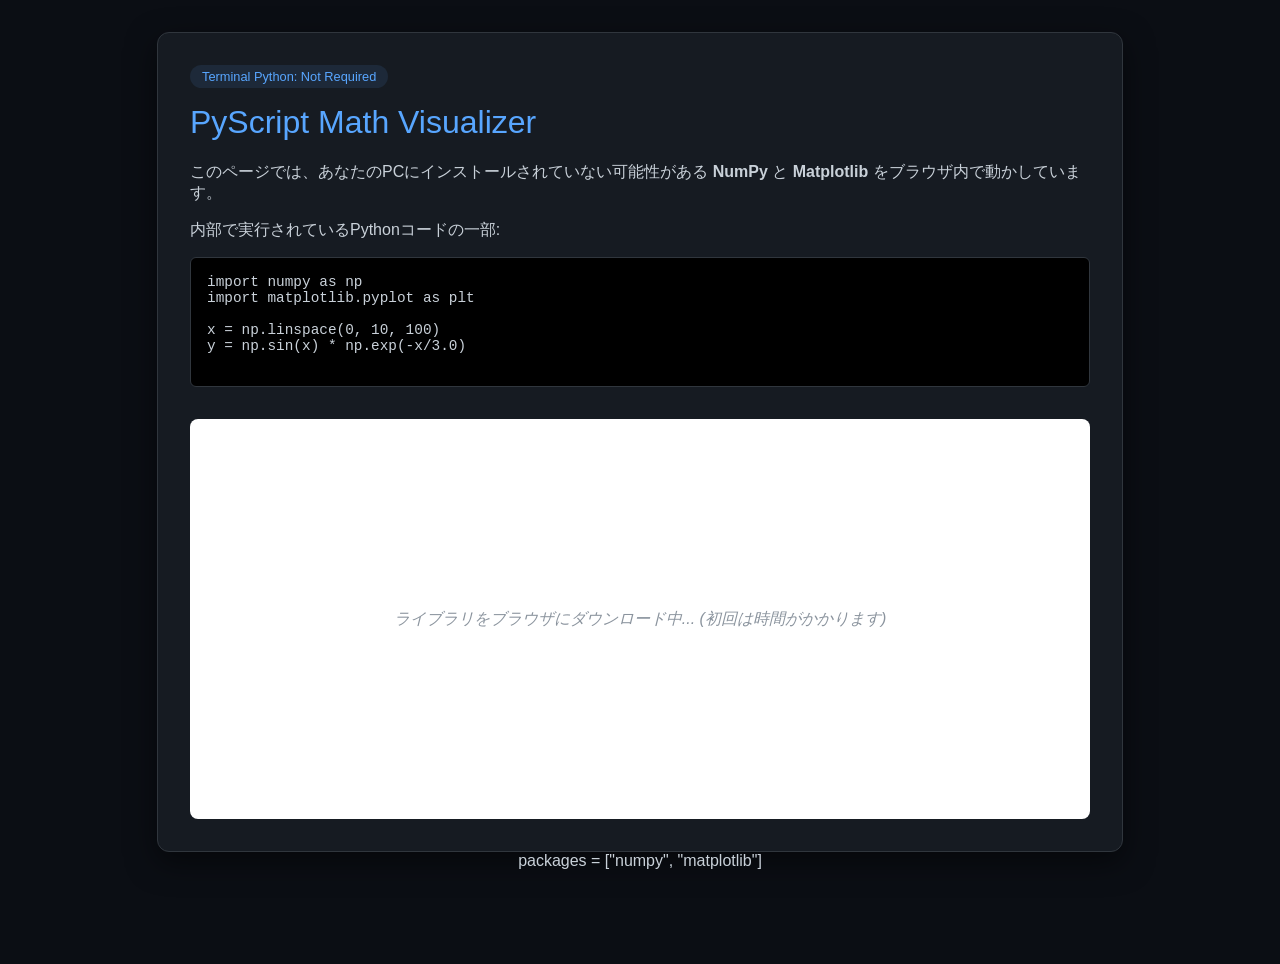
<file: testtimer2.html>
<!DOCTYPE html>
<html lang="ja">
<head>
    <meta charset="UTF-8">
    <meta name="viewport" content="width=device-width, initial-scale=1.0">
    <title>PyScript Library Demo (NumPy & Matplotlib)</title>
    
    <!-- PyScript (Pyodide版: 豊富なライブラリ対応) の読み込み -->
    <link rel="stylesheet" href="https://pyscript.net/releases/2024.1.1/core.css">
    <script type="module" src="https://pyscript.net/releases/2024.1.1/core.js"></script>

    <style>
        :root {
            --bg-color: #0b0e14;
            --card-bg: #161b22;
            --accent: #58a6ff;
            --text: #c9d1d9;
        }
        body {
            background-color: var(--bg-color);
            color: var(--text);
            font-family: 'Segoe UI', Tahoma, Geneva, Verdana, sans-serif;
            margin: 0;
            display: flex;
            flex-direction: column;
            align-items: center;
            min-height: 100vh;
            padding: 2rem;
        }
        .container {
            max-width: 900px;
            width: 100%;
            background: var(--card-bg);
            padding: 2rem;
            border-radius: 12px;
            border: 1px solid #30363d;
            box-shadow: 0 10px 30px rgba(0,0,0,0.5);
        }
        h1 {
            color: var(--accent);
            margin-top: 0;
            font-weight: 300;
        }
        .status-badge {
            background: rgba(88, 166, 255, 0.1);
            color: var(--accent);
            padding: 4px 12px;
            border-radius: 20px;
            font-size: 0.8rem;
            display: inline-block;
            margin-bottom: 1rem;
        }
        #plot-area {
            background: white; /* グラフを見やすくするために白背景 */
            border-radius: 8px;
            margin-top: 2rem;
            min-height: 400px;
            display: flex;
            justify-content: center;
            align-items: center;
            overflow: hidden;
        }
        .loading-msg {
            color: #8b949e;
            font-style: italic;
        }
        pre {
            background: #000;
            padding: 1rem;
            border-radius: 6px;
            overflow-x: auto;
            font-size: 0.9rem;
            border: 1px solid #30363d;
        }
    </style>
</head>
<body>

    <div class="container">
        <span class="status-badge">Terminal Python: Not Required</span>
        <h1>PyScript Math Visualizer</h1>
        <p>このページでは、あなたのPCにインストールされていない可能性がある <b>NumPy</b> と <b>Matplotlib</b> をブラウザ内で動かしています。</p>
        
        <p>内部で実行されているPythonコードの一部:</p>
        <pre>
import numpy as np
import matplotlib.pyplot as plt

x = np.linspace(0, 10, 100)
y = np.sin(x) * np.exp(-x/3.0)
        </pre>

        <div id="plot-area">
            <div class="loading-msg">ライブラリをブラウザにダウンロード中... (初回は時間がかかります)</div>
        </div>
    </div>

    <!-- 
        ライブラリの自動インストール設定 
        packages = [...] に書くだけでOK
    -->
    <py-config>
        packages = ["numpy", "matplotlib"]
    </py-config>

    <script type="py">
        import numpy as np
        import matplotlib.pyplot as plt
        from js import document

        def generate_plot():
            # 1. NumPyを使って高度な数学計算
            x = np.linspace(0, 20, 500)
            y = np.sin(x) * np.exp(-x/10.0) # 減衰振動の計算

            # 2. Matplotlibを使ってグラフ作成
            fig, ax = plt.subplots(figsize=(8, 5))
            ax.plot(x, y, color='#58a6ff', linewidth=2, label='Damped Sine Wave')
            ax.set_title("Generated by Python in Browser", color='#333333')
            ax.set_xlabel("Time (s)")
            ax.set_ylabel("Amplitude")
            ax.grid(True, linestyle='--', alpha=0.7)
            ax.legend()

            # 3. 指定したIDの要素に表示
            # 表示エリアをクリアしてから描画
            plot_area = document.getElementById("plot-area")
            plot_area.innerHTML = ""
            display(fig, target="plot-area")

        # 実行
        generate_plot()
    </script>

</body>
</html>
</file>
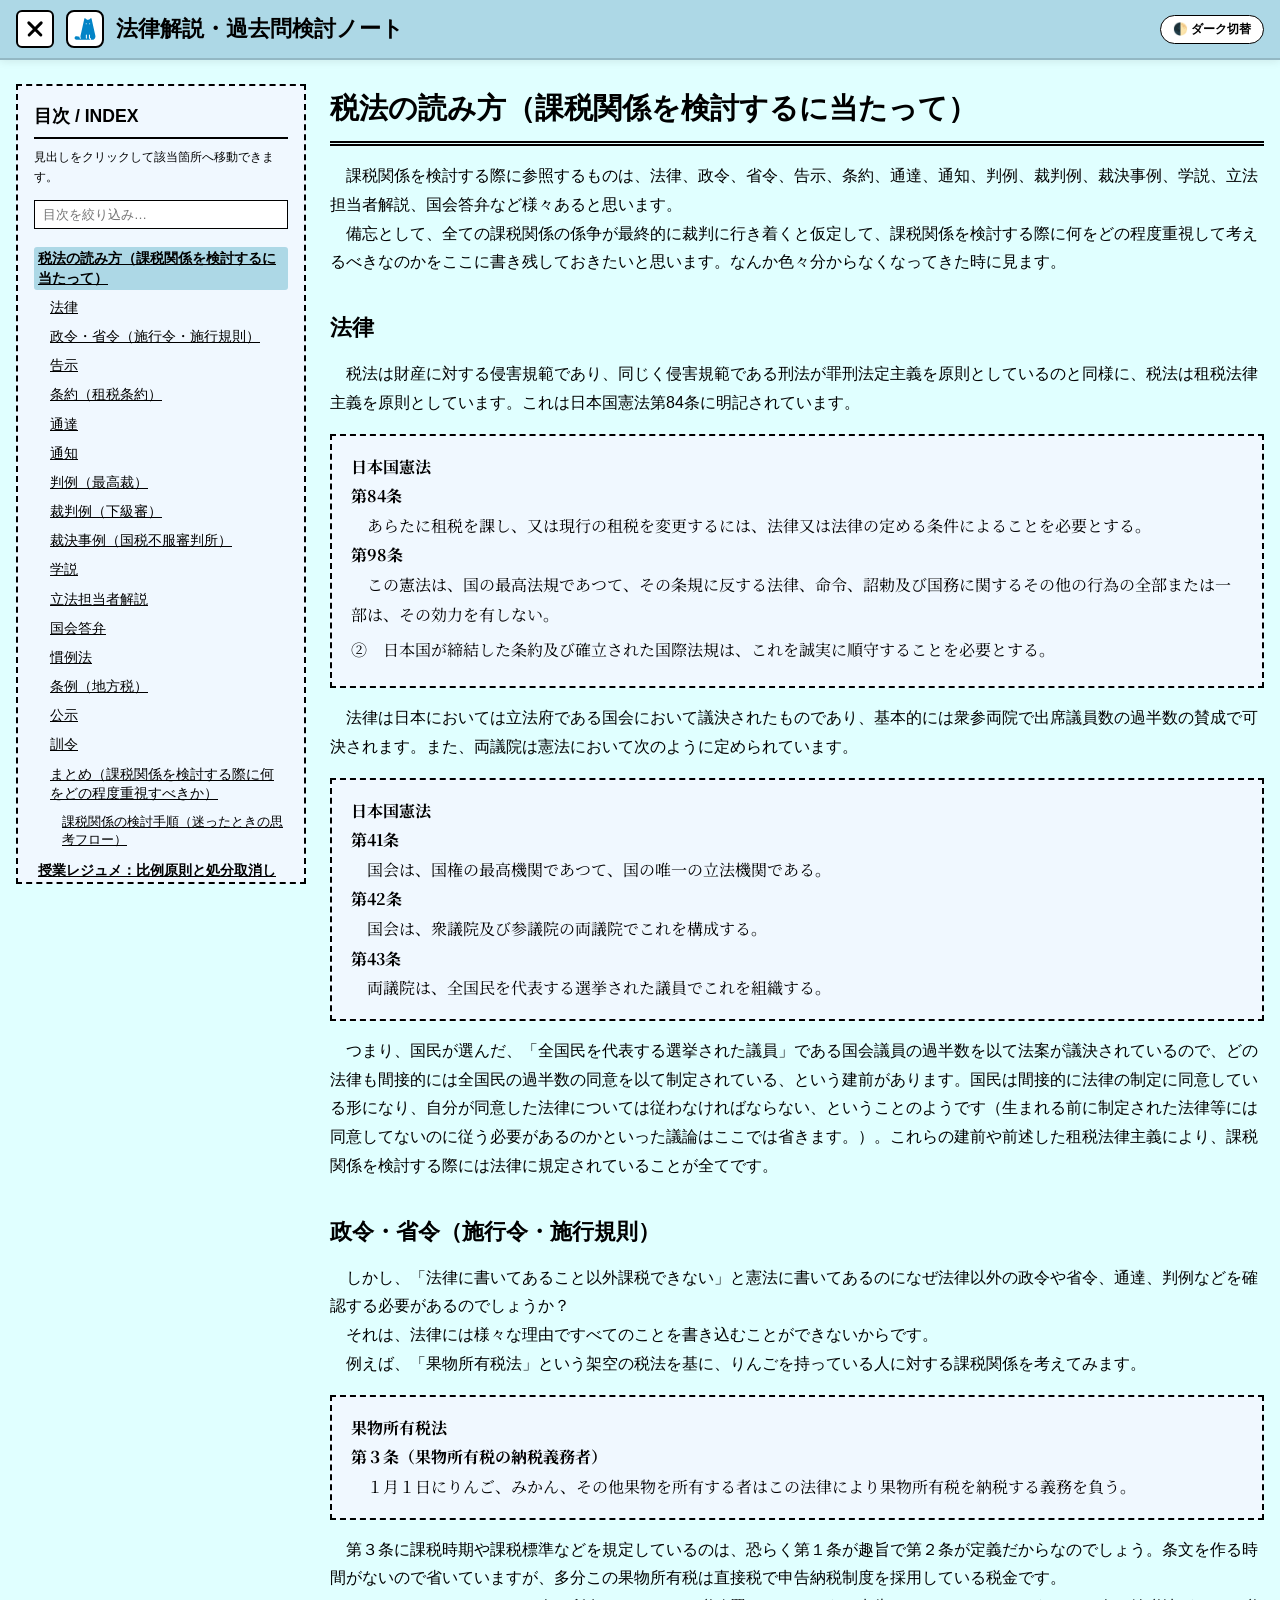
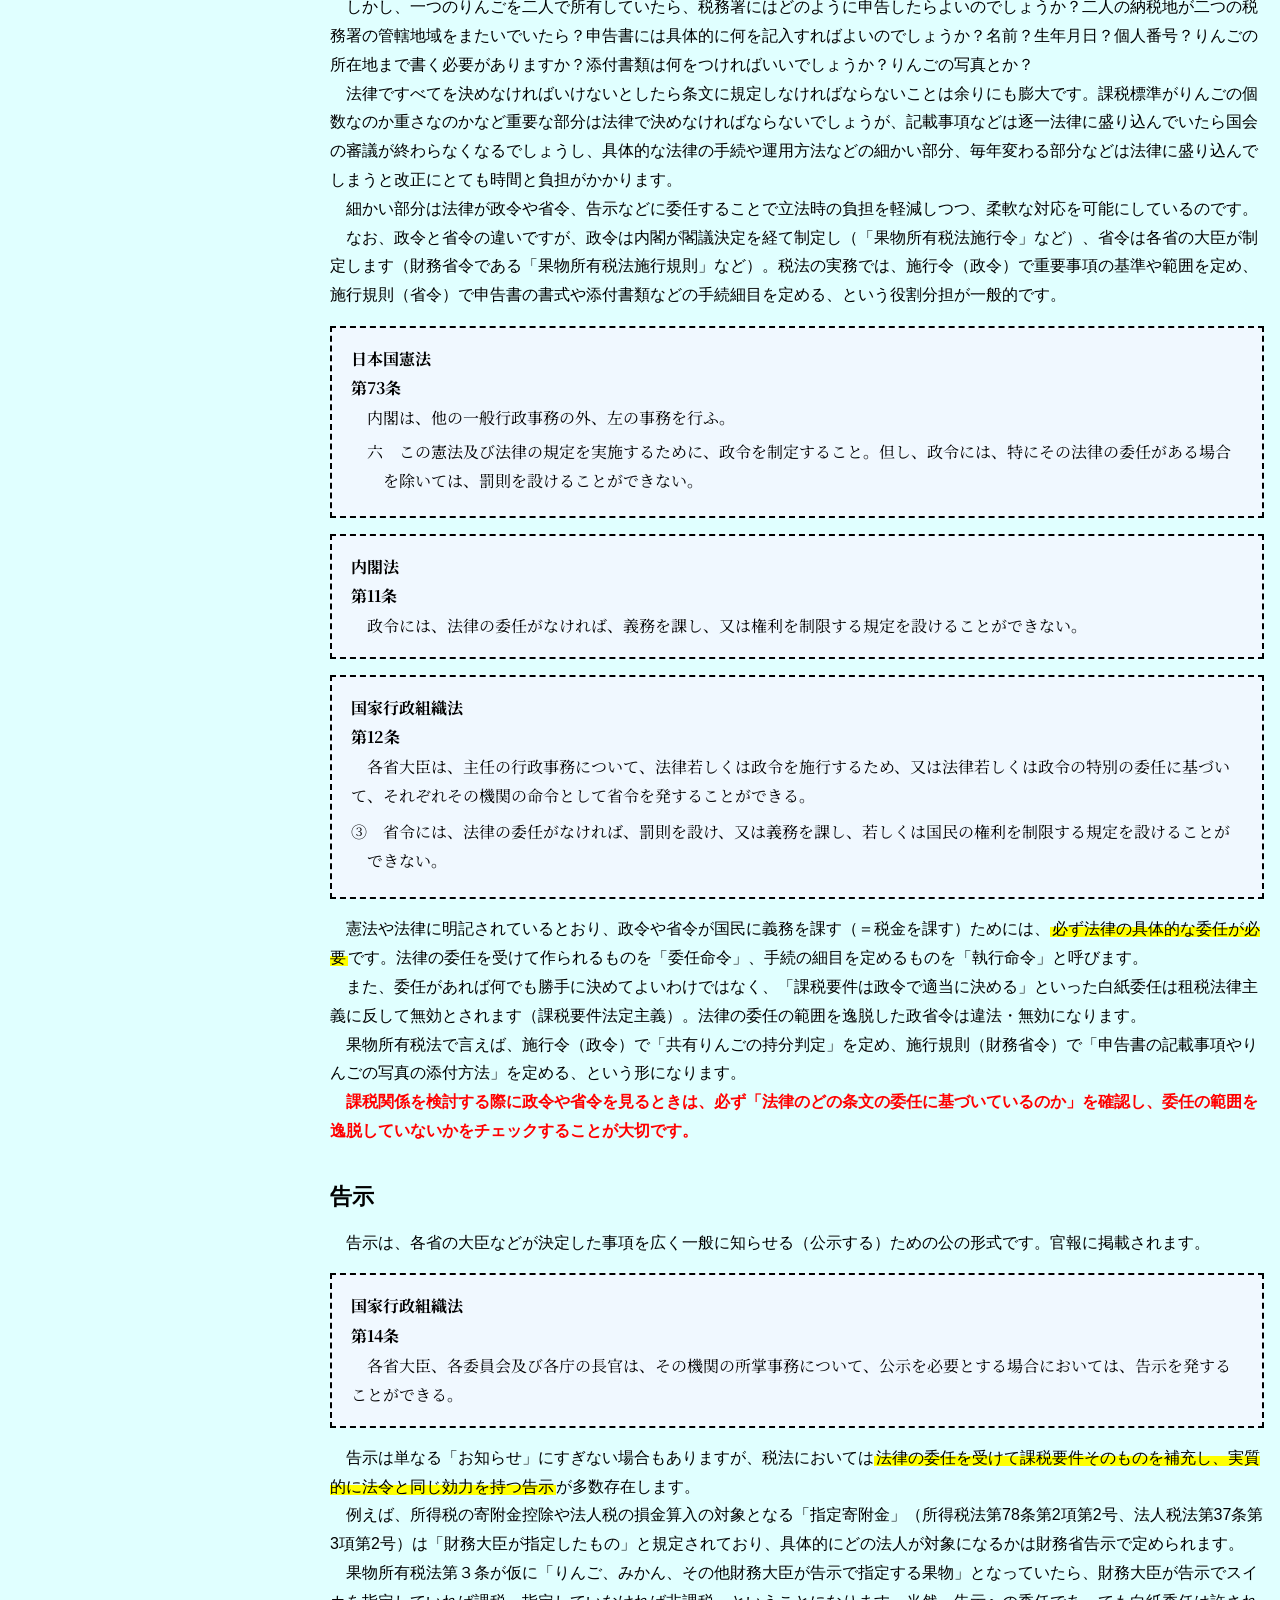
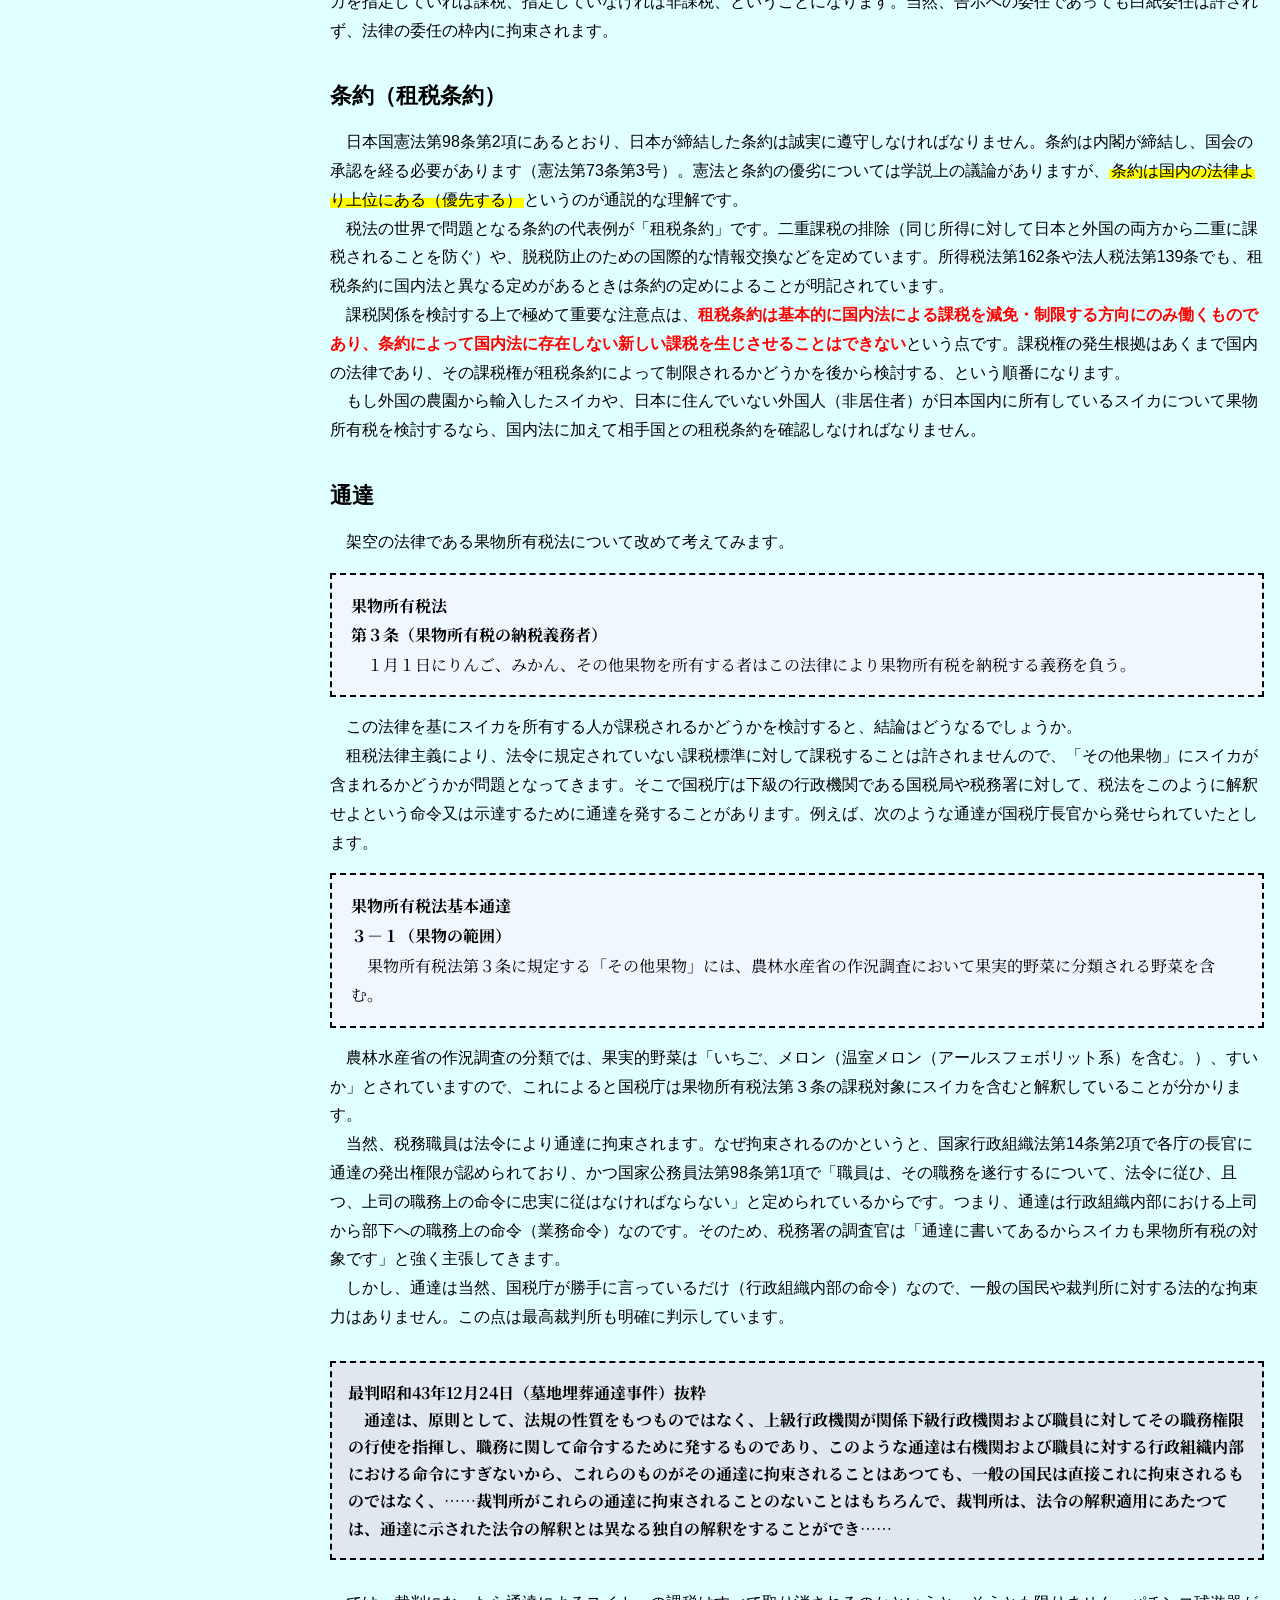
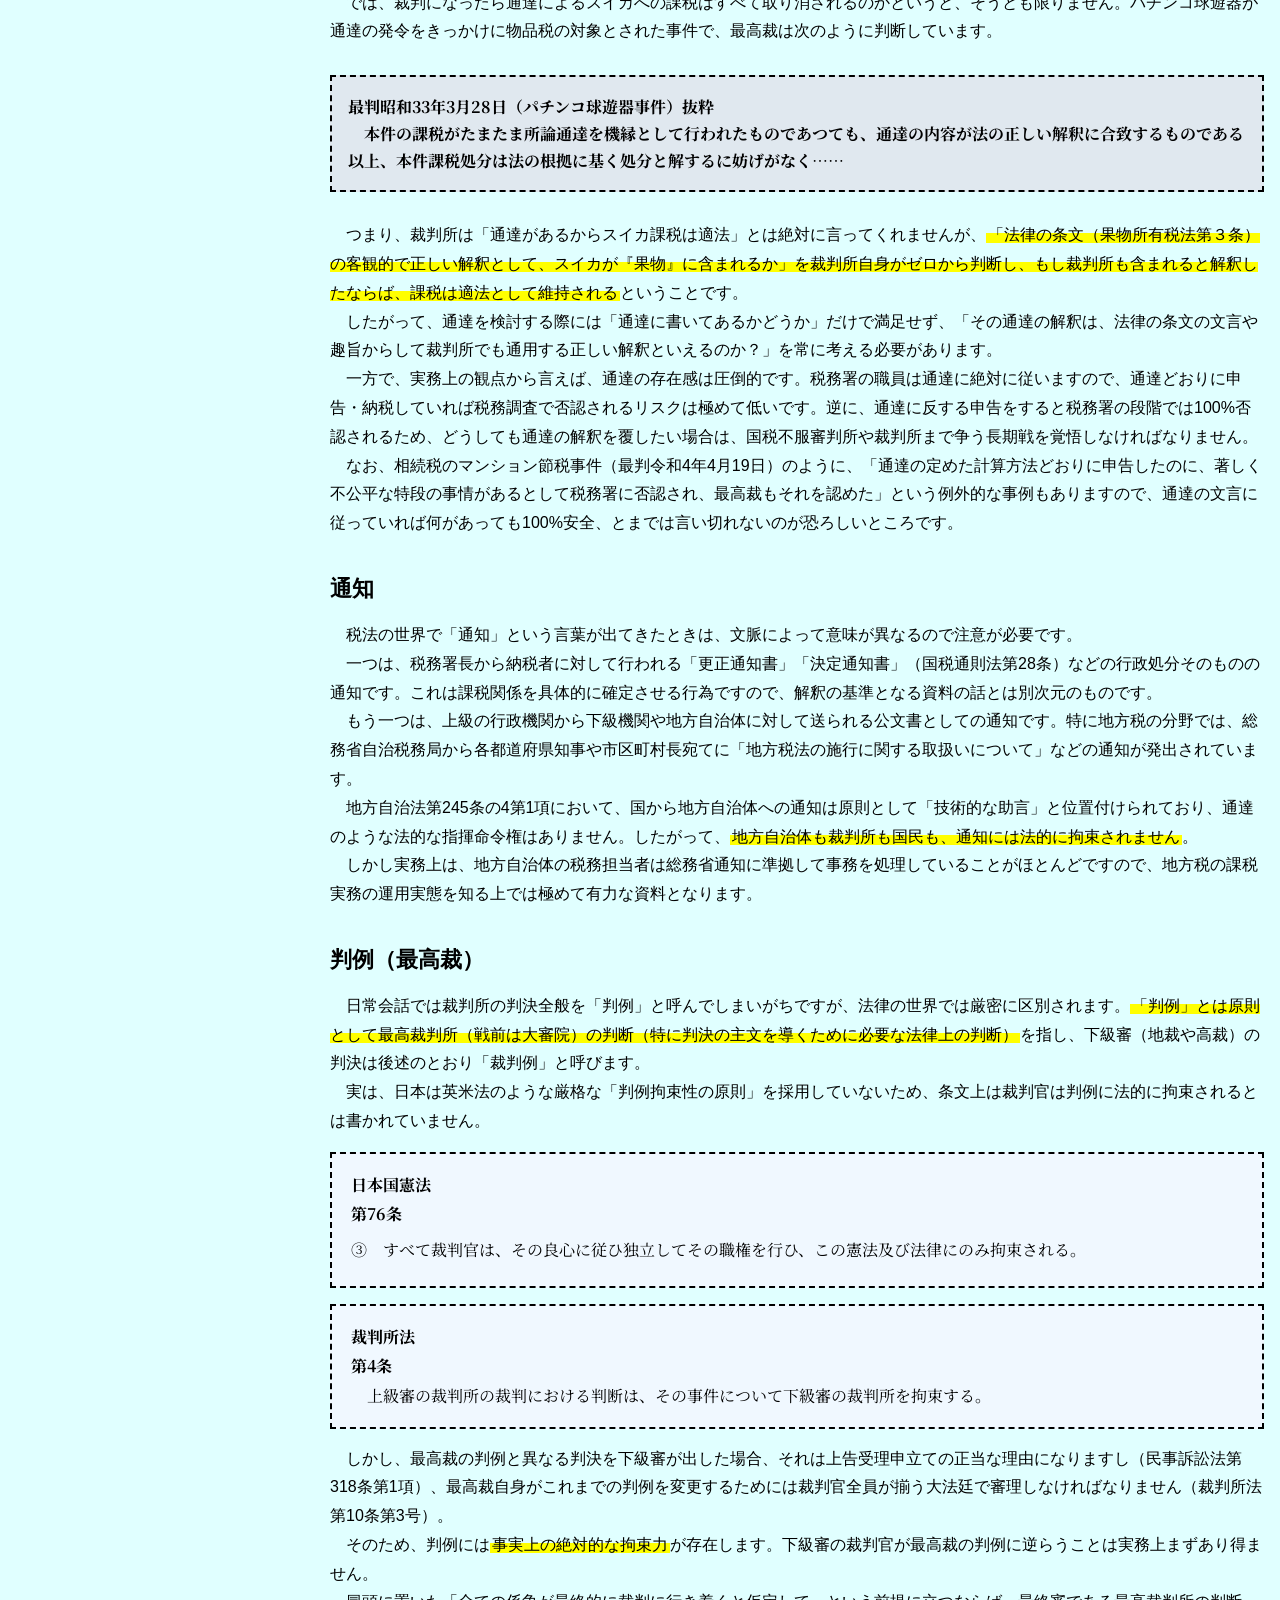
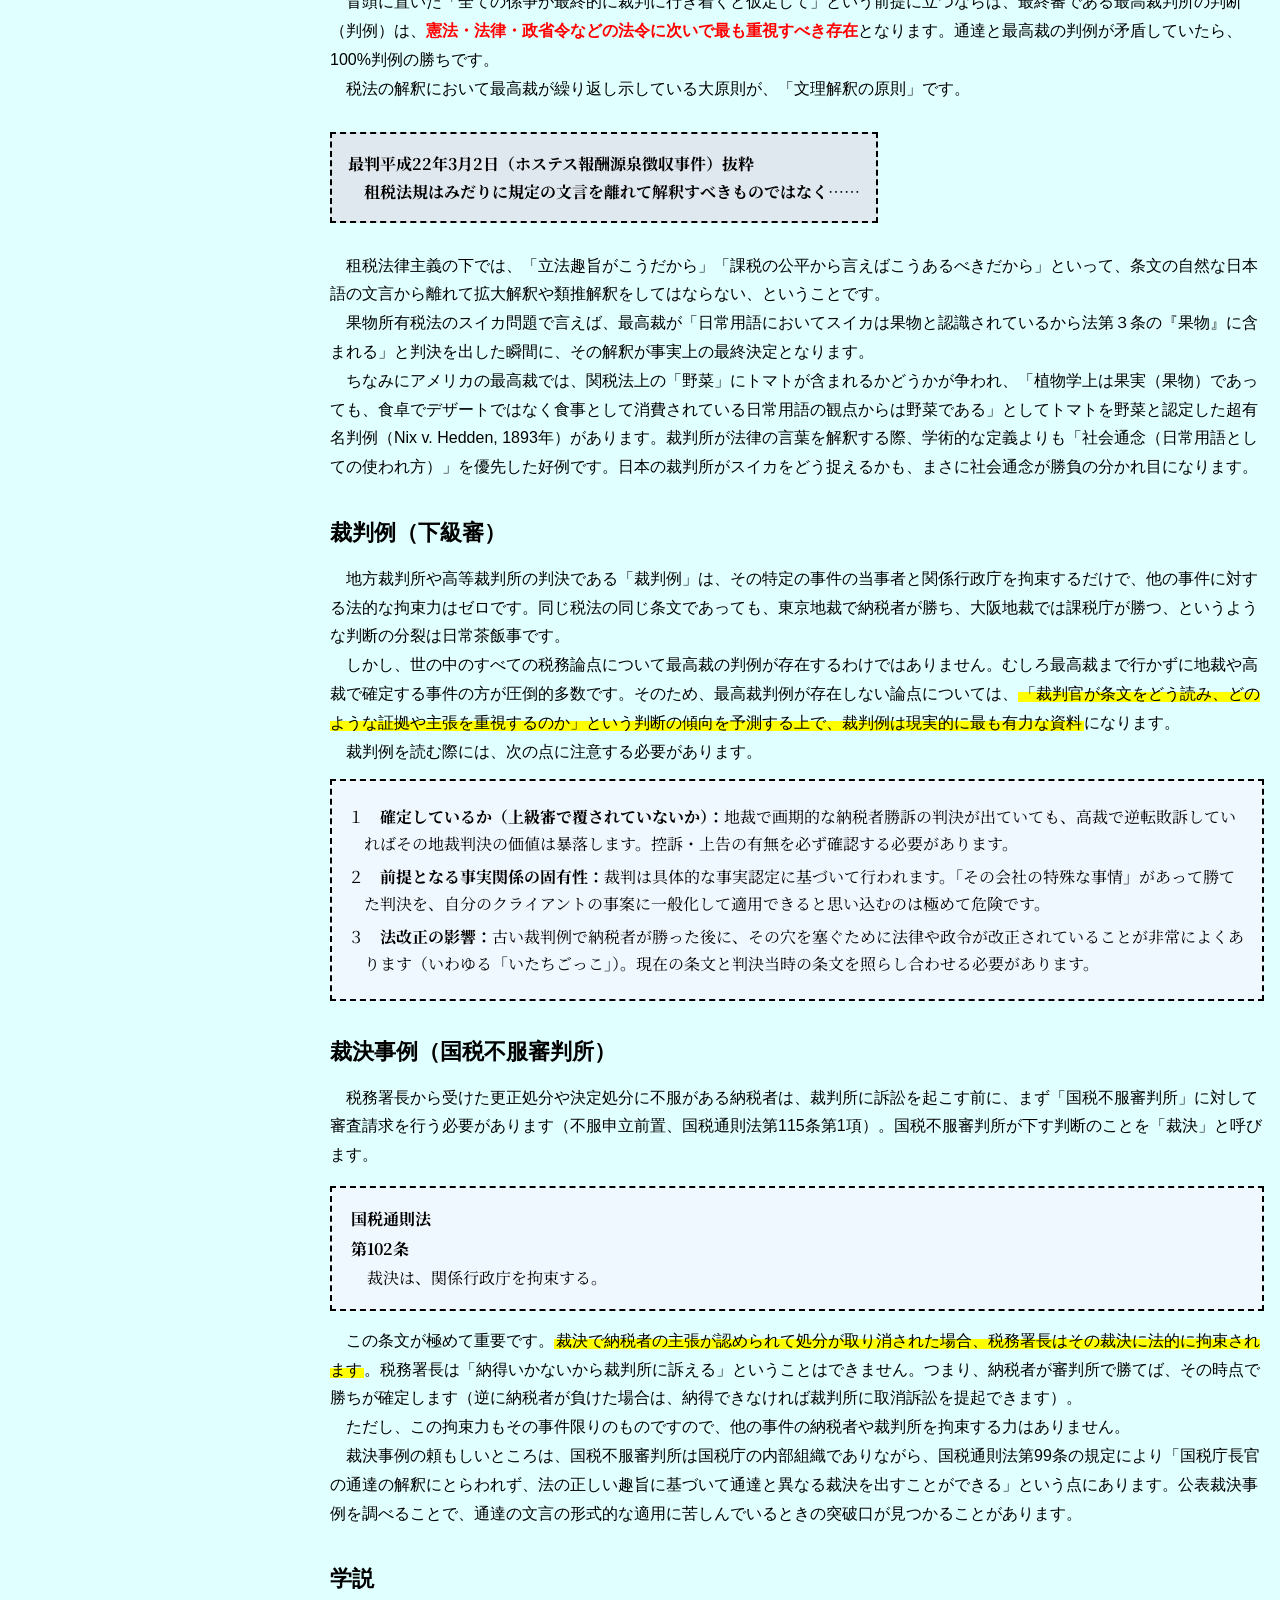
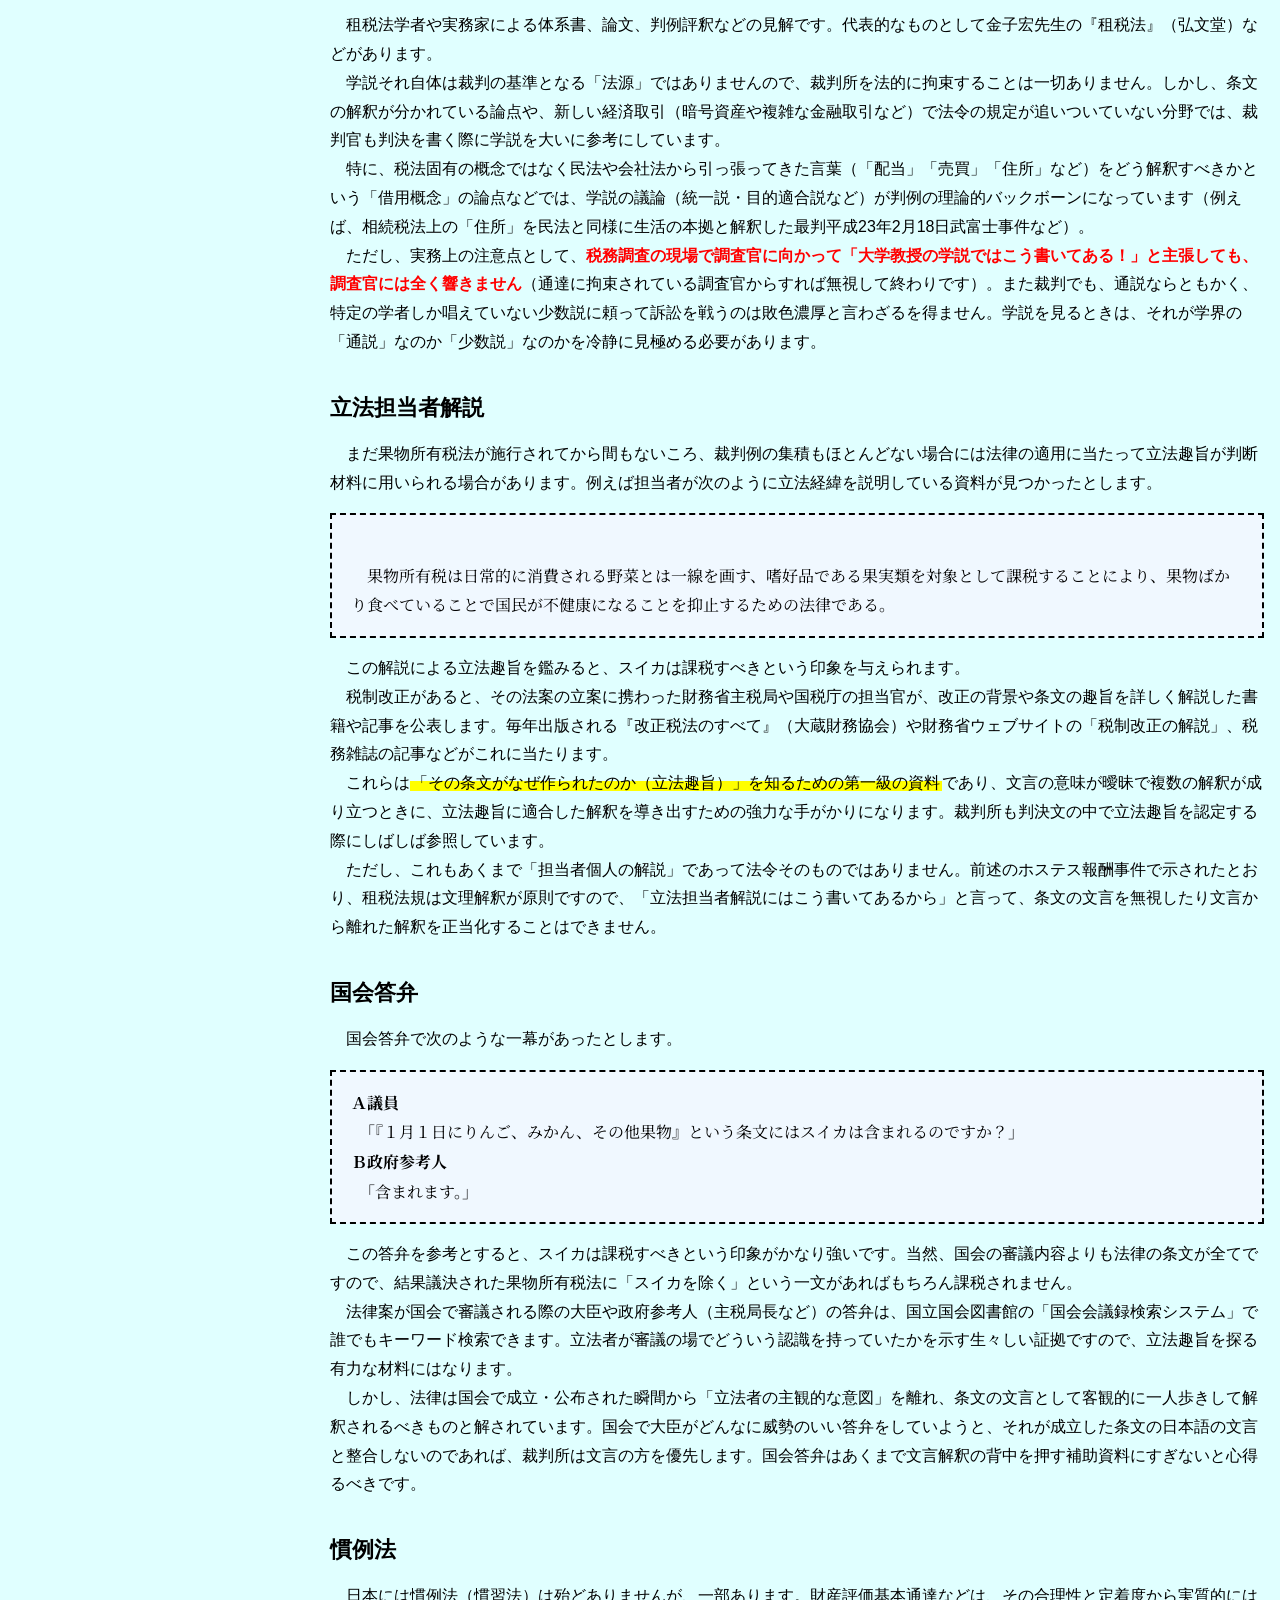
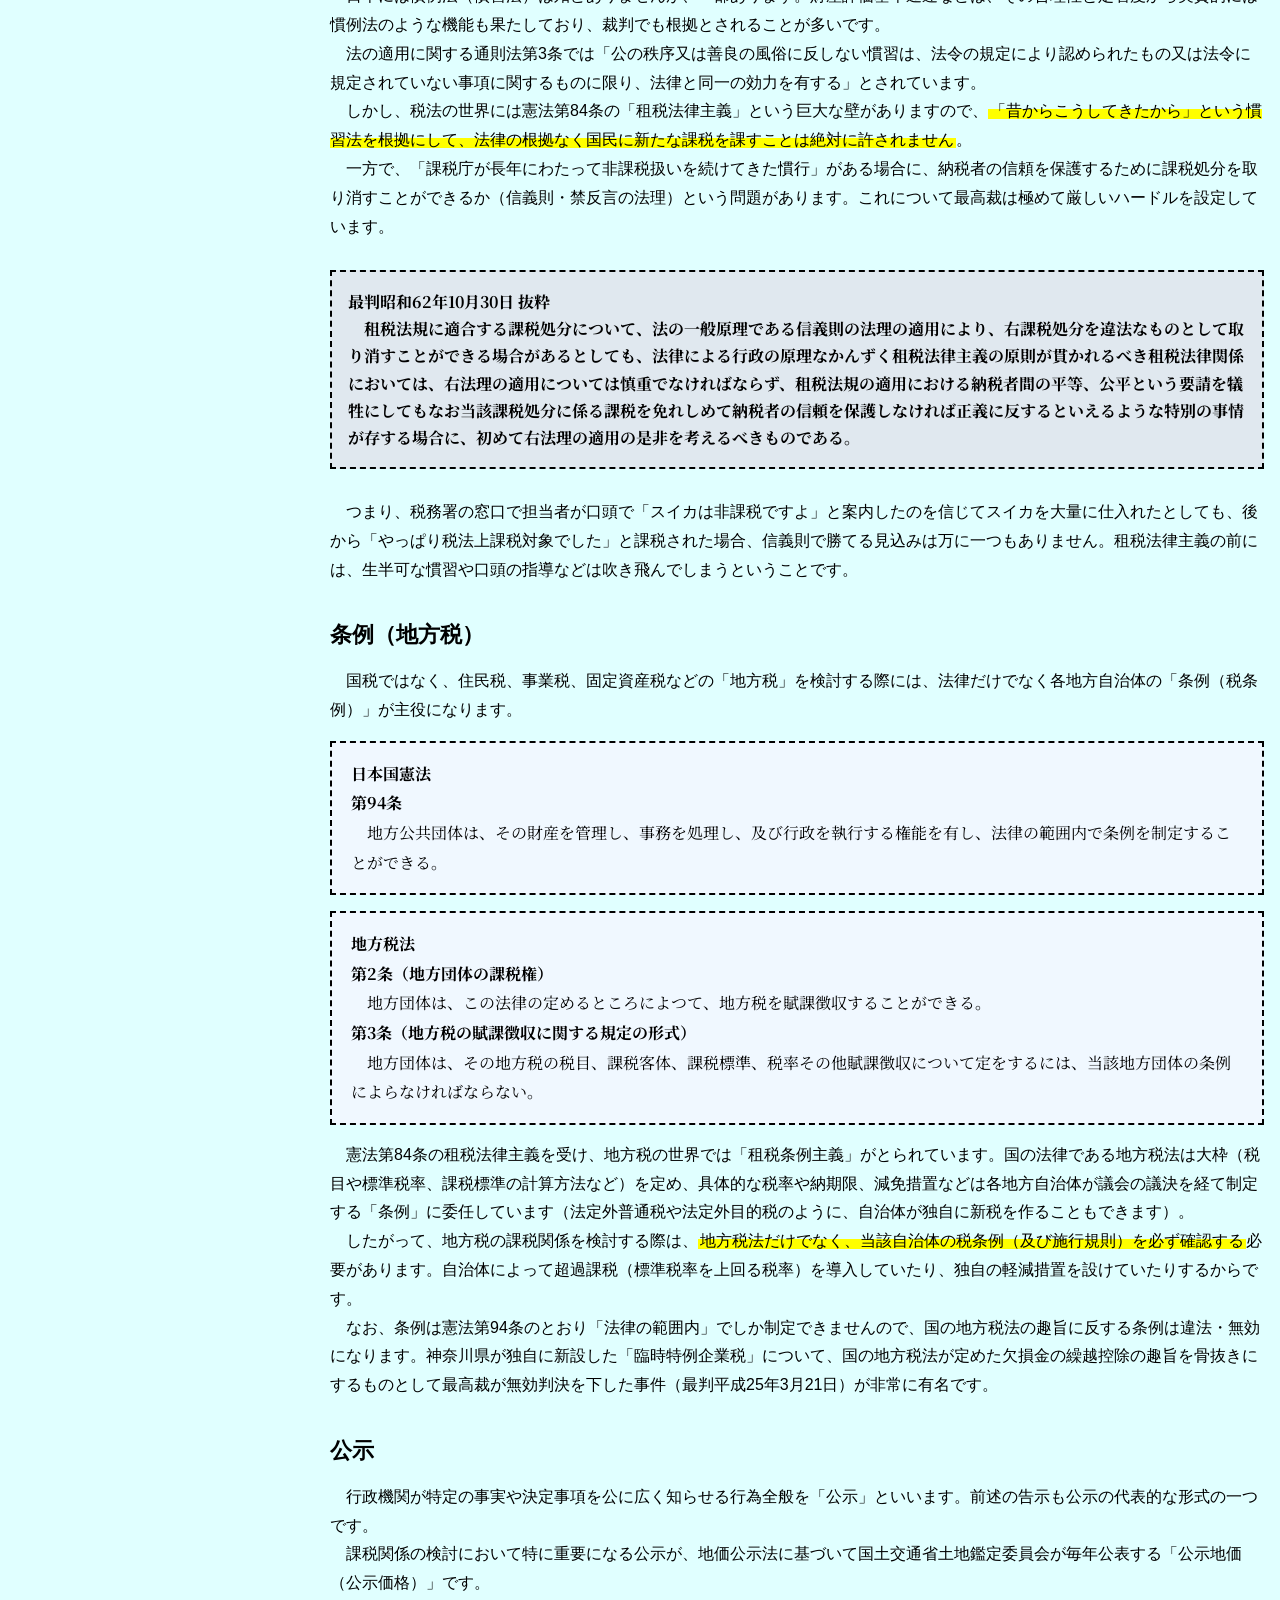
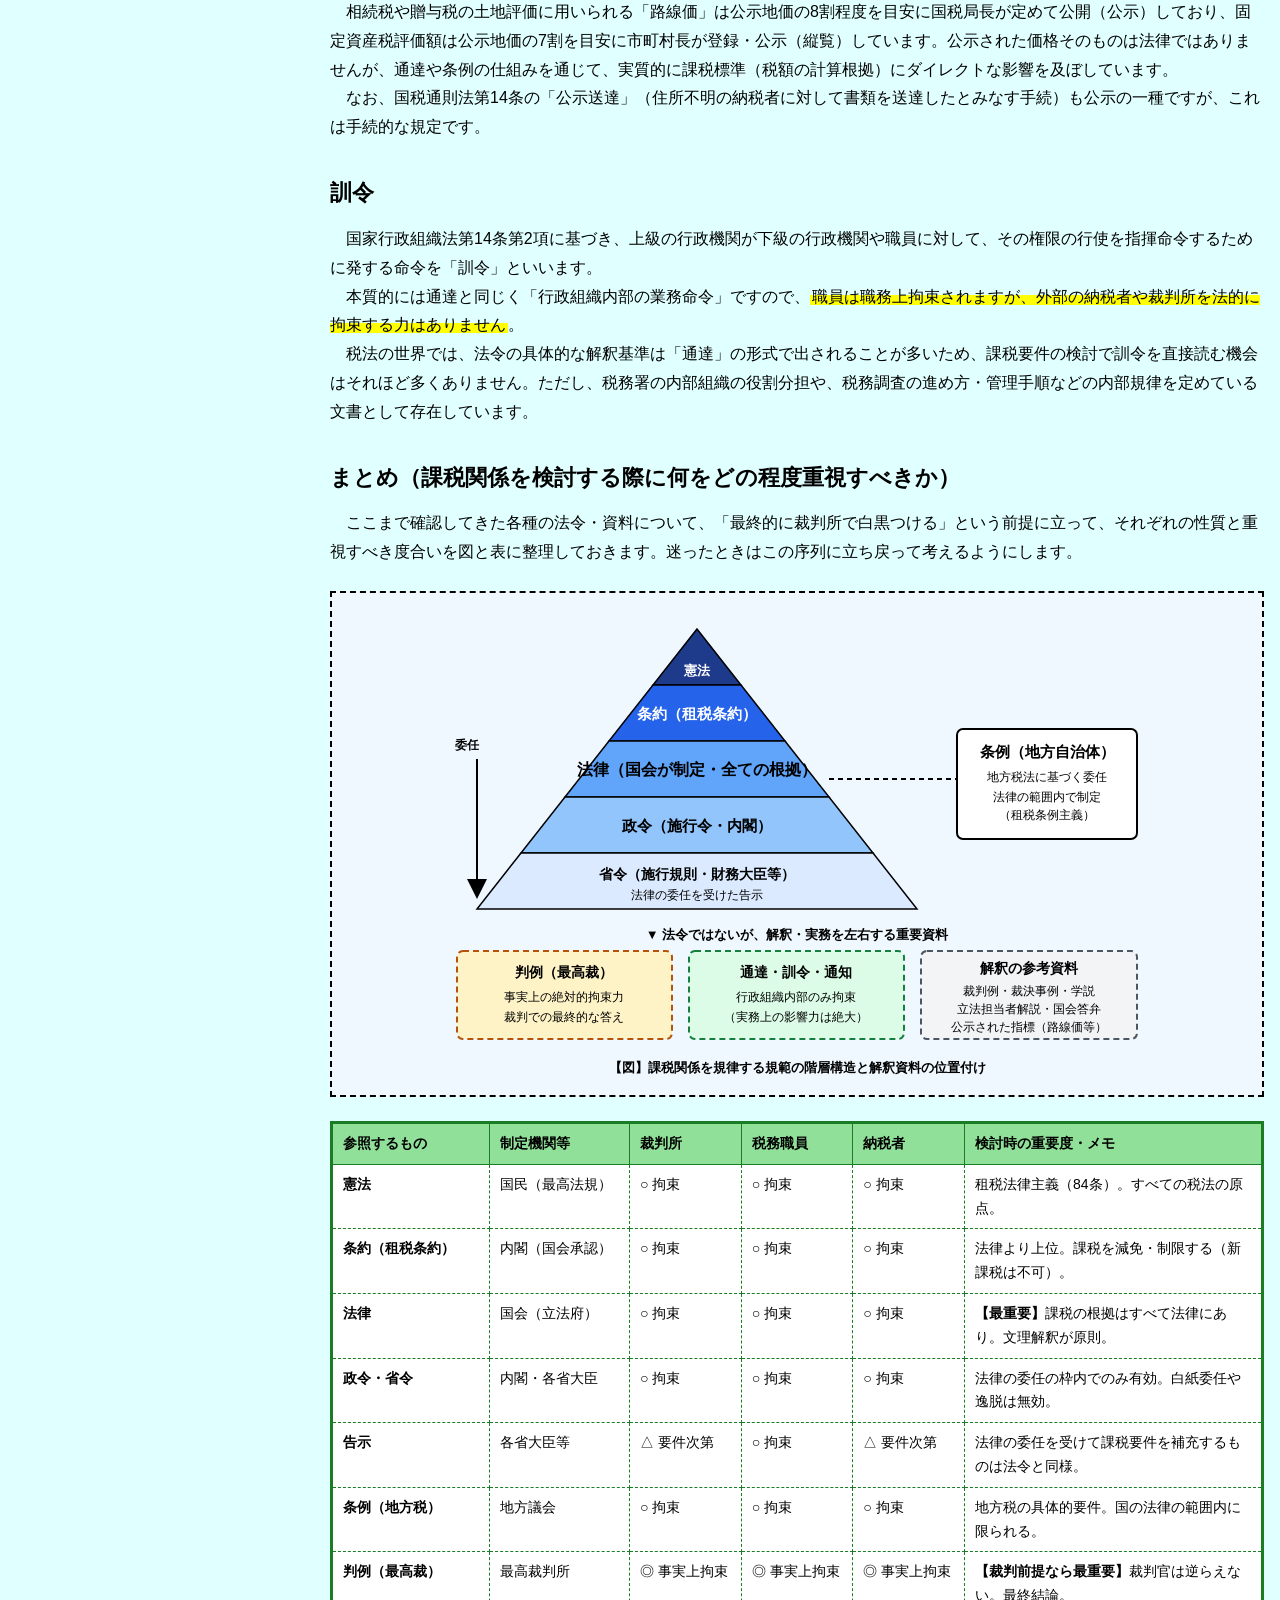
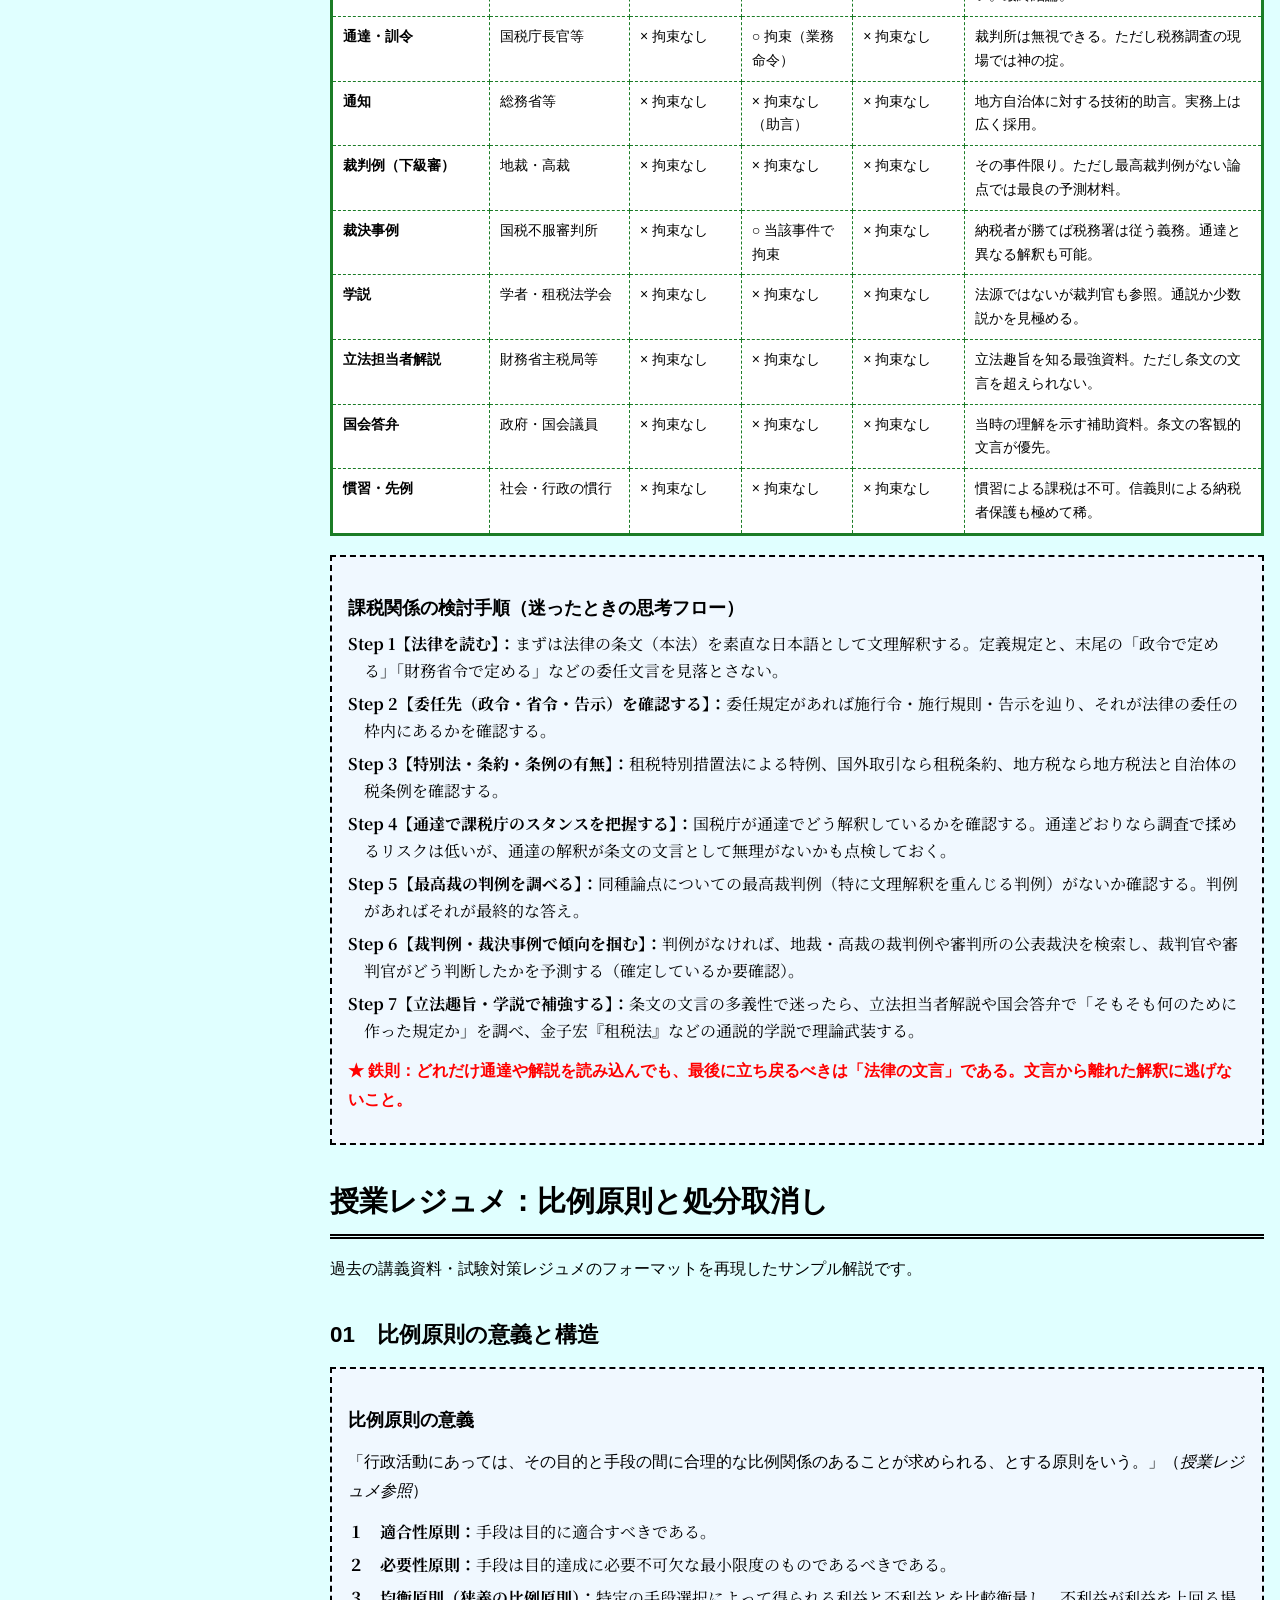
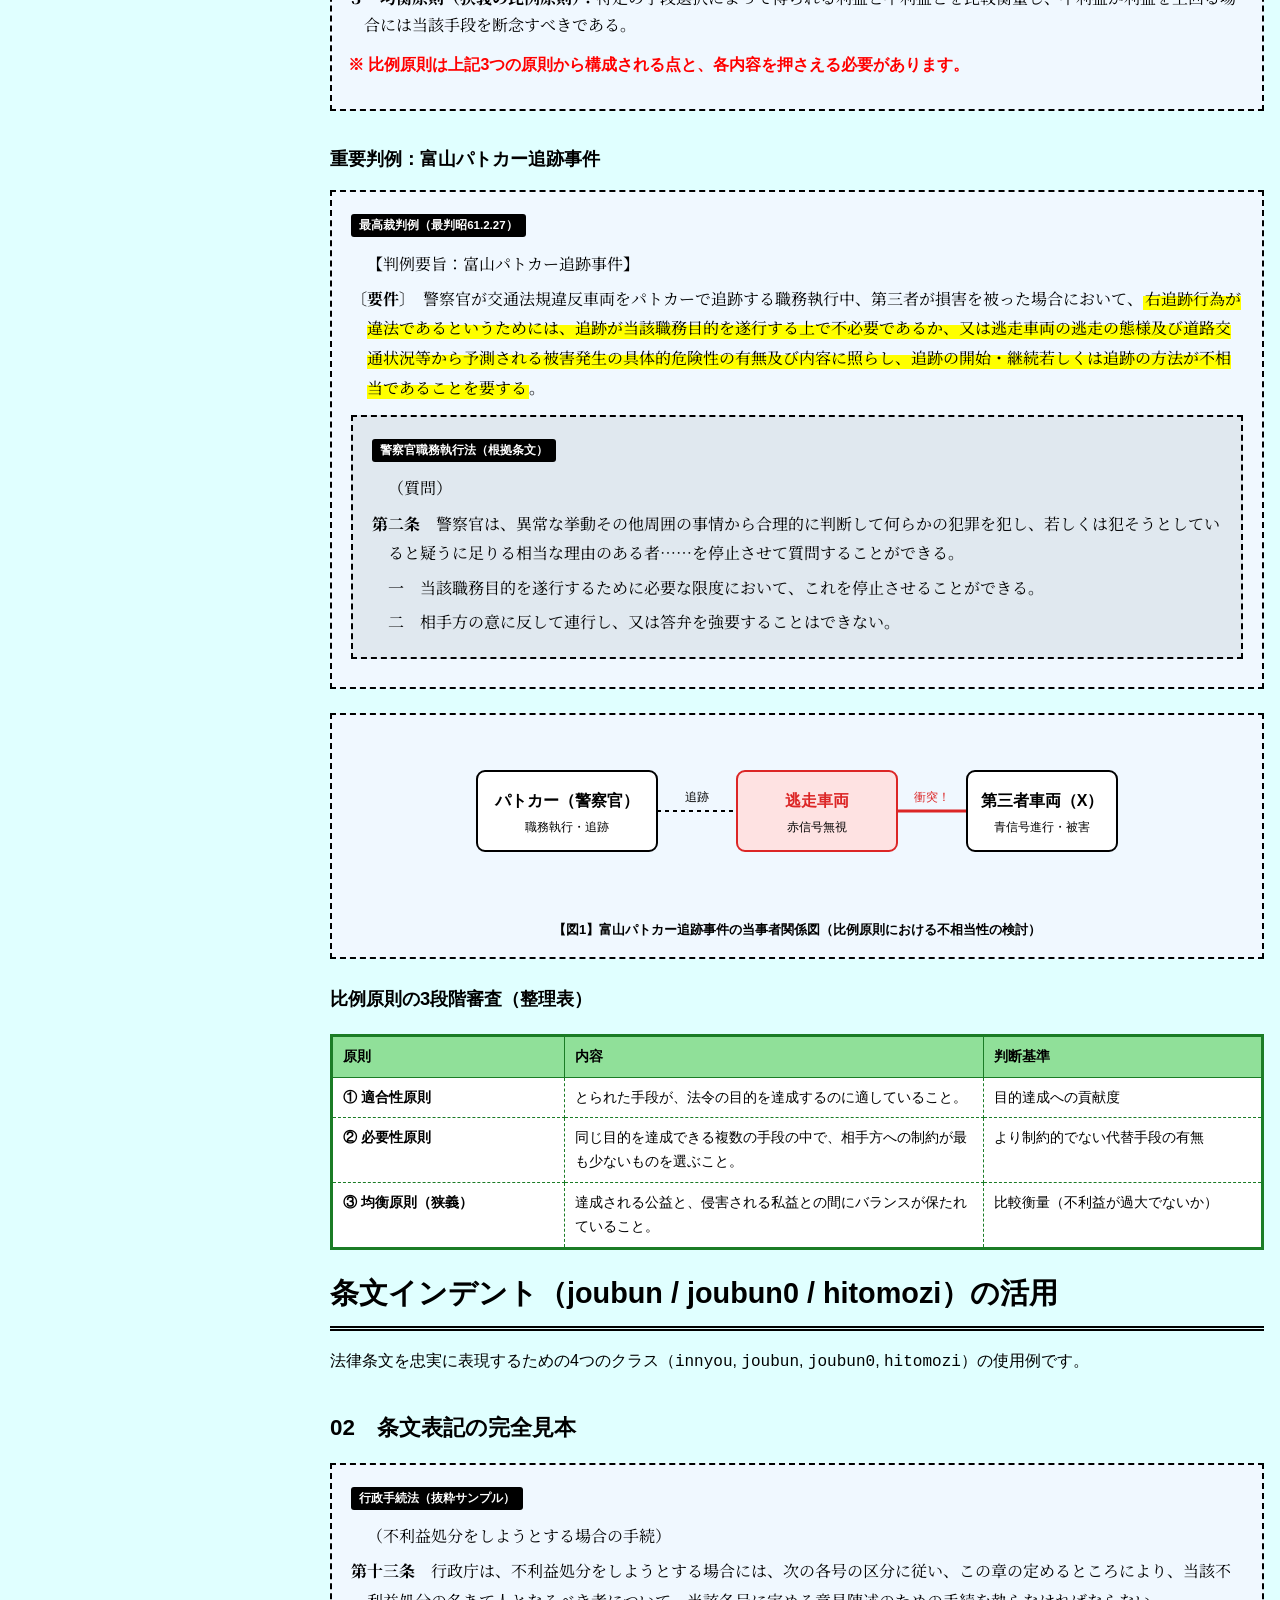
<file: 税法について.html>
<!DOCTYPE html>
<!--
╔══════════════════════════════════════════════════════════════════════════════╗
║  法律解説ページ テンプレート（tanuki483.github.io/-/ デザイン踏襲版）                ║
╚══════════════════════════════════════════════════════════════════════════════╝

■ デザインの特徴（過去資料 -.html / babel071016.html を踏襲）
  - 背景色：#E0FFFF（薄水色）／ヘッダー・フッター：#ADD8E6（水色）
  - 目次・解答枠：#F0F8FF（アリスブルー）／判例枠：#E0E8EF（水色グレー）
  - 見出しh1：下付き二重線（border-bottom: 5px double #000）
  - 見出しh2：破線囲み（border: 2px dashed #000; background: #F0F8FF）
  - 表（.c-matrix）：緑枠（border: 3px solid #1b7c26）＋ヘッダー緑（#90e099）＋破線セル
  - マーカー（mark）：黄色下線（linear-gradient(transparent 40%, yellow 40%)）
  - 重要語（.important）：赤文字強調
  - 文字色：すべて純黒（#000000）ではっきり読める設定

■ 主要クラス一覧
  ┌──────────────┬─────────────────────────────────────────────────────┐
  │ .innyou      │ 指示① 引用ボックス。2px破線囲み＋背景色。入れ子にするたびに    │
  │              │ 背景色が変わる（アリスブルー→グレー→薄緑→薄黄の循環）。     │
  │              │ data-title="民法" でタイトルラベルを表示。                    │
  │ .joubun      │ 指示② 条文インデント。全体を1字右へ、2行目以降は2字右へ。      │
  │              │ → 号（一、二、三…）やイ・ロ・ハに使用（明朝体）。             │
  │ .joubun0     │ 指示③ 上記②の「全体を1字ずらさない版」。1行目0字・2行目以降1字。│
  │              │ → 条・項（第○条、２、３…）に使用（明朝体）。                │
  │ .hitomozi    │ 指示④ 背景なしで全体を単純に1字右へずらす。                    │
  │              │ → 条の見出し（（定義）等）に使用。                           │
  │ 左カラム目次  │ 指示⑤ #content 内の h1〜h3 から目次を自動生成。                │
  │ ＋ハンバーガー│ クリックで任意の見出しへジャンプ。PC折りたたみ・スマホドロワー対応。│
  ├──────────────┼─────────────────────────────────────────────────────┤
  │ .hanrei      │ 判例ボックス（破線囲み＋#E0E8EF背景＋明朝体）。                 │
  │ .answer      │ 解答・解説ボックス（破線囲み＋#F0F8FF背景）。                  │
  │ .c-matrix    │ 過去資料準拠の緑枠テーブル（外枠緑＋th緑＋td破線）。            │
  │ .mondai      │ 過去問・演習問題（クリックで正誤判定＋解答解説トグル）。         │
  └──────────────┴─────────────────────────────────────────────────────┘
-->
<html lang="ja">
<head>
  <meta charset="UTF-8">
  <meta name="viewport" content="width=device-width, initial-scale=1.0">
  <meta name="description" content="過去資料のデザイン（薄水色背景・破線囲み・二重線見出し・緑枠表）を踏襲した法律解説・過去問検討テンプレート">
  <title>税法について</title>
  <link rel="icon" id="favicon" href="data:,">
  <style>
    @import url('https://fonts.googleapis.com/css2?family=JetBrains+Mono:wght@500;700&family=Noto+Serif+JP:wght@400;600;700&display=swap');

    html {
      scroll-behavior: smooth;
    }

    /* ═════════════════════════════════════════════════════════════════════
       COLOR & TOKENS（過去資料 -.html / babel071016.html 踏襲）
       ═════════════════════════════════════════════════════════════════════ */
    :root {
      --bg-page: #E0FFFF;          /* 全体背景：薄水色 */
      --bg-header: #ADD8E6;        /* ヘッダー・フッター：水色 */
      --bg-box-1: #F0F8FF;         /* 目次・解答枠・引用1段目：アリスブルー */
      --bg-box-2: #E0E8EF;         /* 判例枠・引用2段目：水色グレー */
      --bg-box-3: #E8F8F0;         /* 引用3段目：淡いミントグリーン */
      --bg-box-4: #FFFDE8;         /* 引用4段目：淡いアイボリーイエロー */
      --border-color: #000000;     /* 破線・二重線の枠線色：黒 */
      --text-main: #000000;        /* 文字色はすべて純黒（薄くしない） */
      --text-link: #0000EE;        /* リンク色：標準の濃い青 */
      --color-important: #FF0000;  /* 重要部分：赤 */
      --color-matrix: #1b7c26;     /* 表（c-matrix）の深緑 */
      --color-matrix-th: #90e099;  /* 表（c-matrix）の見出し背景 */
      --accent-blue: #0284c7;      /* ヘッダーアイコン・アクセント色 */
      --font-sans: Arial, 'Hiragino Kaku Gothic ProN', 'Yu Gothic', sans-serif;
      --font-serif: 'Noto Serif JP', 'Yu Mincho', 'Hiragino Mincho ProN', serif;
      --font-mono: 'JetBrains Mono', Consolas, monospace;
      --header-offset: 80px;
    }

    /* 寒色ダークテーマ（切替ボタンで利用可能） */
    body.theme-dark {
      --bg-page: #0f172a;
      --bg-header: #1e293b;
      --bg-box-1: #1e293b;
      --bg-box-2: #162032;
      --bg-box-3: #132a22;
      --bg-box-4: #2b2816;
      --border-color: #64748b;
      --text-main: #ffffff;
      --text-link: #38bdf8;
      --color-important: #f87171;
      --color-matrix: #22c55e;
      --color-matrix-th: #14532d;
      --accent-blue: #38bdf8;
    }

    /* ── 基本設定 ── */
    *, *::before, *::after { box-sizing: border-box; margin: 0; padding: 0; }
    body {
      font-family: var(--font-sans);
      font-size: 16px;
      line-height: 1.7;
      color: var(--text-main);
      background-color: var(--bg-page);
      margin: 0;
      padding: 0;
    }
    @media only screen and (max-width: 600px) {
      body { font-size: 85%; }
    }
    a { color: var(--text-link); }

    /* ═════════════════════════════════════════════════════════════════════
       ヘッダー（ai_design_reference.html のアイコン要件を満たす水色ヘッダー）
       ═════════════════════════════════════════════════════════════════════ */
    header {
      background-color: var(--bg-header);
      color: var(--text-main);
      padding: 10px 16px;
      position: sticky;
      top: 0;
      z-index: 100;
      border-bottom: 2px solid rgba(0, 0, 0, 0.15);
      box-shadow: 0 2px 8px rgba(0, 0, 0, 0.08);
    }
    .header-inner {
      max-width: 1300px;
      margin: 0 auto;
      display: flex;
      align-items: center;
      justify-content: space-between;
      gap: 12px;
    }
    .header-left {
      display: flex;
      align-items: center;
      gap: 12px;
    }
    .hamburger {
      width: 38px;
      height: 38px;
      display: inline-flex;
      flex-direction: column;
      align-items: center;
      justify-content: center;
      gap: 5px;
      background: #ffffff;
      border: 2px solid var(--border-color);
      border-radius: 6px;
      cursor: pointer;
      flex-shrink: 0;
    }
    body.theme-dark .hamburger { background: #334155; }
    .hamburger span {
      display: block;
      width: 20px;
      height: 2.5px;
      background: var(--text-main);
      border-radius: 2px;
      transition: all 0.25s ease;
    }
    .hamburger[aria-expanded="true"] span:nth-child(1) { transform: translateY(7.5px) rotate(45deg); }
    .hamburger[aria-expanded="true"] span:nth-child(2) { opacity: 0; }
    .hamburger[aria-expanded="true"] span:nth-child(3) { transform: translateY(-7.5px) rotate(-45deg); }

    /* ヘッダーアイコン（ai_design_reference.html 準拠） */
    .header-icon {
      width: 38px;
      height: 38px;
      flex-shrink: 0;
      background: #ffffff;
      border: 2px solid var(--border-color);
      border-radius: 8px;
      display: flex;
      align-items: center;
      justify-content: center;
    }
    body.theme-dark .header-icon { background: #334155; }
    .header-icon svg { width: 22px; height: 22px; color: var(--accent-blue); }

    header h1 {
      font-size: 1.35rem;
      font-weight: 700;
      line-height: 1.3;
      margin: 0;
      color: var(--text-main);
    }
    .header-right {
      display: flex;
      align-items: center;
      gap: 8px;
      flex-shrink: 0;
    }
    .btn-header {
      padding: 5px 12px;
      background: #ffffff;
      border: 1.5px solid var(--border-color);
      border-radius: 20px;
      font-size: 12px;
      font-weight: bold;
      color: var(--text-main);
      cursor: pointer;
      text-decoration: none;
      white-space: nowrap;
    }
    body.theme-dark .btn-header { background: #334155; }

    /* ═════════════════════════════════════════════════════════════════════
       ⑤ レイアウト ＆ 左カラム自動目次（.toc）
       ═════════════════════════════════════════════════════════════════════ */
    .layout-container {
      max-width: 1300px;
      margin: 0 auto;
      padding: 1.5rem 1rem 3rem;
      display: grid;
      grid-template-columns: 290px minmax(0, 1fr);
      gap: 24px;
      align-items: start;
      transition: grid-template-columns 0.25s ease, gap 0.25s ease;
    }

    /* 左カラム目次（過去資料の .toc スタイルを踏襲） */
    .toc-sidebar {
      position: sticky;
      top: var(--header-offset);
      max-height: calc(100vh - var(--header-offset) - 20px);
      overflow-y: auto;
      background-color: var(--bg-box-1);
      border: 2px dashed var(--border-color);
      padding: 1rem;
      margin-bottom: 2rem;
    }
    .toc-title {
      font-size: 1.1rem;
      font-weight: 700;
      margin-bottom: 0.5rem;
      padding-bottom: 0.3rem;
      border-bottom: 2px solid var(--border-color);
      display: flex;
      align-items: center;
      justify-content: space-between;
    }
    .toc-desc {
      font-size: 12px;
      margin-bottom: 0.8rem;
    }
    .toc-filter-input {
      width: 100%;
      padding: 6px 8px;
      margin-bottom: 10px;
      font-size: 13px;
      border: 1px solid var(--border-color);
      background: #ffffff;
      color: var(--text-main);
    }
    body.theme-dark .toc-filter-input { background: #0f172a; }
    .toc-list {
      list-style: none;
      padding: 0;
      margin: 0;
    }
    .toc-list li {
      margin: 0.35rem 0;
      font-size: 13.5px;
      line-height: 1.45;
    }
    .toc-list li a {
      color: var(--text-main);
      text-decoration: underline;
      display: block;
      padding: 2px 4px;
      border-radius: 3px;
    }
    .toc-list li a:hover {
      background-color: rgba(0, 0, 0, 0.08);
    }
    .toc-list li a.is-active {
      font-weight: 700;
      background-color: #ADD8E6;
      color: #000000;
    }
    .toc-list li.lv1 { font-weight: 700; margin-top: 8px; }
    .toc-list li.lv2 { padding-left: 12px; }
    .toc-list li.lv3 { padding-left: 24px; font-size: 12.5px; }

    /* PC折りたたみ時の動作 */
    @media (min-width: 901px) {
      body.sidebar-collapsed .layout-container {
        grid-template-columns: minmax(0, 1fr);
        gap: 0;
      }
      body.sidebar-collapsed .toc-sidebar {
        display: none;
      }
    }
    /* スマホ対応 */
    .sidebar-overlay { display: none; }
    @media (max-width: 900px) {
      .layout-container { grid-template-columns: minmax(0, 1fr); }
      .toc-sidebar {
        position: fixed;
        top: 0; left: 0; bottom: 0;
        z-index: 200;
        width: 82vw;
        max-width: 320px;
        max-height: none;
        background-color: var(--bg-box-1);
        border-right: 3px solid var(--border-color);
        border-top: none; border-bottom: none; border-left: none;
        transform: translateX(-105%);
        transition: transform 0.3s ease;
        padding-top: 1.5rem;
        box-shadow: 4px 0 16px rgba(0,0,0,0.2);
      }
      body.sidebar-open .toc-sidebar { transform: none; }
      .sidebar-overlay {
        display: block;
        position: fixed;
        inset: 0;
        background: rgba(0, 0, 0, 0.4);
        z-index: 150;
        opacity: 0;
        pointer-events: none;
        transition: opacity 0.25s;
      }
      body.sidebar-open .sidebar-overlay { opacity: 1; pointer-events: auto; }
      body.sidebar-open { overflow: hidden; }
    }

    /* ═════════════════════════════════════════════════════════════════════
       メインコンテンツ ＆ 見出し（過去資料 -.html 踏襲）
       ═════════════════════════════════════════════════════════════════════ */
    main {
      min-width: 0;
    }
    main :is(h1, h2, h3, h4) {
      scroll-margin-top: calc(var(--header-offset) + 10px);
    }

    /* section h1：下付き二重線で装飾 */
    section h1 {
      font-size: 1.8rem;
      font-weight: 700;
      border-bottom: 5px double var(--border-color);
      padding-bottom: 0.5rem;
      margin: 2rem 0 1rem;
      color: var(--text-main);
    }
    section h1:first-child { margin-top: 0; }

    /* section h2：中見出し（破線囲みを解除しすっきりした見出しに） */
    section h2 {
      font-size: 1.4rem;
      font-weight: 700;
      margin: 2rem 0 0.8rem;
      color: var(--text-main);
    }

    /* 判例名・タイトルを破線ボックスで囲む場合（必要時に使用可能） */
    .hanrei,
    .title-box {
      border: 2px dashed var(--border-color);
      background-color: var(--bg-box-2);
      padding: 0.4rem 0.8rem;
      display: inline-block;
      margin: 0.5rem 0;
      font-weight: 700;
      color: var(--text-main);
    }

    /* h3：小見出し */
    section h3 {
      font-size: 1.15rem;
      font-weight: 700;
      margin: 1.2rem 0 0.4rem;
      color: var(--text-main);
    }

    p { margin: 0.8rem 0; line-height: 1.8; }

    /* ═════════════════════════════════════════════════════════════════════
       指示① 引用ボックス（.innyou）
       ・破線で囲まれ、背景に色がついたdiv
       ・同じdivで囲むたびに色が変わる（循環）
       ═════════════════════════════════════════════════════════════════════ */
    .innyou {
      --q-bg: var(--bg-box-1);
      border: 2px dashed var(--border-color);
      background-color: var(--q-bg);
      padding: 1rem 1.2rem;
      margin: 1rem 0;
      font-family: var(--font-serif);
      color: var(--text-main);
      line-height: 1.85;
    }
    /* 入れ子で背景色を循環切り替え */
    .innyou .innyou { --q-bg: var(--bg-box-2); margin: 0.8rem 0; }
    .innyou .innyou .innyou { --q-bg: var(--bg-box-3); }
    .innyou .innyou .innyou .innyou { --q-bg: var(--bg-box-4); }
    .innyou .innyou .innyou .innyou .innyou { --q-bg: var(--bg-box-1); }

    /* タイトルラベル指定（data-title="..."） */
    .innyou[data-title]::before {
      content: attr(data-title);
      display: inline-block;
      font-family: var(--font-sans);
      font-size: 11.5px;
      font-weight: bold;
      background: var(--border-color);
      color: #ffffff;
      padding: 1px 8px;
      margin-bottom: 8px;
      border-radius: 3px;
    }
    body.theme-dark .innyou[data-title]::before {
      background: #38bdf8;
      color: #000000;
    }

    /* ═════════════════════════════════════════════════════════════════════
       指示②③④ 条文インデント（.joubun / .joubun0 / .hitomozi）
       ═════════════════════════════════════════════════════════════════════ */
    /* 指示② joubun：全体を1字右へ、2行目以降は2字右へ（号の表示） */
    .joubun {
      padding-left: 2em;
      text-indent: -1em;
      font-family: var(--font-serif);
      margin: 0.25rem 0;
    }
    /* 指示③ joubun0：全体を1字ずらさない版（1行目0字、2行目以降1字・条項の表示） */
    .joubun0 {
      padding-left: 1em;
      text-indent: -1em;
      font-family: var(--font-serif);
      margin: 0.35rem 0;
    }
    /* 指示④ hitomozi：全体を単純に1字右へずらす（条の見出し等） */
    .hitomozi {
      padding-left: 1em;
      text-indent: 0;
      font-family: var(--font-serif);
      margin: 0.2rem 0;
    }
    /* 入れ子でさらに1字ずつ深くする（イ・ロ・ハ等） */
    :is(.joubun, .joubun0) > :is(.joubun, .joubun0) {
      margin-left: -1em;
    }
    .jou { font-weight: 700; }

    /* ═════════════════════════════════════════════════════════════════════
       過去資料スタイル（.answer / .hanrei / .c-matrix / mark / .important）
       ═════════════════════════════════════════════════════════════════════ */
    /* 解答・解説ボックス */
    .answer {
      border: 2px dashed var(--border-color);
      background-color: var(--bg-box-1);
      padding: 1rem;
      margin-bottom: 2rem;
    }
    /* 判例ボックス */
    .hanrei {
      border: 2px dashed var(--border-color);
      background-color: var(--bg-box-2);
      padding: 1rem;
      margin: 1rem 0;
      font-family: var(--font-serif);
    }
    /* 重要赤字強調 */
    .important {
      color: var(--color-important);
      font-weight: bold;
    }
    /* 黄色マーカー */
    mark {
      background: linear-gradient(transparent 40%, #ffff00 40%);
      color: #000000;
      padding: 0 2px;
    }
    body.theme-dark mark {
      background: linear-gradient(transparent 40%, #ca8a04 40%);
      color: #ffffff;
    }

    /* 緑枠テーブル（.c-matrix：過去資料 -.html 踏襲） */
    .c-matrix {
      margin: 1.2rem 0;
    }
    .c-matrix table {
      border-collapse: collapse;
      border: solid 3px var(--color-matrix);
      width: 100%;
      background: #ffffff;
      color: #000000;
    }
    body.theme-dark .c-matrix table { background: #1e293b; color: #ffffff; }
    .c-matrix th, .c-matrix td {
      padding: 8px 10px;
      font-size: 14px;
      text-align: left;
      vertical-align: top;
    }
    .c-matrix th {
      border: solid 1px var(--color-matrix);
      background-color: var(--color-matrix-th);
      font-weight: 700;
    }
    .c-matrix td {
      border: dashed 1px var(--color-matrix);
    }
    @media only screen and (max-width: 600px) {
      .c-matrix {
        white-space: nowrap;
        overflow-x: auto;
        -webkit-overflow-scrolling: touch;
      }
    }

    /* ═════════════════════════════════════════════════════════════════════
       マルチメディア：SVG図 ＆ 過去問演習（.mondai）
       ═════════════════════════════════════════════════════════════════════ */
    .zu {
      margin: 1.5rem 0;
      padding: 1rem;
      border: 2px dashed var(--border-color);
      background: var(--bg-box-1);
      text-align: center;
    }
    .zu svg {
      max-width: 100%;
      height: auto;
      display: block;
      margin: 0 auto;
      font-family: var(--font-sans);
    }
    .zu figcaption {
      margin-top: 8px;
      font-size: 13px;
      font-weight: bold;
    }

    /* 過去問演習ボックス */
    .mondai {
      border: 2px dashed var(--border-color);
      background-color: var(--bg-box-1);
      padding: 1.2rem;
      margin: 1.5rem 0;
    }
    .mondai-title {
      font-size: 1.1rem;
      font-weight: bold;
      margin-bottom: 0.6rem;
      border-bottom: 1px solid var(--border-color);
      padding-bottom: 4px;
    }
    .sentakushi {
      list-style: none;
      margin: 1rem 0;
    }
    .sentakushi li {
      padding: 8px 12px;
      margin: 6px 0;
      border: 1px solid var(--border-color);
      background: #ffffff;
      cursor: pointer;
      border-radius: 4px;
      transition: all 0.15s;
    }
    body.theme-dark .sentakushi li { background: #334155; }
    .sentakushi li:hover { background: #e0f2fe; }
    .sentakushi li.is-correct {
      border: 2px solid #16a34a;
      background: #dcfce7 !important;
      font-weight: bold;
      color: #15803d;
    }
    .sentakushi li.is-wrong {
      border: 2px solid #dc2626;
      background: #fee2e2 !important;
      color: #b91c1c;
    }
    .kaitou-toggle {
      cursor: pointer;
      font-weight: bold;
      color: var(--text-link);
      margin-top: 8px;
    }
    .kaitou-content {
      margin-top: 10px;
      padding: 10px 14px;
      border: 1px dashed var(--border-color);
      background: var(--bg-box-2);
    }

    /* フッター */
    footer {
      background-color: var(--bg-header);
      color: var(--text-main);
      text-align: center;
      padding: 1.5rem 1rem;
      border-top: 2px solid rgba(0, 0, 0, 0.15);
      margin-top: 2rem;
    }
  </style>
</head>
<body>

  <!-- ═════════════ HEADER（ai_design_reference.html のSVGアイコン組み込み） ═════════════ -->
  <header>
    <div class="header-inner">
      <div class="header-left">
        <button class="hamburger" id="btn-menu" type="button" aria-label="目次を開閉" aria-expanded="true">
          <span></span><span></span><span></span>
        </button>
        <div class="header-icon">
          <!-- ▼▼▼ BEGIN HEADER ICON（design_reference_header_icon.svg／インライン埋め込み） ▼▼▼ -->
          <svg xmlns="http://www.w3.org/2000/svg" viewBox="0 0 128 128"><path fill="currentColor" d="M124.3,102.6L101.9,3.3c-0.3-1.5-1.7-2.5-3.3-2.3c-0.7,0.1-1.3,0.4-1.7,0.9c-0.8,0.8-2.6,2.6-4,4 c-2.9,2.9-6.7,4.8-10.8,5c-4.7,0.3-9.2-1.4-12.5-4.7l-4.3-4.3c-0.5-0.5-1.1-0.8-1.7-0.9c-1.6-0.2-3,0.9-3.3,2.3L38,102.6 c-0.6,2.7-0.8,5.6-0.3,8.2l-2.9,1.3l-3.3-2.7l-15.1-3.5c-3.2-0.7-6.5,0-9.1,2.1c-2.7,2.2-4.2,5.5-4,9c0.3,5.7,5.3,10.1,11.1,10.1 h75.7c0.8,0,1.5-0.2,2.2-0.5l3-1.5l3.4,2h5.8c6,0,11.7-2.4,15.6-6.9C124.1,115.2,125.7,108.8,124.3,102.6z"/><path fill="#fff" d="M34.1 118.8c.5 1 1.6 1.6 2.7 1.6.5 0 .9-.1 1.4-.3 1.5-.8 2.1-2.6 1.3-4-.9-1.7-1.5-3.5-1.8-5.3l-6.2-1.4C31.7 112.7 32.6 115.8 34.1 118.8zM90 127h8.5c.3-.9.5-1.9.5-3 0-3.9-2.5-7.2-6-8.5L92.9 99c0-1.7-1.4-3-3-3-1.7 0-3 1.4-3 3l.1 18.6c0 .1 0 .2 0 .4 0 1.7 1.3 3 3 3s3 1.3 3 3S91.7 127 90 127zM72 120.4c-1.7 0-3-1.3-3-3L68.9 99c0-1.7 1.3-3 3-3l0 0c1.7 0 3 1.3 3 3l.1 18.4C75 119.1 73.7 120.4 72 120.4L72 120.4zM71 31A3 3 0 1 0 71 37 3 3 0 1 0 71 31zM91 31A3 3 0 1 0 91 37 3 3 0 1 0 91 31z"/></svg>
          <!-- ▲▲▲ END HEADER ICON ▲▲▲ -->
        </div>
        <h1>法律解説・過去問検討ノート</h1>
      </div>
      <div class="header-right">
        <button class="btn-header" id="btn-theme" type="button">🌓 ダーク切替</button>
      </div>
    </div>
  </header>

  <!-- ═════════════ メインレイアウト（左カラム目次 ＋ 記事本文） ═════════════ -->
  <div class="layout-container">

    <!-- ⑤ 左カラム目次（hタグから自動生成） -->
    <aside class="toc-sidebar" id="toc-sidebar">
      <div class="toc-title">
        <span>目次 / INDEX</span>
      </div>
      <div class="toc-desc">見出しをクリックして該当箇所へ移動できます。</div>
      <input type="search" class="toc-filter-input" id="toc-filter" placeholder="目次を絞り込み…" aria-label="目次を検索">
      <ul class="toc-list" id="toc-list">
        <!-- JavaScriptで自動挿入されます -->
      </ul>
    </aside>
    <div class="sidebar-overlay" id="sidebar-overlay"></div>

    <!-- 記事本文 -->
    <main id="content">



      <!-- ────────── セクション1：税法の読み方 ────────── -->
      <section>
        <h1>税法の読み方（課税関係を検討するに当たって）</h1>
        <p>　課税関係を検討する際に参照するものは、法律、政令、省令、告示、条約、通達、通知、判例、裁判例、裁決事例、学説、立法担当者解説、国会答弁など様々あると思います。<br>
　備忘として、全ての課税関係の係争が最終的に裁判に行き着くと仮定して、課税関係を検討する際に何をどの程度重視して考えるべきなのかをここに書き残しておきたいと思います。なんか色々分からなくなってきた時に見ます。</p>
        <h2>法律</h2>
        <p>　税法は財産に対する侵害規範であり、同じく侵害規範である刑法が罪刑法定主義を原則としているのと同様に、税法は租税法律主義を原則としています。これは日本国憲法第84条に明記されています。</p>
        <div class="innyou">
         <b>日本国憲法<br>第84条</b><br>
         　あらたに租税を課し、又は現行の租税を変更するには、法律又は法律の定める条件によることを必要とする。
         <br><b>第98条</b>
         <br>　この憲法は、国の最高法規であつて、その条規に反する法律、命令、詔勅及び国務に関するその他の行為の全部または一部は、その効力を有しない。
         <div class="joubun0">②　日本国が締結した条約及び確立された国際法規は、これを誠実に順守することを必要とする。
         </div>
        </div>
        <p>　法律は日本においては立法府である国会において議決されたものであり、基本的には衆参両院で出席議員数の過半数の賛成で可決されます。また、両議院は憲法において次のように定められています。
        </p>
        <div class="innyou">
         <b>日本国憲法<br>第41条</b>
         <br>　国会は、国権の最高機関であつて、国の唯一の立法機関である。
         <br><b>第42条</b>
         <br>　国会は、衆議院及び参議院の両議院でこれを構成する。
         <br><b>第43条</b>
         <br>　両議院は、全国民を代表する選挙された議員でこれを組織する。
        </div>
        <p>　つまり、国民が選んだ、「全国民を代表する選挙された議員」である国会議員の過半数を以て法案が議決されているので、どの法律も間接的には全国民の過半数の同意を以て制定されている、という建前があります。国民は間接的に法律の制定に同意している形になり、自分が同意した法律については従わなければならない、ということのようです（生まれる前に制定された法律等には同意してないのに従う必要があるのかといった議論はここでは省きます。）。これらの建前や前述した租税法律主義により、課税関係を検討する際には法律に規定されていることが全てです。
        </p>
        <h2>政令・省令（施行令・施行規則）</h2>
        <p>　しかし、「法律に書いてあること以外課税できない」と憲法に書いてあるのになぜ法律以外の政令や省令、通達、判例などを確認する必要があるのでしょうか？
        <br>　それは、法律には様々な理由ですべてのことを書き込むことができないからです。
        <br>　例えば、「果物所有税法」という架空の税法を基に、りんごを持っている人に対する課税関係を考えてみます。
        </p>
        <div class="innyou">
          <b>果物所有税法<br>第３条（果物所有税の納税義務者）</b>
          <br>　１月１日にりんご、みかん、その他果物を所有する者はこの法律により果物所有税を納税する義務を負う。
        </div>
        <p>　第３条に課税時期や課税標準などを規定しているのは、恐らく第１条が趣旨で第２条が定義だからなのでしょう。条文を作る時間がないので省いていますが、多分この果物所有税は直接税で申告納税制度を採用している税金です。
        <br>　しかし、一つのりんごを二人で所有していたら、税務署にはどのように申告したらよいのでしょうか？二人の納税地が二つの税務署の管轄地域をまたいでいたら？申告書には具体的に何を記入すればよいのでしょうか？名前？生年月日？個人番号？りんごの所在地まで書く必要がありますか？添付書類は何をつければいいでしょうか？りんごの写真とか？
        <br>　法律ですべてを決めなければいけないとしたら条文に規定しなければならないことは余りにも膨大です。課税標準がりんごの個数なのか重さなのかなど重要な部分は法律で決めなければならないでしょうが、記載事項などは逐一法律に盛り込んでいたら国会の審議が終わらなくなるでしょうし、具体的な法律の手続や運用方法などの細かい部分、毎年変わる部分などは法律に盛り込んでしまうと改正にとても時間と負担がかかります。
        <br>　細かい部分は法律が政令や省令、告示などに委任することで立法時の負担を軽減しつつ、柔軟な対応を可能にしているのです。
        <br>　なお、政令と省令の違いですが、政令は内閣が閣議決定を経て制定し（「果物所有税法施行令」など）、省令は各省の大臣が制定します（財務省令である「果物所有税法施行規則」など）。税法の実務では、施行令（政令）で重要事項の基準や範囲を定め、施行規則（省令）で申告書の書式や添付書類などの手続細目を定める、という役割分担が一般的です。
        </p>
        <div class="innyou">
          <b>日本国憲法<br>第73条</b><br>
          　内閣は、他の一般行政事務の外、左の事務を行ふ。
          <div class="joubun">六　この憲法及び法律の規定を実施するために、政令を制定すること。但し、政令には、特にその法律の委任がある場合を除いては、罰則を設けることができない。</div>
        </div>
        <div class="innyou">
          <b>内閣法<br>第11条</b><br>
          　政令には、法律の委任がなければ、義務を課し、又は権利を制限する規定を設けることができない。
        </div>
        <div class="innyou">
          <b>国家行政組織法<br>第12条</b><br>
          　各省大臣は、主任の行政事務について、法律若しくは政令を施行するため、又は法律若しくは政令の特別の委任に基づいて、それぞれその機関の命令として省令を発することができる。
          <div class="joubun0">③　省令には、法律の委任がなければ、罰則を設け、又は義務を課し、若しくは国民の権利を制限する規定を設けることができない。</div>
        </div>
        <p>　憲法や法律に明記されているとおり、政令や省令が国民に義務を課す（＝税金を課す）ためには、<mark>必ず法律の具体的な委任が必要</mark>です。法律の委任を受けて作られるものを「委任命令」、手続の細目を定めるものを「執行命令」と呼びます。
        <br>　また、委任があれば何でも勝手に決めてよいわけではなく、「課税要件は政令で適当に決める」といった白紙委任は租税法律主義に反して無効とされます（課税要件法定主義）。法律の委任の範囲を逸脱した政省令は違法・無効になります。
        <br>　果物所有税法で言えば、施行令（政令）で「共有りんごの持分判定」を定め、施行規則（財務省令）で「申告書の記載事項やりんごの写真の添付方法」を定める、という形になります。
        <br>　<span class="important">課税関係を検討する際に政令や省令を見るときは、必ず「法律のどの条文の委任に基づいているのか」を確認し、委任の範囲を逸脱していないかをチェックすることが大切です。</span>
        </p>

        <h2>告示</h2>
        <p>　告示は、各省の大臣などが決定した事項を広く一般に知らせる（公示する）ための公の形式です。官報に掲載されます。
        </p>
        <div class="innyou">
          <b>国家行政組織法<br>第14条</b><br>
          　各省大臣、各委員会及び各庁の長官は、その機関の所掌事務について、公示を必要とする場合においては、告示を発することができる。
        </div>
        <p>　告示は単なる「お知らせ」にすぎない場合もありますが、税法においては<mark>法律の委任を受けて課税要件そのものを補充し、実質的に法令と同じ効力を持つ告示</mark>が多数存在します。
        <br>　例えば、所得税の寄附金控除や法人税の損金算入の対象となる「指定寄附金」（所得税法第78条第2項第2号、法人税法第37条第3項第2号）は「財務大臣が指定したもの」と規定されており、具体的にどの法人が対象になるかは財務省告示で定められます。
        <br>　果物所有税法第３条が仮に「りんご、みかん、その他財務大臣が告示で指定する果物」となっていたら、財務大臣が告示でスイカを指定していれば課税、指定していなければ非課税、ということになります。当然、告示への委任であっても白紙委任は許されず、法律の委任の枠内に拘束されます。
        </p>

        <h2>条約（租税条約）</h2>
        <p>　日本国憲法第98条第2項にあるとおり、日本が締結した条約は誠実に遵守しなければなりません。条約は内閣が締結し、国会の承認を経る必要があります（憲法第73条第3号）。憲法と条約の優劣については学説上の議論がありますが、<mark>条約は国内の法律より上位にある（優先する）</mark>というのが通説的な理解です。
        <br>　税法の世界で問題となる条約の代表例が「租税条約」です。二重課税の排除（同じ所得に対して日本と外国の両方から二重に課税されることを防ぐ）や、脱税防止のための国際的な情報交換などを定めています。所得税法第162条や法人税法第139条でも、租税条約に国内法と異なる定めがあるときは条約の定めによることが明記されています。
        <br>　課税関係を検討する上で極めて重要な注意点は、<span class="important">租税条約は基本的に国内法による課税を減免・制限する方向にのみ働くものであり、条約によって国内法に存在しない新しい課税を生じさせることはできない</span>という点です。課税権の発生根拠はあくまで国内の法律であり、その課税権が租税条約によって制限されるかどうかを後から検討する、という順番になります。
        <br>　もし外国の農園から輸入したスイカや、日本に住んでいない外国人（非居住者）が日本国内に所有しているスイカについて果物所有税を検討するなら、国内法に加えて相手国との租税条約を確認しなければなりません。
        </p>

        <h2>通達</h2>
        <p>　架空の法律である果物所有税法について改めて考えてみます。
        </p>
        <div class="innyou">
          <b>果物所有税法<br>第３条（果物所有税の納税義務者）</b>
          <br>　１月１日にりんご、みかん、その他果物を所有する者はこの法律により果物所有税を納税する義務を負う。
        </div>
        <p>　この法律を基にスイカを所有する人が課税されるかどうかを検討すると、結論はどうなるでしょうか。
        <br>　租税法律主義により、法令に規定されていない課税標準に対して課税することは許されませんので、「その他果物」にスイカが含まれるかどうかが問題となってきます。そこで国税庁は下級の行政機関である国税局や税務署に対して、税法をこのように解釈せよという命令又は示達するために通達を発することがあります。例えば、次のような通達が国税庁長官から発せられていたとします。
        </p>
        <div class="innyou">
          <b>果物所有税法基本通達<br>３－１（果物の範囲）</b>
          <br>　果物所有税法第３条に規定する「その他果物」には、農林水産省の作況調査において果実的野菜に分類される野菜を含む。
        </div>
        <p>　農林水産省の作況調査の分類では、果実的野菜は「いちご、メロン（温室メロン（アールスフェボリット系）を含む。）、すいか」とされていますので、これによると国税庁は果物所有税法第３条の課税対象にスイカを含むと解釈していることが分かります。
        <br>　当然、税務職員は法令により通達に拘束されます。なぜ拘束されるのかというと、国家行政組織法第14条第2項で各庁の長官に通達の発出権限が認められており、かつ国家公務員法第98条第1項で「職員は、その職務を遂行するについて、法令に従ひ、且つ、上司の職務上の命令に忠実に従はなければならない」と定められているからです。つまり、通達は行政組織内部における上司から部下への職務上の命令（業務命令）なのです。そのため、税務署の調査官は「通達に書いてあるからスイカも果物所有税の対象です」と強く主張してきます。
        <br>　しかし、通達は当然、国税庁が勝手に言っているだけ（行政組織内部の命令）なので、一般の国民や裁判所に対する法的な拘束力はありません。この点は最高裁判所も明確に判示しています。
        </p>
        <div class="hanrei">
          <b>最判昭和43年12月24日（墓地埋葬通達事件）抜粋</b><br>
          　通達は、原則として、法規の性質をもつものではなく、上級行政機関が関係下級行政機関および職員に対してその職務権限の行使を指揮し、職務に関して命令するために発するものであり、このような通達は右機関および職員に対する行政組織内部における命令にすぎないから、これらのものがその通達に拘束されることはあつても、一般の国民は直接これに拘束されるものではなく、……裁判所がこれらの通達に拘束されることのないことはもちろんで、裁判所は、法令の解釈適用にあたつては、通達に示された法令の解釈とは異なる独自の解釈をすることができ……
        </div>
        <p>　では、裁判になったら通達によるスイカへの課税はすべて取り消されるのかというと、そうとも限りません。パチンコ球遊器が通達の発令をきっかけに物品税の対象とされた事件で、最高裁は次のように判断しています。
        </p>
        <div class="hanrei">
          <b>最判昭和33年3月28日（パチンコ球遊器事件）抜粋</b><br>
          　本件の課税がたまたま所論通達を機縁として行われたものであつても、通達の内容が法の正しい解釈に合致するものである以上、本件課税処分は法の根拠に基く処分と解するに妨げがなく……
        </div>
        <p>　つまり、裁判所は「通達があるからスイカ課税は適法」とは絶対に言ってくれませんが、<mark>「法律の条文（果物所有税法第３条）の客観的で正しい解釈として、スイカが『果物』に含まれるか」を裁判所自身がゼロから判断し、もし裁判所も含まれると解釈したならば、課税は適法として維持される</mark>ということです。
        <br>　したがって、通達を検討する際には「通達に書いてあるかどうか」だけで満足せず、「その通達の解釈は、法律の条文の文言や趣旨からして裁判所でも通用する正しい解釈といえるのか？」を常に考える必要があります。
        <br>　一方で、実務上の観点から言えば、通達の存在感は圧倒的です。税務署の職員は通達に絶対に従いますので、通達どおりに申告・納税していれば税務調査で否認されるリスクは極めて低いです。逆に、通達に反する申告をすると税務署の段階では100%否認されるため、どうしても通達の解釈を覆したい場合は、国税不服審判所や裁判所まで争う長期戦を覚悟しなければなりません。
        <br>　なお、相続税のマンション節税事件（最判令和4年4月19日）のように、「通達の定めた計算方法どおりに申告したのに、著しく不公平な特段の事情があるとして税務署に否認され、最高裁もそれを認めた」という例外的な事例もありますので、通達の文言に従っていれば何があっても100%安全、とまでは言い切れないのが恐ろしいところです。
        </p>

        <h2>通知</h2>
        <p>　税法の世界で「通知」という言葉が出てきたときは、文脈によって意味が異なるので注意が必要です。
        <br>　一つは、税務署長から納税者に対して行われる「更正通知書」「決定通知書」（国税通則法第28条）などの行政処分そのものの通知です。これは課税関係を具体的に確定させる行為ですので、解釈の基準となる資料の話とは別次元のものです。
        <br>　もう一つは、上級の行政機関から下級機関や地方自治体に対して送られる公文書としての通知です。特に地方税の分野では、総務省自治税務局から各都道府県知事や市区町村長宛てに「地方税法の施行に関する取扱いについて」などの通知が発出されています。
        <br>　地方自治法第245条の4第1項において、国から地方自治体への通知は原則として「技術的な助言」と位置付けられており、通達のような法的な指揮命令権はありません。したがって、<mark>地方自治体も裁判所も国民も、通知には法的に拘束されません</mark>。
        <br>　しかし実務上は、地方自治体の税務担当者は総務省通知に準拠して事務を処理していることがほとんどですので、地方税の課税実務の運用実態を知る上では極めて有力な資料となります。
        </p>

        <h2>判例（最高裁）</h2>
        <p>　日常会話では裁判所の判決全般を「判例」と呼んでしまいがちですが、法律の世界では厳密に区別されます。<mark>「判例」とは原則として最高裁判所（戦前は大審院）の判断（特に判決の主文を導くために必要な法律上の判断）</mark>を指し、下級審（地裁や高裁）の判決は後述のとおり「裁判例」と呼びます。
        <br>　実は、日本は英米法のような厳格な「判例拘束性の原則」を採用していないため、条文上は裁判官は判例に法的に拘束されるとは書かれていません。
        </p>
        <div class="innyou">
          <b>日本国憲法<br>第76条</b>
          <div class="joubun0">③　すべて裁判官は、その良心に従ひ独立してその職権を行ひ、この憲法及び法律にのみ拘束される。</div>
        </div>
        <div class="innyou">
          <b>裁判所法<br>第4条</b><br>
          　上級審の裁判所の裁判における判断は、その事件について下級審の裁判所を拘束する。
        </div>
        <p>　しかし、最高裁の判例と異なる判決を下級審が出した場合、それは上告受理申立ての正当な理由になりますし（民事訴訟法第318条第1項）、最高裁自身がこれまでの判例を変更するためには裁判官全員が揃う大法廷で審理しなければなりません（裁判所法第10条第3号）。
        <br>　そのため、判例には<mark>事実上の絶対的な拘束力</mark>が存在します。下級審の裁判官が最高裁の判例に逆らうことは実務上まずあり得ません。
        <br>　冒頭に置いた「全ての係争が最終的に裁判に行き着くと仮定して」という前提に立つならば、最終審である最高裁判所の判断（判例）は、<span class="important">憲法・法律・政省令などの法令に次いで最も重視すべき存在</span>となります。通達と最高裁の判例が矛盾していたら、100%判例の勝ちです。
        <br>　税法の解釈において最高裁が繰り返し示している大原則が、「文理解釈の原則」です。
        </p>
        <div class="hanrei">
          <b>最判平成22年3月2日（ホステス報酬源泉徴収事件）抜粋</b><br>
          　租税法規はみだりに規定の文言を離れて解釈すべきものではなく……
        </div>
        <p>　租税法律主義の下では、「立法趣旨がこうだから」「課税の公平から言えばこうあるべきだから」といって、条文の自然な日本語の文言から離れて拡大解釈や類推解釈をしてはならない、ということです。
        <br>　果物所有税法のスイカ問題で言えば、最高裁が「日常用語においてスイカは果物と認識されているから法第３条の『果物』に含まれる」と判決を出した瞬間に、その解釈が事実上の最終決定となります。
        <br>　ちなみにアメリカの最高裁では、関税法上の「野菜」にトマトが含まれるかどうかが争われ、「植物学上は果実（果物）であっても、食卓でデザートではなく食事として消費されている日常用語の観点からは野菜である」としてトマトを野菜と認定した超有名判例（Nix v. Hedden, 1893年）があります。裁判所が法律の言葉を解釈する際、学術的な定義よりも「社会通念（日常用語としての使われ方）」を優先した好例です。日本の裁判所がスイカをどう捉えるかも、まさに社会通念が勝負の分かれ目になります。
        </p>

        <h2>裁判例（下級審）</h2>
        <p>　地方裁判所や高等裁判所の判決である「裁判例」は、その特定の事件の当事者と関係行政庁を拘束するだけで、他の事件に対する法的な拘束力はゼロです。同じ税法の同じ条文であっても、東京地裁で納税者が勝ち、大阪地裁では課税庁が勝つ、というような判断の分裂は日常茶飯事です。
        <br>　しかし、世の中のすべての税務論点について最高裁の判例が存在するわけではありません。むしろ最高裁まで行かずに地裁や高裁で確定する事件の方が圧倒的多数です。そのため、最高裁判例が存在しない論点については、<mark>「裁判官が条文をどう読み、どのような証拠や主張を重視するのか」という判断の傾向を予測する上で、裁判例は現実的に最も有力な資料</mark>になります。
        <br>　裁判例を読む際には、次の点に注意する必要があります。
        </p>
        <div class="answer">
          <div class="joubun0">１　<b>確定しているか（上級審で覆されていないか）：</b>地裁で画期的な納税者勝訴の判決が出ていても、高裁で逆転敗訴していればその地裁判決の価値は暴落します。控訴・上告の有無を必ず確認する必要があります。</div>
          <div class="joubun0">２　<b>前提となる事実関係の固有性：</b>裁判は具体的な事実認定に基づいて行われます。「その会社の特殊な事情」があって勝てた判決を、自分のクライアントの事案に一般化して適用できると思い込むのは極めて危険です。</div>
          <div class="joubun0">３　<b>法改正の影響：</b>古い裁判例で納税者が勝った後に、その穴を塞ぐために法律や政令が改正されていることが非常によくあります（いわゆる「いたちごっこ」）。現在の条文と判決当時の条文を照らし合わせる必要があります。</div>
        </div>

        <h2>裁決事例（国税不服審判所）</h2>
        <p>　税務署長から受けた更正処分や決定処分に不服がある納税者は、裁判所に訴訟を起こす前に、まず「国税不服審判所」に対して審査請求を行う必要があります（不服申立前置、国税通則法第115条第1項）。国税不服審判所が下す判断のことを「裁決」と呼びます。
        </p>
        <div class="innyou">
          <b>国税通則法<br>第102条</b><br>
          　裁決は、関係行政庁を拘束する。
        </div>
        <p>　この条文が極めて重要です。<mark>裁決で納税者の主張が認められて処分が取り消された場合、税務署長はその裁決に法的に拘束されます</mark>。税務署長は「納得いかないから裁判所に訴える」ということはできません。つまり、納税者が審判所で勝てば、その時点で勝ちが確定します（逆に納税者が負けた場合は、納得できなければ裁判所に取消訴訟を提起できます）。
        <br>　ただし、この拘束力もその事件限りのものですので、他の事件の納税者や裁判所を拘束する力はありません。
        <br>　裁決事例の頼もしいところは、国税不服審判所は国税庁の内部組織でありながら、国税通則法第99条の規定により「国税庁長官の通達の解釈にとらわれず、法の正しい趣旨に基づいて通達と異なる裁決を出すことができる」という点にあります。公表裁決事例を調べることで、通達の文言の形式的な適用に苦しんでいるときの突破口が見つかることがあります。
        </p>

        <h2>学説</h2>
        <p>　租税法学者や実務家による体系書、論文、判例評釈などの見解です。代表的なものとして金子宏先生の『租税法』（弘文堂）などがあります。
        <br>　学説それ自体は裁判の基準となる「法源」ではありませんので、裁判所を法的に拘束することは一切ありません。しかし、条文の解釈が分かれている論点や、新しい経済取引（暗号資産や複雑な金融取引など）で法令の規定が追いついていない分野では、裁判官も判決を書く際に学説を大いに参考にしています。
        <br>　特に、税法固有の概念ではなく民法や会社法から引っ張ってきた言葉（「配当」「売買」「住所」など）をどう解釈すべきかという「借用概念」の論点などでは、学説の議論（統一説・目的適合説など）が判例の理論的バックボーンになっています（例えば、相続税法上の「住所」を民法と同様に生活の本拠と解釈した最判平成23年2月18日武富士事件など）。
        <br>　ただし、実務上の注意点として、<span class="important">税務調査の現場で調査官に向かって「大学教授の学説ではこう書いてある！」と主張しても、調査官には全く響きません</span>（通達に拘束されている調査官からすれば無視して終わりです）。また裁判でも、通説ならともかく、特定の学者しか唱えていない少数説に頼って訴訟を戦うのは敗色濃厚と言わざるを得ません。学説を見るときは、それが学界の「通説」なのか「少数説」なのかを冷静に見極める必要があります。
        </p>

        <h2>立法担当者解説</h2>
        <p>　まだ果物所有税法が施行されてから間もないころ、裁判例の集積もほとんどない場合には法律の適用に当たって立法趣旨が判断材料に用いられる場合があります。例えば担当者が次のように立法経緯を説明している資料が見つかったとします。</p>
        <div class="innyou">
          <br>　果物所有税は日常的に消費される野菜とは一線を画す、嗜好品である果実類を対象として課税することにより、果物ばかり食べていることで国民が不健康になることを抑止するための法律である。
        </div>
        <p>　この解説による立法趣旨を鑑みると、スイカは課税すべきという印象を与えられます。
        <br>　税制改正があると、その法案の立案に携わった財務省主税局や国税庁の担当官が、改正の背景や条文の趣旨を詳しく解説した書籍や記事を公表します。毎年出版される『改正税法のすべて』（大蔵財務協会）や財務省ウェブサイトの「税制改正の解説」、税務雑誌の記事などがこれに当たります。
        <br>　これらは<mark>「その条文がなぜ作られたのか（立法趣旨）」を知るための第一級の資料</mark>であり、文言の意味が曖昧で複数の解釈が成り立つときに、立法趣旨に適合した解釈を導き出すための強力な手がかりになります。裁判所も判決文の中で立法趣旨を認定する際にしばしば参照しています。
        <br>　ただし、これもあくまで「担当者個人の解説」であって法令そのものではありません。前述のホステス報酬事件で示されたとおり、租税法規は文理解釈が原則ですので、「立法担当者解説にはこう書いてあるから」と言って、条文の文言を無視したり文言から離れた解釈を正当化することはできません。
        </p>

        <h2>国会答弁</h2>
        <p>　国会答弁で次のような一幕があったとします。
        </p>
        <div class="innyou">
          <b>Ａ議員</b>
          <br>　「『１月１日にりんご、みかん、その他果物』という条文にはスイカは含まれるのですか？」
          <br><b>Ｂ政府参考人</b>
          <br>　「含まれます。」
        </div>
        <p>　この答弁を参考とすると、スイカは課税すべきという印象がかなり強いです。当然、国会の審議内容よりも法律の条文が全てですので、結果議決された果物所有税法に「スイカを除く」という一文があればもちろん課税されません。
        <br>　法律案が国会で審議される際の大臣や政府参考人（主税局長など）の答弁は、国立国会図書館の「国会会議録検索システム」で誰でもキーワード検索できます。立法者が審議の場でどういう認識を持っていたかを示す生々しい証拠ですので、立法趣旨を探る有力な材料にはなります。
        <br>　しかし、法律は国会で成立・公布された瞬間から「立法者の主観的な意図」を離れ、条文の文言として客観的に一人歩きして解釈されるべきものと解されています。国会で大臣がどんなに威勢のいい答弁をしていようと、それが成立した条文の日本語の文言と整合しないのであれば、裁判所は文言の方を優先します。国会答弁はあくまで文言解釈の背中を押す補助資料にすぎないと心得るべきです。
        </p>

        <h2>慣例法</h2>
        <p>　日本には慣例法（慣習法）は殆どありませんが、一部あります。財産評価基本通達などは、その合理性と定着度から実質的には慣例法のような機能も果たしており、裁判でも根拠とされることが多いです。
        <br>　法の適用に関する通則法第3条では「公の秩序又は善良の風俗に反しない慣習は、法令の規定により認められたもの又は法令に規定されていない事項に関するものに限り、法律と同一の効力を有する」とされています。
        <br>　しかし、税法の世界には憲法第84条の「租税法律主義」という巨大な壁がありますので、<mark>「昔からこうしてきたから」という慣習法を根拠にして、法律の根拠なく国民に新たな課税を課すことは絶対に許されません</mark>。
        <br>　一方で、「課税庁が長年にわたって非課税扱いを続けてきた慣行」がある場合に、納税者の信頼を保護するために課税処分を取り消すことができるか（信義則・禁反言の法理）という問題があります。これについて最高裁は極めて厳しいハードルを設定しています。
        </p>
        <div class="hanrei">
          <b>最判昭和62年10月30日 抜粋</b><br>
          　租税法規に適合する課税処分について、法の一般原理である信義則の法理の適用により、右課税処分を違法なものとして取り消すことができる場合があるとしても、法律による行政の原理なかんずく租税法律主義の原則が貫かれるべき租税法律関係においては、右法理の適用については慎重でなければならず、租税法規の適用における納税者間の平等、公平という要請を犠牲にしてもなお当該課税処分に係る課税を免れしめて納税者の信頼を保護しなければ正義に反するといえるような特別の事情が存する場合に、初めて右法理の適用の是非を考えるべきものである。
        </div>
        <p>　つまり、税務署の窓口で担当者が口頭で「スイカは非課税ですよ」と案内したのを信じてスイカを大量に仕入れたとしても、後から「やっぱり税法上課税対象でした」と課税された場合、信義則で勝てる見込みは万に一つもありません。租税法律主義の前には、生半可な慣習や口頭の指導などは吹き飛んでしまうということです。
        </p>

        <h2>条例（地方税）</h2>
        <p>　国税ではなく、住民税、事業税、固定資産税などの「地方税」を検討する際には、法律だけでなく各地方自治体の「条例（税条例）」が主役になります。
        </p>
        <div class="innyou">
          <b>日本国憲法<br>第94条</b><br>
          　地方公共団体は、その財産を管理し、事務を処理し、及び行政を執行する権能を有し、法律の範囲内で条例を制定することができる。
        </div>
        <div class="innyou">
          <b>地方税法<br>第2条（地方団体の課税権）</b><br>
          　地方団体は、この法律の定めるところによつて、地方税を賦課徴収することができる。
          <br><b>第3条（地方税の賦課徴収に関する規定の形式）</b><br>
          　地方団体は、その地方税の税目、課税客体、課税標準、税率その他賦課徴収について定をするには、当該地方団体の条例によらなければならない。
        </div>
        <p>　憲法第84条の租税法律主義を受け、地方税の世界では「租税条例主義」がとられています。国の法律である地方税法は大枠（税目や標準税率、課税標準の計算方法など）を定め、具体的な税率や納期限、減免措置などは各地方自治体が議会の議決を経て制定する「条例」に委任しています（法定外普通税や法定外目的税のように、自治体が独自に新税を作ることもできます）。
        <br>　したがって、地方税の課税関係を検討する際は、<mark>地方税法だけでなく、当該自治体の税条例（及び施行規則）を必ず確認する</mark>必要があります。自治体によって超過課税（標準税率を上回る税率）を導入していたり、独自の軽減措置を設けていたりするからです。
        <br>　なお、条例は憲法第94条のとおり「法律の範囲内」でしか制定できませんので、国の地方税法の趣旨に反する条例は違法・無効になります。神奈川県が独自に新設した「臨時特例企業税」について、国の地方税法が定めた欠損金の繰越控除の趣旨を骨抜きにするものとして最高裁が無効判決を下した事件（最判平成25年3月21日）が非常に有名です。
        </p>

        <h2>公示</h2>
        <p>　行政機関が特定の事実や決定事項を公に広く知らせる行為全般を「公示」といいます。前述の告示も公示の代表的な形式の一つです。
        <br>　課税関係の検討において特に重要になる公示が、地価公示法に基づいて国土交通省土地鑑定委員会が毎年公表する「公示地価（公示価格）」です。
        <br>　相続税や贈与税の土地評価に用いられる「路線価」は公示地価の8割程度を目安に国税局長が定めて公開（公示）しており、固定資産税評価額は公示地価の7割を目安に市町村長が登録・公示（縦覧）しています。公示された価格そのものは法律ではありませんが、通達や条例の仕組みを通じて、実質的に課税標準（税額の計算根拠）にダイレクトな影響を及ぼしています。
        <br>　なお、国税通則法第14条の「公示送達」（住所不明の納税者に対して書類を送達したとみなす手続）も公示の一種ですが、これは手続的な規定です。
        </p>

        <h2>訓令</h2>
        <p>　国家行政組織法第14条第2項に基づき、上級の行政機関が下級の行政機関や職員に対して、その権限の行使を指揮命令するために発する命令を「訓令」といいます。
        <br>　本質的には通達と同じく「行政組織内部の業務命令」ですので、<mark>職員は職務上拘束されますが、外部の納税者や裁判所を法的に拘束する力はありません</mark>。
        <br>　税法の世界では、法令の具体的な解釈基準は「通達」の形式で出されることが多いため、課税要件の検討で訓令を直接読む機会はそれほど多くありません。ただし、税務署の内部組織の役割分担や、税務調査の進め方・管理手順などの内部規律を定めている文書として存在しています。
        </p>

        <h2>まとめ（課税関係を検討する際に何をどの程度重視すべきか）</h2>
        <p>　ここまで確認してきた各種の法令・資料について、「最終的に裁判所で白黒つける」という前提に立って、それぞれの性質と重視すべき度合いを図と表に整理しておきます。迷ったときはこの序列に立ち戻って考えるようにします。
        </p>

        <!-- 法令ピラミッドと解釈資料の関係図（SVG） -->
        <figure class="zu">
          <svg viewBox="0 0 720 440" width="720" height="440" role="img" aria-label="法令の階層構造と解釈資料の位置付け">
            <!-- ピラミッド（法源の階層） -->
            <polygon points="260,20 304,76 216,76" fill="#1e3a8a" stroke="#000" stroke-width="1.5"/>
            <text x="260" y="66" text-anchor="middle" font-size="13" font-weight="bold" fill="#fff">憲法</text>
            <polygon points="216,76 304,76 348,132 172,132" fill="#2563eb" stroke="#000" stroke-width="1.5"/>
            <text x="260" y="110" text-anchor="middle" font-size="15" font-weight="bold" fill="#fff">条約（租税条約）</text>
            <polygon points="172,132 348,132 392,188 128,188" fill="#60a5fa" stroke="#000" stroke-width="1.5"/>
            <text x="260" y="166" text-anchor="middle" font-size="16" font-weight="bold" fill="#000">法律（国会が制定・全ての根拠）</text>
            <polygon points="128,188 392,188 436,244 84,244" fill="#93c5fd" stroke="#000" stroke-width="1.5"/>
            <text x="260" y="222" text-anchor="middle" font-size="15" font-weight="bold" fill="#000">政令（施行令・内閣）</text>
            <polygon points="84,244 436,244 480,300 40,300" fill="#dbeafe" stroke="#000" stroke-width="1.5"/>
            <text x="260" y="270" text-anchor="middle" font-size="14" font-weight="bold" fill="#000">省令（施行規則・財務大臣等）</text>
            <text x="260" y="290" text-anchor="middle" font-size="12" fill="#000">法律の委任を受けた告示</text>

            <!-- 委任の矢印 -->
            <path d="M40,150 L40,280" stroke="#000" stroke-width="2" fill="none" marker-end="url(#arrow-down)"/>
            <defs>
              <marker id="arrow-down" markerWidth="10" markerHeight="10" refX="5" refY="5" orient="auto">
                <path d="M0,0 L10,5 L0,10 z" fill="#000"/>
              </marker>
            </defs>
            <text x="30" y="140" text-anchor="middle" font-size="12" font-weight="bold">委任</text>

            <!-- 条例（地方税） -->
            <line x1="392" y1="170" x2="520" y2="170" stroke="#000" stroke-width="2" stroke-dasharray="5 4"/>
            <rect x="520" y="120" width="180" height="110" rx="6" fill="#fff" stroke="#000" stroke-width="2"/>
            <text x="610" y="148" text-anchor="middle" font-size="15" font-weight="bold">条例（地方自治体）</text>
            <text x="610" y="172" text-anchor="middle" font-size="12">地方税法に基づく委任</text>
            <text x="610" y="192" text-anchor="middle" font-size="12">法律の範囲内で制定</text>
            <text x="610" y="210" text-anchor="middle" font-size="12">（租税条例主義）</text>

            <!-- 法令ではないが、裁判や実務に影響する資料 -->
            <text x="360" y="330" text-anchor="middle" font-size="13" font-weight="bold">▼ 法令ではないが、解釈・実務を左右する重要資料</text>
            <rect x="20" y="342" width="215" height="88" rx="6" fill="#fef3c7" stroke="#b45309" stroke-width="2" stroke-dasharray="6 4"/>
            <text x="127" y="368" text-anchor="middle" font-size="14" font-weight="bold">判例（最高裁）</text>
            <text x="127" y="392" text-anchor="middle" font-size="12">事実上の絶対的拘束力</text>
            <text x="127" y="412" text-anchor="middle" font-size="12">裁判での最終的な答え</text>
            <rect x="252" y="342" width="215" height="88" rx="6" fill="#dcfce7" stroke="#15803d" stroke-width="2" stroke-dasharray="6 4"/>
            <text x="359" y="368" text-anchor="middle" font-size="14" font-weight="bold">通達・訓令・通知</text>
            <text x="359" y="392" text-anchor="middle" font-size="12">行政組織内部のみ拘束</text>
            <text x="359" y="412" text-anchor="middle" font-size="12">（実務上の影響力は絶大）</text>
            <rect x="484" y="342" width="216" height="88" rx="6" fill="#f3f4f6" stroke="#4b5563" stroke-width="2" stroke-dasharray="6 4"/>
            <text x="592" y="364" text-anchor="middle" font-size="14" font-weight="bold">解釈の参考資料</text>
            <text x="592" y="386" text-anchor="middle" font-size="12">裁判例・裁決事例・学説</text>
            <text x="592" y="404" text-anchor="middle" font-size="12">立法担当者解説・国会答弁</text>
            <text x="592" y="422" text-anchor="middle" font-size="12">公示された指標（路線価等）</text>
          </svg>
          <figcaption>【図】課税関係を規律する規範の階層構造と解釈資料の位置付け</figcaption>
        </figure>

        <!-- 拘束力・重要度比較表（.c-matrix） -->
        <div class="c-matrix">
          <table>
            <thead>
              <tr>
                <th style="width: 17%;">参照するもの</th>
                <th style="width: 15%;">制定機関等</th>
                <th style="width: 12%;">裁判所</th>
                <th style="width: 12%;">税務職員</th>
                <th style="width: 12%;">納税者</th>
                <th>検討時の重要度・メモ</th>
              </tr>
            </thead>
            <tbody>
              <tr>
                <td><b>憲法</b></td>
                <td>国民（最高法規）</td>
                <td>○ 拘束</td>
                <td>○ 拘束</td>
                <td>○ 拘束</td>
                <td>租税法律主義（84条）。すべての税法の原点。</td>
              </tr>
              <tr>
                <td><b>条約（租税条約）</b></td>
                <td>内閣（国会承認）</td>
                <td>○ 拘束</td>
                <td>○ 拘束</td>
                <td>○ 拘束</td>
                <td>法律より上位。課税を減免・制限する（新課税は不可）。</td>
              </tr>
              <tr>
                <td><b>法律</b></td>
                <td>国会（立法府）</td>
                <td>○ 拘束</td>
                <td>○ 拘束</td>
                <td>○ 拘束</td>
                <td><b>【最重要】</b>課税の根拠はすべて法律にあり。文理解釈が原則。</td>
              </tr>
              <tr>
                <td><b>政令・省令</b></td>
                <td>内閣・各省大臣</td>
                <td>○ 拘束</td>
                <td>○ 拘束</td>
                <td>○ 拘束</td>
                <td>法律の委任の枠内でのみ有効。白紙委任や逸脱は無効。</td>
              </tr>
              <tr>
                <td><b>告示</b></td>
                <td>各省大臣等</td>
                <td>△ 要件次第</td>
                <td>○ 拘束</td>
                <td>△ 要件次第</td>
                <td>法律の委任を受けて課税要件を補充するものは法令と同様。</td>
              </tr>
              <tr>
                <td><b>条例（地方税）</b></td>
                <td>地方議会</td>
                <td>○ 拘束</td>
                <td>○ 拘束</td>
                <td>○ 拘束</td>
                <td>地方税の具体的要件。国の法律の範囲内に限られる。</td>
              </tr>
              <tr>
                <td><b>判例（最高裁）</b></td>
                <td>最高裁判所</td>
                <td>◎ 事実上拘束</td>
                <td>◎ 事実上拘束</td>
                <td>◎ 事実上拘束</td>
                <td><b>【裁判前提なら最重要】</b>裁判官は逆らえない。最終結論。</td>
              </tr>
              <tr>
                <td><b>通達・訓令</b></td>
                <td>国税庁長官等</td>
                <td>× 拘束なし</td>
                <td>○ 拘束（業務命令）</td>
                <td>× 拘束なし</td>
                <td>裁判所は無視できる。ただし税務調査の現場では神の掟。</td>
              </tr>
              <tr>
                <td><b>通知</b></td>
                <td>総務省等</td>
                <td>× 拘束なし</td>
                <td>× 拘束なし（助言）</td>
                <td>× 拘束なし</td>
                <td>地方自治体に対する技術的助言。実務上は広く採用。</td>
              </tr>
              <tr>
                <td><b>裁判例（下級審）</b></td>
                <td>地裁・高裁</td>
                <td>× 拘束なし</td>
                <td>× 拘束なし</td>
                <td>× 拘束なし</td>
                <td>その事件限り。ただし最高裁判例がない論点では最良の予測材料。</td>
              </tr>
              <tr>
                <td><b>裁決事例</b></td>
                <td>国税不服審判所</td>
                <td>× 拘束なし</td>
                <td>○ 当該事件で拘束</td>
                <td>× 拘束なし</td>
                <td>納税者が勝てば税務署は従う義務。通達と異なる解釈も可能。</td>
              </tr>
              <tr>
                <td><b>学説</b></td>
                <td>学者・租税法学会</td>
                <td>× 拘束なし</td>
                <td>× 拘束なし</td>
                <td>× 拘束なし</td>
                <td>法源ではないが裁判官も参照。通説か少数説かを見極める。</td>
              </tr>
              <tr>
                <td><b>立法担当者解説</b></td>
                <td>財務省主税局等</td>
                <td>× 拘束なし</td>
                <td>× 拘束なし</td>
                <td>× 拘束なし</td>
                <td>立法趣旨を知る最強資料。ただし条文の文言を超えられない。</td>
              </tr>
              <tr>
                <td><b>国会答弁</b></td>
                <td>政府・国会議員</td>
                <td>× 拘束なし</td>
                <td>× 拘束なし</td>
                <td>× 拘束なし</td>
                <td>当時の理解を示す補助資料。条文の客観的文言が優先。</td>
              </tr>
              <tr>
                <td><b>慣習・先例</b></td>
                <td>社会・行政の慣行</td>
                <td>× 拘束なし</td>
                <td>× 拘束なし</td>
                <td>× 拘束なし</td>
                <td>慣習による課税は不可。信義則による納税者保護も極めて稀。</td>
              </tr>
            </tbody>
          </table>
        </div>

        <!-- 自分用の検討手順ボックス（.answer） -->
        <div class="answer">
          <h3>課税関係の検討手順（迷ったときの思考フロー）</h3>
          <div class="joubun0"><b>Step 1【法律を読む】：</b>まずは法律の条文（本法）を素直な日本語として文理解釈する。定義規定と、末尾の「政令で定める」「財務省令で定める」などの委任文言を見落とさない。</div>
          <div class="joubun0"><b>Step 2【委任先（政令・省令・告示）を確認する】：</b>委任規定があれば施行令・施行規則・告示を辿り、それが法律の委任の枠内にあるかを確認する。</div>
          <div class="joubun0"><b>Step 3【特別法・条約・条例の有無】：</b>租税特別措置法による特例、国外取引なら租税条約、地方税なら地方税法と自治体の税条例を確認する。</div>
          <div class="joubun0"><b>Step 4【通達で課税庁のスタンスを把握する】：</b>国税庁が通達でどう解釈しているかを確認する。通達どおりなら調査で揉めるリスクは低いが、通達の解釈が条文の文言として無理がないかも点検しておく。</div>
          <div class="joubun0"><b>Step 5【最高裁の判例を調べる】：</b>同種論点についての最高裁判例（特に文理解釈を重んじる判例）がないか確認する。判例があればそれが最終的な答え。</div>
          <div class="joubun0"><b>Step 6【裁判例・裁決事例で傾向を掴む】：</b>判例がなければ、地裁・高裁の裁判例や審判所の公表裁決を検索し、裁判官や審判官がどう判断したかを予測する（確定しているか要確認）。</div>
          <div class="joubun0"><b>Step 7【立法趣旨・学説で補強する】：</b>条文の文言の多義性で迷ったら、立法担当者解説や国会答弁で「そもそも何のために作った規定か」を調べ、金子宏『租税法』などの通説的学説で理論武装する。</div>
          <p><span class="important">★ 鉄則：どれだけ通達や解説を読み込んでも、最後に立ち戻るべきは「法律の文言」である。文言から離れた解釈に逃げないこと。</span></p>
        </div>
      </section>


      <!-- ────────── セクション1：行政法・比例原則 ────────── -->
      <section>
        <h1 id="sec-hirei">授業レジュメ：比例原則と処分取消し</h1>
        <p>過去の講義資料・試験対策レジュメのフォーマットを再現したサンプル解説です。</p>

        <h2 id="hirei-gennsoku">01　比例原則の意義と構造</h2>
        <div class="answer">
          <h3>比例原則の意義</h3>
          <p>「行政活動にあっては、その目的と手段の間に合理的な比例関係のあることが求められる、とする原則をいう。」（<i>授業レジュメ参照</i>）</p>
          <div class="joubun0"><b>１　適合性原則：</b>手段は目的に適合すべきである。</div>
          <div class="joubun0"><b>２　必要性原則：</b>手段は目的達成に必要不可欠な最小限度のものであるべきである。</div>
          <div class="joubun0"><b>３　均衡原則（狭義の比例原則）：</b>特定の手段選択によって得られる利益と不利益とを比較衡量し、不利益が利益を上回る場合には当該手段を断念すべきである。</div>
          <p><span class="important">※ 比例原則は上記3つの原則から構成される点と、各内容を押さえる必要があります。</span></p>
        </div>

        <h3 id="hirei-hanrei">重要判例：富山パトカー追跡事件</h3>
        <!-- 指示① 引用（innyou）：破線囲み＋背景色、入れ子で色が変わる -->
        <div class="innyou" data-title="最高裁判例（最判昭61.2.27）">
          <div class="hitomozi">【判例要旨：富山パトカー追跡事件】</div>
          <div class="joubun0"><span class="jou">〔要件〕</span>　警察官が交通法規違反車両をパトカーで追跡する職務執行中、第三者が損害を被った場合において、<mark>右追跡行為が違法であるというためには、追跡が当該職務目的を遂行する上で不必要であるか、又は逃走車両の逃走の態様及び道路交通状況等から予測される被害発生の具体的危険性の有無及び内容に照らし、追跡の開始・継続若しくは追跡の方法が不相当であることを要する</mark>。</div>
          
          <!-- 入れ子引用（自動的に色が変わる） -->
          <div class="innyou" data-title="警察官職務執行法（根拠条文）">
            <div class="hitomozi">（質問）</div>
            <div class="joubun0"><span class="jou">第二条</span>　警察官は、異常な挙動その他周囲の事情から合理的に判断して何らかの犯罪を犯し、若しくは犯そうとしていると疑うに足りる相当な理由のある者……を停止させて質問することができる。</div>
            <div class="joubun">一　当該職務目的を遂行するために必要な限度において、これを停止させることができる。</div>
            <div class="joubun">二　相手方の意に反して連行し、又は答弁を強要することはできない。</div>
          </div>
        </div>

        <!-- マルチメディア：SVG図 -->
        <figure class="zu">
          <svg viewBox="0 0 700 180" width="700" height="180">
            <rect x="30" y="40" width="180" height="80" rx="8" fill="#fff" stroke="#000" stroke-width="2"/>
            <text x="120" y="75" text-anchor="middle" font-size="16" font-weight="bold">パトカー（警察官）</text>
            <text x="120" y="100" text-anchor="middle" font-size="12">職務執行・追跡</text>

            <line x1="210" y1="80" x2="290" y2="80" stroke="#000" stroke-width="2" stroke-dasharray="4"/>
            <text x="250" y="70" text-anchor="middle" font-size="12">追跡</text>

            <rect x="290" y="40" width="160" height="80" rx="8" fill="#fee2e2" stroke="#dc2626" stroke-width="2"/>
            <text x="370" y="75" text-anchor="middle" font-size="16" font-weight="bold" fill="#dc2626">逃走車両</text>
            <text x="370" y="100" text-anchor="middle" font-size="12">赤信号無視</text>

            <line x1="450" y1="80" x2="520" y2="80" stroke="#dc2626" stroke-width="3"/>
            <text x="485" y="70" text-anchor="middle" font-size="12" fill="#dc2626">衝突！</text>

            <rect x="520" y="40" width="150" height="80" rx="8" fill="#fff" stroke="#000" stroke-width="2"/>
            <text x="595" y="75" text-anchor="middle" font-size="16" font-weight="bold">第三者車両（X）</text>
            <text x="595" y="100" text-anchor="middle" font-size="12">青信号進行・被害</text>
          </svg>
          <figcaption>【図1】富山パトカー追跡事件の当事者関係図（比例原則における不相当性の検討）</figcaption>
        </figure>

        <!-- 表（.c-matrix：過去資料スタイル） -->
        <h3 id="hirei-matrix">比例原則の3段階審査（整理表）</h3>
        <div class="c-matrix">
          <table>
            <thead>
              <tr>
                <th style="width: 25%;">原則</th>
                <th style="width: 45%;">内容</th>
                <th style="width: 30%;">判断基準</th>
              </tr>
            </thead>
            <tbody>
              <tr>
                <td><b>① 適合性原則</b></td>
                <td>とられた手段が、法令の目的を達成するのに適していること。</td>
                <td>目的達成への貢献度</td>
              </tr>
              <tr>
                <td><b>② 必要性原則</b></td>
                <td>同じ目的を達成できる複数の手段の中で、相手方への制約が最も少ないものを選ぶこと。</td>
                <td>より制約的でない代替手段の有無</td>
              </tr>
              <tr>
                <td><b>③ 均衡原則（狭義）</b></td>
                <td>達成される公益と、侵害される私益との間にバランスが保たれていること。</td>
                <td>比較衡量（不利益が過大でないか）</td>
              </tr>
            </tbody>
          </table>
        </div>
      </section>

      <!-- ────────── セクション2：条文インデントの型見本 ────────── -->
      <section>
        <h1 id="sec-joubun">条文インデント（joubun / joubun0 / hitomozi）の活用</h1>
        <p>法律条文を忠実に表現するための4つのクラス（<code>innyou</code>, <code>joubun</code>, <code>joubun0</code>, <code>hitomozi</code>）の使用例です。</p>

        <h2 id="joubun-sample">02　条文表記の完全見本</h2>
        <div class="innyou" data-title="行政手続法（抜粋サンプル）">
          <!-- 指示④ hitomozi：条の見出し（全体を1字右へ） -->
          <div class="hitomozi">（不利益処分をしようとする場合の手続）</div>
          <!-- 指示③ joubun0：第○条（1行目は左端基準、2行目以降は1字下げ） -->
          <div class="joubun0"><span class="jou">第十三条</span>　行政庁は、不利益処分をしようとする場合には、次の各号の区分に従い、この章の定めるところにより、当該不利益処分の名あて人となるべき者について、当該各号に定める意見陳述のための手続を執らなければならない。</div>
          <!-- 指示② joubun：号（全体を1字下げ、2行目以降は2字下げ） -->
          <div class="joubun">一　次のいずれかに該当するとき　聴聞
            <!-- 号の中のイ・ロ・ハ（入れ子の joubun でさらに階層が下がる） -->
            <div class="joubun">イ　許認可等を取り消す不利益処分をしようとするとき。</div>
            <div class="joubun">ロ　イに規定するもののほか、名あて人の資格又は地位を直接にはく奪する不利益処分をしようとするとき。</div>
            <div class="joubun">ハ　名あて人が法人である場合において、その役員の解任を命ずる不利益処分等をしようとするとき。</div>
          </div>
          <div class="joubun">二　前号イからハまでのいずれにも該当しないとき　弁明の機会の付与</div>
          <!-- 第2項（joubun0） -->
          <div class="joubun0"><span class="jou">２</span>　次の各号のいずれかに該当するときは、前項の規定は、適用しない。</div>
          <div class="joubun">一　公益上、緊急に不利益処分をする必要があるため、前項に規定する意見陳述のための手続を執ることができないことが明白であるとき。</div>
          <div class="joubun">二　施設若しくは業務の基準に適合しなくなった場合等において、その基準に適合させるための命令をしようとするとき。</div>
        </div>

        <div class="answer">
          <h3>インデントの使い分けまとめ</h3>
          <p>
            ・<b>hitomozi</b>：条の見出し「（定義）」「（不利益処分…）」など、全体を一文字右に寄せる部分。<br>
            ・<b>joubun0</b>：「第十三条」「２」など、1行目は基準位置から始まり、2行目以降を一文字下げる部分。<br>
            ・<b>joubun</b>：「一」「二」「イ」「ロ」など、全体を一文字下げ、2行目以降をさらに一文字（合計2文字）下げる部分。
          </p>
        </div>
      </section>

      <!-- ────────── セクション3：過去問演習 ────────── -->
      <section>
        <h1 id="sec-kakomon">過去問演習（本科一次試験形式）</h1>
        <p>過去問資料（babel071016.html）の形式を踏襲したインタラクティブ演習問題です。選択肢をクリックするとその場で正誤が表示されます。</p>

        <h2 id="kakomon-q1">03　第１問：行政法（過去問）</h2>
        <div class="mondai">
          <div class="mondai-title">第１問　行政行為の職権取消し及び撤回に関する次の記述のうち、最も適切なものはどれか。</div>
          <ul class="sentakushi">
            <li>１　職権取消しは、処分当時に瑕疵がなかった行政行為について、後発的事由に基づきその効力を将来に向かって失わせるものをいう。</li>
            <li data-seikai>２　受益的行政行為の撤回は、法律に明文の根拠規定がない場合であっても、公益上の必要性が私人の受ける不利益を上回るときは許されると解されている。</li>
            <li>３　違法な受益的処分の職権取消しについては、法治主義の要請から、処分の相手方の信頼保護や不利益を考慮することなく、必ず遡及して取り消さなければならない。</li>
            <li>４　行政行為の撤回がなされた場合、その効力は処分の当初にさかのぼって生じるのが原則である。</li>
          </ul>

          <details class="answer">
            <summary class="kaitou-toggle">▶ 解答・解説を表示する</summary>
            <div class="kaitou-content">
              <p><b>正解：２</b></p>
              <p>
                <b>１：誤り。</b>記述は「撤回」の説明である。職権取消しは処分の当初から瑕疵（違法・不当）があった場合になされる。<br>
                <b>２：正しい。</b>撤回は本来適法に成立した行政行為を後発的事由により失効させるものであるが、法律の明文規定がなくとも、公益上の必要性と相手方の不利益を比較衡量して許されるとされる（東京中央卸売市場拡張事件等参照）。<br>
                <b>３：誤り。</b>違法な受益的処分の取消しであっても、相手方の帰責性や信頼の程度を比較考量する必要がある。<br>
                <b>４：誤り。</b>撤回の効果は「将来効」が原則であり、当初にさかのぼる（遡及効）わけではない。
              </p>
            </div>
          </details>
        </div>
      </section>


    </main>
  </div>

  <!-- フッター（過去資料 -.html 踏襲） -->
  <footer>
    <p>税法について</p>
  </footer>

  <script>
    'use strict';
    const $ = (s, r = document) => r.querySelector(s);
    const $$ = (s, r = document) => [...r.querySelectorAll(s)];

    // ── 目次の自動生成（h1, h2, h3） ──
    const tocList = $('#toc-list');
    const headings = $$('#content h1, #content h2, #content h3');
    let autoId = 0;

    headings.forEach(h => {
      if (!h.id) {
        h.id = 'heading-auto-' + (++autoId);
      }
      const li = document.createElement('li');
      const tag = h.tagName.toLowerCase();
      li.className = tag === 'h1' ? 'lv1' : tag === 'h2' ? 'lv2' : 'lv3';

      const a = document.createElement('a');
      a.href = '#' + h.id;
      a.dataset.target = h.id;
      a.textContent = h.textContent.trim();

      a.addEventListener('click', () => {
        if (window.innerWidth <= 900) {
          document.body.classList.remove('sidebar-open');
          syncMenuBtn();
        }
      });

      li.appendChild(a);
      tocList.appendChild(li);
    });

    // ── 目次の現在位置スクロール追従 ──
    window.addEventListener('scroll', () => {
      const topOffset = 100;
      let current = headings[0];
      for (const h of headings) {
        if (h.getBoundingClientRect().top - topOffset <= 0) {
          current = h;
        } else {
          break;
        }
      }
      if (current) {
        $$('#toc-list a').forEach(a => {
          a.classList.toggle('is-active', a.dataset.target === current.id);
        });
      }
    }, { passive: true });

    // ── 目次検索フィルタ ──
    $('#toc-filter').addEventListener('input', e => {
      const q = e.target.value.trim().toLowerCase();
      $$('#toc-list li').forEach(li => {
        const text = li.textContent.toLowerCase();
        li.style.display = (!q || text.includes(q)) ? '' : 'none';
      });
    });

    // ── ハンバーガーボタン動作 ──
    const btnMenu = $('#btn-menu');
    function syncMenuBtn() {
      const isOpen = window.innerWidth <= 900
        ? document.body.classList.contains('sidebar-open')
        : !document.body.classList.contains('sidebar-collapsed');
      btnMenu.setAttribute('aria-expanded', String(isOpen));
    }
    btnMenu.addEventListener('click', () => {
      if (window.innerWidth <= 900) {
        document.body.classList.toggle('sidebar-open');
      } else {
        document.body.classList.toggle('sidebar-collapsed');
      }
      syncMenuBtn();
    });
    $('#sidebar-overlay').addEventListener('click', () => {
      document.body.classList.remove('sidebar-open');
      syncMenuBtn();
    });
    window.addEventListener('keydown', e => {
      if (e.key === 'Escape') {
        document.body.classList.remove('sidebar-open');
        syncMenuBtn();
      }
    });

    // ── ダークテーマ切替 ──
    $('#btn-theme').addEventListener('click', () => {
      const isDark = document.body.classList.toggle('theme-dark');
      $('#btn-theme').textContent = isDark ? '☀ ライト切替' : '🌓 ダーク切替';
    });

    // ── 過去問演習クリック正誤判定 ──
    $$('.sentakushi li').forEach(li => {
      li.addEventListener('click', () => {
        const isOk = li.hasAttribute('data-seikai');
        li.classList.remove('is-correct', 'is-wrong');
        li.classList.add(isOk ? 'is-correct' : 'is-wrong');
      });
    });
  </script>
</body>
</html>
</file>
